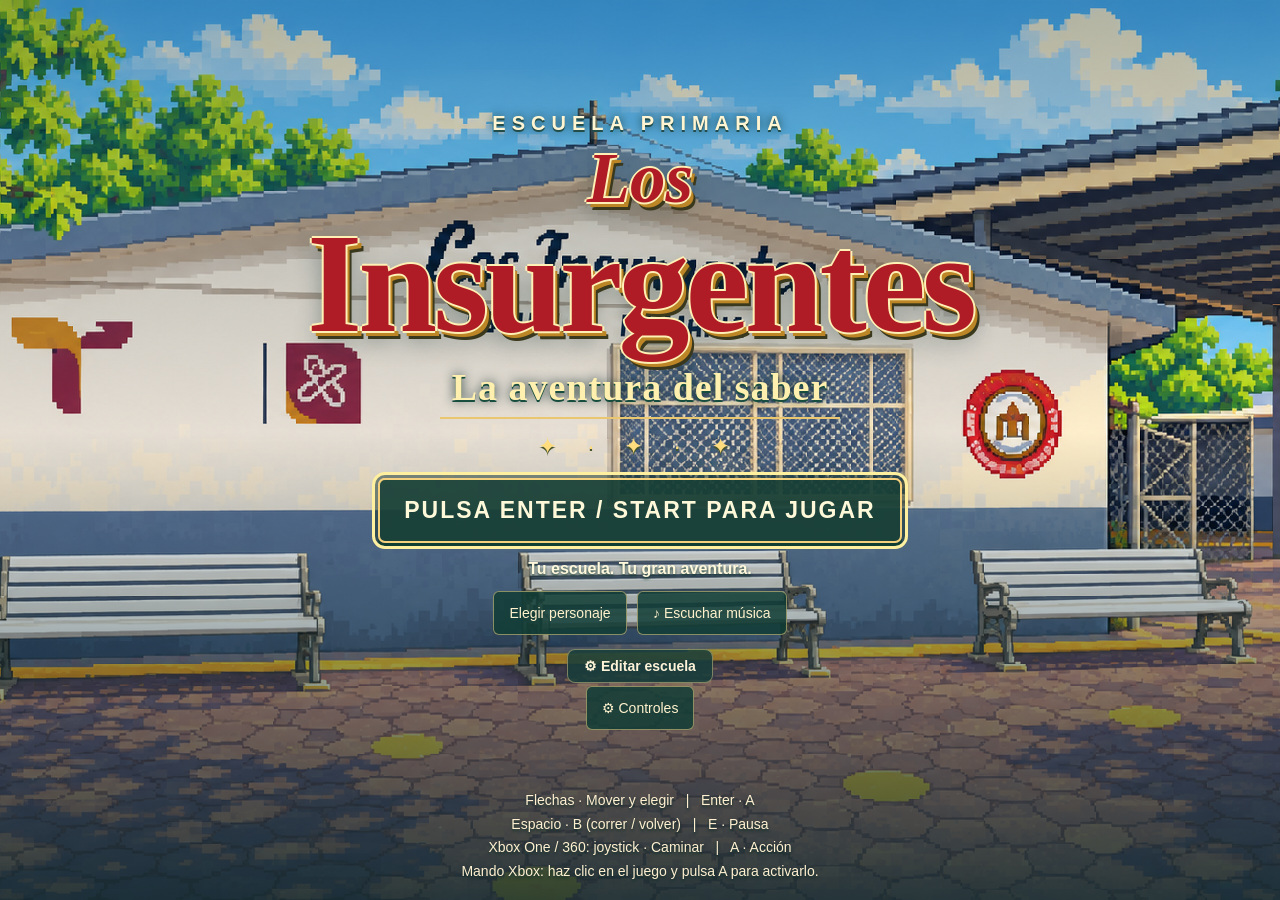
<file: index.html>
<!doctype html>
<html lang="es" data-version="v16-5cb8d84badb06101">
<head>
  <meta charset="utf-8">
  <meta name="viewport" content="width=device-width, initial-scale=1, viewport-fit=cover">
  <meta http-equiv="Cache-Control" content="no-cache">
  <meta name="theme-color" content="#142b2b">
  <meta name="description" content="La aventura del saber: explora Los Insurgentes, elige tu personaje, resuelve retos y juega con tus compañeros.">
  <title>Los Insurgentes · La aventura del saber</title>
  <link rel="icon" href="data:image/svg+xml,%3Csvg xmlns='http://www.w3.org/2000/svg' viewBox='0 0 64 64'%3E%3Crect width='64' height='64' rx='14' fill='%231a5554'/%3E%3Cpath d='M32 10l6 14 15 2-11 10 3 16-13-8-13 8 3-16-11-10 15-2z' fill='%23ffd168'/%3E%3C/svg%3E">
  <link id="game-style" rel="stylesheet" href="style.css?v=v16-5cb8d84badb06101">
  <link id="weather-style" rel="stylesheet" href="weather.css?v=v16-5cb8d84badb06101">
  <link id="controls-style" rel="stylesheet" href="controls.css?v=v16-5cb8d84badb06101">
  <link id="hide-seek-style" rel="stylesheet" href="hide-seek.css?v=v16-5cb8d84badb06101">
  <script defer src="bootstrap.js?v=v16-5cb8d84badb06101"></script>
</head>
<body>
  <main id="game-shell" aria-label="Aventura en la escuela Los Insurgentes">
    <canvas id="world" tabindex="0" aria-label="Terreno de la escuela. Flechas para moverte, Enter para A, espacio para B y correr, E para pausa y mapa."></canvas>
    <header id="hud">
      <div class="hud-title"><span id="player-name" class="school-name player-name" aria-label="Personaje que controlas">LOS INSURGENTES</span><span id="objective">Entra por el portón azul</span></div>
      <div class="hud-actions">
        <span class="score" aria-label="Estrellas conseguidas"><span id="stars">☆☆☆</span><small id="points">0 puntos</small></span>
        <button id="map-button" class="square-button" type="button" aria-label="Pausa, mapa y ayuda" title="Pausa y mapa (E)">Mapa</button>
        <button id="sound-button" class="square-button" type="button" aria-label="Activar sonido" aria-pressed="false" title="Activar sonido">♪</button>
      </div>
    </header>
    <div id="location-tag">Entrada · Los Insurgentes</div>
    <div id="interaction" hidden><span class="keycap">Enter / A</span> <span id="interaction-label"></span></div>
    <div id="oliver-invitation" class="speech-bubble" hidden><strong>Oliver</strong><span>¿Quieres jugar trompo conmigo?</span></div>
    <div id="criss-invitation" class="speech-bubble" hidden><strong>Criss</strong><span>¿Me ayudas a limpiar la explanada?</span></div>
    <div id="toast" role="status" aria-live="polite"></div>
    <div id="touch-controls" aria-label="Controles del juego">
      <div id="dpad" aria-label="Movimiento">
        <button type="button" data-direction="up" aria-label="Caminar hacia arriba">▲</button>
        <button type="button" data-direction="left" aria-label="Caminar a la izquierda">◀</button>
        <span class="dpad-center" aria-hidden="true"></span>
        <button type="button" data-direction="right" aria-label="Caminar a la derecha">▶</button>
        <button type="button" data-direction="down" aria-label="Caminar hacia abajo">▼</button>
      </div>
      <button id="action-button" type="button" aria-label="Interactuar"><strong>A</strong><span>Acción</span></button>
    </div>
    <footer id="keyboard-hint"><span id="movement-hint">Flechas · Caminar</span><span>Enter · A</span><span>Espacio · B</span><span>E · Pausa</span></footer>
    <div id="fade" aria-hidden="true"></div>
    <section id="start-screen" class="intro-screen" aria-labelledby="start-title">
      <img id="title-school" class="intro-background" alt="La Escuela Primaria Los Insurgentes en pixel art">
      <div class="intro-shade" aria-hidden="true"></div>
      <div class="title-composition">
        <p class="title-kicker">ESCUELA PRIMARIA</p>
        <h1 id="start-title"><span>Los</span>Insurgentes</h1>
        <p class="adventure-title">La aventura del saber</p>
        <div class="title-stars" aria-hidden="true">✦ · ✦ · ✦</div>
        <button id="start-button" class="start-button" type="button" disabled>Preparando aventura…</button>
        <p id="load-status" class="title-status" role="status">Cargando tu escuela</p>
        <button id="title-character" class="title-music" type="button" disabled>Elegir personaje</button>
        <button id="title-music" class="title-music" type="button" aria-pressed="false">♪ Escuchar música</button>
        <button class="title-editor" type="button" data-open-school-editor>⚙ Editar escuela</button>
      </div>
      <p class="title-controls">Enter / START · Comenzar<br>Xbox 360: joystick · Caminar &nbsp; | &nbsp; A · Acción</p>
    </section>
    <dialog id="character-dialog" aria-labelledby="character-title">
      <img id="character-background" class="character-background" alt="La escuela Los Insurgentes">
      <div class="character-shade"></div>
      <div class="character-content">
        <header class="character-heading"><div><p class="eyebrow">TU ESCUELA · TU AVENTURA</p><h2 id="character-title">Elige tu personaje</h2></div><button id="character-close" class="close-button" type="button" aria-label="Volver">✕</button></header>
        <div class="character-layout">
          <section class="character-stage"><div class="character-platform"><canvas id="character-preview" width="280" height="260" aria-label="Vista del personaje elegido"></canvas></div><h3 id="character-name"></h3><p id="character-role"></p><p id="character-detail"></p><button id="character-turn" class="uniform-button" type="button">↻ Girar personaje</button><button id="character-confirm" class="primary-button" type="button">Jugar</button><p class="character-note">Puedes cambiar de personaje desde el mapa y conservar tus estrellas.</p></section>
          <section class="character-roster" aria-label="Personajes de la escuela"><nav class="character-filters" aria-label="Filtrar personajes"><button type="button" data-character-filter="all" aria-pressed="true">Todos</button><button type="button" data-character-filter="student" aria-pressed="false">Alumnos</button><button type="button" data-character-filter="staff" aria-pressed="false">Personal</button></nav><div class="character-search-row"><label for="character-search">Buscar</label><input id="character-search" type="search" placeholder="Nombre del personaje" autocomplete="off"><span id="character-count"></span></div><div id="character-grid" class="character-grid"></div><p id="character-empty" hidden>No hay personajes con ese nombre.</p></section>
        </div><p class="character-help">Flechas / cruceta · Elegir &nbsp; Enter / A · Confirmar &nbsp; Espacio / B · Volver</p>
      </div>
    </dialog>
    <dialog id="welcome-dialog" class="welcome-scene" aria-labelledby="director-name">
      <img id="welcome-school" class="intro-background" alt="Fachada de la escuela Los Insurgentes en pixel art">
      <div class="welcome-shade" aria-hidden="true"></div>
      <img id="director-portrait" class="director-portrait" alt="El director José Guadalupe te da la bienvenida">
      <div class="director-speech">
        <h2 id="director-name">Director José Guadalupe</h2>
        <p id="director-message"></p>
        <div class="welcome-actions"><button id="welcome-uniform" class="uniform-button" type="button">Ver mi uniforme</button><button id="welcome-continue" class="primary-button" type="button">Enter / A · Comenzar aventura</button></div>
        <p class="menu-keyboard-help">Flechas · Elegir &nbsp; Enter · Confirmar</p>
      </div>
    </dialog>
    <dialog id="uniform-dialog" aria-labelledby="uniform-guide-title">
      <div class="uniform-director"><img id="uniform-director-portrait" alt="Director José Guadalupe"><div><p class="eyebrow">DIRECTOR JOSÉ GUADALUPE</p><h2 id="uniform-guide-title">Tu uniforme diario y de invierno</h2><p id="uniform-today"></p></div><button id="uniform-close" class="close-button" type="button" aria-label="Cerrar guía de uniformes">✕</button></div>
      <div class="keyboard-reader" tabindex="0" data-keyboard-scroll aria-label="Guía de uniformes: flechas para recorrer la imagen, Enter para pasar a la siguiente opción"><img id="uniform-poster" class="uniform-poster" alt="Guía escolar actualizada: uniforme de invierno con chamarra y pantalón rojo para niñas, azul marino para niños, polo roja y tenis blancos. Lunes gala; martes y jueves blanco y cuadros; miércoles y viernes polo roja y mezclilla. Educación Física según el horario del grupo."></div>
      <section class="uniform-winter-note" aria-label="Uniforme de invierno"><h3>❄ Uniforme de invierno</h3><p><strong>Chamarra y pantalón del conjunto escolar, polo roja y tenis blancos.</strong> Niñas: conjunto rojo. Niños: conjunto azul marino.</p><p>En el juego se activa automáticamente cuando la temperatura llega al límite elegido. Puedes ajustarlo en <strong>Mapa → Clima y uniforme de invierno</strong>.</p></section>
      <details class="uniform-readable"><summary>Leer los detalles de cada día</summary><div class="keyboard-reader" tabindex="0" data-keyboard-scroll aria-label="Detalles de los uniformes: flechas para leer, Enter para seguir"><dl id="uniform-daily-details"></dl><p>Todos los días: uniforme fajado, cabello limpio y peinado. Zapatos negros o tenis blancos según corresponda.</p></div></details>
      <button id="uniform-return" class="primary-button" type="button">Enter / A · Volver con el director</button>
      <p class="fine-print uniform-pad-help">Flechas · Elegir o leer &nbsp; Enter / A · Confirmar &nbsp; Espacio / B · Volver.</p>
    </dialog>
    <dialog id="trompo-dialog" aria-labelledby="trompo-title">
      <div class="trompo-heading"><h2 id="trompo-title">El reto del trompo</h2><div class="trompo-top-actions"><button id="trompo-pause" class="uniform-button" type="button" aria-pressed="false">Ⅱ Pausa</button><button id="trompo-close" class="close-button" type="button" aria-label="Volver a la explanada">✕</button></div></div>
      <div class="trompo-score"><span id="trompo-round">Ronda 1 de 3</span><b id="trompo-score">Tú 0 · Oliver 0</b></div>
      <canvas id="trompo-canvas" width="720" height="280" aria-label="Tú y Oliver lanzan sus trompos en la explanada"></canvas>
      <div id="trompo-meter" class="launch-meter" aria-label="Fuerza del lanzamiento"><span class="gold-zone"></span><span id="trompo-needle"></span></div>
      <p id="trompo-message" role="status" aria-live="polite"></p>
      <button id="trompo-action" class="primary-button" type="button">Enter / A · Lanzar trompo</button>
      <p class="trompo-help">Enter / A · Lanzar o continuar &nbsp; E / START · Pausa &nbsp; Espacio / B · Patio. Gana el trompo que gira más tiempo.</p>
    </dialog>
    <dialog id="theater-dialog" aria-labelledby="theater-title">
      <header class="theater-header"><div><p id="theater-player" class="theater-player"></p><h2 id="theater-title">El teatro de Los Insurgentes</h2></div><div class="theater-top-buttons"><button id="theater-sound" type="button" aria-label="Silenciar ensayo" aria-pressed="true">♫</button><button id="theater-pause" type="button">Ⅱ Pausa</button><button id="theater-close" type="button">✕ Explanada</button></div></header>
      <div class="theater-stats"><div><small>PUNTOS</small><strong id="theater-score">0</strong></div><div><small>RÉCORD</small><strong id="theater-record">0</strong></div><div><small>RACHA</small><strong id="theater-combo">0</strong></div><div><small>PRECISIÓN</small><strong id="theater-accuracy">—</strong></div></div>
      <div class="theater-timeline"><progress id="theater-progress" value="0" max="156" aria-label="Avance de la canción"></progress><span id="theater-time">0:00 / 2:36</span></div>
      <div class="theater-layout">
        <figure class="theater-stage-panel"><div class="theater-scene-wrap"><canvas id="theater-scene" width="960" height="640" aria-label="Maestro Ángel toca la guitarra, seis alumnos cantan con notas musicales y el resto de los alumnos, los profes y el director observan desde la explanada"></canvas></div><figcaption><strong>Tu escuela, haciendo música</strong><span>Maestro Ángel en la guitarra · Coro de compañeros · Profes y director en el público</span></figcaption></figure>
        <section class="theater-rhythm-panel" aria-label="Sigue las flechas al ritmo de la canción">
          <div class="theater-board"><canvas id="theater-lanes" tabindex="0" width="360" height="420" aria-label="Juego de ritmo: pulsa izquierda, abajo, arriba o derecha cuando la flecha llegue a la marca superior; E para pausar"></canvas>
            <div id="theater-overlay" class="theater-overlay"><div><p class="theater-kicker">ENSAYO CON EL MAESTRO ÁNGEL</p><h3 id="theater-overlay-title">¡La escuela hace música!</h3><p id="theater-overlay-copy"></p><label id="theater-mode-row" class="theater-select">Cómo quieres ensayar<select id="theater-mode"><option value="easy">Ensayo tranquilo · menos flechas</option><option value="hard">Reto del ritmo · más flechas</option></select></label><label id="theater-offset-row" class="theater-select">Ajuste del ritmo<select id="theater-offset"><option value="-250">Antes · 250 ms</option><option value="-200">Antes · 200 ms</option><option value="-150">Antes · 150 ms</option><option value="-100">Antes · 100 ms</option><option value="-50">Antes · 50 ms</option><option value="0">Al ritmo · normal</option><option value="50">Después · 50 ms</option><option value="100">Después · 100 ms</option><option value="150">Después · 150 ms</option><option value="200">Después · 200 ms</option><option value="250">Después · 250 ms</option></select></label><button id="theater-play" class="theater-play" type="button">Enter / A · Sí, ensayar</button><p class="theater-menu-help">↑ ↓ · Elegir &nbsp; ← → · Cambiar &nbsp; Enter · Confirmar<br>Si usas audio Bluetooth, puedes ajustar el ritmo.</p></div></div>
          </div>
          <p id="theater-now" class="theater-now" role="status" aria-live="polite">Pulsa la flecha cuando llegue a la marca</p>
          <div class="theater-dpad" aria-label="Flechas del ensayo"><button type="button" data-theater-direction="0" aria-label="Tocar flecha izquierda">←</button><button type="button" data-theater-direction="1" aria-label="Tocar flecha abajo">↓</button><button type="button" data-theater-direction="2" aria-label="Tocar flecha arriba">↑</button><button type="button" data-theater-direction="3" aria-label="Tocar flecha derecha">→</button></div>
          <p id="theater-mode-info" class="theater-mode-info"></p>
        </section>
      </div>
      <footer class="theater-help">Flechas · Tocar al ritmo &nbsp; Enter / A · Confirmar &nbsp; E / START · Pausa &nbsp; Espacio / B · Explanada</footer>
    </dialog>
    <dialog id="criss-dialog" aria-labelledby="criss-name">
      <header class="criss-dialog-heading"><p class="eyebrow">UNA MISIÓN PARA CUIDAR TU ESCUELA</p><button id="criss-close" class="close-button" type="button" aria-label="Volver al patio">✕</button></header>
      <div class="criss-dialog-scene"><canvas id="criss-portrait" width="200" height="230" role="img" aria-label="Criss te invita a limpiar la explanada"></canvas><div><h2 id="criss-name">Criss</h2><p id="criss-message"></p><p class="criss-mission-note">9 residuos · 90 segundos · 3 botes · Orgánica e inorgánica</p></div></div>
      <div class="criss-dialog-actions"><button id="criss-accept" class="primary-button" type="button">Enter / A · ¡Sí, te ayudo!</button><button id="criss-later" class="uniform-button" type="button">Después</button></div>
      <p class="menu-keyboard-help">Flechas / cruceta · Elegir &nbsp; Enter / A · Confirmar &nbsp; Espacio / B · Volver</p>
    </dialog>
    <dialog id="playground-dialog" aria-labelledby="playground-title">
      <header class="playground-heading"><div><p id="playground-subtitle" class="eyebrow"></p><h2 id="playground-title"></h2></div><div class="playground-top-actions"><button id="playground-sound" class="uniform-button" type="button" aria-label="Silenciar sonido" aria-pressed="true">♫</button><button id="playground-pause" class="uniform-button" type="button">Ⅱ Pausa</button><button id="playground-close" class="uniform-button" type="button">✕ Patio</button></div></header>
      <div class="playground-stats"><strong id="playground-score"></strong><span id="playground-record"></span><div id="playground-timer" class="cleanup-timer" hidden><span aria-hidden="true">⌛</span><div><small>TIEMPO</small><strong id="cleanup-time" role="timer" aria-live="off" aria-label="Tiempo restante: 1 minuto 30 segundos">1:30</strong></div></div></div>
      <canvas id="playground-canvas" width="720" height="420" aria-label="Reto con tus compañeros"></canvas>
      <p id="playground-message" role="status" aria-live="polite"></p>
      <div class="playground-controls"><div id="playground-directions" aria-label="Movimiento"><button type="button" data-playground-direction="up" aria-label="Arriba">↑</button><button type="button" data-playground-direction="left" aria-label="Izquierda">←</button><button type="button" data-playground-direction="down" aria-label="Abajo">↓</button><button type="button" data-playground-direction="right" aria-label="Derecha">→</button></div><button id="playground-action" class="primary-button" type="button">Enter / A · ¡Vamos!</button></div>
      <p class="playground-help">Flechas / joystick · Mover &nbsp; Enter / A · Acción &nbsp; E / START · Pausa &nbsp; Espacio / B · Patio</p>
    </dialog>
    <dialog id="missions-dialog" aria-labelledby="missions-title">
      <header class="mission-heading"><canvas id="missions-portrait" width="100" height="120" aria-hidden="true"></canvas><div><p id="missions-commission" class="eyebrow"></p><h2 id="missions-title"></h2><p id="missions-host"></p></div><button id="missions-close" class="close-button" type="button" aria-label="Volver a la escuela">✕</button></header>
      <p id="missions-copy" class="mission-invitation"></p>
      <div class="mission-status"><strong id="missions-progress"></strong><span id="missions-record"></span><div id="missions-timer" class="cleanup-timer" hidden><span aria-hidden="true">⌛</span><div><small>TIEMPO</small><strong id="missions-time" role="timer" aria-live="off">3:30</strong></div></div><button id="missions-sound" class="uniform-button" type="button" aria-pressed="true" aria-label="Silenciar sonido">♫</button><button id="missions-pause" class="uniform-button" type="button">Ⅱ Pausa</button></div>
      <canvas id="missions-canvas" width="720" height="460" tabindex="0" aria-label="Actividad con los maestros"></canvas>
      <section id="missions-questions" hidden aria-label="Responde la misión"><h3 id="missions-prompt"></h3><div id="missions-answers" class="mission-answers"></div></section>
      <p id="missions-message" class="mission-feedback" role="status" aria-live="polite"></p>
      <div id="missions-drawing-controls" hidden><p class="mission-color-hint">Clave de color: el número de cada zona indica qué color usar.</p><div id="missions-palette" class="mission-palette" aria-label="Elige el color de la cubeta"></div><div class="mission-dpad" aria-label="Mover la cubeta"><button type="button" data-mission-direction="up" aria-label="Cubeta hacia arriba">↑</button><button type="button" data-mission-direction="left" aria-label="Cubeta a la izquierda">←</button><button type="button" data-mission-direction="down" aria-label="Cubeta hacia abajo">↓</button><button type="button" data-mission-direction="right" aria-label="Cubeta a la derecha">→</button></div></div>
      <button id="missions-action" class="primary-button" type="button">Enter / A · Comenzar</button>
      <p id="missions-help" class="fine-print">Flechas / palanca · Mover o elegir &nbsp; Enter / A · Confirmar &nbsp; E / START · Pausa &nbsp; Espacio / B · Volver</p>
    </dialog>
    <dialog id="quiz-dialog" aria-labelledby="quiz-title">
      <div class="dialog-top"><p id="quiz-subject" class="eyebrow"></p><span id="quiz-progress"></span></div>
      <h2 id="quiz-title"></h2>
      <p id="passage" class="passage" hidden></p>
      <p id="question" class="question"></p>
      <div id="answers"></div>
      <p id="feedback" role="status" aria-live="polite"></p>
      <button id="next-question" class="primary-button" type="button" hidden>Continuar</button>
      <p class="fine-print">Flechas · Elegir respuesta &nbsp; Enter · Responder o continuar. Tómate tu tiempo.</p>
    </dialog>
    <dialog id="map-dialog" aria-labelledby="map-title">
      <div class="dialog-top"><h2 id="map-title">Pausa · Tu escuela</h2><button id="close-map" class="uniform-button" type="button" aria-label="Volver al juego">Volver al juego</button></div>
      <p class="menu-keyboard-help">Flechas · Elegir &nbsp; Enter / A · Confirmar &nbsp; E / START o Espacio / B · Volver</p>
      <div class="map-layout">
        <div class="map-image-wrap"><img id="overview-image" src="assets/mapa.png" alt="Plano de Los Insurgentes: salones al norte; teatro al oeste del patio y sala de usos múltiples al este con el mural unido. La plazuela de la fuente tiene cercas fijas y una reja con puerta central al patio; entrada azul al sureste y portón Bicentenario al suroeste."><span id="map-player" aria-label="Tu posición"></span><span class="map-pin pin-fountain">1</span><span class="map-pin pin-room">2</span><span class="map-pin pin-field">3</span></div>
        <div class="map-guide"><p>Consigue una estrella en cada lugar. Puedes hacerlo en el orden que prefieras.</p><ol><li><b>La fuente</b><span>Resuelve dos sumas.</span></li><li><b id="map-classroom-name">Salón 3.º A</b><span>Entra por la puerta azul y lee en el pizarrón.</span></li><li><b>La cancha</b><span>Descubre números y patea el balón con Enter o A.</span></li></ol><p>Habla con Romina en la explanada para jugar escondidas. Busca a Oliver frente a los salones para retarlo al trompo.</p><p>En el teatro, a la izquierda de la explanada, puedes ensayar una canción con el maestro Ángel. Acércate a las escaleras y pulsa Enter o A.</p><p class="fine-print">Flechas para moverte; Enter es A. Mantén espacio (B) para correr. E abre o cierra la pausa y el mapa. En teléfono: cruceta y A.</p><div class="keyboard-options"><button id="map-run" class="uniform-button" type="button" aria-pressed="false">Paso: caminar</button><button id="map-sound" class="uniform-button" type="button" aria-pressed="true">♫ Sonido activado</button></div><p class="controller-help">Xbox 360: joystick o cruceta para caminar; A para actuar; B para correr o cerrar; X / START para abrir el mapa; Y para sonido. En los retos, elige con la cruceta y confirma con A.</p><a class="download-link" href="https://github.com/User58381/los-insurgentes/archive/refs/heads/main.zip">Descargar para jugar sin internet</a></div>
        <section class="adventure-tools"><h3>Juega con tus compañeros</h3><p>Encuéntralos en la escuela o elige un reto aquí. Habla con Criss para desbloquear su misión.</p><div id="challenge-list" class="challenge-list"></div><button id="map-character" class="uniform-button" type="button">Cambiar personaje</button></section>
        <section class="adventure-tools"><h3>Misiones de los maestros</h3><p>Habla con cada docente para aprender con su comisión. El dibujo se juega dentro del salón con el maestro Ángel.</p><div id="teacher-mission-list" class="challenge-list"></div></section>
        <section class="adventure-tools"><h3>Tu partida</h3><p id="adventure-save-status" role="status">Se guarda automáticamente en este navegador.</p><div class="backup-buttons"><button id="adventure-export" class="uniform-button" type="button">Guardar copia completa</button><button id="adventure-import" class="uniform-button" type="button">Restaurar copia</button></div><input id="adventure-import-file" type="file" accept=".json,application/json" hidden><p class="fine-print">Incluye estrellas, puntos, personaje, retos, ajustes de la escuela y récords de Pac-Man y teatro.</p><p id="update-status" class="fine-print" role="status">Las actualizaciones conservan tu partida.</p></section>
        <section class="school-tools"><button class="uniform-button" type="button" data-open-school-editor>⚙ Editar escuela</button><p>Cambia las etiquetas de los edificios y los grupos de los profes. Guarda una copia o actualiza los archivos del juego.</p></section>
        <section class="uniform-settings" aria-labelledby="uniform-title">
          <div class="uniform-control"><label id="uniform-title" for="school-day">Uniforme del grupo</label><select id="school-day"><option value="auto">Hoy · automático</option><option value="1">Lunes · gala</option><option value="2">Martes · blanco y cuadros</option><option value="3">Miércoles · polo rojo</option><option value="4">Jueves · blanco y cuadros</option><option value="5">Viernes · polo rojo</option></select></div>
          <p id="uniform-summary"></p>
          <button id="map-weather" class="uniform-button" type="button">🌡 Clima y uniforme de invierno</button>
          <button id="map-uniform" class="uniform-button" type="button">Ver guía de uniformes</button>
          <p class="uniform-help">Cambian con el día de Nuevo Laredo. Puedes elegir otro día para ver su uniforme. El fin de semana conservan el de viernes. El frío activa el conjunto de invierno; configura el límite en Clima. Educación Física se elige según el horario del grupo.</p>
          <details class="class-roster"><summary id="class-roster-title">3.º A · alumnos</summary><ol id="class-list" tabindex="0" data-keyboard-scroll aria-label="Alumnos: flechas para leer y Enter para seguir"></ol></details>
          <details class="class-roster"><summary>Personal de la escuela</summary><ol id="teacher-list" tabindex="0" data-keyboard-scroll aria-label="Personal: flechas para leer y Enter para seguir"></ol></details>
          <p class="uniform-help">Acércate a los alumnos y al personal para ver sus nombres.</p>
        </section>
      </div>
    </dialog>
    <dialog id="pacman-dialog" aria-labelledby="pacman-title">
      <header class="pac-header"><div><p id="pacman-player" class="pac-player"></p><h2 id="pacman-title">PAC-MAN <span>EDUCATIVO</span></h2></div><div class="pac-top-buttons"><button id="pacman-pause" type="button">Ⅱ Pausa</button><button id="pacman-close" type="button" aria-label="Volver al salón">✕ Salón</button></div></header>
      <div class="pac-stats"><div><small>PUNTOS</small><strong id="pacman-score">0</strong></div><div><small>RÉCORD</small><strong id="pacman-record">0</strong></div><div><small>NIVEL</small><strong id="pacman-level">1</strong></div><div><small>VIDAS</small><strong id="pacman-lives" aria-label="Vidas restantes">♥♥♥</strong></div></div>
      <div class="pac-lesson"><p id="pacman-operation">Busca una bolita grande</p><span id="pacman-power">SIN PODER</span><div id="pacman-answers" class="pac-answers" aria-label="Respuestas en los fantasmas" hidden><span id="pacman-answer-0"></span><span id="pacman-answer-1"></span><span id="pacman-answer-2"></span><span id="pacman-answer-3"></span></div></div>
      <div class="pac-board"><canvas id="pacman-canvas" tabindex="0" width="420" height="460" aria-label="Laberinto de Pac-Man. Flechas para moverte, Enter para jugar, E para pausar y espacio para volver al salón. Come una bolita grande y alcanza al fantasma que lleva la respuesta correcta."></canvas><div id="pacman-overlay" class="pac-overlay"><div><p class="pac-kicker">LA MAQUINITA DEL SALÓN</p><h3 id="pacman-overlay-title">PAC-MAN EDUCATIVO</h3><p id="pacman-overlay-copy"></p><label id="pacman-range-row" class="pac-range">Tus sumas<select id="pacman-range"><option value="9">Sumas sencillas · 0 a 9</option><option value="49">Sumas de dos cifras · 0 a 49</option></select></label><button id="pacman-start" class="pac-start" type="button">A / Enter · Jugar</button></div></div></div>
      <p id="pacman-message" class="pac-message" role="status" aria-live="polite"></p>
      <footer class="pac-footer"><div class="pac-dpad" aria-label="Movimiento de Pac-Man"><button type="button" data-pac-direction="up" aria-label="Pac-Man hacia arriba">▲</button><button type="button" data-pac-direction="left" aria-label="Pac-Man hacia la izquierda">◀</button><span></span><button type="button" data-pac-direction="right" aria-label="Pac-Man hacia la derecha">▶</button><button type="button" data-pac-direction="down" aria-label="Pac-Man hacia abajo">▼</button></div><p>Flechas · Mover o elegir<br>Enter / A · Jugar o confirmar<br>En el menú: ← → cambia las sumas<br>E / START · Pausa &nbsp; Espacio / B · Salón</p></footer>
    </dialog>
    <dialog id="school-editor" aria-labelledby="school-editor-title">
      <div class="school-editor-heading"><div><p class="eyebrow">TU ESCUELA, A TU MANERA</p><h2 id="school-editor-title">Editar escuela</h2></div><button id="school-editor-close" class="close-button" type="button" aria-label="Cerrar editor de la escuela">✕</button></div>
      <p class="menu-keyboard-help">↑ ↓ · Cambiar de campo &nbsp; ← → · Cambiar grado &nbsp; Enter · Elegir o avanzar. Escribe para editar nombres y grupos.</p>
      <p id="school-save-status" class="school-save-status" role="status" aria-live="polite"></p>
      <div class="school-editor-tabs" aria-label="Qué quieres editar"><button type="button" data-school-tab="labels" aria-pressed="true">Salones y edificios</button><button type="button" data-school-tab="teachers" aria-pressed="false">Profes y grupos</button></div>
      <div id="school-label-panel" class="school-label-panel">
        <aside class="school-editor-map"><h3>Ubica cada edificio</h3><p>Toca un número del mapa para editar su etiqueta.</p><canvas id="school-map-canvas" width="1215" height="1295" aria-label="Mapa numerado de los edificios. También puedes elegirlos en la lista de etiquetas."></canvas><p id="school-selected-building" class="school-map-caption"></p></aside>
        <section aria-labelledby="school-labels-title"><h3 id="school-labels-title">Etiquetas del mapa</h3><p class="school-editor-help">Cada número corresponde a un edificio. Cambia sus etiquetas para ubicar los salones. Los profes siguen la etiqueta de su grupo y la entrada jugable sigue al salón del maestro Ángel.</p><div class="school-official-tools"><button id="school-apply-layout" class="uniform-button" type="button">Usar salones de esta versión</button><p>Aplica la distribución enviada por el maestro Ángel. Los profesores siguen a su grupo y los avances se conservan.</p></div><div id="school-label-rows"></div></section>
      </div>
      <section id="school-teacher-panel" hidden aria-labelledby="school-teachers-title"><h3 id="school-teachers-title">Qué grupo imparte cada profe</h3><p class="school-editor-help">Los grupos están ajustados a tu lista. Puedes cambiarlos, escribir una materia o un cargo, y ver a qué edificio corresponde cada salón.</p><div class="school-official-tools"><button id="school-apply-list" class="uniform-button" type="button">Aplicar lista de maestros</button><p>Restablece los grupos de la lista. Las etiquetas y ubicaciones que editaste se conservan.</p></div><div id="school-teacher-rows"></div></section>
      <div class="school-save-tools"><div><h3>Llévate tus ajustes</h3><p>Exporta las etiquetas y los grupos. Importa ese archivo para usarlos en otro navegador.</p></div><div class="school-save-buttons"><button id="school-export" class="uniform-button" type="button">↓ Exportar guardado</button><button id="school-import" class="uniform-button" type="button">↑ Importar guardado</button><input id="school-import-file" type="file" accept=".json,application/json" hidden></div></div>
      <div class="school-refresh-tools"><div><h3>Actualizar el juego</h3><p>Comprueba si hay una versión nueva. Se aplicará al cerrar el editor y volver al juego; tus avances se conservan.</p></div><button id="school-clear-cache" class="uniform-button" type="button">↻ Buscar actualización</button></div>
      <p class="school-editor-help">Los ajustes se guardan en este navegador. Una copia exportada te permite recuperarlos si borras los datos del navegador.</p>
    </dialog>
    <dialog id="victory-dialog" aria-labelledby="victory-title">
      <p class="eyebrow">RETO COMPLETADO</p><div class="victory-stars" aria-hidden="true">★ ★ ★</div>
      <h2 id="victory-title">¡Las tres estrellas son tuyas!</h2>
      <p>Exploraste tu escuela y superaste los retos de sumas, lectura y números.</p>
      <p id="final-score"></p>
      <button id="continue-button" class="primary-button" type="button">Seguir explorando</button>
      <button id="restart-button" class="text-button" type="button">Empezar otra aventura</button>
      <p class="fine-print">Flechas · Elegir &nbsp; Enter · Confirmar</p>
    </dialog>
    <noscript><div class="noscript-message">Activa JavaScript para jugar esta aventura.</div></noscript>
  </main>
</body>
</html>
</file>
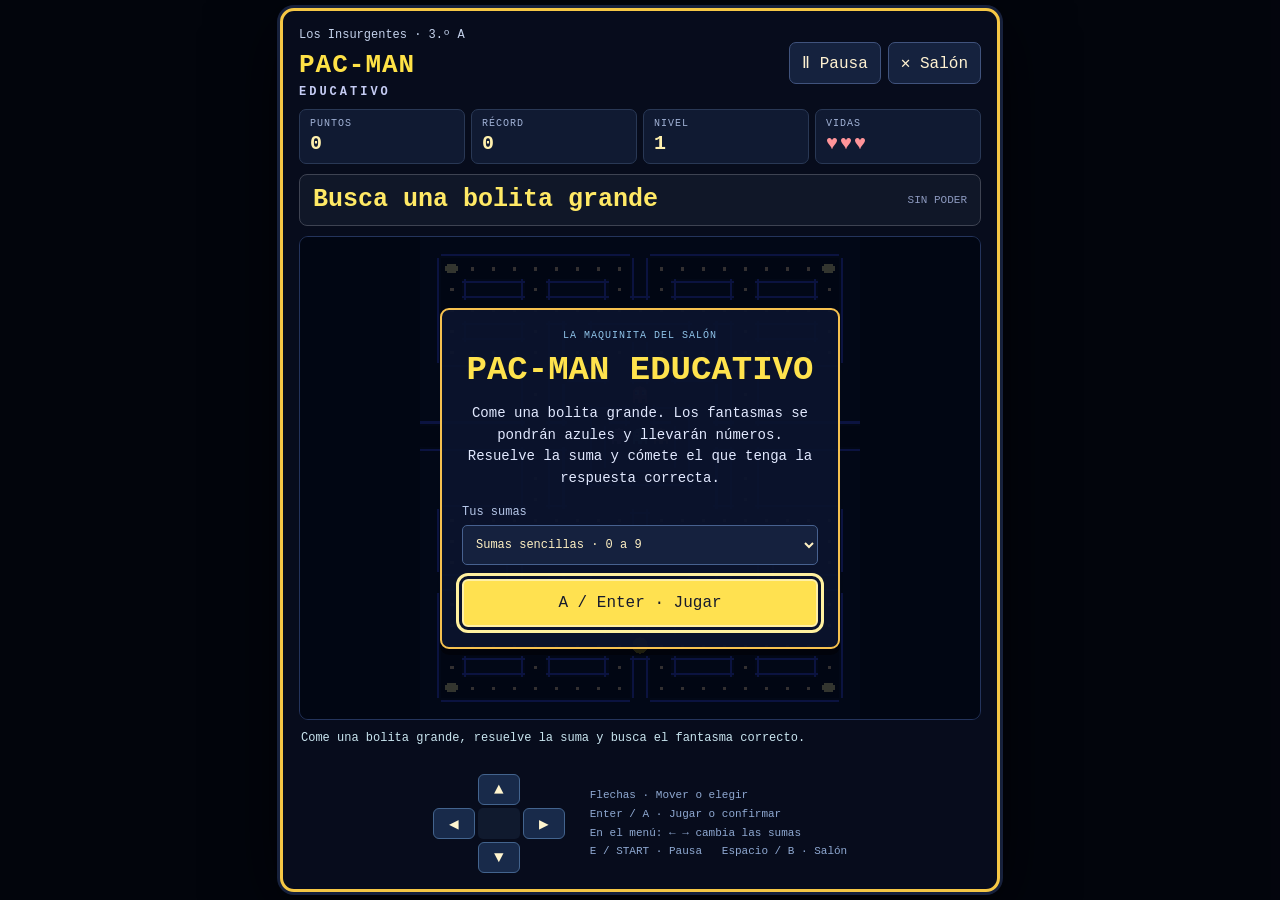
<file: Pacman_Educativo_Web.html>
<!doctype html>
<html lang="es"><head><meta charset="utf-8"><meta name="viewport" content="width=device-width,initial-scale=1,viewport-fit=cover"><meta name="theme-color" content="#070c1c"><title>Pac-Man educativo · Los Insurgentes</title><style>*{box-sizing:border-box}html,body{margin:0;min-height:100%;background:#070c1c;color:#fff4d9;font-family:Consolas,'Courier New',monospace}body{touch-action:none}[hidden]{display:none!important}#standalone-home{min-height:100dvh;display:grid;place-items:center;text-align:center;padding:24px}#standalone-home>div{max-width:420px}#standalone-home h1{color:#ffe34d}#standalone-home p{line-height:1.7;color:#c4d3f1}#standalone-play{font:inherit;background:#ffe150;color:#0b142d;border:2px solid #fff4b9;border-radius:7px;padding:14px 22px;cursor:pointer}
/* Pac-Man educativo: styles also used by the standalone web edition. */
#pacman-dialog{position:fixed;inset:0;margin:auto;width:min(720px,calc(100% - 16px));height:min(960px,calc(100dvh - 16px));max-width:none;max-height:none;padding:16px;background:#070c1c;color:#fff4d9;border:3px solid #f5c745;border-radius:14px;box-shadow:0 0 0 3px #17213c,0 15px 70px #000a;font-family:Consolas,'Courier New',monospace;touch-action:none;overflow:hidden;color-scheme:dark}
#pacman-dialog[open]{display:flex;flex-direction:column;gap:10px}#pacman-dialog::backdrop{background:#03050ce8}
#pacman-dialog button,#pacman-dialog select{font:inherit;cursor:pointer}#pacman-dialog button:focus-visible,#pacman-dialog select:focus-visible{outline:3px solid #fff3ad;outline-offset:3px}
.pac-header{display:flex;align-items:center;justify-content:space-between;gap:12px;flex-shrink:0}.pac-header h2{font-size:26px;line-height:1.15;letter-spacing:1px;margin:0;color:#ffe246}.pac-header h2 span{display:block;font-size:12px;letter-spacing:3px;color:#c5ccf4;margin-top:5px}.pac-player{font-size:12px;line-height:1.4;color:#c4d2ec;margin:0 0 7px;max-width:340px}.pac-top-buttons{display:flex;gap:7px}.pac-top-buttons button{padding:10px 12px;min-height:42px;border:1px solid #40537d;border-radius:7px;background:#15223e;color:#fff2d1;font-size:13px}.pac-top-buttons button:hover{background:#263859}
.pac-stats{display:grid;grid-template-columns:repeat(4,1fr);gap:6px;flex-shrink:0}.pac-stats>div{background:#101a32;border:1px solid #293855;border-radius:7px;padding:8px 10px;min-width:0}.pac-stats small{display:block;color:#a1b2d6;font-size:10px;letter-spacing:1px;margin-bottom:3px}.pac-stats strong{display:block;color:#fff0ad;font-size:20px;white-space:nowrap}.pac-stats>div:last-child strong{color:#ff9499;letter-spacing:2px}
.pac-lesson{position:relative;display:grid;grid-template-columns:1fr auto;gap:7px 12px;align-items:center;background:#101728;border:1px solid #3e4352;border-radius:8px;padding:10px 13px;flex-shrink:0}.pac-lesson>p{font-size:clamp(17px,3.6vw,25px);font-weight:bold;color:#ffe965;margin:0;line-height:1.2}.pac-lesson>span{font-size:11px;color:#8d9ac0;white-space:nowrap}.pac-lesson>span.pac-power-on{color:#a0fcca;font-weight:bold}.pac-answers{grid-column:1/-1;display:flex;gap:9px}.pac-answers span{min-width:34px;text-align:center;color:var(--ghost-color);border:1px solid var(--ghost-color);border-radius:4px;background:#030915;padding:2px 9px;font-size:16px;font-weight:bold}
.pac-board{position:relative;display:flex;align-items:center;justify-content:center;min-height:0;flex:1;background:#030815;overflow:hidden;border:1px solid #24345c;border-radius:9px}.pac-board>canvas{display:block;max-width:100%;max-height:100%;width:auto;height:100%;object-fit:contain;image-rendering:pixelated;image-rendering:crisp-edges}
.pac-overlay{position:absolute;inset:0;display:grid;place-items:center;padding:18px;background:#020713cd;text-align:center}.pac-overlay>div{width:min(400px,100%);border:2px solid #f6c14f;border-radius:9px;padding:20px;background:#0b142def;box-shadow:0 6px 0 #0006}.pac-kicker{font-size:10px;letter-spacing:1px;color:#8fc3e9;margin:0 0 11px}.pac-overlay h3{font-size:clamp(24px,5vw,34px);color:#ffe34d;line-height:1.1;margin:0 0 14px}.pac-overlay p:not(.pac-kicker){font-size:14px;line-height:1.55;color:#e2e9ff;margin:0 0 15px}.pac-start{background:#ffe150;border:2px solid #fff0a5;border-radius:6px;color:#171b2d;font-size:16px;font-weight:bold;padding:13px 16px;width:100%;min-height:46px}.pac-start:hover{background:#ffeb86}.pac-range{display:grid;gap:6px;text-align:left;font-size:12px;color:#b6c7e9;margin-bottom:14px}.pac-range select{background:#15213e;color:#fff1c3;border:1px solid #47618f;border-radius:5px;padding:9px;font-size:13px;min-height:40px}
.pac-message{flex-shrink:0;color:#c9e5ef;font-size:12px;line-height:1.4;min-height:34px;margin:0;padding:0 2px}.pac-footer{display:flex;align-items:center;justify-content:center;gap:25px;flex-shrink:0}.pac-footer>p{font-size:11px;color:#8fa9d2;line-height:1.7;margin:0}.pac-dpad{display:grid;grid-template-columns:repeat(3,42px);grid-template-rows:repeat(3,31px);gap:3px}.pac-dpad button{font-size:18px;background:#182a4a;border:1px solid #43648e;border-radius:6px;color:#fff5cf;min-width:42px}.pac-dpad button:active{background:#37598b}.pac-dpad [data-pac-direction=up]{grid-column:2}.pac-dpad [data-pac-direction=left]{grid-column:1;grid-row:2}.pac-dpad span{grid-column:2;grid-row:2;background:#101a2e;border-radius:5px}.pac-dpad [data-pac-direction=right]{grid-column:3;grid-row:2}.pac-dpad [data-pac-direction=down]{grid-column:2;grid-row:3}
@media(max-width:480px){#pacman-dialog{padding:11px;gap:8px;border-radius:10px}.pac-header h2{font-size:21px}.pac-header h2 span{font-size:10px;letter-spacing:2px}.pac-player{max-width:190px;font-size:10px}.pac-top-buttons button{font-size:11px;padding:7px 9px;min-height:38px}.pac-stats>div{padding:7px}.pac-stats strong{font-size:17px}.pac-stats small{font-size:9px}.pac-lesson{padding:9px 10px;gap:6px}.pac-lesson>span{font-size:10px}.pac-answers span{font-size:15px;min-width:31px;padding:2px 7px}.pac-overlay{padding:12px}.pac-overlay>div{padding:16px}.pac-overlay p:not(.pac-kicker){font-size:13px}.pac-footer{gap:18px}.pac-footer>p{font-size:10px}.pac-dpad{grid-template-columns:repeat(3,39px);grid-template-rows:repeat(3,29px)}.pac-dpad button{min-width:39px}.pac-message{font-size:11px;min-height:30px}}
@media(max-height:600px) and (min-width:600px){#pacman-dialog[open]{display:grid;grid-template-columns:minmax(280px,1fr) 220px;grid-template-rows:auto auto auto 1fr;width:min(980px,calc(100% - 16px));height:calc(100dvh - 16px);gap:8px 15px}.pac-header{grid-column:1/-1}.pac-stats{grid-column:2;grid-row:2}.pac-lesson{grid-column:2;grid-row:3;grid-template-columns:1fr}.pac-lesson>p{font-size:20px}.pac-lesson>span{font-size:10px}.pac-board{grid-column:1;grid-row:2/5;height:100%}.pac-footer{grid-column:2;grid-row:4;align-self:end;gap:9px;flex-direction:column}.pac-message{display:none}.pac-stats strong{font-size:14px}.pac-stats small{font-size:8px}.pac-stats>div{padding:6px 3px}.pac-header h2{font-size:20px}.pac-header h2 span{display:inline;font-size:11px;margin-left:7px}.pac-player{margin-bottom:3px}.pac-overlay p:not(.pac-kicker){font-size:12px}.pac-overlay>div{padding:14px}.pac-range{margin-bottom:9px}}
/* End Pac-Man styles. */
.keyboard-choice{outline:3px solid #fff09f!important;outline-offset:3px!important}
</style></head><body>
<main id="standalone-home" hidden><div><h1>PAC-MAN EDUCATIVO</h1><p>Resuelve sumas persiguiendo al fantasma que lleva la respuesta correcta.</p><button id="standalone-play" type="button">Volver a jugar</button><p>Flechas o WASD · Movimiento<br>A / Enter · Comenzar<br>E / START · Pausa<br>Espacio / B · Salir</p></div></main>
    <dialog id="pacman-dialog" aria-labelledby="pacman-title">
      <header class="pac-header"><div><p id="pacman-player" class="pac-player"></p><h2 id="pacman-title">PAC-MAN <span>EDUCATIVO</span></h2></div><div class="pac-top-buttons"><button id="pacman-pause" type="button">Ⅱ Pausa</button><button id="pacman-close" type="button" aria-label="Volver al salón">✕ Salón</button></div></header>
      <div class="pac-stats"><div><small>PUNTOS</small><strong id="pacman-score">0</strong></div><div><small>RÉCORD</small><strong id="pacman-record">0</strong></div><div><small>NIVEL</small><strong id="pacman-level">1</strong></div><div><small>VIDAS</small><strong id="pacman-lives" aria-label="Vidas restantes">♥♥♥</strong></div></div>
      <div class="pac-lesson"><p id="pacman-operation">Busca una bolita grande</p><span id="pacman-power">SIN PODER</span><div id="pacman-answers" class="pac-answers" aria-label="Respuestas en los fantasmas" hidden><span id="pacman-answer-0"></span><span id="pacman-answer-1"></span><span id="pacman-answer-2"></span><span id="pacman-answer-3"></span></div></div>
      <div class="pac-board"><canvas id="pacman-canvas" tabindex="0" width="420" height="460" aria-label="Laberinto de Pac-Man. Flechas para moverte, Enter para jugar, E para pausar y espacio para volver. Come una bolita grande y alcanza al fantasma que lleva la respuesta correcta."></canvas><div id="pacman-overlay" class="pac-overlay"><div><p class="pac-kicker">LA MAQUINITA DEL SALÓN</p><h3 id="pacman-overlay-title">PAC-MAN EDUCATIVO</h3><p id="pacman-overlay-copy"></p><label id="pacman-range-row" class="pac-range">Tus sumas<select id="pacman-range"><option value="9">Sumas sencillas · 0 a 9</option><option value="49">Sumas de dos cifras · 0 a 49</option></select></label><button id="pacman-start" class="pac-start" type="button">A / Enter · Jugar</button></div></div></div>
      <p id="pacman-message" class="pac-message" role="status" aria-live="polite"></p>
      <footer class="pac-footer"><div class="pac-dpad" aria-label="Movimiento de Pac-Man"><button type="button" data-pac-direction="up" aria-label="Pac-Man hacia arriba">▲</button><button type="button" data-pac-direction="left" aria-label="Pac-Man hacia la izquierda">◀</button><span></span><button type="button" data-pac-direction="right" aria-label="Pac-Man hacia la derecha">▶</button><button type="button" data-pac-direction="down" aria-label="Pac-Man hacia abajo">▼</button></div><p>Flechas · Mover o elegir<br>Enter / A · Jugar o confirmar<br>En el menú: ← → cambia las sumas<br>E / START · Pausa &nbsp; Espacio / B · Salón</p></footer>
    </dialog>
<script>
(function(root,factory){const api=factory();if(typeof module==='object'&&module.exports)module.exports=api;else root.PacmanGame=api;})(typeof globalThis!=='undefined'?globalThis:this,function(){
  'use strict';
  const MAZE=[
    '#####################',
    '#o........#........o#',
    '#.###.###.#.###.###.#',
    '#...................#',
    '#.###.#.#####.#.###.#',
    '#.....#...#...#.....#',
    '#####.### # ###.#####',
    '#####.#       #.#####',
    '#####.# ##=## #.#####',
    '     .  #   #  .     ',
    '#####.# #   # #.#####',
    '#####.# ##### #.#####',
    '#####.#       #.#####',
    '#.........#.........#',
    '#.###.###.#.###.###.#',
    '#...#...........#...#',
    '###.#.#.#####.#.#.###',
    '#.....#...#...#.....#',
    '#.#######.#.#######.#',
    '#......... .........#',
    '#.###.###.#.###.###.#',
    '#o........#........o#',
    '#####################'
  ];
  const COLS=MAZE[0].length,ROWS=MAZE.length,TILE=20,POWER_SECONDS=22;
  const DIRS={left:{x:-1,y:0},right:{x:1,y:0},up:{x:0,y:-1},down:{x:0,y:1}},OPPOSITE={left:'right',right:'left',up:'down',down:'up'};
  const GHOSTS=[{name:'Blinky',color:'#ff555a',x:10,y:7,dir:'left',delay:0,corner:{x:19,y:1}},{name:'Pinky',color:'#ff9ccd',x:9,y:9,dir:'up',delay:1.4,corner:{x:1,y:1}},{name:'Inky',color:'#65e4ed',x:10,y:9,dir:'up',delay:2.6,corner:{x:19,y:21}},{name:'Clyde',color:'#ffb85a',x:11,y:9,dir:'up',delay:3.8,corner:{x:1,y:21}}];
  const boundedRandom=random=>Math.max(0,Math.min(.999999999,Number(random())||0));
  function shuffle(values,random){const result=[...values];for(let n=result.length-1;n>0;n--){const i=Math.floor(boundedRandom(random)*(n+1));[result[n],result[i]]=[result[i],result[n]];}return result;}
  function makeQuestion(maxAddend=9,random=Math.random){
    const limit=maxAddend===49?49:9,a=Math.floor(boundedRandom(random)*(limit+1)),b=Math.floor(boundedRandom(random)*(limit+1)),answer=a+b,options=new Set([answer]);
    for(let n=0;n<24&&options.size<4;n++){const value=answer+Math.floor(boundedRandom(random)*7)-3;if(value>=0)options.add(value);}
    for(let value=Math.max(0,answer-3);options.size<4;value++)options.add(value);
    return {a,b,text:a+' + '+b,answer,options:shuffle(options,random)};
  }
  function cell(x,y){return MAZE[y]?.[x]??'#';}
  function canEnter(x,y,ghost=false){const tile=cell(x,y);return tile!=='#'&&(ghost||tile!=='=');}
  function neighbors(x,y,ghost=false){
    const result=[];
    for(const [dir,vector] of Object.entries(DIRS)){
      let nx=x+vector.x,ny=y+vector.y;
      if(y===9&&ny===9){if(nx<0)nx=COLS-1;else if(nx>=COLS)nx=0;}
      if(canEnter(nx,ny,ghost))result.push({x:nx,y:ny,dir});
    }
    return result;
  }
  function nearestTile(target,ghost=true){
    const x=Math.max(0,Math.min(COLS-1,Math.round(target.x))),y=Math.max(0,Math.min(ROWS-1,Math.round(target.y)));
    if(canEnter(x,y,ghost))return {x,y};
    for(let r=1;r<COLS+ROWS;r++)for(let dx=-r;dx<=r;dx++)for(const dy of [r-Math.abs(dx),Math.abs(dx)-r])if(canEnter(x+dx,y+dy,ghost))return {x:x+dx,y:y+dy};
    return {x:10,y:7};
  }
  function distanceMap(target,ghost=true){
    const start=nearestTile(target,ghost),distances=new Map([[start.y*COLS+start.x,0]]),queue=[start];
    for(let n=0;n<queue.length;n++){const tile=queue[n],nextDistance=distances.get(tile.y*COLS+tile.x)+1;for(const next of neighbors(tile.x,tile.y,ghost)){const key=next.y*COLS+next.x;if(!distances.has(key)){distances.set(key,nextDistance);queue.push(next);}}}
    return distances;
  }
  function actor(x,y,dir){return {x,y,dir,nextX:null,nextY:null,progress:0};}
  function position(item){const direction=DIRS[item.dir];return item.nextX===null?{x:item.x,y:item.y}:{x:item.x+direction.x*item.progress,y:item.y+direction.y*item.progress};}
  function distance(a,b){let dx=Math.abs(a.x-b.x);if(Math.abs(a.y-9)<.7&&Math.abs(b.y-9)<.7)dx=Math.min(dx,COLS-dx);return Math.hypot(dx,a.y-b.y);}
  function reverse(item){if(item.nextX!==null){const x=item.x,y=item.y;item.x=item.nextX;item.y=item.nextY;item.nextX=x;item.nextY=y;item.progress=1-item.progress;}item.dir=OPPOSITE[item.dir];}
  function emit(state,type,data={}){state.events.push({type,...data});}
  function giveScore(state,value){
    state.score+=value;state.highScore=Math.max(state.highScore,state.score);
    if(state.score>=state.nextExtraLife){if(state.lives<5){state.lives++;emit(state,'extra-life');}state.nextExtraLife+=10000;}
  }
  function placeActors(state){
    state.player=actor(10,19,'left');state.wanted='left';state.power=0;state.educational=false;state.combo=0;
    state.ghosts=GHOSTS.map((ghost,index)=>({...actor(ghost.x,ghost.y,ghost.dir),id:index,name:ghost.name,color:ghost.color,corner:{...ghost.corner},delay:ghost.delay,mode:'normal',answer:state.question.options[index]}));
  }
  function buildLevel(state){
    state.food=MAZE.map(row=>Array.from(row,tile=>tile==='.'?1:tile==='o'?2:0));state.dotsLeft=state.food.flat().filter(Boolean).length;state.foodEaten=0;
    state.question=makeQuestion(state.maxAddend,state.random);state.levelTime=0;state.fruit=null;state.fruitOffered=false;placeActors(state);
  }
  function createState({random=Math.random,highScore=0,maxAddend=9}={}){
    const state={phase:'intro',previousPhase:null,level:1,score:0,highScore:Number.isFinite(highScore)?Math.max(0,Math.floor(highScore)):0,lives:3,nextExtraLife:10000,correct:0,wrong:0,random,maxAddend:maxAddend===49?49:9,time:0,stageTimer:0,events:[],message:'Come una bolita grande, resuelve la suma y busca el fantasma correcto.'};
    buildLevel(state);return state;
  }
  function start(state){
    if(state.phase!=='intro'&&state.phase!=='gameover')return false;
    state.level=1;state.score=0;state.lives=3;state.correct=0;state.wrong=0;state.nextExtraLife=10000;buildLevel(state);state.phase='ready';state.stageTimer=1.2;state.message='¡Listo!';emit(state,'start');return true;
  }
  function setRange(state,value){if(state.phase!=='intro'&&state.phase!=='gameover')return false;state.maxAddend=Number(value)===49?49:9;buildLevel(state);return true;}
  function setDirection(state,dir){if(!DIRS[dir]||state.phase!=='playing')return false;state.wanted=dir;return true;}
  function pause(state){
    if(state.phase==='paused'){state.phase=state.previousPhase;state.previousPhase=null;return false;}
    if(!['playing','ready','levelclear','dying'].includes(state.phase))return false;
    state.previousPhase=state.phase;state.phase='paused';return true;
  }
  function activatePower(state){
    state.power=POWER_SECONDS;state.educational=true;state.combo=0;
    for(const ghost of state.ghosts)if(ghost.mode!=='returning'){ghost.mode='frightened';ghost.delay=0;reverse(ghost);}
    state.message='Resuelve '+state.question.text+' y alcanza al fantasma correcto.';emit(state,'power');
  }
  function replenishPower(state){
    if(state.food.some(row=>row.includes(2)))return;
    for(let y=0;y<ROWS;y++)for(let x=0;x<COLS;x++)if(cell(x,y)==='o'){if(!state.food[y][x])state.dotsLeft++;state.food[y][x]=2;}
  }
  function eatFood(state){
    const {x,y}=state.player,value=state.food[y]?.[x];if(!value)return;
    state.food[y][x]=0;state.dotsLeft--;state.foodEaten++;giveScore(state,value===2?50:10);
    if(value===2)activatePower(state);else emit(state,'dot');
    if(!state.fruitOffered&&state.foodEaten>=60){state.fruitOffered=true;state.fruit={x:10,y:12,time:12};}
    if(state.dotsLeft===0&&state.power<=0){replenishPower(state);state.message='¡Laberinto limpio! Recarga el poder para resolver la suma.';}
  }
  function winLevel(state){giveScore(state,500);state.correct++;state.phase='levelclear';state.stageTimer=2.2;state.message='¡Correcto! '+state.question.text+' = '+state.question.answer;emit(state,'correct',{answer:state.question.answer,bonus:500});}
  function loseLife(state){
    if(state.phase!=='playing')return;
    state.lives--;state.phase='dying';state.stageTimer=1.1;state.power=0;state.educational=false;state.message=state.lives?'¡Otra oportunidad!':'Fin de la partida';emit(state,'death');
  }
  function checkGhosts(state){
    const player=position(state.player);
    for(const ghost of state.ghosts){
      if(ghost.mode==='returning'||ghost.delay>0||distance(player,position(ghost))>.63)continue;
      if(state.power>0&&ghost.mode==='frightened'){
        if(ghost.answer===state.question.answer){winLevel(state);return;}
        state.wrong++;giveScore(state,200*Math.pow(2,Math.min(3,state.combo++)));ghost.mode='returning';ghost.delay=0;
        state.message='Ese fantasma llevaba '+ghost.answer+'. Sigue buscando: '+state.question.text+' = ?';emit(state,'wrong',{answer:ghost.answer});
      }else{loseLife(state);return;}
    }
  }
  function advance(item,distanceToMove,choose,onArrival=()=>{}){
    let remaining=distanceToMove;
    while(remaining>1e-8){
      if(item.nextX===null){const next=choose();if(!next)return;item.dir=next.dir;item.nextX=next.x;item.nextY=next.y;}
      const amount=Math.min(remaining,1-item.progress);item.progress+=amount;remaining-=amount;
      if(item.progress>=1-1e-8){item.x=item.nextX;item.y=item.nextY;item.nextX=item.nextY=null;item.progress=0;if(onArrival()===false)return;}
    }
  }
  function playerChoice(state){const possible=neighbors(state.player.x,state.player.y);return possible.find(next=>next.dir===state.wanted)||possible.find(next=>next.dir===state.player.dir)||null;}
  function ghostChoice(state,ghost){
    let possible=neighbors(ghost.x,ghost.y,true);if(!possible.length)return null;
    const forward=possible.filter(next=>next.dir!==OPPOSITE[ghost.dir]);if(forward.length)possible=forward;
    if(ghost.mode==='frightened'&&!(ghost.x>=9&&ghost.x<=11&&ghost.y>=9&&ghost.y<=10)){
      const distances=distanceMap(position(state.player));
      if(boundedRandom(state.random)<.22)return possible[Math.floor(boundedRandom(state.random)*possible.length)];
      return possible.sort((a,b)=>(distances.get(b.y*COLS+b.x)??0)-(distances.get(a.y*COLS+a.x)??0))[0];
    }
    let target;
    if(ghost.mode==='returning')target={x:10,y:9};
    else if(ghost.x>=9&&ghost.x<=11&&ghost.y>=9&&ghost.y<=10)target={x:10,y:7};
    else if(state.levelTime%27<6)target=ghost.corner;
    else{
      const player=position(state.player),direction=DIRS[state.player.dir];
      target=ghost.id===0?player:ghost.id===1?{x:player.x+direction.x*3,y:player.y+direction.y*3}:ghost.id===2?{x:player.x-direction.y*3,y:player.y+direction.x*3}:distance(position(ghost),player)<6?ghost.corner:player;
    }
    const distances=distanceMap(target);
    return possible.sort((a,b)=>(distances.get(a.y*COLS+a.x)??Infinity)-(distances.get(b.y*COLS+b.x)??Infinity))[0];
  }
  function playStep(state,dt){
    state.levelTime+=dt;
    if(state.power>0){state.power=Math.max(0,state.power-dt);if(!state.power){state.educational=false;for(const ghost of state.ghosts)if(ghost.mode==='frightened')ghost.mode='normal';replenishPower(state);emit(state,'power-end');state.message='Busca otra bolita grande para activar las respuestas.';}}
    const player=state.player;if(player.nextX!==null&&state.wanted===OPPOSITE[player.dir])reverse(player);
    advance(player,dt*(5+Math.min(.65,(state.level-1)*.08)),()=>playerChoice(state),()=>{eatFood(state);return state.phase==='playing';});
    for(const ghost of state.ghosts){
      if(ghost.delay>0){ghost.delay=Math.max(0,ghost.delay-dt);continue;}
      const speed=ghost.mode==='returning'?7:ghost.mode==='frightened'?2.5:3.15+Math.min(1.3,(state.level-1)*.1);
      advance(ghost,dt*speed,()=>ghostChoice(state,ghost),()=>{
        if(ghost.mode==='returning'&&ghost.x===10&&ghost.y===9){ghost.mode=state.power>0?'frightened':'normal';ghost.delay=1.2;return false;}
      });
    }
    if(state.fruit){state.fruit.time-=dt;if(state.fruit.time<=0)state.fruit=null;else if(distance(position(player),state.fruit)<.55){state.fruit=null;giveScore(state,100);emit(state,'fruit');}}
    checkGhosts(state);
  }
  function tick(state,seconds){
    const dt=Math.max(0,Math.min(.1,Number(seconds)||0));if(state.phase==='paused'||state.phase==='gameover'||state.phase==='intro')return;
    state.time+=dt;
    if(state.phase!=='playing'){
      state.stageTimer-=dt;if(state.stageTimer>0)return;
      if(state.phase==='levelclear'){state.level++;buildLevel(state);state.phase='ready';state.stageTimer=1.2;state.message='¡Nivel '+state.level+'!';emit(state,'level');}
      else if(state.phase==='dying'){if(state.lives<=0){state.phase='gameover';emit(state,'gameover');}else{placeActors(state);replenishPower(state);state.phase='ready';state.stageTimer=1.2;state.message='¡Tú puedes!';}}
      else if(state.phase==='ready')state.phase='playing';
      return;
    }
    for(let remaining=dt;remaining>1e-8&&state.phase==='playing';remaining-=Math.min(1/120,remaining))playStep(state,Math.min(1/120,remaining));
  }
  function pixelPac(ctx,x,y,dir,frame,scale=1){
    ctx.fillStyle='#ffe239';const vector=DIRS[dir],open=frame?.62:.16;
    for(let py=0;py<16;py++)for(let px=0;px<16;px++){
      const dx=px-7.5,dy=py-7.5,a=dx*vector.x+dy*vector.y,b=-dx*vector.y+dy*vector.x;
      if(dx*dx+dy*dy<58&&!(a>0&&Math.abs(b)<a*open))ctx.fillRect(Math.round(x)+(px-8)*scale,Math.round(y)+(py-8)*scale,scale,scale);
    }
  }
  function pixelGhost(ctx,x,y,ghost,time,power){
    const eyeOnly=ghost.mode==='returning',blue=ghost.mode==='frightened'&&power>0,flash=blue&&power<4&&Math.floor(time*6)%2===0;
    if(!eyeOnly){ctx.fillStyle=blue?(flash?'#f5ead0':'#243feb'):ghost.color;const frame=Math.floor(time*8)%2;
      for(let py=0;py<16;py++)for(let px=0;px<16;px++){
        const curve=py<6?(px-7.5)**2+(py-7.5)**2<58:px>0&&px<15;
        const foot=py<13||(frame?(px<5||px>10||px===7||px===8):(px<3||px>12||px>5&&px<10));
        if(curve&&foot)ctx.fillRect(Math.round(x)+px-8,Math.round(y)+py-8,1,1);
      }
    }
    if(blue){ctx.fillStyle=flash?'#fa4c55':'#ffe8d5';ctx.fillRect(Math.round(x)-4,Math.round(y)-2,2,2);ctx.fillRect(Math.round(x)+2,Math.round(y)-2,2,2);for(let n=0;n<8;n++)ctx.fillRect(Math.round(x)-4+n,Math.round(y)+3+n%2,1,1);}
    else{const vector=DIRS[ghost.dir];ctx.fillStyle='#fff8e8';for(const offset of [-5,2]){ctx.fillRect(Math.round(x)+offset,Math.round(y)-4,4,5);ctx.fillStyle='#3d50e5';ctx.fillRect(Math.round(x)+offset+1+vector.x,Math.round(y)-2+vector.y,2,2);ctx.fillStyle='#fff8e8';}}
  }
  function draw(state,ctx,{reducedMotion=false}={}){
    ctx.save();ctx.imageSmoothingEnabled=false;ctx.fillStyle='#030815';ctx.fillRect(0,0,COLS*TILE,ROWS*TILE);
    const glow=state.phase==='levelclear'&&!reducedMotion&&Math.floor(state.time*6)%2;
    for(let y=0;y<ROWS;y++)for(let x=0;x<COLS;x++){
      if(cell(x,y)==='#'){
        ctx.fillStyle='#09102a';ctx.fillRect(x*TILE,y*TILE,TILE,TILE);ctx.fillStyle=glow?'#e6f5ff':'#344afa';
        if(cell(x-1,y)!=='#')ctx.fillRect(x*TILE+2,y*TILE,2,TILE);
        if(cell(x+1,y)!=='#')ctx.fillRect((x+1)*TILE-4,y*TILE,2,TILE);
        if(cell(x,y-1)!=='#')ctx.fillRect(x*TILE,y*TILE+2,TILE,2);
        if(cell(x,y+1)!=='#')ctx.fillRect(x*TILE,(y+1)*TILE-4,TILE,2);
      }else if(cell(x,y)==='='){ctx.fillStyle='#ff9ccd';ctx.fillRect(x*TILE,y*TILE+8,TILE,3);}
      const food=state.food[y][x];ctx.fillStyle='#ffdbad';
      if(food===1)ctx.fillRect(x*TILE+9,y*TILE+9,3,3);
      if(food===2&&(reducedMotion||Math.floor(state.time*3)%2===0)){ctx.fillStyle='#fff5a4';ctx.fillRect(x*TILE+6,y*TILE+6,8,8);ctx.fillRect(x*TILE+4,y*TILE+8,12,4);}
    }
    if(state.fruit){const x=state.fruit.x*TILE,y=state.fruit.y*TILE;ctx.fillStyle='#55d87a';ctx.fillRect(x+8,y+4,2,6);ctx.fillRect(x+10,y+3,4,2);ctx.fillStyle='#ff475c';ctx.fillRect(x+3,y+9,6,6);ctx.fillRect(x+11,y+9,6,6);ctx.fillStyle='#fff4e4';ctx.fillRect(x+4,y+10,2,2);ctx.fillRect(x+12,y+10,2,2);}
    const labels=[];
    for(const ghost of state.ghosts){const p=position(ghost),x=Math.round((p.x+.5)*TILE),y=Math.round((p.y+.5)*TILE);pixelGhost(ctx,x,y,ghost,state.time,state.power);
      if(x<10)pixelGhost(ctx,x+COLS*TILE,y,ghost,state.time,state.power);if(x>COLS*TILE-10)pixelGhost(ctx,x-COLS*TILE,y,ghost,state.time,state.power);
      if(state.educational&&ghost.mode!=='returning'&&ghost.delay<=0&&!(p.x>=8&&p.x<=12&&p.y>=8&&p.y<=11)){
        const text=String(ghost.answer);ctx.font='bold 16px monospace';const width=ctx.measureText(text).width+8;let top=y-30;
        while(labels.some(label=>Math.abs(label.x-x)<(label.w+width)/2&&Math.abs(label.y-top)<20))top-=21;
        labels.push({x,y:top,w:width});ctx.fillStyle='#060b1b';ctx.fillRect(x-width/2,top,width,20);ctx.strokeStyle=ghost.color;ctx.lineWidth=1;ctx.strokeRect(x-width/2,top,width,20);ctx.fillStyle='#fffbed';ctx.textAlign='center';ctx.textBaseline='middle';ctx.fillText(text,x,top+10);
      }
    }
    const p=position(state.player),x=(p.x+.5)*TILE,y=(p.y+.5)*TILE;
    if(state.phase==='dying'){ctx.fillStyle='#ffe239';const radius=8*Math.max(.05,state.stageTimer/1.1);ctx.fillRect(x-radius,y-radius,radius*2,radius*2);}
    else{const frame=state.player.nextX!==null&&Math.floor(state.time*11)%2;pixelPac(ctx,x,y,state.player.dir,frame);if(x<10)pixelPac(ctx,x+COLS*TILE,y,state.player.dir,frame);if(x>COLS*TILE-10)pixelPac(ctx,x-COLS*TILE,y,state.player.dir,frame);}
    ctx.restore();
  }
  function snapshot(state){return {phase:state.phase,score:state.score,highScore:state.highScore,level:state.level,lives:state.lives,correct:state.correct,wrong:state.wrong,power:Math.ceil(state.power),operation:state.question.text,answers:state.question.options.slice(),player:position(state.player),ghosts:state.ghosts.map(ghost=>({name:ghost.name,mode:ghost.mode,answer:ghost.answer,position:position(ghost)}))};}
  return {MAZE,COLS,ROWS,TILE,POWER_SECONDS,DIRS,GHOSTS,makeQuestion,canEnter,neighbors,distanceMap,position,createState,start,setRange,setDirection,pause,tick,draw,snapshot};
});
</script>
<script>
(function(){
  'use strict';
  const selector='button,a[href],input:not([type="hidden"]):not([type="file"]),select,textarea,summary,[data-keyboard-scroll]';
  function visible(node,root,styles=new Map()){
    if(node.matches(':disabled')||node.getAttribute('aria-disabled')==='true')return false;
    for(let parent=node;parent;parent=parent.parentElement){
      if(parent.hidden||parent.inert||parent.hasAttribute('inert'))return false;
      if(parent.tagName==='DIALOG'&&!parent.open)return false;
      if(parent.tagName==='DETAILS'&&!parent.open&&!parent.querySelector('summary')?.contains(node))return false;
      if(!styles.has(parent))styles.set(parent,getComputedStyle(parent));
      const style=styles.get(parent);
      if(style.display==='none'||style.visibility==='hidden')return false;
      if(parent===root)return true;
    }
    return false;
  }
  function items(root,filter=()=>true){
    const styles=new Map();
    return Array.from(root.querySelectorAll(selector)).filter(node=>visible(node,root,styles)&&filter(node));
  }
  function clear(){document.querySelectorAll('.keyboard-choice').forEach(node=>node.classList.remove('keyboard-choice'));}
  function focus(node,scroll=true){
    if(!node)return;clear();node.classList.add('keyboard-choice');node.focus({preventScroll:true});
    if(scroll)node.scrollIntoView?.({block:'nearest',inline:'nearest'});
  }
  function move(root,step,options={}){
    const controls=items(root,options.filter);if(!controls.length)return;
    const index=controls.indexOf(document.activeElement);
    focus(controls[index<0?(step<0?controls.length-1:0):(index+step+controls.length)%controls.length]);
  }
  function changeSelect(node,step){
    const options=Array.from(node.options).filter(option=>!option.disabled&&!option.hidden);
    if(!options.length)return;
    const index=options.findIndex(option=>option.index===node.selectedIndex);
    node.selectedIndex=options[(Math.max(0,index)+step+options.length)%options.length].index;
    node.dispatchEvent(new Event('input',{bubbles:true}));node.dispatchEvent(new Event('change',{bubbles:true}));
    focus(node);
  }
  function isEditing(event){
    const target=event?.target?.matches?.('input,textarea,[contenteditable="true"]')?event.target:document.activeElement;
    return !!target?.matches('input,textarea,[contenteditable="true"]');
  }
  function isBack(event){return event.key.toLowerCase()==='escape'||event.key===' '&&!isEditing(event);}
  function key(event,root,options={}){
    const key=event.key.toLowerCase();
    if(event.altKey||event.ctrlKey||event.metaKey||!['arrowup','arrowdown','arrowleft','arrowright','enter'].includes(key))return false;
    const controls=items(root,options.filter),active=root.contains(document.activeElement)?document.activeElement:null;
    const editable=active?.matches('input,textarea,[contenteditable="true"]');
    if(active?.hasAttribute('data-keyboard-scroll')&&key.startsWith('arrow')){
      const vertical=key==='arrowup'||key==='arrowdown',delta=(key==='arrowup'||key==='arrowleft'?-1:1)*80;
      if(vertical)active.scrollTop+=delta;else active.scrollLeft+=delta;
      return true;
    }
    if(key==='arrowleft'||key==='arrowright'){
      if(editable)return false;
      if(active?.tagName==='SELECT'){changeSelect(active,key==='arrowleft'?-1:1);return true;}
    }
    if(key.startsWith('arrow')){move(root,key==='arrowup'||key==='arrowleft'?-1:1,options);return true;}
    if(event.repeat)return true;
    // A temporarily disabled launch button must never activate a different action.
    if(active?.matches(':disabled'))return true;
    const target=controls.includes(active)?active:(options.defaultTarget||controls[0]);
    if(!target||!visible(target,root))return true;
    if(target.tagName==='SELECT'||target.matches('input,textarea,[data-keyboard-scroll]'))move(root,1,options);
    else if(target.tagName==='SUMMARY'){target.parentElement.open=!target.parentElement.open;focus(target);}
    else target.click();
    return true;
  }
  document.addEventListener('pointerdown',clear);
  window.SchoolKeyboard={items,focus,move,key,clear,isEditing,isBack};
})();
</script>
<script>
(function(){
  'use strict';
  const P=window.PacmanGame,$=id=>document.getElementById(id),dialog=$('pacman-dialog'),canvas=$('pacman-canvas'),ctx=canvas.getContext('2d');
  const keyboard=window.SchoolKeyboard;
  const RECORD_KEY='insurgentes-pacman-record-v1';let opened=false,state=null,callbacks={},savedRecord={highScore:0,maxAddend:9},uiPhase='',lastRecord=0,lastSavedAt=0;
  const reducedMotion=window.matchMedia('(prefers-reduced-motion: reduce)').matches;
  canvas.width=P.COLS*P.TILE;canvas.height=P.ROWS*P.TILE;
  function text(id,value){const node=$(id),next=String(value);if(node.textContent!==next)node.textContent=next;}
  function readRecord(){
    try{const value=JSON.parse(localStorage.getItem(RECORD_KEY));if(value&&typeof value==='object'){savedRecord.highScore=Number.isFinite(value.highScore)?Math.max(0,Math.floor(value.highScore)):0;savedRecord.maxAddend=value.maxAddend===49?49:9;}}catch(_){}
  }
  function saveRecord(){
    if(state)savedRecord={highScore:Math.max(savedRecord.highScore,state.highScore),maxAddend:state.maxAddend};
    try{localStorage.setItem(RECORD_KEY,JSON.stringify(savedRecord));}catch(_){}lastRecord=savedRecord.highScore;lastSavedAt=state?.time||0;
  }
  function sound(kind){callbacks.sound?.(kind);}
  function events(){
    for(const event of state.events.splice(0)){
      const tones={dot:'pac-dot',power:'pac-power',correct:'start',wrong:'try',death:'pac-hit',start:'pac-ready',level:'pac-ready',gameover:'pac-hit',fruit:'star','extra-life':'star'};
      if(tones[event.type])sound(tones[event.type]);
      if(event.type==='correct')callbacks.onCorrect?.(event);
    }
    if(state.highScore>lastRecord&&(state.time-lastSavedAt>=5||['levelclear','gameover'].includes(state.phase)))saveRecord();
  }
  function render(){
    if(!state)return;
    text('pacman-score',state.score.toLocaleString('es-MX'));text('pacman-record',state.highScore.toLocaleString('es-MX'));text('pacman-level',state.level);text('pacman-lives','♥'.repeat(state.lives));
    text('pacman-operation',state.educational||state.phase==='levelclear'?state.question.text+' = ?':'Busca una bolita grande');
    text('pacman-power',state.power>0?'PODER · '+Math.ceil(state.power)+' s':'SIN PODER');$('pacman-power').classList.toggle('pac-power-on',state.power>0);
    text('pacman-message',state.message);$('pacman-answers').hidden=!state.educational;
    for(const ghost of state.ghosts){const node=$('pacman-answer-'+ghost.id);node.style.setProperty('--ghost-color',ghost.color);node.title=ghost.name;text('pacman-answer-'+ghost.id,ghost.answer);}
    const overlay=$('pacman-overlay'),stage=state.phase;overlay.hidden=stage==='playing'||stage==='dying';$('pacman-range-row').hidden=stage!=='intro'&&stage!=='gameover';
    $('pacman-start').hidden=!['intro','paused','gameover'].includes(stage);$('pacman-pause').disabled=['intro','gameover'].includes(stage);text('pacman-pause',stage==='paused'?'▶ Continuar':'Ⅱ Pausa');
    if(stage==='intro'){text('pacman-overlay-title','PAC-MAN EDUCATIVO');text('pacman-overlay-copy','Come una bolita grande. Los fantasmas se pondrán azules y llevarán números. Resuelve la suma y cómete el que tenga la respuesta correcta.');text('pacman-start','A / Enter · Jugar');}
    else if(stage==='paused'){text('pacman-overlay-title','PAUSA');text('pacman-overlay-copy','Tu partida está detenida. Continúa cuando estés listo.');text('pacman-start','A / Enter · Continuar');}
    else if(stage==='levelclear'){text('pacman-overlay-title','¡CORRECTO!');text('pacman-overlay-copy',state.question.text+' = '+state.question.answer+' · +500 puntos. ¡Vamos al siguiente nivel!');}
    else if(stage==='ready'){text('pacman-overlay-title','¡LISTO!');text('pacman-overlay-copy','Muévete por el laberinto. Evita a los fantasmas hasta tener poder.');}
    else if(stage==='gameover'){text('pacman-overlay-title','¡BUENA PARTIDA!');text('pacman-overlay-copy',state.score.toLocaleString('es-MX')+' puntos · '+state.correct+' '+(state.correct===1?'suma resuelta':'sumas resueltas')+'. Inténtalo de nuevo.');text('pacman-start','A / Enter · Volver a jugar');}
    P.draw(state,ctx,{reducedMotion});
    if(uiPhase!==stage){
      uiPhase=stage;
      if(['intro','paused','gameover'].includes(stage))keyboard.focus($('pacman-start'),false);
      else if(['ready','playing'].includes(stage)){keyboard.clear();canvas.focus({preventScroll:true});}
    }
  }
  function open(options={}){
    if(opened)return;readRecord();callbacks=options;state=P.createState({highScore:savedRecord.highScore,maxAddend:savedRecord.maxAddend});lastRecord=state.highScore;lastSavedAt=0;uiPhase='';
    text('pacman-player',(options.playerName||'Jugador')+(options.group?' · '+options.group:''));$('pacman-range').value=String(state.maxAddend);
    opened=true;dialog.showModal();render();
  }
  function close(){
    if(!opened)return;const report=P.snapshot(state);saveRecord();opened=false;if(dialog.open)dialog.close();callbacks.onClose?.(report);
  }
  function confirm(){if(!opened)return;if(state.phase==='paused')P.pause(state);else P.start(state);events();render();}
  function togglePause(){if(!opened)return;if(state.phase==='intro'||state.phase==='gameover')confirm();else{P.pause(state);render();}}
  function direction(dir){if(!opened)return;P.setDirection(state,dir);}
  function pad({x=0,y=0,confirm:go=false,pause:toggle=false,back=false}={}){
    if(!opened)return;if(back){close();return;}if(go)confirm();else if(toggle)togglePause();
    if(Math.abs(x)>.35||Math.abs(y)>.35)direction(Math.abs(x)>Math.abs(y)?(x<0?'left':'right'):(y<0?'up':'down'));
  }
  function key(event){
    if(!opened)return false;
    const key=event.key.toLowerCase(),directions={arrowleft:'left',a:'left',arrowright:'right',d:'right',arrowup:'up',w:'up',arrowdown:'down',s:'down'};
    if(keyboard.isBack(event)){if(!event.repeat)close();return true;}
    if(key==='e'||key==='p'){if(!event.repeat)togglePause();return true;}
    if(['intro','paused','gameover'].includes(state.phase)){
      return keyboard.key(event,dialog,{filter:node=>!node.hasAttribute('data-pac-direction'),defaultTarget:$('pacman-start')});
    }
    if(directions[key]){direction(directions[key]);return true;}
    if(key==='enter'){
      if(!event.repeat){
        const active=document.activeElement;
        if(active===$('pacman-close'))close();else confirm();
      }
      return true;
    }
    return false;
  }
  function tick(dt){if(!opened)return;P.tick(state,dt);events();render();}
  function suspend(){if(opened&&state.phase!=='paused'&&P.pause(state))render();}
  $('pacman-start').addEventListener('click',confirm);$('pacman-close').addEventListener('click',close);$('pacman-pause').addEventListener('click',togglePause);
  $('pacman-range').addEventListener('change',()=>{P.setRange(state,Number($('pacman-range').value));saveRecord();render();});
  for(const button of dialog.querySelectorAll('[data-pac-direction]')){
    button.addEventListener('pointerdown',event=>{event.preventDefault();direction(button.dataset.pacDirection);});
    button.addEventListener('click',()=>direction(button.dataset.pacDirection));
  }
  dialog.addEventListener('cancel',event=>{event.preventDefault();close();});dialog.addEventListener('close',()=>{if(opened)close();});
  window.PacmanArcade={open,close,confirm,togglePause,direction,pad,key,tick,suspend,isOpen:()=>opened,snapshot:()=>opened?P.snapshot(state):null};
})();
</script>
<script>
const START_SAMPLE='[base64]//////7//v//////AgACAAQABAADAAMA//////n/+f/4//j//////woACgAPAA8ABgAGAPX/9f/o/+j/7//v/woACgAkACQAIwAjAP/////R/9H/w//D/+3/7f82ADYAYABgADkAOQDP/8//eP94/4z/jP8WABYAsACwAMoAygAoACgAMv8y/7z+vP5g/2D/0wDTAO8B7wGBAYEBY/9j//f89/yE/IT8tv+2/[base64]/[base64]/9f//sN+w3MF8wXFxsXG2oZahknFicWMBQwFFkUWRSZFZkVdxZ3FmYWZhYDFgMWHhYeFrYWthblFuUW6RXpFToUOhSCE4ITOhU6Fe8Y7xi9G70b0xnTGQ4RDhHUAtQCpPOk85HokehJ5Enky+XL5Y/pj+ke7B7sJ+wn7KXqpepl6WXpSelJ6dDp0On46fjpgemB6TbpNun76fvpk+uT623sbez36vfqZedl52jkaOTW5dblD+4P7vz7/PtLC0sL2BbYFq0brRuAGoAauRa5Fu0T7ROuE64TLhUuFZ4WnhbnFucWWxZbFvkV+RU2FjYWiBaIFhYWFhbbFNsUBhQGFAgVCBX6F/oXyRrJGgQaBBoLEwsTGgYaBqn2qfbE6cTpRuNG48rjyuOK6IroOe057ZzunO4+7D7sVehV6Pnl+eX25vbmi+qL6vXt9e1U7lTu0+rT6pXlleW84rziCOYI5nXwdfBo/2j/Aw4DDtAX0BcXGxcbaBloGSUWJRYvFC8UWRRZFJoVmhV3FncWZhZmFgMWAxYeFh4Wtha2FuUW5RboFegVORQ5FIITghM8FTwV8RjxGL0bvRvQGdAZBxEHEcoCygKc85zzjeiN6EjkSOTN5c3lkemR6R/sH+wm7CbspOqk6mTpZOlK6Urp0enR6fjp+OmA6YDpNuk26fzp/OmU65Trbuxu7Pbq9upi52LnZeRl5Nfl1+UX7hfuC/wL/FkLWQvcFtwWpBukG3Iachq0FrQW+xP7E8cTxxM9FT0VjhaOFr0WvRY5FjkWBBYEFnUWdRbNFs0WHRYdFooUihSSE5IT2BTYFFMYUxh7G3sbexp7GsASwBIdBR0FuvW69cXpxelx5HHkSOVI5QHpAen16/XrYuxi7PLq8up06XTpFOkU6ZnpmekG6gbq0unS6XnpeenZ6dnpDesN6/fr9+se6x7rQ+hD6FflV+W/5b/lPuw+7Nf41/hECEQIgBWAFYMcgxxvHG8c2RfZFwcTBxNbEVsRgBOAE2gXaBf2GfYZOBk4Gb4VvhU2EjYSkBGQEdQU1BQSGhIaOx07HXIachp8EHwQtQG1Aeny6fKr6Kvo8uTy5GHmYeak6aTpwOvA67jruOt96n3qkemR6ZPpk+n56fnp6enp6VXpVekW6Rbp/On86avrq+uD7IPs+er56lbnVudY5Fjk1eXV5SHuIe4a/Br8ZQtlC+EW4RajG6MbbhpuGrIWshb6E/[base64]/cZ9xk3GTcZvBW8FTUSNRKREZER1xTXFBUaFRo8HTwdbhpuGnQQdBCsAawB4fLh8qfop+jy5PLkY+Zj5qbppunB68Hrt+u363zqfOqQ6ZDplOmU6fnp+enp6enpVOlU6RbpFun96f3prOus64Psg+z46vjqVOdU51jkWOTY5djlKO4o7iP8I/xtC20L5hbmFqQbpBtsGmwarxavFvkT+RPJE8kTPxU/FY8Wjxa9Fr0WOBY4FgUWBRZ1FnUWzBbMFhwWHBaIFIgUkhOSE9sU2xRYGFgYfRt9G3YadhqzErMSCwULBaj1qPW76bvpb+Rv5EzlTOUG6Qbp9+v362HsYezw6vDqc+lz6RXpFema6ZrpBuoG6tHp0el56Xnp2una6Q7rDuv36/frG+sb6z/[base64]/umt663rg+yD7Pbq9upS51LnV+RX5Nrl2uUv7i/uLPws/HYLdgvqFuoWpBukG2oaahqtFq0W+BP4E8kTyRNAFUAVjxaPFrwWvBY4FjgWBRYFFnYWdhbMFswWGxYbFocUhxSRE5ET3RTdFFsYWxiAG4AbdRp1GqsSqxL9BP0Em/Wb9bbptul35HfkWuVa5QzpDOnr6+vrSOxI7ODq4OqA6YDpPuk+6b7pvun+6f7plemV6TPpM+nO6c7pW+tb62zsbOxT61Pr8Ofw56TkpORC5ULlheyF7N753vlOCU4JnxWfFWwbbBvoGugaQRdBFysUKxSSE5IT8BTwFHoWehbvFu8WchZyFv0V/RUnFicWhRaFFjUWNRYKFQoVDhQOFMIUwhSDF4MXiBqIGnQadBpmFGYUIwgjCMD4wPg46zjruuO642HjYePL58vnuuy67Knuqe677Lvs2OjY6B3mHeag5qDm/en96Z7tnu2F7oXufet960PmQ+bU4tTiJOUk5anuqe5A/UD9NQw1DNkW2Rb/Gv8a0BnQGZEWkRZSFFIUOhQ6FG0VbRVnFmcWcxZzFgwWDBYQFhAWoRahFu4W7hYdFh0WcRRxFHsTexPXFNcUZhhmGI4bjht4GngaohKiEu4E7gSO9Y71semx6XjkeORe5V7lD+kP6evr6+tH7Efs3+rf6oDpgOk+6T7pv+m/6f7p/umV6ZXpM+kz6c7pzulb61vrbOxs7FHrUevt5+3no+Sj5EXlReWM7Izs5/nn+VcJVwmlFaUVbRttG+ca5xo+Fz4XKhQqFJMTkxPxFPEUexZ7Fu8W7xZxFnEW/RX9FScWJxaFFoUWNRY1FgkVCRUOFA4UwxTDFIUXhReJGokachpyGmEUYRQaCBoIt/i3+DHrMeu347fjYuNi487nzue87Lzsqe6p7rnsuezW6NboHeYd5qHmoeb/6f/[base64]/6T7pPum/6b/p/[base64]/pg+mD6QDqAOrg6eDpful+6b3pvenf6t/q6uvq613rXeu46Ljon+Wf5WDlYOX46vjq3vbe9jEGMQYCFAIU/xv/G8scyxyUGJQYjBOME1cRVxELEwsT5BbkFsoZyhmFGYUZShZKFpMSkxJqEWoRMxQzFGIZYhkWHRYdQRtBGzMSMxLUA9QDu/S79K/[base64]/ka+RotFC0UJQclB673rvcE6wTrv+S/5Ovk6+R96H3osuuy63fsd+wu6y7rmemZ6Q/pD+mD6YPpAOoA6uDp4Ol+6X7pvem96d/q3+rr6+vrXOtc67botuid5Z3lYeVh5f3q/[base64]/7q/uq+5L7k7OTs5H/of+i067Trd+x37C3rLeuY6ZjpD+kP6YTphOkA6gDq3+nf6X7pfum+6b7p4Org6uvr6+tb61vrtOi06JzlnOVi5WLlA+sD6+/27/ZEBkQGEBQQFAQcBBzJHMkcjhiOGIcThxNXEVcRDxMPE+kW6RbMGcwZgxmDGUUWRRaQEpASaxFrETgUOBRoGWgZFx0XHTobOhslEiUSwQPBA6r0qvSl6aXpFeUV5QPmA+Y76TvpmeuZ69Pr0+up6qnqoumi6YjpiOnv6e/p9en16WnpaekQ6RDpzenN6XTrdOuE7ITsU+tT69vn2+eQ5JDkReVF5ajsqOwW+hb6gwmDCbsVuxVoG2gb0RrRGjAXMBcyFDIUrROtEwYVBhVxFnEWxhbGFkoWShYBFgEWYhZiFs0WzRZFFkUWvxS/FJcTlxOIFIgU0xfTFz0bPRv3GvcaIRQhFA4HDgeW95b39+r36sTkxOT75Pvkh+iH6Krrqutf7F/sGusa66Lpouk26Tbpq+mr6QDqAOqp6anpNek16abppukh6yHrYOxg7KHroet36Hfo8uTy5NLk0uQh6yHr0/[base64]/uz+7CP7I/tZClkKxhXGFc4azhotGi0aABcAF4AUgBQhFCEUPxU/FVMWUxZ9Fn0WGBYYFgUWBRaLFosW8RbxFksWSxarFKsUgBOAE4AUgBTcF9wXSxtLG/wa/BoZFBkUAAcAB4n3iffx6vHqxOTE5P7k/[base64]/FCIUIhRAFUAVUxZTFn0WfRYYFhgWBRYFFosWixbxFvEWShZKFqoUqhSAE4ATgRSBFN8X3xdMG0wb+hr6GhMUExT3BvcGgfeB9+vq6+rD5MPkAOUA5Y3ojeis66zrXexd7BjrGOug6aDpNuk26azprOkA6gDqqOmo6TXpNemn6afpI+sj62HsYeyf65/rcuhy6O3k7eTT5NPkLest6+n36fdiB2IHWRRZFAkbCRswGzAbvRe9F3sUexSZE5kTyBTIFEsWSxbMFswWXxZfFgAWABZNFk0WxxbHFmwWbBb8FPwUqhOqEzwUPBRFF0UX4RrhGlsbWxuIFYgVMgkyCcH5wflt7G3sMOUw5ZrkmuTx5/HnYeth64Psg+xr62vrxenF6Q/pD+lt6W3p9+n36e3p7emH6Yfppeml6bDqsOrW69brkuuS6yrpKun05fTlHeUd5dHp0en29Pb0FwQXBGgSaBJYG1gbDx0PHUwZTBkfFB8UZxFnEaASoBJbFlsWjhmOGcMZwxnTFtMW/RL9ElgRWBGdE50TqxirGNUc1RzsG+wb0RPRE+4F7gWg9qD20erR6lblVuWp5anlxujG6GTrZOvo6+jr2erZ6rrpuul/6X/p4uni6f/p/+mA6YDpD+kP6Z/pn+k36zfreux67KjrqOtp6Gno3uTe5M3kzeQ06zTr9/[base64]/vQgBCAEcBJwElsbWxsOHQ4dSRlJGR0UHRRmEWYRoRKhEl4WXhaPGY8ZwhnCGdEW0Rb7EvsSWBFYEaAToBOuGK4Y1hzWHOob6hvKE8oT5QXlBZj2mPbM6szqVOVU5arlquXI6MjoZetl6+jr6OvY6tjquem56X/pf+ni6eLp/+n/6YDpgOkP6Q/poOmg6TjrOOt67Hrsp+un62foZ+jd5N3kz+TP5DrrOusA+AD4eAd4B2YUZhQLGwsbKxsrG7gXuBd5FHkUmhOaE8sUyxRNFk0WzBbMFl4WXhYAFgAWThZOFsgWyBZrFmsW+hT6FKkTqRM+FD4USRdJF+Qa5BpYG1gbfRV9FSEJIQmv+a/5YOxg7CzlLOWd5J3k9uf252TrZOuD7IPsaetp68TpxOkP6Q/pbulu6fjp+Ons6ezphumG6abppumy6rLq1+vX65DrkOsm6Sbp8eXx5R/lH+Xb6dvpB/UH9SoEKgR3EncSXxtfGw0dDR1GGUYZGhQaFGYRZhGjEqMSYBZgFpAZkBnBGcEZzxbPFvkS+RJYEVgRohOiE7IYshjYHNgc5xvnG8MTwxPcBdwFj/aP9sfqx+pT5VPlq+Wr5croyuhm62br6Ovo69fq1+q56bnpf+l/6eLp4un/6f/pgOmA6Q/[base64]/un+6bzpvOk96T3phOmE6efq5+pK7Ers4+vj6/zo/OhP5U/lgeSB5Nzp3OnV9dX1OgU6BdkS2RKNGo0ahhuGG1MYUxjKFMoUexN7E3kUeRQjFiMW7xbvFp4WnhYOFg4WDhYOFnQWdBZkFmQWZhVmFTYUNhRYFFgUoBagFt4Z3hn6GvoatBa0FvIL8gvz/PP8a+5r7gflB+XZ4tniXOZc5pTrlOuK7oruke2R7enp6emV5pXmJOYk5uvo6+jL7Mvsqu6q7qfsp+yw57DnVONU483jzeNu627rC/kL+WoIagiUFJQUgRqBGn0afRpyF3IXuRS5FBAUEBQQFRAVORY5FoQWhBYlFiUW/RX9FXUWdRbwFvAWdRZ1FucU5xSPE48TNRQ1FFQXVBf2GvYaYBtgG3EVcRUGCQYJk/[base64]/mluuW64vui+6P7Y/t5+nn6ZTmlOYl5iXm7ejt6M3szeyq7qrupOyk7K3nredS41Ljz+PP43XrdesU+RT5cwhzCJoUmhSCGoIafBp8GnAXcBe4FLgUEBQQFBEVERU6FjoWhBaEFiUWJRb+Ff4VdRZ1FvAW8BZ0FnQW5hTmFI8TjxM2FDYUVhdWF/ca9xpfG18baxVrFf0I/QiK+Yr5S+xL7C7lLuWv5K/kBegF6GDrYOtr7GvsUutS68fpx+kz6TPpmOmY6f/p/+m86bzpPOk86YXphenp6unqTOxM7OHr4ev36PfoSuVK5YHkgeTn6efp6vXq9VIFUgXpEukSjBqMGncbdxtFGEUYzhTOFJETkROQFJAUIhYiFs0WzRZzFnMWBBYEFjsWOxa+Fr4WixaLFjYVNhXEE8QTARQBFMIWwhZ8GnwanRudG7wWvBYoCygL1/vX++/t7+3A5cDlXuRe5GjnaOcG6wbrhOyE7KTrpOv26fbpFekV6VfpV+nr6evp9+n36ZLpkumT6ZPpg+qD6rvru+u867zrl+mX6VTmVOb15PXkyujK6CLzIvP5AfkBtBC0EI4ajho4HTgd/Rn9Gb8UvxSKEYoRQRJBEtAV0BVDGUMZ8hnyGVgXWBdxE3ETWRFZERYTFhPwF/AXfBx8HHQcdBxSFVIVAggCCJf4l/gT7BPsseWx5V/lX+VS6FLoJusm6/br9usH6wfr1enV6XnpeenT6dPpBeoF6pfpl+kT6RPpeOl46frq+upl7GXs7evt6/Ho8eg85TzleeR55Ozp7On49fj1YAVgBfAS8BKMGowadBt0G0IYQhjNFM0UkhOSE5EUkRQjFiMWzRbNFnIWchYEFgQWOxY7Fr4WvhaKFooWNRU1FcQTxBMCFAIUxBbEFn0afRqcG5wbtxa3Fh8LHwvO+8776O3o7b7lvuVf5F/kaudq5wfrB+uE7ITso+uj6/Xp9ekU6RTpWOlY6evp6+n36ffpkumS6ZPpk+mD6oPqvOu867vru+uV6ZXpU+ZT5vbk9uTO6M7oKvMq8wMCAwK8ELwQkhqSGjgdOB36GfoZvBS8FIkRiRFCEkIS0hXSFUQZRBnxGfEZVhdWF28TbxNZEVkRGRMZE/QX9Bd+HH4cchxyHEwVTBX5B/kHj/iP+A7sDuyv5a/lYOVg5VToVOgn6yfr9ev16wbrBuvV6dXpeel56dTp1OkF6gXqlumW6RPpE+l56Xnp++r76mXsZezs6+zr7uju6DrlOuV65Hrk8enx6QH2AfZpBWkF9xL3Eo8ajxpzG3MbQBhAGMwUzBSSE5ITkhSSFCMWIxbNFs0WchZyFgQWBBY7FjsWvxa/FooWihY0FTQVwxPDEwMUAxTGFsYWfxp/[base64]/XrBusG69Tp1Ol56Xnp1OnU6QXqBeqW6ZbpE+kT6Xrpeun86vzqZuxm7Ovr6+vs6OzoOOU45XzkfOT36ffpCvYK9nIFcgX9Ev0SkRqRGnIbchs+GD4YyhTKFJITkhOTFJMUJBYkFs0WzRZyFnIWBBYEFjwWPBa/[base64]/Ev8r8Cvw4uXi5b7ivuKv5a/l7uru6l3uXe7p7entdep16ufm5+b+5f7laehp6FLsUuyf7p/uJu0m7WzobOi447jjVuNW4/zp/On89vz2bAZsBkMTQxMXGhcawBrAGugX6Bf8FPwUBxQHFOIU4hQbFhsWiBaIFjQWNBb5FfkVXxZfFukW6RaZFpkWJBUkFakTqRP2E/YTzhbOFpEakRqlG6UbqRapFv0K/Qqn+6f7z+3P7b3lveVw5HDke+d75wbrButu7G7siuuK6/[base64]/yTwJPDe5d7lvuK+4rLlsuXx6vHqXu5e7uft5+1z6nPq5ubm5v7l/uVr6GvoVOxU7J/un+4k7STtaehp6LbjtuNX41fjAuoC6gX3Bfd1BnUGSRNJExkaGRq/Gr8a5hfmF/sU+xQHFAcU4xTjFBwWHBaIFogWNBY0FvkV+RVfFl8W6RbpFpgWmBYjFSMVqBOoE/cT9xPQFtAWkxqTGqQbpBukFqQW9Ar0Cp77nvvI7cjtuuW65XHkceR9533nCOsI627sbuyJ64nr8+nz6TXpNemF6YXp+un66czpzOlF6UXpaOlo6bHqseox7DHsGuwa7HjpeOmv5a/lRuRG5MDowOgE9AT0RQNFA2ERYRHlGeUZmBuYG8AYwBgyFTIVrROtE3IUchT1FfUVrBasFmEWYRb9Ff0VRhZGFuUW5RbEFsQWWhVaFaUTpROYE5gTShZKFloaWhogHCAc6BfoF7IMsgxf/V/9O+8778vmy+Yk5STlrOes517qXurO6s7qq+mr6crpyumV7ZXt9PT09Df9N/31AvUCXQRdBDsCOwIl/yX/iP2I/Sj+KP4BAAEAbQFtAXQBdAFgAGAAP/8//+7+7v5+/37/UwBTALsAuwB/AH8A8P/w/4z/jP+W/5b/7v/u/0AAQABOAE4AHwAfAOP/4//M/8z/4v/i/wgACAAfAB8AGAAYAAIAAgDw//D/8P/w//v/+/8HAAcACgAKAAUABQD+//7/+//7//3//f8AAAAAAgACAAIAAgAAAAAA//////////[base64]/////AAAAAAAAAAABAAEAAQABAAAAAAD+//7//f/9//////8EAAQABgAGAAMAAwD8//z/9f/1//f/9/8DAAMAEQARABMAEwACAAIA6v/q/9//3//y//L/GQAZADQANAAkACQA7P/s/7f/t/+6/7r/AgACAF0AXQB3AHcAJQAlAJn/mf9K/0r/lv+W/1wAXAABAQEB2wDbANX/1f+q/qr+b/5v/q//r/+7AbsB5ALkApQBlAGD/YP9Ivgi+LbztvPG8cbxCvIK8rjyuPIV8hXyDvAO8Jbulu5U8FTwlPaU9hAAEACCCYIJsg+yD2sRaxH6D/oP5g3mDQYNBg1uDW4N+Q35DcENwQ0fDR8NSg1KDewO7A77EPsQChEKEfsM+wzCBMIE1vrW+r7yvvLb7tvuD+8P7yrxKvHE8sTy4vLi8jvyO/IJ8gnymPKY8vjy+PIG8gby6+/r75DukO588Hzw4vbi9msAawDNCc0J2Q/ZD20RbRHoD+gP1g3WDQQNBA10DXQN+w37DboNug0YDRgNUg1SDQMPAw8OEQ4R+xD7ELsMuwxgBGAEdvp2+oLygvLQ7tDuI+8j70DxQPHJ8sny2vLa8jTyNPIM8gzyofKh8vjy+PL18fXx1e/V747uju6l8KXwNfc1980AzQAcChwK/Q/9D2kRaRHSD9IPxw3HDQQNBA17DXsN/Q39DbQNtA0UDRQNXA1cDRkPGQ8bERsR6BDoEHsMewwCBAIEGvoa+knySfLD7sPuM+8z71XxVfHR8tHy1fLV8i/yL/IP8g/yqPKo8vXy9fLk8eTxwO/A74/uj+7Q8NDwiPeI9y8BLwFpCmkKHxAfEGMRYxG8D7wPuA24DQQNBA2CDYIN/g3+Da0NrQ0RDRENZg1mDS4PLg8oESgR0hDSEDkMOQyjA6MDv/m/+RHyEfK37rfuRO9E72nxafHY8tjyz/LP8iryKvIS8hLyrvKu8vLy8vLS8dLxrO+s75Luku788Pzw3Pfc95ABkAG0CrQKPxA/EF4RXhGoD6gPqg2qDQINAg2GDYYN/w3/DawNrA0WDRYNdQ11DT0PPQ8kESQRsBCwEPwL/AtcA1wDfvl++drx2vGJ7onuJ+8n727xbvEJ8wnzGPMY81PyU/Ls8ezxQfJB8ozyjPLU8dTxMfAx8ETvRO9M8Uzxfvd+99wA3AB5CnkKDxEPEeYS5hK7ELsQJA0kDe0K7QpoC2gL3g3eDUMQQxC9EL0Q7w7vDjsMOwzKCsoK/gv+C1MPUw9qEmoSXBJcEo0NjQ3IBMgE6Pro+jrzOvOa75rvn++f7z3xPfFq8mrycPJw8v3x/fEU8hTy0vLS8jvzO/M68jry/u/+72nuae4B8AHwE/YT9nT/dP/6CPoIZg9mD2IRYhEYEBgQBA4EDg8NDw1oDWgN9w33DccNxw0hDSENOA04DcgOyA7lEOUQKxErEWcNZw1nBWcFfPt8+y3zLfP97v3u+O747gXxBfGy8rLy5vLm8kTyRPIF8gXyjvKO8vzy/PIk8iTyEPAQ8JLuku418DXwUPZQ9rr/uv88CTwJlA+UD3ERcREOEA4Q8w3zDQYNBg1oDWgN9w33DcQNxA0gDSANQg1CDd0O3Q7zEPMQGxEbESwNLA0KBQoFHvse++/y7/Ls7uzuBu8G7xrxGvG78rvy4vLi8j7yPvIH8gfylfKV8vvy+/IU8hTy++/775DukO5b8FvwoPag9hwAHACNCY0Juw+7D28RbxH5D/kP4w3jDQUNBQ1vDW8N+g36Db8Nvw0bDRsNSg1KDfIO8g4CEQIRChEKEe4M7gytBK0EwfrB+rLysvLc7tzuFu8W7y/xL/HD8sPy3vLe8jjyOPIK8grynPKc8vny+fID8gPy5u/m747uju6D8IPw8fbx9n0AfQDcCdwJ4A/gD2wRbBHkD+QP1A3UDQQNBA12DXYN/A38DbkNuQ0XDRcNVA1UDQcPBw8QERAR+BD4EK8MrwxPBE8EZfpl+njyePLO7s7uJu8m70TxRPHL8svy2fLZ8jPyM/IN8g3yovKi8vfy9/Ly8fLx0e/R747uju6t8K3wRPdE998A3wAqCioKAxADEGgRaBHOD84PxA3EDQQNBA19DX0N/Q39DbMNsw0UDRQNXg1eDR0PHQ8dER0R5BDkEG8MbwzxA/EDCvoK+j7yPvLA7sDuNe8171jxWPHU8tTy1/LX8jDyMPIO8g7yovKi8u3y7fLh8eHxyO/I75/un+7c8Nzwh/eH9yQBJAFmCmYKNhA2EJARkBHeD94Pqw2rDcMMwww6DToN9A30Df4N/g2KDYoNnw2fDdwO3A5zEHMQTRBNEG0MbQyKBIoEovqi+gjyCPKD7YPttu227eXw5fAn9Cf0MvUy9Z/zn/Pq8OrwOe8579fv1+9N8k3ysfSx9AT1BPWp8qnyE+8T7xTtFO007zTvC/YL9rz/vP/8CPwI8A7wDr0QvRC1D7UPGA4YDnMNcw3HDccNEw4TDqENoQ3gDOAMBA0EDbQOtA71EPUQZBFkEc8Nzw30BfQFD/wP/JzznPMt7y3v7u7u7uTw5PCb8pvy5fLl8krySvID8gPyhfKF8v/y//JA8kDyNvA28JjumO707/Tvw/XD9Qn/Cf+nCKcISQ9JD3IRchE0EDQQEg4SDgkNCQ1cDVwN8w3zDc4Nzg0pDSkNMw0zDbcOtw7WENYQNhE2EZcNlw2yBbIFyfvJ+2HzYfMN7w3v7O7s7vPw8/Cq8qry6vLq8knySfIE8gTyiPKI8vzy/PIw8jDyIvAi8JXule4X8BfwEPYQ9mr/av/6CPoIcw9zD3IRchEfEB8QAQ4BDgcNBw1jDWMN9Q31DckNyQ0kDSQNOw07DcwOzA7mEOYQKBEoEV0NXQ1WBVYFa/tr+yHzIfP67vru+u767gnxCfGz8rPy5vLm8kPyQ/IG8gbyj/KP8vvy+/Ih8iHyDPAM8JHuke488DzwX/Zf9sz/zP9LCUsJmw+bD3ERcREKEAoQ8A3wDQYNBg1qDWoN+A34DcMNww0fDR8NQw1DDeEO4Q72EPYQGBEYESENIQ35BPkEDfsN++Ty5PLp7unuCe8J7x7xHvG88rzy4fLh8j3yPfII8gjylvKW8vry+vIR8hHy9+/374/uj+5i8GLwr/av9i4ALgCcCZwJwg/CD28RbxH1D/UP4A3gDQUNBQ1wDXAN+g36Db4Nvg0bDRsNTA1MDfYO9g4FEQURBxEHEeMM4wycBJwEsPqw+qfyp/LZ7tnuGe8Z7zPxM/HF8sXy3fLd8jfyN/IK8grynfKd8vny+fIA8gDy4u/i747uju6K8IrwAPcA948AjwDrCesJ5g/mD2sRaxHgD+AP0Q3RDQQNBA13DXcN/A38DbgNuA0XDRcNVg1WDQsPCw8TERMR9BD0EKQMpAw+BD4EVPpU+m3ybfLK7sruJ+8n70fxR/HO8s7y2/Lb8jXyNfIL8gvynPKc8u/y7/Lv8e/x2e/Z757unu658LnwRPdE99UA1QAnCicKGhAaEJQRlBHxD/EPuQ25DcQMxAw0DTQN8A3wDQEOAQ6NDY0Nmg2aDc8Ozw5qEGoQWhBaEJwMnAzUBNQE8Prw+j/yP/KU7ZTtpe2l7cjwyPAU9BT0NPU09bPzs/P+8P7wPu8+78nvye828jbypPSk9A31DfXE8sTyLe8t7xbtFu0Q7xDvxvXG9W3/bf+8CLwI0Q7RDr0QvRDDD8MPIw4jDnMNcw3DDcMNFA4UDqcNpw3kDOQM/Qz9DKIOog7nEOcQbhFuEf0N/Q0+Bj4GXfxd/NLz0vM/7z/v5O7k7tPw0/CT8pPy6PLo8k/yT/IC8gLygPKA8v/y//JM8kzySPBI8J3une7Z79nvhfWF9bn+uf5jCGMIJQ8lD3ARcBFFEEUQIA4gDgwNDA1XDVcN8A3wDdMN0w0tDS0NLQ0tDaYOpg7JEMkQQBFAEcUNxQ38BfwFFvwW/JbzlvMe7x7v4+7j7uLw4vCh8qHy6/Lr8k3yTfID8gPyhPKE8v7y/vI98j3yMvAy8Jbulu767/rv0vXS9Rz/HP+4CLgIUA9QD3ERcREwEDAQDw4PDggNCA1bDVsN8g3yDdAN0A0uDS4NOg06DbcOtw7MEMwQJxEnEY4Njg20BbQFzvvO+1vzW/P27vbu0+7T7uzw7PCy8rLy4fLh8iPyI/If8h/y5vPm8/z2/PbJ+cn58frx+n36ffrf+d/52/rb+iz+LP7mAuYCFAcUB/sI+wg+CD4I/QX9BREEEQTVA9UDXQVdBYMHgwelCKUIpAekB34EfgQ6ADoATfxN/M35zfn7+Pv4TflN+er56vk5+jn6Jvom+gH6AfoQ+hD6RvpG+kz6TPrc+dz5Jfkl+dv42/je+d75mvya/KEAoQDBBMEEmAeYB1gIWAg6BzoHYgViBTIEMgR/BH8EFQYVBtIH0gdSCFIIvAa8BkEDQQP+/v7+W/tb+0v5S/ni+OL4b/lv+RT6FPpN+k36J/on+gH6AfoY+hj6SPpI+jH6Mfqk+aT5+/j7+Af5B/mW+pb61v3W/Q8CDwLnBecFGAgYCCQIJAigBqAG2gTaBB0EHQTsBOwEtwa3Bi8ILwgJCAkIvgW+BdkB2QGl/aX9ePp4+v/4//gB+QH5rfmt+TX6NfpG+kb6FfoV+gH6Afop+in6TfpN+g76Dvpm+Wb54Pjg+Fv5W/mA+4D7Mf8x/3QDdAPeBt4GWghaCMQHxAf9Bf0FbQRtBDEEMQR2BXYFVwdXB2kIaQiIB4gHigSKBFQAVABa/Fr8yvnK+fj4+PhS+VL57Pns+Sn6KfoH+gf67/nv+Sj6KPqC+oL6e/p7+sr5yvnO+M74gfiB+Nf51/kG/Qb9OAE4Af4E/gQpBykHeQd5B6UGpQa9Bb0FbgVuBa4FrgUCBgIGCgYKBt8F3wXrBesFZwZnBvkG+QbCBsIG9wT3BH4BfgEz/TP9hvmG+bH3sfcF+AX4uvm6+Wr7avvg++D7y/rL+u/47/it9633Ovg6+Ob65vr4/vj+EQMRA/EF8QUYBxgH5AbkBjIGMga/Bb8FwQXBBfMF8wX7BfsFzAXMBbYFtgUMBgwGvAa8BiQHJAdhBmEG6APoAwIAAgDN+837sviy+KD3oPeH+If4XPpc+rj7uPul+6X7Mfox+mP4Y/ii96L35/jn+Cn8KfxmAGYANAQ0BIUGhQYkByQHrAasBv8F/wW0BbQF0QXRBf0F/QXvBe8FvQW9BcQFxAVCBkIG8gbyBg8HDwfABcAFuQK5ApH+kf6U+pT6F/gX+L73vvcb+Rv57vru+uD74PtH+0f7j/mP+fT39PfP98/3zfnN+Yn9if3JAckBLAUsBeYG5gYQBxAHbQZtBtgF2AW2BbYF4wXjBQAGAAbeBd4FtAW0BeEF4QV/Bn8GGAcYB88GzwbrBOsEZwFnAST9JP2H+Yf5vPe89w/4D/i9+b35Zvtm+9n72fvH+sf68Pjw+LD3sPc8+Dz46Pro+vn++f4SAxID8gXyBRkHGQfkBuQGMgYyBr8FvwXBBcEF8wXzBfsF+wXMBcwFtgW2BQwGDAa8BrwGJAckB2AGYAbmA+YD/////8r7yvuw+LD4oPeg94j4iPhd+l36uPu4+6X7pfsw+jD6Yvhi+KL3ovfo+Oj4K/wr/GkAaQA2BDYEhQaFBiQHJAerBqsG/gX+BbQFtAXRBdEF/QX9Be8F7wW9Bb0FxAXEBUIGQgbzBvMGDgcOB78FvwW2ArYCjv6O/pH6kfoW+Bb4v/e/9xz5HPnv+u/64Pvg+0f7R/uO+Y758/fz99D30PfP+c/5jP2M/csBywEuBS4F5gbmBg8HDwdtBm0G1wXXBbYFtgXjBeMFAAYABt4F3gW0BbQF4QXhBX8GfwYYBxgHzwbPBuoE6gRlAWUBIv0i/YX5hfm897z3EPgQ+L75vvlm+2b72fvZ+8b6xvrv+O/4sPew9z34Pfjq+ur6+/77/hQDFAP0BfQFGQcZB+QG5AYxBjEGvwW/BcEFwQXzBfMF+wX7BcwFzAW2BbYFDAYMBr0GvQYkByQHXwZfBuQD5AP9//3/yPvI+6/4r/ig96D3ifiJ+F76Xvq5+7n7pPuk+y/6L/ph+GH4ovei9+r46vgu/C78awBrADgEOASGBoYGJAckB6sGqwb+Bf4FtAW0BdIF0gX9Bf0F7wXvBb0FvQXFBcUFQwZDBvMG8wYOBw4HvQW9BbQCtAKM/oz+j/qP+hb4Fvi/97/3Hfkd+fD68Prg++D7RvtG+435jfnz9/P30ffR99H50fmO/Y79zgHOAS8FLwXnBucGDwcPB20GbQbXBdcFtgW2BeQF5AUABgAG3gXeBbQFtAXiBeIFgAaABhgHGAfOBs4G6AToBGIBYgEf/R/9hPmE+bz3vPcR+BH4v/m/+Wf7Z/vZ+9n7xfrF+u747viw97D3Pvg++Oz67Pr+/v7+FgMWA/UF9QUZBxkH4wbjBjEGMQa+Bb4FwQXBBfMF8wX7BfsFzAXMBbYFtgUNBg0GvQa9BiQHJAdeBl4G4gPiA/r/+v/G+8b7rviu+KD3oPeK+Ir4YPpg+rn7ufuk+6T7Lvou+mD4YPii96L36/jr+DD8MPxuAG4AOgQ6BIcGhwYkByQHqgaqBv4F/gW0BbQF0gXSBf0F/QXvBe8FvQW9BcUFxQVDBkMG8wbzBg0HDQe8BbwFswKzAov+i/6O+o76E/gT+Lz3vPcd+R359Pr0+ub75vtK+0r7ifmJ+ej36PfG98b30vnS+Z/9n/3kAeQBOQU5BdcG1wbvBu8GVwZXBuQF5AXjBeMFDQYNBv0F/QWlBaUFbgVuBc4FzgW/Br8GgweDBwgHCAetBK0EzQDNAKX8pfyf+Z/5efh5+OT45Pji+eL5hPqE+nv6e/of+h/67vnu+Qz6DPoo+ij64Png+UL5Qvn8+Pz49/n3+bL8svzCAMIA6QTpBLgHuAdhCGEIKwcrB0kFSQUlBCUEiASIBC0GLQbmB+YHTghOCJsGmwYMAwwDyP7I/jX7Nfs9+T355fjl+Hn5efka+hr6TPpM+iT6JPoA+gD6Gvoa+kn6Sfot+i36m/mb+fX49fgR+RH5tvq2+gj+CP5FAkUCDwYPBiUIJQgYCBgIiAaIBsgEyAQeBB4E/wT/BM8GzwY5CDkI+Qf5B5QFlAWiAaIBdP10/Vr6Wvr3+Pf4B/kH+bb5tvk5+jn6RfpF+hP6E/oC+gL6LPos+kz6TPoH+gf6Xfld+d343fhr+Wv5p/un+2j/aP+oA6gD/Qb9BlsIWwivB68H5QXlBWUEZQRABEAEjgWOBWYHZgdfCF8IZwdnB2EEYQQxADEAP/w//LL5svnc+Nz4PPk8+e357flJ+kn6Nvo2+gb6BvoL+gv6Pfo9+kT6RPrV+dX5I/kj+eT45Pj3+ff5xvzG/NcA1wDwBPAEsQexB1UIVQgkByQHSwVLBSsEKwSNBI0ELgYuBuMH4wdLCEsImAaYBgoDCgPH/sf+NPs0+zz5PPnl+OX4efl5+Rr6GvpM+kz6JPok+gD6APoa+hr6SfpJ+iz6LPqb+Zv59fj1+BH5Efm3+rf6Cv4K/kcCRwIQBhAGJggmCBgIGAiGBoYGyATIBB8EHwQABQAF0AbQBjoIOgj4B/gHkgWSBaABoAFy/XL9WfpZ+vf49/gI+Qj5tvm2+Tn6OfpF+kX6E/oT+gL6Avos+iz6TPpM+gf6B/pc+Vz53fjd+Gz5bPmp+6n7av9q/6oDqgP+Bv4GWwhbCK4HrgfkBeQFZQRlBEAEQASPBY8FZwdnB18IXwhmB2YHXgReBC4ALgA9/D38sfmx+dz43Pg8+Tz57vnu+Un6Sfo2+jb6BvoG+gv6C/o9+j36Q/pD+tX51fki+SL55Pjk+Pn5+fnH/Mf82QDZAPIE8gSzB7MHVghWCCQHJAdJBUkFKAQoBIsEiwQvBi8G6gfqB1IIUgiZBpkG/wL/ArX+tf4q+yr7RvlG+f74/viO+Y75E/oT+if6J/r7+fv5/Pn8+Ur6SvqP+o/6SvpK+mf5Z/mL+Iv4yvjK+OH64fqd/[base64]/cfvx+9V5lXmWeNZ4+Tl5OXd6t3qje6N7njueO6i6qLqleWV5SrjKuOM5ozmivCK8P/+//67DbsNbxhvGKwcrBzmGuYaEBYQFvgR+BFYEVgRhxSHFGIZYhljHGMcWRpZGvER8RFxBHEEWvVa9QTpBOnJ4snidON048Pow+hu7m7uYPBg8A/tD+2X5pfmt+G34SPjI+OY7JjspPuk+/[base64]/I4ATgByA/IDyAaIBq3Hbcd6RrpGuwU7BRBEEEQRxBHEDMVMxWyG7IbrB6sHj4aPho2DjYOYv5i/mfwZ/[base64]/xt4G3gbrRStFDcINwgf+R/5sOuw67Pjs+O04rTiLucu5zPtM+1h8GHwW+5b7k7oTuiF4oXiAeIB4nnpeemH94f3UgdSB2ATYBPFGMUYjhiOGIgWiBYtFi0W/xf/FyMZIxmQFZAVOAs4C/j7+Pvc7NzsQONA46vhq+F05nTm8uzy7FzwXPCE7oTu5Ojk6Ifjh+O84rzi0ejR6A71DvUiBCIEtRG1ET4aPhppHGkcexl7GZ8UnxRdEV0R5xHnEfYV9hXWGtYatxy3HJkYmRj6DfoNRP9E/8bwxvC25rbmPeM944/lj+WF6oXqU+5T7nnuee7v6u/qGeYZ5orjiuNN5k3mau9q70/9T/1NDE0MEBgQGHkdeR0ZHBkcgxaDFhgRGBG/D78PmxObEykaKRqDHoMeLBwsHN0R3RF8AnwChfOF88/pz+nU5tTmNug26Ofp5+lP6U/pR+dH53bndueB7YHtGvoa+vwJ/[base64]/hb+FgQWBBZwF3AXJRklGRoXGhd7DnsOGAAYAGTwZPD65PrkVOFU4drk2uRq62rr9u/273jveO9+6n7qnuSe5FPiU+KX5pfmffF98T8APwCaDpoOqBioGG8cbxyPGo8a1xXXFeMR4xFfEV8RtBS0FLgZuBm4HLgcThpOGjsROxEzAzMDNfQ19LLosuh+437jkOSQ5DjpOOmj7aPt1e7V7hjsGOxF50XnyePJ4/zk/OSF7IXsevl6+ZsImwiSFZIVxhzGHAAdAB0cGBwYNxI3EpQPlA8zEjMSexh7GOUd5R2NHY0dKhUqFZ4GngYA9wD3pOuk6wfnB+er56vno+mj6bLpsunC58Ln+Ob45krrSutf9l/25wXnBZ8UnxRaHVodCB4IHscYxxhtEm0SlQ+VDwESARLWF9YX3hzeHO4c7hwJFgkWQwlDCSL6Ivr/7P/sL+Uv5bjjuOMP5w/n5+vn68nuye7G7cbtculy6bjkuORs42zjUuhS6Jfzl/OEAoQCsBCwEAoaChq/HL8c7RntGeoU6hRyEXIRxxHHEZ8VnxViGmIadBx0HPYY9hgqDyoP7QDtABfyF/Ly5vLmXeJd4mnkaeQ36jfqU+9T7w7wDvCx67HrHuUe5VvhW+Gj5KPkwe/B72L/Yv/xDfEN3hbeFioZKhmIF4gXCBYIFugW6BbmGOYYMBgwGFgRWBEgBCAEN/Q39DvnO+d74XvhdeN1473pvek37zfvHPAc8AjsCOzz5fPlXOJc4tHk0eQu7i7uU/xT/DQLNAulFqUWExwTHHMbcxseFx4XpRKlEhsRGxGQE5ATeBh4GFscWxyPG48bJRQlFBEHEQfg9+D3HOsc6y3kLeTO487j5efl57rsuuzr7uvuG+0b7YbohuhY5FjkGeQZ5P7p/unK9cr1wwTDBLASsBKZG5kbjh2OHaUZpRmQE5ATxg/GDw4RDhG+Fr4W4xzjHGIeYh4MGAwYrgquCsf6x/rv7e/tlueW5zXnNec76Tvp7+nv6U/oT+jT5tPmiumK6fPy8/LFAcUBQBFAEeAb4BuTHpMecRpxGt8T3xPQD9AP7RDtEDsWOxbpG+kbjB2MHXQYdBjtDO0M/P38/fTv9O+T5pPmieOJ4+nl6eW56rnqYu5i7mvua+696r3qweXB5TzjPONq5mrmNfA18JX+lf5iDWINQhhCGKwcrBwDGwMbMBYwFgYSBhJNEU0RaxRrFEcZRxleHF4ceRp5GjYSNhLNBM0EsvWy9UDpQOna4triX+Nf453onehT7lPuZPBk8DHtMe2/5r/mxuHG4QHjAeNJ7EnsQPtA+54Kngo/FT8VGxkbGRcYFxg5FjkWdxZ3FnkYeRjbGNsYxBPEE/gH+Ac8+Dz4/On86SniKeJa4lriAegB6CbuJu5n8Gfwbu1u7XPnc+fP4s/iguOC4zLrMut1+HX4kgeSBzoUOhROG04bFxwXHGMYYxicE5wTHhEeEZkSmRInFycXrRutG1wcXBysFqwWygrKCrb7tvvs7eztTeVN5VnjWeOe5p7moeuh67vuu+7t7e3tzunO6SzlLOWh46Hj3efd51LyUvLaANoAdw93D/QZ9Bm2HbYdCBsIGxIVEhVSEFIQNhA2EAsVCxWQG5Abrh6uHnIachqRDpEOxP7E/q7wrvCN6I3o5+bn5rjouOgA6gDq3ejd6Pfm9+ZA6EDo5+/n76/9r/2NDY0N2xnbGacepx7xG/EbfRV9FWgQaBAkECQQqBSoFK4arhq2HbYdcBpwGlwQXBDmAeYBOfM582ToZOi347fj7eTt5Hfpd+m67brtz+7P7vDr8Ov05vTmcONw4/[base64]/xXxFfHh5uHmP+M/43XldeVm6mbqRe5F7oTuhO4M6wzrNOY05ozjjOMp5inmIe8h7/L88vz3C/cL2RfZF20dbR0yHDIcqRapFjARMBG3D7cPdxN3EwIaAhp5HnkeUxxTHDASMBLgAuAC1fPV8/bp9unV5tXmKegp6OPp4+la6VrpUedR52bnZudH7Uftvvm++ZsJmwlSF1IXNx43HjEdMR01FzUXVRFVEbAPsA8vEy8TPxk/GXEdcR31G/UbfxN/E80FzQXC9sL2oeqh6kvkS+Qr5CvkL+gv6Nrs2uzs7uzu/ez97D/oP+j74/vj8+Pz423qberg9uD2CwYLBmYTZhNEG0QbfBx8HNAY0BjbE9sTJxEnEWwSbBLGFsYWPBs8GzUcNRw5FzkXIwwjDF/9X/0J7wnvP+U/5U/iT+KT5ZPloeuh6/jv+O9z73PvMuoy6s7jzuNk4WThlOaU5ivzK/MQAxADnhCeEPEX8Rf8GPwYCxcLFwIWAhZiF2IXIRkhGTkXORfEDsQOegB6AL3wvfAq5SrlU+FT4bbktuRD60Pr6O/o74vvi++k6qTqvOS85E/iT+Jo5mjmKvEq8eH/4f9LDksOfBh8GGocahynGqca9hX2FfIR8hFWEVYRlxSXFJsZmxmzHLMccRpxGoQRhBGRA5EDivSK9Ojo6OiK44rje+R75BjpGOmQ7ZDt2u7a7jLsMuxi52Ln0+PT4+Lk4uRE7ETsH/kf+UAIQAhRFVEVrxyvHBEdER1CGEIYVRJVEpUPlQ8VEhUSURhRGNEd0R2nHacddBV0FQEHAQdY91j31uvW6xDnEOef55/nm+mb6bnpuenP58/n8ebx5hvrG+sK9gr2hAWEBVIUUhQ9HT0dGh4aHvAY8BiOEo4Slg+WD+QR5BGwF7AXyhzKHAIdAh1HFkcWnQmdCX36ffpC7ULtS+VL5bDjsOPy5vLmzOvM68Puw+7Y7djtkumS6c/kz+Rj42PjH+gf6EPzQ/MmAiYCZBBkEOQZ5BnBHMEcCRoJGgcVBxV9EX0RuRG5EYIVghVJGkkadhx2HB8ZHxl2D3YPSgFKAWvya/Il5yXnY+Jj4k3kTeQR6hHqPu8+7xrwGvDX69frROVE5WDhYOF25Hbkau9q7//+//6lDaUNvBa8FisZKxmWF5YXCxYLFtwW3BbdGN0YRRhFGJcRlxF/BH8ElfSV9HjneOeG4YbhV+NX45TplOkh7yHvJ/[base64]/PD/YQ9hCVFpUWxhzGHG8ebx5LGEsYDQsNCyX7Jfss7izuqOeo5yvnK+cv6S/p8uny6V3oXejT5tPmZulm6abypvJiAWIB6xDrELUbtRuaHpoelxqXGgQUBBTbD9sP1xDXEBUWFRbOG84blR2VHakYqRhCDUINWv5a/j/wP/C65rrmieOJ48/lz+Wc6pzqVe5V7nfud+7b6tvq3OXc5T3jPeNC5kLm5+/n7zb+Nv4PDQ8NERgRGKUcpRwbGxsbTxZPFhcSFxJFEUURTxRPFCoZKhlYHFgcmBqYGnsSexIpBSkFDPYM9nzpfOns4uziSuNK43bodug37jfuZ/Bn8FLtUu3o5ujm1uHW4eHi4eL66/rr3frd+koKSgoSFRIVFRkVGSQYJBhAFkAWbhZuFm0YbRjmGOYY+BP4E1EIUQif+J/4ROpE6kHiQeJE4kTi1+fX5wnuCe5q8Grwje2N7Znnmeff4t/iaeNp4/Dq8OoZ+Bn4OQc5B/[base64]//Xw9fCq6Kro4+bj5qvoq+j/6f/p6ejp6P3m/[base64]/8v/x/7X/tiOOI45LhkuEk5iTmrOys7FDwUPC47rjuMekx6bbjtuOf4p/iXuhe6F/0X/RpA2kDJhEmEfoZ+hlxHHEcsRmxGdcU1xRxEXERyRHJEbgVuBWkGqQavxy/HPQY9BicDpwOAQABAGXxZfEN5w3nQuNC41zlXOVI6kjqN+437o/uj+4p6ynrT+ZP5o/[base64]/kX+Qc5BzkEegR6MLswuzr7uvuFO0U7V/oX+gM5Azk4ePh4zHqMeqH9of2rgWuBSITIhMoGygbhxyHHO8Y7xj1E/UTLBEsEVgSWBKnFqcWJxsnG0AcQBxrF2sXdgx2DL39vf1X71fvZ+Vn5UziTOJy5XLlfOt86+rv6u+G74bvW+pb6u7j7uNe4V7hW+Zb5s7yzvKwArACXBBcENkX2RcDGQMZFxcXFwEWARZVF1UXHRkdGVcXVxcMDwwP3ADcABbxFvFc5VzlUuFS4ZPkk+Qc6xzr2e/Z753vne/J6snq2uTa5EziTOI55jnm2PDY8IL/gv/8DfwNUBhQGGUcZRy+Gr4aFBYUFgMSAxJNEU0RehR6FH4ZfhmtHK0ckxqTGs0RzRHuA+4D4fTh9B7pHumX45fjZuRm5Pjo+Oh77Xvt3u7e7kvsS+yA54Dn3uPe48nkyeQE7ATsxvjG+OUH5QcPFQ8VlxyXHCIdIh1oGGgYdBJ0EpYPlg/[base64]/y7/LIAcgBFxAXEL4ZvhnDHMMcJBokGiUVJRWJEYkRqxGrEWQVZBUwGjAadxx3HEcZRxnCD8IPqAGoAcDywPJY51jna+Jr4jHkMeTr6evpKO8o7ybwJvD96/[base64]/1CAQIBBwSHBJTG1MbnR2dHesZ6xnWE9YT2g/aD98Q3xBrFmsWqRypHHseex6JGIkYbAtsC4P7g/tr7mvuvOe85yPnI+ck6STp9en16WroaujV5tXmQ+lD6VnyWfL/AP8AlBCUEIkbiRugHqAevRq9GikUKRTmD+YPwhDCEO4V7hWzG7MbnR2dHdwY3BiWDZYNt/63/ovwi/Di5uLmiuOK47bltuV+6n7qR+5H7oPug+756vnq+OX45T/jP+Mb5hvmm++b79j92P27DLsM4BfgF50cnRwyGzIbbxZvFigSKBI9ET0RNBQ0FA4ZDhlQHFActRq1Gr8SvxKEBYQFZfZl9rrpuun/4v/iNeM141DoUOgb7hvuavBq8HPtc+0R5xHn5uHm4cPiw+Kt663revp6+vUJ9QnkFOQUDxkPGTEYMRhHFkcWZRZlFmEYYRjwGPAYKxQrFKoIqggB+QH5jeqN6lniWeIv4i/irueu5+vt6+1r8Gvwq+2r7b/nv+fv4u/iUeNR467qruq+97733wbfBrsTuxMdGx0bLRwtHJ8YnxjPE88TJhEmEXAScBLoFugWhRuFG3YcdhwZFxkXdwt3C3H8cfx97n3ukOWQ5U3jTeNk5mTmaetp66ruqu4O7g7uC+oL6lrlWuWW45bjg+eD57Pxs/EeAB4A1A7UDpcZlxmxHbEdRRtFG10VXRV2EHYQGBAYELwUvBRJG0kbrR6tHtca1xpFD0UPh/+H/z3xPfHI6Mjo3+bf5p3onej+6f7p9uj26ATnBOcP6A/oYO9g7+787vzTDNMMaxlrGZwenB4zHDMczhXOFY4QjhAIEAgQXhReFGwabBqxHbEdwhrCGvgQ+BCiAqIC3vPe88joyOjL48vjxOTE5DnpOemU7ZTt2e7Z7ibsJuww5zDnhOOE47vku+SY7Jjs8/[base64]/R39EfqR+ra5trmDugO6Njp2Olu6W7pZ+dn50jnSOfW7NbsB/kH+dkI2QjLFssWEx4THmQdZB2JF4kXihGKEaQPpA/tEu0S9hj2GFkdWR0xHDEcDBQMFIYGhgZy93L3GOsY63Pkc+QO5A7k8ufy56rsquzq7uruKu0q7X/of+gd5B3kz+PP4/bp9uku9i72UgVSBd0S3RILGwsbkByQHA0ZDRkQFBAUMhEyEUYSRhKJFokWEhsSG0kcSRydF50XyAzIDBv+G/6m76bvkeWR5UriSuJS5VLlWOtY69zv3O+Z75nvhOqE6g/kD+RZ4VnhJOYk5nLycvJPAk8CGBAYEMAXwBcJGQkZJBckFwAWABZIF0gXGRkZGXQXdBdUD1QPPgE+AXHxcfGP5Y/lUuFS4XDkcOT06vTqye/J767vru/v6u/q+eT55EriSuIM5gzmh/CH8CT/JP+sDawNIhgiGF8cXxzVGtUaMhYyFhQSFBJFEUURXhReFGEZYRmnHKcctBq0GhYSFhJMBEwEN/U39VXpVemk46TjUuRS5Njo2Ohn7Wft4u7i7mXsZeyd553n6uPq47HkseTF68XrbPhs+IkHiQfMFMwUfhx+HDEdMR2NGI0YkxKTEpkPmQ/ZEdkR/hf+F6Ydph3XHdcdBRYFFsUHxQcJ+An4Pew97CXnJeeH54fniemJ6cfpx+np5+nn5ebl5sDqwOpg9WD1vgS+BLYTthP+HP4cOx47HkIZQhnQEtASnA+cD60RrRFjF2MXoRyhHCYdJh3CFsIWTwpPCjX7NfvL7cvtiOWI5aLjouO55rnmleuV67Pus+777fvt0enR6f3k/eRU41Tjvee955zynPJqAWoByg/KD5YZlhnEHMQcQBpAGkMVQxWVEZURnhGeEUYVRhUXGhcadxx3HG4ZbhkOEA4QBgIGAhXzFfON543ndOJ04hfkF+TE6cTpEu8S7zDwMPAi7CLskOWQ5W3hbeEf5B/kvu6+7jn+Of4LDQsNdRZ1Fi0ZLRmxF7EXERYRFsUWxRbLGMsYaxhrGBISEhI7BTsFVPVU9fXn9eee4Z7hHeMd40HpQeny7vLuOvA68HHscexc5lzmcuJy4mbkZuRO7U7tO/s7+zQKNAoBFgEW5hvmG6gbqBt6F3oX5hLmEhURFRFGE0YTGhgaGDIcMhzUG9Qb5RTlFCEIIQjx+PH43evd63LkcuSl46Xjh+eH52/sb+zl7uXuW+1b7ePo4+iN5I3k7ePt41rpWunK9Mr0qwOrA9AR0BEvGy8bpB2kHQ0aDRr5E/kT5Q/lD8kQyRBCFkIWixyLHIUehR7GGMYYywvLC+H74fuq7qru0OfQ5xrnGucY6Rjp+On46XjoeOjW5tbmIuki6Q7yDvKcAJwAPRA9EFwbXBulHqUe4hriGk8UTxTyD/IPrRCtEMgVyBWXG5cbox2jHQ8ZDxnqDeoNFf8V/9jw2PAK5wrnjOOM453lneVg6mDqOe457o7uju4X6xfrFOYU5kHjQeP15fXlT+9P73r9ev1nDGcMrRetF5QclBxIG0gbjhaOFjoSOhI2ETYRGRQZFPEY8RhIHEgc0hrSGgITAhPgBeAFv/a/9vnp+ekT4xPjIuMi4yroKuj/7f/ta/Br8JPtk+065zrn+OH44aXipeJg62DrF/oX+p8Jnwm1FLUUCBkIGT4YPhhOFk4WXRZdFlUYVRj5GPkYXRRdFAEJAQlk+WT51+rX6nPic+Ib4hviheeF58ztzO1s8Gzwye3J7eTn5OcA4wDjOuM642zqbOpj92P3hQaFBnoTehMDGwMbNxw3HLwYvBjpE+kTLBEsEV0SXRLIFsgWcBtwG4IcghxPF08XzQvNC8/8z/zH7sfus+Wz5UjjSONH5kfmTOtM66Huoe4e7h7uKeop6nHlceWR45HjV+dX52XxZfHA/8D/gg6CDmgZaBmtHa0dYhtiG4MVgxWJEIkQCRAJEJUUlRQlGyUbrB6sHgcbBxueD54P6v/q/4bxhvHn6Ofo2+bb5pDokOj86fzpAukC6QznDOf45/jnH+8f7478jvx2DHYMMRkxGZUelR5SHFIc9xX3FaIQohD6D/oPOhQ6FEsaSxqtHa0d6hrqGkYRRhEAAwADMvQy9Pvo++jW49bjsOSw5BvpG+mA7YDt3u7e7kDsQOxP50/nj+OP46DkoORV7FXsl/[base64]/uvuO+41DhUOG65brleOx47Hfwd/AV7xXveul66cDjwONx4nHi9Of050zzTPPIAMgAEwwTDGYSZhKjE6MT1xHXEaYPpg+3DrcOIA8gD+8P7w9HEEcQGRAZEPEP8Q86EDoQsBCwEJoQmhChD6EPbA5sDkkOSQ4FEAUQ0BLQEkAUQBSwEbARJQolCkj/SP+p9Kn0tu227cPrw+uJ7YntS/BL8MbxxvFt8W3xNPA08GHvYe9u727v3+/f7wPwA/DA78DvpO+k7y/wL/Ac8RzxYfFh8SPwI/DL7cvtTexN7CruKu7B9MH0HP8c/yYKJgpCEkISRRVFFZsTmxPUD9QPBA0EDfIM8gxDD0MP+hH6EfoS+hKCEYIRsA6wDroMugxkDWQNmxCbEDcUNxQXFRcV/hD+EAwIDAjY/Nj8DfMN82vta+1n7GfsRu5G7oPwg/Bv8W/x8fDx8AXwBfCd753vz+/P7wbwBvDL78vvX+9f73vve+9z8HPwmvGa8aDxoPHJ78nvAu0C7cjryOu27rbum/ab9poBmgELDAsMmRKZEikUKRQ4EjgSiw+LD0IOQg67DrsO5Q/lD44QjhBpEGkQCxALEBkQGRB8EHwQfhB+EKsPqw+IDogOXQ5dDgYQBhDFEsUSNRQ1FKsRqxEjCiMKRf9F/6T0pPSz7bPtxOvE64vti+1M8EzwxfHF8WrxavEz8DPwY+9j73DvcO/g7+DvAvAC8L/vv++j76PvMPAw8B3xHfFh8WHxIfAh8Mntye1M7EzsLO4s7sf0x/Qj/yP/LAosCkUSRRJGFUYVmROZE9IP0g8DDQMN8wzzDEUPRQ/7EfsR+hL6EoERgRGuDq4OuQy5DGUNZQ2dEJ0QORQ5FBYVFhX6EPoQBggGCNH80fwI8wjzae1p7WjsaOxI7kjuhPCE8G/xb/Hw8PDwBfAF8J3vne/P78/vBvAG8Mvvy+9f71/ve+9773TwdPCb8ZvxoPGg8cjvyO8A7QDtyevJ67ruuu6h9qH2oQGhARAMEAybEpsSKRQpFDcSNxKKD4oPQg5CDrsOuw7mD+YPjxCPEGgQaBALEAsQGRAZEHwQfBB+EH4Qqg+qD4cOhw5dDl0OCBAIEMgSyBI2FDYUqRGpERwKHAo6/zr/nPSc9LPts+3M68zrle2V7UzwTPC38bfxWPFY8S7wLvB273bvkO+Q7/Hv8e/s7+zvi++L73vve+9A8EDwaPFo8a/xr/Em8Cbwa+1r7crryuv87fztL/Uv9ev/6/+xCrEK+RH5EUAUQBSmEqYS4A/gD0UORQ6EDoQOtw+3D5YQlhCWEJYQJxAnEPwP/A88EDwQYBBgEN8P3w/yDvIOmA6YDrsPuw8MEgwSrhOuEx0SHRLYC9gLqwGrAY72jvYm7ibuxOrE6i3sLezp7+nv3/Lf8iTzJPPw8PDwLe4t7gPtA+1T7lPuH/Ef8TbzNvPA8sDyqu+q7/vr++vT6tPqju6O7jn3OfdkAmQCYwxjDFoSWhKmE6YT5RHlEZwPnA+UDpQOAA8AD+0P7Q9iEGIQNxA3EPsP+w8uEC4QnBCcEI4QjhCjD6MPdQ51DlEOUQ4JEAkQ0hLSEj4UPhSnEacREgoSCi//L/+V9JX0se2x7c7rzuuX7ZftTfBN8Lfxt/FX8VfxLvAu8Hbvdu+R75Hv8e/x7+zv7O+K74rve+9770HwQfBo8WjxrvGu8SXwJfBp7WntyuvK6//t/+009TT18v/y/7cKtwr8EfwRQBRAFKUSpRLfD98PRQ5FDoQOhA64D7gPlhCWEJYQlhAnECcQ/A/8DzwQPBBgEGAQ3w/fD/EO8Q6YDpgOvA+8Dw4SDhKvE68TGxIbEtML0wukAaQBiPaI9iPuI+7E6sTqL+wv7Ovv6+/g8uDyI/Mj8+7w7vAr7ivuA+0D7VTuVO4h8SHxN/M387/yv/Kn76fv+ev569Tq1OqR7pHuQPdA92oCagJoDGgMXBJcEqUTpRPjEeMRmw+bD5MOkw4ADwAP7Q/tD2IQYhA2EDYQ+w/7Dy4QLhCcEJwQjhCOEKIPog90DnQOUQ5RDgsQCxDTEtMSPhQ+FKQRpBENCg0KKP8o/4/0j/Su7a7tzuvO65ntme1O8E7wt/G38VfxV/Et8C3wdu9275Hvke/x7/Hv7O/s74rviu9773vvQfBB8GnxafGu8a7xI/Aj8GjtaO3K68rrAe4B7jr1OvX5//n/vAq8Cv8R/xE/FD8UoxKjEt0P3Q9FDkUOhQ6FDrkPuQ+XEJcQlhCWECcQJxD8D/wPPBA8EGAQYBDeD94P8Q7xDpgOmA69D70PDxIPEq8TrxMYEhgSzgvOC50BnQGC9oL2H+4f7sTqxOow7DDs7u/u7+Hy4fIj8yPz7PDs8CruKu4D7QPtVu5W7iLxIvE38zfzvvK+8qXvpe/36/fr1OrU6pXule5G90b3cQJxAm0MbQxeEl4SpROlE+IR4hGaD5oPkw6TDgEPAQ/uD+4PYhBiEDYQNhD7D/sPLhAuEJwQnBCOEI4Qog+iD3QOdA5SDlIODBAMENUS1RI+FD4UoRGhEQcKBwoh/yH/ivSK9KztrO3P68/rmu2a7VDwUPC48bjxVvFW8SzwLPB273bvke+R7/Hv8e/s7+zviu+K73vve+9C8ELwavFq8a7xrvEi8CLwZe1l7cnryesD7gPuQfVB9QQABADFCsUKABIAEjcUNxSZEpkS3A/cD1IOUg6XDpcOvw+/D4UQhRB2EHYQFBAUEA8QDxBvEG8QihCKENMP0w+pDqkOSQ5JDrIPsg9nEmcSMhQyFFESURJwC3AL1wDXAPP18/Vb7lvuwuvC6y3tLe317/Xvr/Gv8YzxjPFe8F7wcu9y72TvZO/S79LvBfAF8Mrvyu+e757vE/AT8ADxAPFt8W3xZfBl8B3uHe5b7Fvspe2l7ZjzmPOW/Zb9wQjBCG8RbxEsFSwVBxQHFFgQWBBBDUENyQzJDOAO4A6sEawR/RL9EtQR1BESDxIP3QzdDCANIA0VEBUQ0hPSEzwVPBXdEd0ReAl4CVz+XP4s9Cz05e3l7VHsUezy7fLtRPBE8GjxaPEP8Q/xIfAh8KDvoO/E78TvBPAE8Nnv2e9q72rvau9q70jwSPB88Xzxu/G78SHwIfBb7VvtwOvA6wTuBO5K9Ur1DwAPAMwKzAoCEgISNhQ2FJcSlxLbD9sPUg5SDpgOmA6/D78PhRCFEHYQdhAUEBQQDxAPEG8QbxCKEIoQ0g/SD6gOqA5JDkkOsw+zD2kSaRIyFDIUTxJPEmsLawvQANAA7fXt9VjuWO7C68LrLu0u7ffv9++v8a/xi/GL8V3wXfBy73LvZO9k79Lv0u8F8AXwye/J757vnu8T8BPwAPEA8WzxbPFk8GTwG+4b7lrsWuyn7aftnfOd8539nf3HCMcIcxFzES0VLRUFFAUUVhBWED8NPw3KDMoM4Q7hDq0RrRH9Ev0S0xHTERAPEA/cDNwMIQ0hDRcQFxDTE9MTOxU7FdkR2RFyCXIJVf5V/if0J/Tj7ePtUuxS7PTt9O1F8EXwaPFo8Q7xDvEh8CHwoO+g78TvxO8E8ATw2e/Z72rvau9q72rvSfBJ8HzxfPG78bvxIPAg8FrtWu3A68DrB+4H7k/1T/UVABUA0grSCgQSBBI2FDYUlRKVEtoP2g9RDlEOmQ6ZDsAPwA+FEIUQdRB1EBQQFBAPEA8QcBBwEIoQihDSD9IPqA6oDkkOSQ60D7QPbBJsEjQUNBRNEk0SYwtjC8YAxgDk9eT1V+5X7srryus57Tnt+O/476Pxo/F58XnxVvBW8ILvgu+E74Tv5+/n7/Xv9e+Y75jvce9x7xrwGvBF8UXxvvG+8XbwdvDJ7cnt1+vX62XtZe3x8/HzYP5g/mAJYAlHEUcRNxQ3FAATABM4EDgQYA5gDmUOZQ6MD4wPhRCFEKEQoRA1EDUQ+g/6DzEQMRBjEGMQ+w/7DxAPEA+RDpEOfA98D7gRuBGYE5gTlhKWEvcM9wwuAy4D+vf69wXvBe/q6urqx+vH62PvY++b8pvyR/NH81LxUvF/7n/uBu0G7QXuBe678LvwDfMN8/3y/fIu8C7wZ+xn7Lrquuq77bvt1PXU9d0A3QA6CzoL1BHUEbQTtBM3EjcS3w/fD58Onw7jDuMO0A/QD10QXRBBEEEQ/g/+DyAQIBCQEJAQnRCdEM0PzQ+WDpYOOw47DrQPtA91EnUSPBQ8FE0STRJbC1sLuwC7ANz13PVV7lXuy+vL6zvtO+367/rvo/Gj8XjxePFV8FXwgu+C74TvhO/n7+fv9e/175fvl+9y73LvG/Ab8EXxRfG+8b7xdfB18Mftx+3X69frZ+1n7fbz9vNn/mf+ZQllCUoRShE4FDgU/hL+EjcQNxBgDmAOZg5mDo0PjQ+FEIUQoRChEDUQNRD6D/oPMRAxEGMQYxD7D/sPDw8PD5EOkQ59D30PuhG6EZkTmROUEpQS8gzyDCgDKAPz9/P3Ae8B7+nq6erJ68nrZe9l753ynfJG80bzUPFQ8X3ufe4G7QbtBu4G7r3wvfAO8w7z/PL88izwLPBl7GXsu+q76r/tv+3a9dr15ADkAD8LPwvXEdcRtBO0EzYSNhLdD90Png6eDuMO4w7QD9APXRBdEEEQQRD+D/4PIBAgEJAQkBCdEJ0QzA/MD5UOlQ47DjsOtg+2D3cSdxI8FDwUSxJLElYLVgu0ALQA1vXW9VLuUu7L68vrPe097fvv+++j8aPxePF48VTwVPCB74Hvhe+F7+fv5+/17/Xvl++X73Lvcu8b8BvwRvFG8b3xvfFz8HPwxu3G7dbr1utq7Wrt+/P7827+bv5rCWsJTRFNETgUOBT9Ev0SNRA1EF8OXw5mDmYOjg+OD4UQhRChEKEQNRA1EPoP+g8xEDEQYxBjEPoP+g8PDw8PkQ6RDn4Pfg+7EbsRmROZE5MSkxLuDO4MIQMhA+337ff97v3u6Oro6svry+to72jvnvKe8kbzRvNP8U/xfO587gbtBu0H7gfuv/C/8A/zD/P78vvyKfAp8GPsY+y76rvqwu3C7eD14PXrAOsARAtEC9kR2RG0E7QTNBI0EtwP3A+eDp4O5A7kDtEP0Q9dEF0QQRBBEP4P/g8hECEQkBCQEJ0QnRDMD8wPlA6UDjwOPA63D7cPeBJ4Ej0UPRRIEkgSUAtQC60ArQDR9dH1T+5P7svry+s+7T7t/e/976TxpPF38XfxVPBU8IHvge+F74Xv5+/n7/Xv9e+X75fvcu9y7xzwHPBH8UfxvvG+8XLwcvDD7cPt1OvU62vta+0C9AL0eP54/nUJdQlPEU8RMRQxFPMS8xIzEDMQag5qDnkOeQ6WD5YPdxB3EIEQgRAfEB8QCBAIEGIQYhCSEJIQ+A/4D84Ozg4+Dj4OZQ9lDwcSBxIcFBwU3BLcEqUMpQxhAmECTPdM9xrvGu/U69Tr1+zX7Jrvmu+P8Y/xqPGo8YnwifCF74XvW+9b78Pvw+8G8Abw1e/V753vne/47/jv4PDg8HDxcPGh8KHwcu5y7njseOw27Tbtg/KD8hb8FvxQB1AHhBCEEPsU+xRmFGYU4BDgEIsNiw2tDK0Mfw5/DlYRVhH0EvQSHhIeEncPdw8MDQwN6gzqDJMPkw9hE2ETSRVJFaMSoxLWCtYK5P/k/1/1X/V27nbuS+xL7KHtoe3/7//vWfFZ8SrxKvE/8D/wp++n77nvue8A8ADw5u/m73fvd+9d713vH/Af8FnxWfHM8czxc/Bz8Lrtuu3L68vrau1q7Qr0CvSD/oP+fQl9CVIRUhEvFC8U8BLwEjEQMRBqDmoOeQ55DpcPlw93EHcQgRCBEB4QHhAIEAgQYhBiEJIQkhD3D/cPzQ7NDj4OPg5nD2cPCRIJEh0UHRTaEtoSnwyfDFsCWwJG90b3F+8X79Tr1OvY7NjsnO+c75DxkPGn8afxiPCI8IXvhe9b71vvw+/D7wbwBvDV79Xvne+d7/nv+e/h8OHwcPFw8aDwoPBw7nDud+x37DjtOO2I8ojyHPwc/FYHVgeIEIgQ/BT8FGQUZBTeEN4QiQ2JDa0MrQyBDoEOWBFYEfQS9BIdEh0SdQ91DwsNCw3rDOsMlQ+VD2MTYxNJFUkVoBKgEtAK0Ard/93/WvVa9XPuc+5L7Evso+2j7QDwAPBa8VrxKvEq8T/wP/Cm76bvuu+67wDwAPDm7+bvd+93713vXe8g8CDwWfFZ8czxzPFy8HLwuO247cvry+tt7W3tD/QP9Ir+iv6DCYMJVRFVETAUMBTvEu8SMBAwEGoOag56DnoOmA+YD3cQdxCBEIEQHhAeEAgQCBBiEGIQkRCREPYP9g/MDswOPg4+DmgPaA8LEgsSHxQfFNkS2RKZDJkMUAJQAjz3PPcU7xTv2uva6+Ps4+yf75/vhvGG8ZXxlfF/8H/wku+S73rveu/b79vv++/776bvpu9s72zv9+/37x/xH/HE8cTxvvC+8CvuK+716/Xr5+zn7MbyxvLY/Nj8/wf/B3wQfBAbFBsUUhNSE5YQlhCEDoQOTA5MDmAPYA9vEG8QqRCpEEUQRRD7D/sPJhAmEGMQYxAUEBQQMA8wD5EOkQ5DD0MPYxFjEXQTdBP5EvkSAg4CDqsEqwRw+XD5/O/87yfrJ+tv62/r2+7b7kvyS/Jc81zzsPGw8dju2O4W7RbtwO3A7VXwVfDY8tjyLPMs863wrfDc7Nzsueq56gLtAu1+9H70VP9U//4J/gk3ETcRshOyE4YShhInECcQsQ6xDskOyQ6xD7EPVRBVEEwQTBADEAMQFBAUEIIQghCoEKgQ9Q/1D7sOuw4vDi8OZg9mDxQSFBIoFCgU2hLaEpIMkgxFAkUCNPc09xHvEe/b69vr5ezl7KHvoe+G8YbxlPGU8X7wfvCS75Lveu9679zv3O/77/vvpe+l72zvbO/47/jvH/Ef8cTxxPG98L3wKe4p7vTr9Ovp7Onsy/LL8t783vwFCAUIfxB/EBwUHBRRE1ETlBCUEIQOhA5NDk0OYQ9hD28QbxCpEKkQRRBFEPsP+w8mECYQYxBjEBMQExAwDzAPkQ6RDkQPRA9kEWQRdRN1E/gS+BL9Df0NpASkBGr5avn47/jvJusm63DrcOvd7t3uTPJM8lzzXPOu8a7x1u7W7hXtFe3B7cHtV/BX8Nny2fIs8yzzq/Cr8Nrs2uy56rnqBe0F7YP0g/Ra/1r/BAoECjoROhGyE7IThRKFEiYQJhCxDrEOyQ7JDrEPsQ9VEFUQSxBLEAMQAxAVEBUQghCCEKgQqBD0D/QPug66Di8OLw5nD2cPFhIWEikUKRTYEtgSjQyNDD4CPgIu9y73Du8O79vr2+vn7Ofso++j74bxhvGU8ZTxffB98JHvke9673rv3O/c7/vv+++l76XvbO9s7/jv+O8g8SDxxPHE8bzwvPAn7ifu8+vz6+vs6+zQ8tDy5fzl/AsICwiDEIMQHBQcFE8TTxOSEJIQgw6DDk0OTQ5iD2IPcBBwEKkQqRBEEEQQ+w/7DyYQJhBjEGMQExATEC8PLw+RDpEORQ9FD2YRZhF2E3YT9hL2EvkN+Q2eBJ4EY/lj+fPv8+8k6yTrcuty69/u3+5O8k7yXPNc863xrfHV7tXuFe0V7cLtwu1Z8Fnw2vLa8ivzK/Op8Knw2OzY7LjquOoI7QjtifSJ9GH/Yf8JCgkKPRE9EbITshOEEoQSJBAkELAOsA7KDsoOsg+yD1UQVRBLEEsQAxADEBUQFRCDEIMQpxCnEPMP8w+6DroOLw4vDmgPaA8YEhgSKRQpFNYS1hKHDIcMOAI4Aij3KPcK7wrv2+vb6+js6Oyk76Tvh/GH8ZPxk/F88Hzwke+R73rveu/c79zv++/776Xvpe9s72zv+e/57yHxIfHF8cXxu/C78CXuJe7x6/Hr6+zr7Nby1vLv/O/8FQgVCIYQhhAWFBYURRNFE44QjhCMDowOXw5fDm0PbQ9lEGUQihCKECsQKxADEAMQUxBTEJUQlRAZEBkQ9Q71DjwOPA4hDyEPpRGlEfcT9xNPE08TxQ3FDecD5wO0+LT48e/x7/vr++uJ7InsO+8772fxZ/G+8b7xtvC28J3vne9U71Tvs++z7wTwBPDg7+Dvnu+e7+Hv4e+/8L/wbfFt8dbw1vDH7sfuouyi7N7s3uyD8YPxnvqe+tQF1AWCD4IPshSyFLcUtxRpEWkR4g3iDZ4MngwkDiQO+xD7EN4S3hJfEl8S3Q/dD0YNRg3CDMIMFw8XD+cS5xJAFUAVUBNQEyUMJQxuAW4Bo/aj9h7vHu9V7FXsVe1V7bTvtO9D8UPxQvFC8V/wX/Cx77HvsO+w7/rv+u/x7/Hvhe+F71XvVe/57/nvMvEy8dTx1PG+8L7wHO4c7ufr5+vp7Ons3fLd8vr8+vweCB4IihCKEBUUFRRCE0ITjRCNEIwOjA5gDmAObg9uD2UQZRCKEIoQKxArEAMQAxBTEFMQlRCVEBkQGRD0DvQOPA48DiIPIg+nEacR+BP4E00TTRPADcAN4QPhA634rfjt7+3v+uv664rsiuw97z3vZ/Fn8b3xvfG18LXwne+d71TvVO+077TvBPAE8N/v3++e757v4e/h78DwwPBt8W3x1fDV8Mbuxu6h7KHs3+zf7Ifxh/Gk+qT62wXbBYcPhw+zFLMUthS2FGYRZhHgDeANngyeDCYOJg78EPwQ3xLfEl4SXhLbD9sPRQ1FDcIMwgwZDxkP6RLpEkEVQRVNE00THwwfDGgBaAGe9p72G+8b71XsVexW7Vbtte+170PxQ/FC8ULxXvBe8LDvsO+w77Dv+u/67/Hv8e+F74XvVe9V7/nv+e8y8TLx1PHU8b3wvfAb7hvu5+vn6+vs6+zi8uLyAf0B/SQIJAiNEI0QFhQWFEETQROLEIsQiw6LDmEOYQ5uD24PZRBlEIoQihAqECoQAxADEFQQVBCVEJUQGBAYEPMO8w47DjsOIw8jD6kRqRH6E/oTTBNME7sNuw3XA9cDo/ij+Onv6e8A7ADslOyU7ELvQu9f8V/xq/Gr8anwqfCm76bvcu9y787vzu//7//vtO+072vva+/X79fv9vD28MLxwvH/8P/wje6N7iHsIeyB7IHssPGw8VX7VfuRBpEGmQ+ZD+kT6RObE5sT9xD3ELIOsg46DjoONA80D1UQVRCuEK4QVRBVEP4P/g8bEBsQYBBgECoQKhBSD1IPlw6XDhIPEg8OEQ4RRBNEE0YTRhP3DvcOHgYeBvD68PoK8Qrxfet96ybrJutS7lLu7vHu8WTzZPMI8gjyNu827zHtMe2E7YTt7+/v75jymPJN803zJfEl8VrtWu3M6szqYuxi7DfzN/PJ/cn9sQixCIQQhBCeE54T0BLQEnQQdBDMDswOsw6zDpAPkA9JEEkQVBBUEAoQChAKEAoQcxBzEK4QrhAaEBoQ4w7jDisOKw4fDx8PsRGxEQQUBBRPE08TtA20DcwDzAOa+Jr45e/l7wDsAOyX7JfsQ+9D71/xX/Gq8arxqPCo8Kbvpu9y73Lvz+/P7//v/++077Tva+9r79jv2O/38PfwwvHC8f7w/vCM7ozuIOwg7ILsguy18bXxW/tb+5cGlwadD50P6hPqE5oTmhP1EPUQsQ6xDjoOOg41DzUPVRBVEK4QrhBVEFUQ/g/+DxsQGxBgEGAQKRApEFEPUQ+XDpcOEw8TDw8RDxFFE0UTRRNFE/MO8w4YBhgG6frp+gXxBfF863zrJ+sn61TuVO7w8fDxZPNk8wfyB/I07zTvMe0x7YXthe3x7/[base64]/P78/v/+//77TvtO9r72vv2O/Y7/jw+PDD8cPx/fD98Iruiu4g7CDshOyE7LnxufFi+2L7ngaeBqEPoQ/rE+sTmROZE/MQ8xCwDrAOOg46DjUPNQ9WEFYQrhCuEFQQVBD+D/4PGxAbEGAQYBApECkQUA9QD5cOlw4UDxQPEREREUYTRhNEE0QT7w7vDhEGEQbi+uL6APEA8Xrreuso6yjrV+5X7vHx8fFk82TzBfIF8jPvM+8w7TDthu2G7fPv8++a8pryTPNM8yHxIfFW7Vbty+rL6mfsZ+xC80Lz1/3X/b0IvQiKEIoQnxOfE80SzRJxEHEQyw7LDrQOtA6RD5EPShBKEFQQVBAKEAoQCxALEHMQcxCuEK4QGBAYEOIO4g4rDisOIQ8hD7QRtBEGFAYUSxNLE6sNqw2+A74DjviO+N7v3u//6//rmuya7EfvR+9h8WHxqvGq8abwpvCl76Xvcu9y78/vz+//7//vs++z72vva+/Z79nv+fD58MPxw/H88PzwiO6I7h3sHeyE7ITsvvG+8Wz7bPuoBqgGpQ+lD+YT5hOOE44T7hDuELgOuA5MDkwOQg9CD04QThCREJEQOBA4EAAQABBFEEUQlBCUEDcQNxAeDx4PQg5CDuUO5Q5CEUIRxBPEE6kTqRPRDtEOZwVnBSf6J/rf8N/wOOw47EXsRezZ7tnuNPE08c3xzfHi8OLwue+571HvUe+j76Pv/+//7+rv6u+i76Lvze/N757wnvBj8WPxA/ED8RzvHO/Y7NjsnOyc7JnwmfAw+TD5UQRRBGoOag5PFE8U+BT4FPER8RFEDkQOnQydDM8Nzw2aEJoQvRK9EpYSlhJCEEIQiw2LDagMqAyjDqMOZhJmEiIVIhXjE+MTYg1iDfkC+QL49/j33e/d73LscuwP7Q/tZO9k7yTxJPFW8VbxgPCA8L7vvu+o76jv8u/y7/rv+u+V75XvUe9R79Xv1e8I8Qjx1PHU8QHxAfGA7oDuE+wT7IDsgOzE8cTxd/t3+7EGsQapD6kP5RPlE4wTjBPsEOwQtw63Dk0OTQ5DD0MPThBOEJEQkRA4EDgQABAAEEUQRRCUEJQQNxA3EB0PHQ9BDkEO5g7mDkQRRBHFE8UTqBOoE8wOzA5gBWAFIfoh+tvw2/A37DfsRuxG7Nru2u418TXxzfHN8eHw4fC577nvUe9R76Pvo+//7//v6u/q76Lvou/N783vnvCe8GPxY/EC8QLxGu8a79fs1+yd7J3snfCd8Db5NvlYBFgEbw5vDlEUURT3FPcU7hHuEUIOQg6dDJ0M0Q3RDZwQnBC9Er0SlRKVEkEQQRCKDYoNqAyoDKUOpQ5oEmgSIxUjFeAT4BNdDV0N8gLyAvL38vfa79rvcexx7BDtEO1m72bvJfEl8VbxVvGA8IDwvu++76jvqO/y7/Lv+e/575Xvle9R71Hv1u/W7wnxCfHU8dTxAPEA8X/uf+4S7BLsguyC7MnxyfF9+337uAa4Bq0PrQ/mE+YTixOLE+oQ6hC2DrYOTQ5NDkQPRA9PEE8QkRCREDgQOBAAEAAQRRBFEJQQlBA2EDYQHQ8dD0EOQQ7mDuYORhFGEccTxxOoE6gTxw7HDlcFVwUW+hb61vDW8DvsO+xR7FHs4e7h7i7xLvG68brx0vDS8MDvwO9v72/vw+/D7wDwAPC/77/vZ+9n77nvue/S8NLww/HD8T3xPfHr7uvuS+xL7CPsI+yy8LLw8Pnw+TQFNAWlDqUOhBOEE6wTrBNDEUMRBA8ED3IOcg49Dz0PJRAlEFUQVRAGEAYQ+g/6D34QfhD2EPYQfBB8EAEPAQ+7DbsNSg5KDhYRFhFXFFcUxRTFFMkPyQ+hBaEFzPnM+TrxOvFd713vFvQW9O/77/tlAmUCoQShBNoC2gKR/5H/gf2B/dD90P2u/67/WwFbAaMBowGeAJ4AWf9Z/9b+1v5R/1H/OAA4AMUAxQCeAJ4ABwAHAIv/i/+C/4L/2//b/z0APQBbAFsALgAuAOj/6P/F/8X/1//X/wMAAwAiACIAIAAgAAYABgDv/+//6//r//f/9/8GAAYADAAMAAcABwD/////+v/6//v/+/8AAAAAAgACAAIAAgABAAEA//////////[base64]//////v/+//////8CAAIAAwADAAIAAgD/////+//7//v/+/8AAAAABwAHAAgACAACAAIA+f/5//T/9P/5//n/BgAGABEAEQANAA0A/f/9/+z/7P/q/+r//f/9/xUAFQAfAB8ADgAOAO3/7f/W/9b/4v/i/w0ADQA2ADYANwA3AAIAAgC4/7j/mv+a/9j/2P9mAGYA4wDjALQAtABO/07/lfyV/A35DfnD9cP12vPa8+nz6fOO9Y71hveG91H4Ufgv9y/3tvS29LTytPIm8ybzA/cD94L9gv17BHsEpAmkCdcL1wuUC5QLZApkCqkJqQm8CbwJCgoKCuQJ5AlVCVUJIwkjCQQKBAqpC6kLlwyXDAsLCwtMBkwGb/9v/9H40fik9KT0nfOd87f0t/Qk9iT2rfat9lr2WvYC9gL2OPY49qv2q/Z59nn2PPU89crzyvPn8+fzBvcG9wz9DP0gBCAEvgm+CU0MTQwEDAQMfwp/Cm0JbQlnCWcJ3QndCfYJ9gmKCYoJUAlQCRAKEAqWC5YLdQx1DOQK5AoiBiIGQf9B/6T4pPiE9IT0kvOS87z0vPQw9jD2tva29l72XvYC9gL2NvY29qT2pPZu9m72MvUy9c3zzfP/8//zMPcw9z79Pv1OBE4E5QnlCW4MbgwaDBoMfgp+CksJSwkzCTMJvgm+CQ4KDgrWCdYJmwmbCRMKEwo7CzsL9Qv1C6YKpgpfBl8Gwf/B/9b41vj68/rzfPJ88u7z7vN+9n72Kfgp+Or36vcz9jP2c/Rz9AX0BfQ99T31LPcs90n4SfiG94b3MPUw9ezy7PLO8s7yEPYQ9jn8OfxMA0wD6QjpCKcLpwu+C74LmwqbCroJugmsCawJ/wn/CfcJ9wlyCXIJHgkeCcYJxglZC1kLjAyMDI8LjwtiB2IHwgDCAOb55vkp9Sn1lvOW8270bvTt9e31qvaq9nL2cvYJ9gn2I/Yj9pv2m/aW9pb2hfWF9f/z//Ov86/zNfY19sz7zPvfAt8C6wjrCBQMFAw4DDgMyArICosJiwlYCVgJygnKCf4J/gmhCaEJTAlMCdgJ2AlNC00LbwxvDGsLaws3BzcHkQCRALb5tvkH9Qf1ivOK83T0dPT59fn1sfax9nP2c/YJ9gn2JfYl9pz2nPaQ9pD2d/V39fTz9PO687rzXvZe9g38DfwiAyIDGQkZCSIMIgwuDC4MuQq5CoQJhAlaCVoJzgnOCf0J/QmcCZwJTAlMCeMJ4wldC10LcgxyDFELUQv/Bv8GSwBLAHz5fPnq9Or0ivOK84P0g/QF9gX2svay9m72bvYH9gf2KfYp9p/2n/aK9or2aPVo9enz6fPE88TziPaI9k/8T/xlA2UDRglGCS8MLwwkDCQMqgqqCn0JfQldCV0J0gnSCfsJ+wmXCZcJTQlNCe4J7glsC2wLdAx0DDYLNgvGBsYGBQAFAEL5QvnO9M70i/OL85L0kvQQ9hD2s/az9mn2afYF9gX2LfYt9qL2ovaE9oT2WfVZ9d7z3vPQ89DztPa09pH8kfyoA6gDcQlxCToMOgwZDBkMmgqaCncJdwlhCWEJ1gnWCfoJ+gmTCZMJTglOCfoJ+gl7C3sLdgx2DBoLGguNBo0Gv/+//wn5Cfmz9LP0jfON86H0ofQc9hz2tPa09mT2ZPYE9gT2MfYx9qX2pfZ99n32SfVJ9dPz0/Pc89zz4Pbg9tT81PzqA+oDnAmcCUUMRQwODA4MjAqMCnEJcQlkCWQJ2gnaCfgJ+AmOCY4JTwlPCQYKBgqKC4oLdgx2DP0K/QpSBlIGev96/9H40fiZ9Jn0j/OP87D0sPQn9if2tva29mL2YvYD9gP2MvYy9qL2ovZz9nP2PvU+9dTz1PPz8/PzC/cL9wf9B/0ZBBkExAnECWcMZwwkDCQMigqKClAJUAkwCTAJuQm5CQ4KDgrZCdkJmwmbCQwKDAoxCzEL9Qv1C7sKuwqMBowG+v/6/wj5CPkU9BT0e/J78tvz2/Nr9mv2I/gj+PP38/dC9kL2ffR99AL0AvQv9S/1Hvce90b4RviU95T3RfVF9fjy+PLD8sPy6fXp9QH8AfwXAxcDxwjHCJ0LnQvEC8QLpAqkCr0JvQmqCaoJ/Qn9CfkJ+Ql2CXYJHQkdCbwJvAlMC0wLiQyJDKMLowuPB48H+wD7ABf6F/pD9UP1l/OX82L0YvTj9eP1qPao9nb2dvYL9gv2IPYg9pf2l/aa9pr2kfWR9Qn0CfSp86nzFPYU9pf7l/unAqcCxQjFCAcMBww/DD8M1QrVCpEJkQlWCVYJxgnGCf8J/wmlCaUJTAlMCc8JzwlBC0ELbAxsDH8LfwtkB2QHygDKAOf55/kg9SD1i/OL82j0aPTv9e/1sPaw9nf2d/YK9gr2IvYi9pn2mfaU9pT2g/WD9f3z/fOy87LzPfY99tf71/vrAusC9Aj0CBYMFgw2DDYMxQrFCokJiQlYCVgJygnKCf4J/gmgCaAJTAlMCdoJ2glQC1ALcAxwDGYLZgstBy0HhACEAKv5q/kC9QL1ivOK83f0d/T79fv1sfax9nL2cvYI9gj2JvYm9pz2nPaP9o/2dPV09fLz8vO787vzZvZm9hn8GfwuAy4DIQkhCSQMJAwsDCwMtgq2CoIJgglbCVsJzwnPCfwJ/AmbCZsJTAlMCeUJ5QlfC18LcwxzDEwLTAv1BvUGPgA+AHH5cfnk9OT0ivOK84b0hvQH9gf2svay9m32bfYG9gb2KvYq9qD2oPaJ9on2ZfVl9ebz5vPG88bzkPaQ9lv8W/xxA3EDTglOCTEMMQwiDCIMpwqnCnwJfAleCV4J0wnTCfsJ+wmXCZcJTQlNCfAJ8AlvC28LdQx1DDELMQu8BrwG+P/4/zf5N/nI9Mj0jPOM85X0lfQT9hP2s/az9mj2aPYF9gX2LvYu9qP2o/aD9oP2VvVW9dzz3PPS89LzvPa89p38nfy0A7QDeQl5CT0MPQwYDBgMmAqYCnUJdQlfCV8J1QnVCfoJ+gmXCZcJUwlTCfwJ/Al2C3YLawxrDBELEQuMBowGxv/G/wz5DPmj9KP0bvNu84f0h/Qi9iL24Pbg9pn2mfYQ9hD2/fX99U72TvZO9k72fPV89VL0UvRD9EP0yPbI9jb8NvxBA0EDkAmQCRMNEw0vDS8NAgsCC5wInAi0B7QHswizCKAKoArxC/ELpAukC/QJ9AktCC0IygfKB1UJVQnlC+ULfg1+DUEMQQyfB58HyADIAA/6D/qR9ZH1DfQN9K/0r/Tb9dv1ZPZk9jD2MPby9fL1OPY49sX2xfbB9sH2ofWh9f/z//OC84LzzfXN9TP7M/s9Aj0CcghyCOEL4QtDDEMM7ArsCqIJoglYCVgJwQnBCf8J/wmrCasJSwlLCbwJvAklCyULZQxlDKgLqAvFB8UHSAFIAVX6Vfpb9Vv1jvOO8070TvTX9df1q/ar9n/2f/YP9g/2HPYc9pL2kvad9p32nfWd9RT0FPSj86Pz9fX19WL7YvtvAm8CngieCPoL+gtGDEYM4QrhCpcJlwlUCVQJwgnCCf8J/wmpCakJTAlMCccJxwk0CzQLaQxpDJILkguQB5AHAgECARj6GPo69Tr1jPOM81z0XPTk9eT1rvau9nv2e/YM9gz2H/Yf9pb2lvaY9pj2jvWO9Qf0B/Sr86vzHPYc9qL7ovu0ArQCzgjOCAoMCgw9DD0M0grSCo8JjwlWCVYJxwnHCf4J/gmkCaQJTAlMCdEJ0QlDC0MLbQxtDHoLegtaB1oHvQC9ANz53Pka9Rr1ivOK82v0a/Tx9fH1sPaw9nb2dvYK9gr2I/Yj9pn2mfaT9pP2gPWA9fvz+/Oz87PzRPZE9uP74/v3AvcC/Aj8CBkMGQw0DDQMwgrCCogJiAlZCVkJywnLCf0J/QmgCaAJTAlMCdwJ3AlTC1MLcAxwDGELYQsjByMHeAB4AKL5ovn89Pz0iPOI83f0d/T99f31tfa19nb2dvYK9gr2IvYi9pT2lPaI9oj2dfV19f3z/fPJ88nzbPZs9hP8E/wlAyUDJQklCTwMPAxNDE0MxQrFCmwJbAkpCSkJqAmoCQkKCQreCd4JkwmTCe4J7gkRCxEL/wv/CxcLFwtBB0EH5ADkAOL54vmV9JX0dfJ18mjzaPMW9hb24/jj+Nb61vrY+9j7R/xH/Gr8avxA/ED8v/u/+yv7K/sj+yP7O/w7/IP+g/5WAVYBuQO5A/EE8QTyBPIETQRNBLsDuwOdA50D1QPVAwgECAQDBAME5wPnA/0D/QNcBFwEsASwBFwEXATpAukCaQBpAI79jv1Q+1D7Z/pn+t/63/oW/Bb8Fv0W/Sz9LP1J/En8DfsN+2r6avoU+xT7HP0c/ej/6P+HAocCNwQ3BMMEwwSCBIIECwQLBM8DzwPcA9wD/AP8A/gD+APXA9cD0wPTAx4EHgSVBJUEvQS9BAIEAgQgAiACaf9p/6/8r/zc+tz6c/pz+kD7QPt8/Hz8Of05/fX89fze+977vPq8+nr6evqf+5/7Af4B/tgA2AA4AzgDhASEBLwEvARZBFkE7gPuA80DzQPoA+gDAAQABO4D7gPPA88D4wPjA0UERQSzBLMEngSeBIEDgQNHAUcBc/5z/u/77/uQ+pD6nfqd+qr7qvvT/NP8Qf1B/aj8qPxy+3L7g/qD+rL6svpP/E/88/7z/rsBuwHJA8kDsgSyBKUEpQQwBDAE2gPaA9ID0gP0A/QD/gP+A+ID4gPNA80D/AP8A24EbgTCBMIEYARgBN8C3wJcAFwAh/2H/VL7Uvtt+m365Prk+hb8FvwU/RT9Kf0p/Uj8SPwO+w77a/pr+hX7Ffsd/R396f/p/4gCiAI4BDgEwwTDBIEEgQQLBAsEzwPPA9wD3AP8A/wD+AP4A9cD1wPTA9MDHgQeBJUElQS9BL0EAQQBBB8CHwJn/2f/rfyt/Nz63Ppz+nP6QftB+3z8fPw5/Tn99fz1/N373fu7+rv6evp6+qH7ofsC/gL+2gDaADkDOQOFBIUEvAS8BFkEWQTuA+4DzQPNA+gD6AMABAAE7gPuA88DzwPjA+MDRQRFBLMEswSeBJ4EgAOAA0YBRgFy/nL+7vvu+4/6j/qd+p36q/ur+9P80/xB/UH9p/yn/HH7cfuD+oP6s/qz+lH8Ufz0/vT+vQG9AcoDygOyBLIEpASkBDAEMATaA9oD0gPSA/QD9AP+A/4D4gPiA80DzQP8A/wDbwRvBMIEwgRgBGAE3gLeAloAWgCG/Yb9UftR+236bfrl+uX6F/wX/BT9FP0p/Sn9R/xH/A37Dftr+mv6FvsW+x/9H/3r/+v/iQKJAjgEOATDBMMEgQSBBAsECwTPA88D3QPdA/wD/AP4A/gD1wPXA9MD0wMeBB4ElQSVBL0EvQQBBAEEHgIeAmX/Zf+s/Kz82/rb+nP6c/pC+0L7ffx9/Dr9Ov30/PT83Pvc+7v6u/p6+nr6ovui+wT+BP7cANwAOgM6A4UEhQS8BLwEWARYBO4D7gPNA80D6QPpAwAEAATuA+4DzwPPA+MD4wNFBEUEswSzBJ0EnQR/A38DRAFEAXD+cP7t++37j/qP+p76nvqr+6v71PzU/EH9Qf2m/Kb8cPtw+4L6gvqz+rP6UvxS/Pb+9v6+Ab4BygPKA7IEsgSkBKQELwQvBNkD2QPTA9MD9AP0A/4D/gPiA+IDzQPNA/0D/QNvBG8EwgTCBF8EXwTdAt0CWQBZAIT9hP1Q+1D7bfpt+uX65foY/Bj8FP0U/Sn9Kf1G/Eb8DfsN+2v6a/oX+xf7IP0g/ez/7P+LAosCOQQ5BMMEwwSBBIEECwQLBM8DzwPdA90D/AP8A/gD+APXA9cD1APUAx4EHgSVBJUEvQS9BAAEAAQcAhwCZP9k/6r8qvza+tr6dPp0+kP7Q/t+/H78Ov06/fT89Pzc+9z7uvq6+nv6e/qj+6P7Bf4F/t0A3QA7AzsDhgSGBLwEvARYBFgE7QPtA80DzQPpA+kDAAQABO4D7gPPA88D4wPjA0YERgSzBLMEnQSdBH8DfwNDAUMBb/5v/uz77PuN+o36nPqc+qv7q/vX/Nf8Rf1F/an8qfxt+237e/p7+q36rfpV/FX8A/8D/8wBzAHOA84DpASkBI8EjwQlBCUE6APoA/MD8wMLBAsE9AP0A7cDtwOiA6ID+wP7A6MEowQIBQgFeAR4BKUCpQLx//H/Qv1C/Xz7fPv5+vn6ZPtk+wv8C/xf/F/8R/xH/Ar8Cvz1+/X7D/wP/Bf8F/zX+9f7bvtu+1/7X/tC/EL8Tv5O/hwBHAHDA8MDXAVcBYAFgAWGBIYETQNNA7oCugIzAzMDYgRiBGsFawVsBWwF/wP/A3MBcwGh/qH+cPxw/F77XvtQ+1D7v/u/+x/8H/ww/DD8EfwR/AD8APwZ/Bn8M/wz/A/8D/yj+6P7QvtC+4L7gvvZ/Nn8QP9A/xgCGAJxBHEEiQWJBT0FPQUXBBcEBAMEA8kCyQKOA44DygTKBI8FjwUZBRkFPAM8A34AfgDL/cv98/vz+0H7Qftv+2/75vvm+y78Lvwo/Cj8B/wH/AX8Bfwl/CX8MPww/PH78ft7+3v7Pvs++9P70/uN/Y39MgAyAPoC+gL4BPgElAWUBegE6AStA60D0wLTAvIC8gL1A/UDJQUlBZEFkQWfBJ8EYAJgAor/iv8O/Q79l/uX+z/7P/uW+5b7B/wH/DP8M/wd/B38AfwB/A38Dfwu/C78Jfwl/Mz7zPtY+1j7UvtS+0X8Rfxd/l3+KAEoAcYDxgNWBVYFeAV4BYMEgwRPA08DvwK/AjYDNgNiBGIEaQVpBWoFagX9A/0DcgFyAaD+oP5v/G/8Xftd+1D7UPvA+8D7H/wf/DD8MPwR/BH8APwA/Bn8Gfwz/DP8D/wP/KP7o/tC+0L7gvuC+9r82vxB/0H/GQIZAnIEcgSKBYoFPAU8BRYEFgQEAwQDyQLJAo8DjwPKBMoEjwWPBRkFGQU7AzsDfAB8AMn9yf3y+/L7QftB+2/7b/vm++b7Lvwu/Cj8KPwH/Af8BfwF/CX8Jfww/DD88fvx+3r7evs++z770/vT+479jv0zADMA/AL8AvkE+QSUBZQF5wTnBKwDrAPTAtMC8gLyAvYD9gMlBSUFkQWRBZ4EngReAl4CiP+I/wz9DP2X+5f7P/s/+5b7lvsH/Af8M/wz/B38HfwB/AH8DvwO/C78Lvwl/CX8zPvM+1j7WPtS+1L7RvxG/F7+Xv4qASoBxwPHA1YFVgV4BXgFggSCBE4DTgO/Ar8CNgM2A2MEYwRqBWoFagVqBfwD/ANwAXABn/6f/m78bvxd+137UPtQ+8D7wPsf/B/8MPww/BH8EfwA/AD8GfwZ/DP8M/wP/A/8ovui+0L7QvuD+4P72/zb/EP/Q/8bAhsCcwRzBIoFigU8BTwFFQQVBAQDBAPKAsoCkAOQA8sEywSQBZAFGAUYBTkDOQN7AHsAyP3I/fH78ftB+0H7b/tv++f75/su/C78KPwo/Af8B/wF/AX8Jfwl/DD8MPzx+/H7evt6+z77PvvU+9T7kP2Q/TUANQD9Av0C+QT5BJQFlAXnBOcErAOsA9IC0gLzAvMC9wP3AyYFJgWRBZEFnQSdBF0CXQKG/4b/C/0L/Zb7lvs/+z/7l/uX+wf8B/wz/DP8HPwc/AH8AfwO/A78L/wv/CT8JPzL+8v7WPtY+1L7UvtH/Ef8YP5g/isBKwHIA8gDVwVXBXgFeAWBBIEETgNOA74CvgI3AzcDYwRjBGoFagVpBWkF+wP7A28BbwGd/p3+bfxt/F37XftQ+1D7wPvA+x/8H/ww/DD8EfwR/AD8APwZ/Bn8M/wz/A/8D/yi+6L7QftB+4P7g/vd/N38Rv9G/x0CHQJzBHMEiAWIBTkFOQUUBBQEBgMGA84CzgKSA5IDyQTJBIkFiQUTBRMFOgM6A4EAgQDO/c798Pvw+zf7N/tk+2T75Pvk+zj8OPw5/Dn8EPwQ/P37/fsQ/BD8IPwg/PT79PuS+5L7WPtY+9n72ft3/Xf9EAAQAO0C7QIUBRQFzQXNBRAFEAWXA5cDeQJ5ApECkQL0A/QDyAXIBZsGmwYZBRkFwgDCAE36Tfp883zzXO5c7lPsU+xs7WztQvBC8K/yr/Lz8vPysvCy8FHtUe1b61vrN+037dXz1fMJ/gn+8wjzCFERUREFFQUVChQKFGUQZRAFDQUNOQw5DIUOhQ5fEl8S+xT7FL8TvxOcDZwNqAOoA6/4r/jr7+vvjeuN687rzuvz7vPuS/JL8ojziPPm8ebxfe597q/rr+v/6//r2fDZ8Nn52fnTBNMEpA6kDogUiBRWFVYVHxIfErwNvA1eC14LyAzIDCgRKBFmFWYV2xXbFYMQgxBYBlgG2PrY+gPyA/ID7gPuH+4f7pjvmO/i7+Lvk+6T7rbttu0+8D7wsPew978CvwLFDcUN2BTYFBYWFhanEqcS7A3sDWMLYwurDKsMvBC8EKoUqhRQFVAV+BD4EB8IHwgq/Sr9QfNB8/vs++xW61brbO1s7fPw8/BX81fz/vL+8hbwFvCO7I7sJesl6wruCu6m9ab1SgBKAOIK4gpZElkSBxUHFWITYhOqD6oPtwy3DIYMhgw3DzcP/RL9EgcVBxXwEvASAAwADKMBowHT9tP2ue657j3rPes37DfspO+k78HywfJ183XzWPFY8dTt1O1t623rieyJ7ETyRPLa+9r72gbaBhsQGxARFREV+BT4FEkRSREODQ4NVQtVC3INcg0TEhMS3RXdFU8VTxXmDuYOKgQqBOP44/jg8ODwye3J7WPuY+7K78rvuu+670ruSu7Z7dntQvFC8ZL5kvnxBPEEfQ99D4cVhxW3FbcVwBHAETINMg1VC1ULSQ1JDZYRlhEdFR0V5RTlFJsPmw8kBiQGI/sj+7/xv/FS7FLsfut+6w3uDe6O8Y7xhfOF85/yn/Jk72TvBOwE7EjrSOsf7x/vifeJ93MCcwKgDKAMLRMtE+EU4RSrEqsSBQ8FD58MnwwHDQcN7A/[base64]/Py/fL9swizCNAQ0BCAFIAU1hPWE5wQnBBtDW0Ndwx3DGYOZg4AEgASsxSzFN8T3xM3DjcOiQSJBID5gPln8Gfwoeuh65nrmeut7q3uI/Ij8pXzlfMc8hzyuu667sjryOvS69LrXvBe8CX5JfkTBBMEEQ4RDkkUSRRuFW4VahJqEgEOAQ5rC2sLkQyRDNAQ0BAwFTAVABYAFhAREBEiByIHl/uX+3nyefIi7iLuCO4I7oPvg+/t7+3vr+6v7rLtsu3p7+nvB/cH9/AB8AEZDRkNihSKFC4WLhb6EvoSNg42DnELcQt3DHcMbBBsEHgUeBRsFWwVbhFuEdYI1gjs/ez92PPY80PtQ+1O607rM+0z7bjwuPBE80TzIfMh81fwV/C97L3sFusW66rtqu0H9Qf1l/+X/0YKRgrzEfMR4xTjFHwTfBPuD+4PAA0ADaQMpAwIDwgPkRKREqsUqxQLEwsTyQzJDOMC4wLt9+33EO8Q77LqsupT61PrPu8+71LzUvOe9J70GfIZ8l7tXu3s6ezpI+sj6y/yL/Iz/TP9RAhECLwPvA9JEkkSbxFvER8QHxBmEGYQ4BHgEf8R/xEFDgUONQU1Bbb5tvmH74fvKOoo6pfql+rT7tPuNPM086L0ovRJ8kny5+3n7a3qrep163XrUvFS8R77HvsXBhcGHQ8dDwEUARRYFFgUihGKERkOGQ5uDG4Mqg2qDQwRDBFBFEEUhxSHFB0QHRBGB0YHRfxF/GPyY/Jg7GDsN+s3673tve1e8V7xfPN8873yvfKo76jvWOxY7GrrauvC7sLulfaV9j0BPQHGC8YLKRMpE5wVnBV0E3QTFA8UD8MLwwvnC+cLkQ+RD0UURRRMFkwW4xLjEv8J/wl3/nf+ZvRm9MTuxO7I7cjtJ+8n7wDwAPAW7xbvwe3B7efu5+6/9L/09P70/nQKdAooEygTTxZPFhkUGRRdD10P0QvRC9gL2AtED0QPnBOcE5wVnBXxEvESXwtfC8QAxAAt9i32he6F7mDrYOt07HTs0O/Q79Ty1PJ083TzO/E78Zbtlu0s6yzriOyI7L7yvvK9/L38tge2B2cQZxCaFJoUKRQpFOMQ4xCPDY8NcgxyDDkOOQ6xEbERaRRpFOUT5RPODs4OpQWlBaj6qPr58PnwUutS67/qv+oX7hfucvJy8qf0p/QQ8xDzne6d7nnqeepE6kTq4e/h7zT6NPqpBakFSw5LDg8SDxLREdERWhBaECcQJxCAEYARRBJEEoUPhQ/aB9oHs/yz/MjxyPH36vfq/un+6ZLtku1F8kXypPSk9DDzMPMN7w3vNus268bqxupc71zvX/hf+FoDWgMjDSMNNBM0E6QUpBRtEm0S5A7kDpgMmAwVDRUNFhAWEJwTnBPdFN0UtxG3EdwJ3Akd/x3/ovSi9HTtdO0V6xXr3+zf7H7wfvAy8zLzNfM185LwkvAR7RHtTOtM63Ptc+039Df0ZP5k/kUJRQm0EbQReRV5FVcUVxQ6EDoQWAxYDHwLfAtlDmUOLBMsEzkWORZWFFYUrQytDHABcAGh9qH2ue+577Htse3A7sDu8u/y73Xvde/87fztN+437sXyxfIP/A/8ngeeB2QRZBETFhMWDRUNFZsQmxBwDHAMdQt1Cy0OLQ6ZEpkSexV7FR8UHxS0DbQNnAOcA7X4tfgV8BXwvOu8693r3evh7uHuOfI58pTzlPMF8gXyhO6E7oTrhOu767vrtvC28PT59Pn/BP8EjA6MDgEUARSkFKQU2BHYEUUORQ5yDHIMhw2HDcQQxBDvE+8TcBRwFI0QjRBHCEcIef15/SjzKPNJ7Ensb+pv6gHtAe1s8WzxbfRt9NPz0/Pg7+DvSutK68rpyunl7eXtSPdI99sC2wKEDIQMjxGPER8SHxKtEK0QBRAFEBgRGBFMEkwSrhCuEEEKQQq0/7T/UvRS9CvsK+y16bXpZexl7CzxLPFj9GP05/Pn8zfwN/D66/rrcOpw6rTttO3B9cH1hwCHAOkK6QoXEhcSsRSxFDoTOhPGD8YP9Az0DKwMrAwqDyoP0BLQEuYU5hT/Ev8SQQxBDPoB+gEb9xv33O7c7jvrO+sg7CDsje+N77fyt/J+837zbPFs8eft5+1y63LrdOx07BTyFPKY+5j7mQaZBu0P7Q8CFQIVBhUGFWURZREjDSMNVQtVC1oNWg31EfUR0BXQFWQVZBUdDx0PcgRyBCL5IvkD8QPxzu3O7VruWu7E78TvwO/A71PuU+7T7dPtHvEe8VL5UvmpBKkERw9HD3MVcxXGFcYV3hHeEUkNSQ1UC1QLNA00DXoRehEQFRAV9hT2FMoPyg9mBmYGZftl++/x7/Fl7GXsd+t36/jt+O178XvxgfOB863yrfJ773vvFOwU7EDrQOv57vnuSvdK9y4CLgJqDGoMExMTE+QU5BTAEsASGg8aD6YMpgz8DPwM1g/WD0cTRxOvFK8U/xH/Eb0KvQpTAFMAk/WT9ZjtmO1t6m3qCuwK7E3wTfDy8/LzW/Rb9BfxF/FQ7FDss+mz6UbsRuyD9IP06//r/2sKawrAEMAQShJKEhEREREEEAQQtBC0ECMSIxKDEYMRYAxgDKYCpgIU9xT3xO3E7cXpxelb61vr9+/379/z3/Nm9Gb0WPFY8e7s7uxt6m3qX+xf7FPzU/Ot/[base64]/vb+6TypPIu7i7uAe4B7nvve+/w7/DvuO647rHtse3O787vzfbN9qgBqAHcDNwMbRRtFDUWNRYWExYTUA5QDncLdwtlDGUMUBBQEGUUZRR0FXQVlhGWERQJFAkw/jD+DfQN9F7tXu1N603rH+0f7aPwo/A88zzzKvMq823wbfDQ7NDsFesV64vti+3O9M70Uv9S/woKCgrSEdIR4BTgFI4TjhMFEAUQDA0MDZ0MnQz0DvQOfRJ9EqcUpxQjEyMT/Az8DCYDJgMt+C34O+87773qvepC60LrIu8i7z/zP/Oi9KL0MvIy8nztfO326fbpCusK6/Xx9fHr/Ov8CAgICJ4Png9HEkcSeRF5ESMQIxBfEF8Q1xHXEQgSCBItDi0OdgV2Bf35/fm577nvN+o36obqhuq07rTuIPMg86X0pfRg8mDyAu4C7rfqt+pg62DrH/Ef8dv62/rXBdcF8Q7xDvIT8hNiFGIUoBGgESsOKw5wDHAMmg2aDfUQ9RAzFDMUkhSSFEcQRxCGB4YHifyJ/JbylvJ37HfsMesx66ftp+1K8UrxePN488ryyvK/77/vaOxo7GTrZOuf7p/uWvZa9vgA+ACMC4wLChMKE5wVnBWLE4sTLw8vD88LzwvaC9oLdA90DywULBROFk4WChMKE0EKQQq9/r3+mPSY9Nju2O7E7cTtHu8e7wDwAPAg7yDvxe3F7dPu0+6N9I30rf6t/jIKMgoBEwETThZOFjIUMhR6D3oP3QvdC8wLzAspDykPhhOGE5wVnBURExETmguaCwgBCAFo9mj2p+6n7mbrZutk7GTsue+578fyx/J583nzT/FP8aztrO0y6zLrcexx7IryivJ5/Hn8dwd3Bz4QPhCQFJAUNhQ2FPoQ+hCeDZ4NbwxvDCcOJw6bEZsRYBRgFPUT9RP7DvsO5gXmBev66/or8SvxZetl67Xqter87fztW/Jb8qT0pPQk8yTzu+677orqiuo06jTqru+u7+357flnBWcFJA4kDgYSBhLZEdkRYRBhECIQIhB3EXcRRxJHEqUPpQ8WCBYI+/z7/ALyAvIP6w/r9On06XXtde0s8izyofSh9EPzQ/Mp7ynvRutG67vqu+ox7zHvHvge+BcDFwPwDPAMHRMdE6gUqBSBEoES+Q75Dp8MnwwJDQkNABAAEIoTihPhFOEU2RHZERgKGApi/2L/2/Tb9JLtku0V6xXry+zL7GjwaPAo8yjzPvM+86jwqPAk7STtTetN61ftV+0B9AH0IP4g/gYJBgmNEY0RchVyFWoUahRWEFYQaQxpDHYLdgtKDkoOEBMQEzMWMxZ0FHQU6wzrDLgBuAHa9tr21O/U77Htse227rbu7+/v733vfe8D7gPuK+4r7prymvLL+8v7WAdYBzURNREJFgkWIRUhFbkQuRCCDIIMbwtvCxQOFA5/En8SdBV0FTcUNxTpDekN3wPfA/T49Pg+8D7wyOvI69Hr0evL7svuKfIp8pXzlfMW8hbym+6b7pDrkOus66zrifCJ8LL5svm9BL0EXA5cDu4T7hOtFK0U7hHuEVcOVw51DHUMeA14Da0QrRDhE+ETeRR5FLMQsxCECIQIvf29/WDzYPNl7GXsbOps6ujs6OxS8VLxZPRk9OPz4/P+7/7vYOtg68TpxOm67brtBPcE95YClgJVDFUMfxF/ESUSJRK2ELYQAxADEA4RDhFKEkoSxhDGEHcKdwr7//v/kvSS9E7sTuyy6bLpSuxK7BDxEPFZ9Fn09vP281PwU/AP7A/sbOps6pDtkO2F9YX1QwBDALAKsAr4EfgRrhSuFEsTSxPcD9wP/gz+DKUMpQwVDxUPuxK7EuQU5BQZExkTdwx3DD4CPgJZ91n3Ae8B70LrQusQ7BDsde9176ryqvKC84LzgPGA8f3t/e1563nrYOxg7OTx5PFW+1b7VwZXBr8Pvw/yFPIUExUTFYARgBE5DTkNVAtUC0QNRA3XEdcRwhXCFXgVeBVUD1QPugS6BGH5Yfkm8Sbx1O3U7VHuUe6+777vxe/F71zuXO7N7c3t+/D78BP5E/lhBGEEEA8QD18VXxXTFdMV/BH8EWANYA1VC1ULHg0eDV4RXhEDFQMVBRUFFfgP+A+oBqgGp/un+x/yH/J57HnscOtw6+Pt4+1o8WjxffN987ryuvKS75LvJOwk7DnrOevT7tPuDfcN9+oB6gE0DDQM+RL5EucU5xTUEtQSLw8vD64MrgzxDPEMwQ/BDzYTNhOxFLEUHhIeEvYK9gqXAJcAz/XP9bztvO1x6nHq9uv26zHwMfDk8+TzZfRl9DPxM/Fr7Gvstem16STsJOxD9EP0o/+j/zUKNQqpEKkQTBJMEhoRGhEFEAUQqxCrEB0SHRKTEZMRjgyODOsC6wJY91j37+3v7czpzOlF60Xr2e/Z79Dz0PNv9G/0cvFy8QbtBu1w6nDqQ+xD7BvzG/Np/Wn9OQg5CIQQhBBuFG4U8hPyE8kQyRCLDYsNcgxyDEAOQA7TEdMRohSiFAUUBRSXDpcODwUPBQP6A/rA8MDwvuu+64Lrgut/7n/uAfIB8pTzlPM98j3y5u7m7t/r3+u567nrC/AL8Kf4p/iMA4wDqA2oDRoUGhR8FXwVnhKeEjIOMg53C3cLbAxsDJQQlBAIFQgVFhYWFm8RbxGuB64HHvwe/M/yz/I67jru+u367XPvc+/z7/Pvwu7C7rHtse2z77PvlPaU9mABYAGfDJ8MTxRPFDsWOxYyEzITaw5rDn4LfgtVDFUMNBA0EFIUUhR7FXsVvRG9EVMJUwl0/nT+Q/RD9Hntee1M60zrDO0M7Y3wjfAz8zPzNPM084Pwg/Dj7OPsFesV623tbe2V9JX0Df8N/84JzgmvEa8R3BTcFKAToBMcEBwQGA0YDZcMlwzgDuAOaBJoEqMUoxQ6EzoTLw0vDWkDaQNu+G74Zu9m78nqyeoy6zLrBu8G7yvzK/Ol9KX0S/JL8pntme0B6gHq8erx6rvxu/Gi/KL8zAfMB34Pfg9DEkMSghGCESgQKBBYEFgQzxHPERESERJUDlQOuAW4BUT6RPrt7+3vR+pH6nXqdeqW7pbuC/ML86j0qPR38nfyHe4d7sLqwupN603r7vDu8Jj6mPqWBZYFxA7EDuET4RNrFGsUthG2ET0OPQ5yDHIMiw2LDd4Q3hAlFCUUnRSdFHAQcBDFB8UHzPzM/MryyvKO7I7sK+sr65Htke028TbxcvNy89fy1/LV79XveOx47F/rX+t97n3uH/Yf9rQAtABSC1IL6hLqEpwVnBWiE6ITSg9KD9sL2wvOC84LVw9XDxMUExRQFlAWMBMwE4QKhAoE/wT/y/TL9Ozu7O7A7cDtFO8U7wDwAPAp7ynvye3J7cDuwO5a9Fr0Zv5m/u8J7wnaEtoSTBZMFksUSxSYD5gP6gvqC8ELwQsODw4PbhNuE5wVnBUxEzET1AvUC0wBTAGj9qP2yu7K7mzrbOtU7FTso++j77ryuvJ+837zY/Fj8cLtwu046zjrW+xb7FfyV/I1/DX8Nwc3BxQQFBCEFIQURBREFBERERGuDa4NbgxuDBUOFQ6FEYURVhRWFAUUBRQoDygPJgYmBi77Lvtd8V3xeet566vqq+rh7eHtQ/JD8qH0ofQ58znz2u7a7pvqm+ol6iXqe+9776b5pvkmBSYF/A38Df0R/RHiEeIRaBBoEB4QHhBtEW0RShJKEsQPxA9SCFIIQ/1D/T3yPfIp6ynr6unq6VjtWO0T8hPynfSd9FbzVvNF70XvV+tX67DqsOoH7wfv3vfe99MC0wK9DL0MBRMFE6sUqxSWEpYSDQ8ND6YMpgz+DP4M6Q/pD3gTeBPkFOQU+xH7EVMKUwqm/6b/FfUV9bHtse0W6xbruOy47FHwUfAe8x7zRvNG873wvfA37TftTutO6z3tPe3L88vz3P3c/ccIxwhlEWURahVqFXwUfBRyEHIQewx7DHALcAswDjAO8xLzEiwWLBaRFJEUJw0nDQECAQIU9xT38O/w77Ltsu2s7qzu7O/s74Xvhe8K7gruH+4f7m/yb/KI+4j7EgcSBwURBRH9Ff0VNRU1FdcQ1xCVDJUMagtqC/sN+w1kEmQSbBVsFU4UThQdDh0OIwQjBDP5M/lo8Gjw1evV68Xrxeu17rXuGPIY8pTzlPMn8ifysu6y7pvrm+ue657rXfBd8HH5cfl6BHoEKw4rDtsT2xO1FLUUBRIFEmoOag54DHgMag1qDZcQlxDTE9MTgRSBFNgQ2BDBCMEIAv4C/pjzmPOC7ILsaepp6tDs0Ow38TfxWvRa9PLz8vMb8Bvwd+t367/pv+mQ7ZDtwPbA9lACUAIlDCUMbxFvESoSKhK/EL8QAhACEAURBRFIEkgS3RDdEK0KrQpDAEMA0vTS9HHsceyx6bHpMOww7PTw9PBP9E/0BPQE9G/wb/Al7CXsaepp6m3tbe1J9Un1/v/+/3cKdwrZEdkRqxSrFF0TXRPyD/IPCg0KDZ4MngwADwAPphKmEuAU4BQzEzMTrQytDIICggKX95f3KO8o70rrSusB7AHsXu9e75vym/KG84bzk/GT8RLuEu6A64DrTexN7LXxtfEU+xT7FQYVBpAPkA/hFOEUIBUgFZwRnBFODU4NVQtVCy0NLQ25EbkRtBW0FYsVixWKD4oPAgUCBaD5oPlK8Urx2+3b7UjuSO6477jvy+/L72XuZe7I7cjt2PDY8NX41fgZBBkE2Q7ZDkoVShXgFeAVGhIaEncNdw1WC1YLCQ0JDUIRQhH1FPUUFBUUFSYQJhDpBukG6fvp+1DyUPKN7I3sautq687tzu1U8VTxePN488jyyPKp76nvNOw07DLrMuuu7q7uz/bP9qYBpgH9C/0L3RLdEukU6RTpEukSRQ9FD7YMtgznDOcMqw+rDyQTJBOzFLMUPBI8Ei0LLQvbANsADPYM9uHt4e116nXq4evh6xXwFfDV89XzbvRu9E7xTvGG7Ibsuem56QPsA+wE9AT0XP9c//4J/gmQEJAQThJOEiQRJBEHEAcQoxCjEBcSFxKiEaIRvAy8DDADMAOd9533G+4b7tPp0+kv6y/ru++778DzwPN39Hf0jPGM8R/tH+116nXqKOwo7OXy5fIl/SX9+wf7B10QXRBkFGQUABQAFN8Q3xCaDZoNcAxwDC4OLg68EbwRmRSZFBcUFxTHDscOUQVRBUX6Rfru8O7wzuvO63frd+to7mju7/Hv8ZPzk/NN8k3y/e797uzr7Out663r4u/i72j4aPhIA0gDcw1zDQEUARSDFYMVuBK4EkwOTA59C30LWwxbDHUQdRD0FPQUHxYfFp0RnRH0B/QHYvxi/Pvy+/JH7kfu8+3z7Wvva+/17/XvzO7M7rHtse2Y75jvXPZc9hgBGAFhDGEMMBQwFEAWQBZOE04Thg6GDoULhQtEDEQMGBAYED8UPxSCFYIV4xHjEZEJkQm4/rj+evR69JXtle1M60zr+uz67HjwePAp8ynzPfM985nwmfD37PfsFesV61DtUO1d9F30yf7J/pIJkgmMEYwR1xTXFLETsRMyEDIQJA0kDZEMkQzLDssOVBJUEp4UnhRQE1ATYQ1hDawDrAOu+K74ku+S79bq1uoj6yPr6u7q7hfzF/Oo9Kj0Y/Jj8rftt+0M6gzq2ura6oLxgvFa/Fr8jwePB10PXQ8/Ej8SjBGMES0QLRBSEFIQxhHGERkSGRJ6DnoO+QX5BYz6jPoh8CHwWOpY6mXqZep47nju9vL28qn0qfSO8o7yOO447s3qzeo76zvrvfC98Fb6VvpVBVUFlg6WDtAT0BNzFHMUyxHLEU8OTw51DHUMfA18DccQxxAXFBcUpxSnFJkQmRAECAQIEP0Q/f7y/vKl7KXsJusm63ztfO0h8SHxbPNs8+Py4/Lr7+vviOyI7FvrW+tb7lvu5fXl9W8AbwAXCxcLyRLJEpsVmxW4E7gTZQ9lD+cL5wvDC8MLOg86D/oT+hNQFlAWVRNVE8UKxQpL/0v///T/9AHvAe+97b3tC+8L7//v/+8y7zLvzu3O7a7uru4p9Cn0IP4g/qwJrAmyErISSBZIFmMUYxS1D7UP+Av4C7YLtgvzDvMOVxNXE5oVmhVPE08TDQwNDJEBkQHf9t/27e7t7nLrcutF7EXsje+N76zyrPKC84LzdvF28djt2O0/6z/rRuxG7CTyJPLy+/L79wb3BukP6Q94FHgUURRRFCkRKRG+Db4NbQxtDAMOAw5vEW8RTBRMFBQUFBRTD1MPZgZmBnH7cfuQ8ZDxjuuO66HqoerG7cbtLPIs8p30nfRM80zz+O747q3qreoX6hfqSe9J71/5X/njBOME1A3UDfMR8xHpEekRbxBvEBoQGhBjEWMRTBJMEuIP4g+OCI4IjP2M/XjyePJD60Pr4enh6TvtO+368frxmfSZ9GnzafNh72HvaOto66Xqperd7t3unvee95ACkAKJDIkM7BLsEq4UrhSpEqkSIg8iD60MrQzzDPMM0g/SD2YTZhPnFOcUHBIcEo4Kjgrr/+v/T/VP9dHt0e0Y6xjrpeyl7DvwO/AU8xTzTvNO89Lw0vBL7UvtUOtQ6yPtI+2X85fzmf2Z/YgIiAg8ETwRYRVhFY4UjhSOEI4QjAyMDGoLagsWDhYO1xLXEiQWJBasFKwUZA1kDUkCSQJP90/3DfAN8LPts+2j7qPu6O/o74zvjO8S7hLuFO4U7kXyRfJF+0X7zAbMBtQQ1BDxFfEVSBVIFfYQ9hCoDKgMZQtlC+MN4w1KEkoSZBVkFWUUZRRRDlEOZgRmBHP5c/mT8JPw4+vj67vru+uf7p/uB/IH8pTzlPM48jjyye7J7qjrqOuQ65DrMfAx8DD5MPk3BDcE+g36DccTxxO9FL0UGxIbEn4Ofg58DHwMXA1cDYEQgRDEE8QTiRSJFP0Q/RD9CP0IRv5G/tHz0fOf7J/sZ+pn6rfst+wd8R3xUPRQ9AD0APQ58Dnwj+uP67rpuulm7WbtfPZ89goCCgL1C/ULXRFdES8SLxLIEMgQARABEPsQ+xBFEkUS8xDzEOEK4QqKAIoAE/UT9ZTslOyw6bDpFuwW7Nfw1/BE9ET0EfQR9IrwivA77DvsZ+pn6kvtS+0N9Q31uv+6/z4KPgq4EbgRqBSoFG4TbhMIEAgQFg0WDZcMlwzrDusOkRKREtwU3BRME0wT4gziDMcCxwLW99b3T+9P71PrU+vy6/LrR+9H743yjfKJ84nzpfGl8SjuKO6I64jrO+w77IbxhvHT+tP60gXSBWAPYA/QFNAULBUsFbcRtxFlDWUNVgtWCxcNFw2bEZsRpRWlFZ0VnRW/D78PSQVJBeD54Plv8W/x4u3i7T/uP+6y77Lv0O/Q727ubu7D7cPtt/C38Jf4l/jRA9EDoA6gDjQVNBXtFe0VOBI4Eo8Njw1XC1cL9Qz1DCcRJxHmFOYUIhUiFVMQUxAqByoHLPws/IHygfKj7KPsZetl67ntue1B8UHxc/Nz89Xy1fLA78DvRexF7CzrLOuK7oruk/aT9mIBYgHGC8YLwRLBEukU6RT7EvsSWw9bD8IMwgzhDOEMlg+WDwsTCxOpFKkUVBJUEm0LbQsyATIBV/ZX9v/t/+1e6l7qsOuw6/nv+e/s8+zzqvSq9Hvxe/F17HXsbOls6bHrsevs8+zzhv+G/yoKKgpoEGgQvhG+EYUQhRDjD+MPPhE+ERQTFBM0EjQSTwxPDAYCBgLI9sj2qO6o7sTrxOsi7SLt0u/S7zrxOvHT8NPwBvAG8IXwhfCi8qLyD/UP9Sb2JvaO9Y71x/TH9Bj2GPa8+rz6wwHDAZUIlQiqDKoMKw0rDUkLSQssCSwJYAhgCAYJBgklCiUKugq6CokKiQoPCg8K3QndCQMKAwoYChgKxwnHCU4JTglaCVoJVApUCr0LvQssDCwMJgomCi4FLgVR/lH+wPfA95nzmfPB8sHycvRy9NL20vYZ+Bn4kveS99/13/Vl9GX0RfRF9Jf1l/VY91j3H/gf+B/3H/fV9NX06vLq8kXzRfPl9uX2LP0s/SMEIwSNCY0JGgwaDP4L/guWCpYKYgliCSEJIQmaCZoJHgoeCjsKOwoPCg8KAAoACjkKOQptCm0KLwovCncJdwnhCOEIOwk7CbAKsApQDFAMYwxjDIoJignIA8gDwPzA/NT21Pa9873zofOh8y71LvWs9qz2GPcY95H2kfbg9eD1o/Wj9dT11PUA9gD23vXe9ab1pvXN9c31c/Zz9g/3D/fR9tH2dPV09c7zzvOM84zzJPYk9rX7tfu5ArkC0QjRCCkMKQx4DHgM9wr3CmQJZAnbCNsIWAlYCRgKGAptCm0KRApECgUKBQoICggKNwo3CioKKgqyCbIJLAksCUcJRwlbClsK0gvSCzwMPAwlCiUKHwUfBUL+Qv6697r3nfOd88jyyPJ29Hb00vbS9hb4FviP94/33vXe9Wb0ZvRH9Ef0mPWY9Vj3WPce+B74Hfcd99T01PTp8unyRvNG8+j26PYw/TD9JwQnBJAJkAkaDBoM/gv+C5UKlQphCWEJIQkhCZsJmwkfCh8KOwo7Cg8KDwoACgAKOQo5Cm0KbQouCi4Kdgl2CeEI4Qg7CTsJsQqxClAMUAxiDGIMhwmHCcQDxAO8/Lz80fbR9rzzvPOh86HzL/Uv9a32rfYY9xj3kPaQ9uD14PWj9aP11PXU9QD2APbe9d71pvWm9c31zfVz9nP2D/cP99H20fZz9XP1zPPM84zzjPMn9if2u/u7+8ACwALVCNUIJwwnDHIMcgzzCvMKZwlnCeYI5ghiCWIJFgoWCl0KXQoxCjEKAQoBCh4KHgpYClgKOgo6CpsJmwn3CPcIIAkgCW0KbQoaDBoMhAyEDCYKJgrDBMMExv3G/Yr3ivf58/nzefN58+j06PSG9ob2Jfcl97b2tvbz9fP1lPWU9bf1t/X59fn1+/X79cz1zPXR9dH1Q/ZD9s72zvbE9sT2v/W/9UX0RfS687rzm/Wb9XD6cPo8ATwB3wffBzQMNAxDDUMNtAu0C1QJVAnyB/IHWghaCAAKAAqIC4gLxAvEC4gKiArDCMMI4gfiB8IIwggACwALAg0CDdsM2wx1CXUJUANQA1H8Ufy99r32+/P78/Dz8PNP9U/1kPaQ9uL24vZw9nD26PXo9cT1xPXu9e71AvYC9s31zfWT9ZP1yPXI9Xv2e/Ya9xr31vbW9m/1b/XG88bzifOJ8yr2KvbC+8L7xgLGAtgI2AgnDCcMcAxwDPEK8QpnCWcJ5gjmCGIJYgkXChcKXQpdCjEKMQoBCgEKHgoeClgKWAo6CjoKmwmbCfcI9wghCSEJbgpuChsMGwyEDIQMJAokCr8EvwTC/cL9h/eH9/jz+PN683rz6fTp9If2h/Yl9yX3tva29vP18/WU9ZT1t/W39fn1+fX69fr1zPXM9dH10fVD9kP2zvbO9sP2w/a+9b71RPRE9Lvzu/Od9Z31dPp0+kABQAHiB+IHNgw2DEMNQw2zC7MLUwlTCfIH8gdbCFsIAgoCCokLiQvEC8QLhwqHCsIIwgjiB+IHwwjDCAELAQsDDQMN2gzaDHIJcglLA0sDTfxN/Lr2uvb68/rz8fPx81D1UPWR9pH24vbi9nD2cPbo9ej1xPXE9e717vUC9gL2zPXM9ZP1k/XI9cj1fPZ89hv3G/fV9tX2bvVu9cXzxfOJ84nzLPYs9sb7xvvKAsoC2wjbCCgMKAxwDHAM8ArwCmYJZgnmCOYIYwljCRcKFwpdCl0KMQoxCgEKAQoeCh4KWApYCjoKOgqaCZoJ9wj3CCEJIQlvCm8KHQwdDIQMhAwhCiEKuQS5BLv9u/2D94P3+fP584DzgPPu9O70hfaF9hv3G/er9qv29PX09aP1o/XK9cr1/vX+9ef15/Wq9ar1v/W/9Vf2V/YC9wL37Pbs9rH1sfX+8/7zb/Nv85b1lvXL+sv6vgG+ARoIGgjjC+MLkwyTDDgLOAuQCZAJ3AjcCD0JPQkBCgEKagpqCk4KTgoKCgoKAwoDCjEKMQozCjMKyAnICTkJOQk0CTQJKAooCqQLpAtMDEwMngqeCvoF+gVB/0H/ifiJ+P7z/vO28rbyJPQk9Ib2hvYE+AT4uve69yD2IPaK9Ir0MvQy9Fr1WvUh9yH3HPgc+Fz3XPcs9Sz1FfMV8wnzCfM19jX2Nvw2/DoDOgP2CPYI7gvuCx8MHwzMCswKfwl/CRsJGwmFCYUJEQoRCj0KPQoVChUK/Qn9CS4KLgprCmsKQApACpMJkwnrCOsIHAkcCXIKcgojDCMMiAyIDB8KHwqzBLMEtf21/YD3gPf58/nzgfOB8+/07/SF9oX2G/cb96v2q/bz9fP1o/Wj9cv1y/X+9f715vXm9ar1qvW/9b/1WPZY9gL3Avfs9uz2sPWw9f3z/fNw83DzmPWY9c/6z/rCAcIBHQgdCOQL5AuSDJIMNws3C48JjwncCNwIPgk+CQEKAQpqCmoKTgpOCgoKCgoDCgMKMQoxCjMKMwrHCccJOAk4CTQJNAkpCikKpQulC0wMTAydCp0K9gX2BT3/Pf+F+IX4/PP887bytvIl9CX0h/aH9gT4BPi597n3H/Yf9or0ivQz9DP0W/Vb9SL3Ivcc+Bz4W/db9yr1KvUU8xTzCvMK8zj2OPY6/Dr8PgM+A/kI+QjuC+4LHwwfDMsKywp/CX8JGwkbCYUJhQkRChEKPQo9ChUKFQr9Cf0JLwovCmsKawpACkAKkgmSCesI6wgcCRwJcwpzCiQMJAyHDIcMHQodCq8ErwSx/bH9ffd99/jz+POC84Lz8PTw9Ib2hvYb9xv3qvaq9vP18/Wj9aP1y/XL9f71/vXm9eb1qvWq9b/1v/VY9lj2AvcC9+v26/av9a/1/PP883DzcPOa9Zr10vrS+sYBxgEgCCAI5QvlC5IMkgw2CzYLjwmPCdwI3Ag+CT4JAgoCCmsKawpOCk4KCgoKCgMKAwoxCjEKMwozCscJxwk4CTgJNAk0CSoKKgqlC6ULTAxMDJsKmwrzBfMFOf85/4L4gvj68/rztvK28ib0JvSJ9on2BPgE+Ln3ufce9h72ifSJ9DP0M/Rc9Vz1I/cj9x34Hfha91r3KfUp9RPzE/MK8wrzOvY69j/8P/xCA0ID+wj7CO8L7wseDB4MygrKCn4JfgkcCRwJhgmGCRIKEgo9Cj0KFQoVCv0J/QkvCi8KawprCkAKQAqSCZIJ6wjrCB0JHQl0CnQKJQwlDIcMhwwaChoKqwSrBK39rf1693r39/P384LzgvPy9PL0hvaG9hv3G/eq9qr28/Xz9aP1o/XL9cv1/vX+9eb15vWq9ar1wPXA9Vn2WfYD9wP36/br9q71rvX78/vzcPNw85z1nPXY+tj6zQHNASQIJAjkC+QLjAyMDDALMAuQCZAJ5QjlCEgJSAkCCgIKXApcCjoKOgoECgQKFgoWClMKUwpHCkcKtQm1CQYJBgkJCQkJMwozCukL6QuZDJkMqQqpCqEFoQW7/rv+QvhC+ET0RPRk82TzqvSq9Fn2WfYi9yL3z/bP9gv2C/aY9Zj1rfWt9fL18vX/9f/10vXS9cr1yvUu9i72wPbA9tP20/bv9e/1dPR09LDzsPMt9S31ovmi+UYARgARBxEHzgvOC00NTQ0CDAIMoAmgCQgICAg0CDQIwQnBCWILYgvVC9ULwgrCCvsI+wjoB+gHiQiJCKoKqgrTDNMMDw0PDRsKGwo+BD4EOv06/Vj3WPct9C300/PT8xr1GvVx9nH25vbm9oX2hfb29fb1wvXC9ef15/UD9gP21/XX9Zf1l/W49bj1YPZg9g73Dvfx9vH2rPWs9fTz9PNs82zznvWe9d763vrUAdQBKAgoCOUL5QuLDIsMLwsvC5AJkAnmCOYISQlJCQIKAgpcClwKOgo6CgQKBAoWChYKUwpTCkcKRwq1CbUJBgkGCQoJCgk0CjQK6gvqC5kMmQymCqYKngWeBbf+t/4/+D/4Q/RD9GTzZPOr9Kv0WvZa9iL3IvfP9s/2CvYK9pj1mPWt9a318vXy9f/1//XS9dL1yvXK9S/2L/bA9sD20/bT9u717vVz9HP0sPOw8y/1L/Wl+aX5SgBKABUHFQfQC9ALTQ1NDQEMAQyfCZ8JCAgICDQINAjCCcIJYwtjC9QL1AvBCsEK+gj6COgH6AeKCIoIrAqsCtQM1AwODQ4NGAoYCjoEOgQ2/Tb9VfdV9yz0LPTU89TzG/Ub9XH2cfbm9ub2hfaF9vb19vXC9cL15/Xn9QP2A/bW9db1l/WX9bn1ufVg9mD2DvcO9/H28far9av18/Pz82zzbPOg9aD14vri+tgB2AErCCsI5gvmC4oMigwuCy4LjwmPCeYI5ghJCUkJAwoDClwKXAo6CjoKAwoDChYKFgpTClMKRgpGCrQJtAkFCQUJCgkKCTUKNQrrC+sLmQyZDKQKpAqaBZoFsv6y/jz4PPhB9EH0ZfNl86z0rPRb9lv2Ivci9872zvYK9gr2mPWY9a71rvXy9fL1//X/9dH10fXK9cr1L/Yv9sH2wfbT9tP27fXt9XL0cvSw87DzMfUx9an5qflOAE4AGAcYB9IL0gtNDU0N/wv/C50JnQkHCAcINQg1CMMJwwljC2ML1AvUC8AKwAr5CPkI5wfnB4sIiwitCq0K1AzUDA0NDQ0WChYKNgQ2BDL9Mv1S91L3K/Qr9NTz1PMc9Rz1cvZy9ub25vaE9oT29fX19cL1wvXo9ej1A/YD9tb11vWX9Zf1ufW59WD2YPYP9w/38Pbw9qr1qvXz8/PzbPNs86P1o/Xm+ub63AHcAS4ILgjnC+cLigyKDC0LLQuOCY4J5gjmCEoJSgkDCgMKXApcCjoKOgoDCgMKFgoWClMKUwpGCkYKtAm0CQUJBQkKCQoJNgo2CuwL7AuZDJkMowqjCpUFlQWs/qz+N/g3+EL0QvRq82rzsvSy9Fr2WvYZ9xn3w/bD9gn2Cfam9ab1wvXC9fv1+/Xu9e71sPWw9bT1tPU+9j728vby9gD3APfp9en1MfQx9GHzYfMd9R319fn1+cwAzABfB18HkQuRC6IMogx0C3QLvwm/CeII4ggmCSYJ6QnpCWUKZQpXClcKEQoRCgAKAAorCisKOQo5CtsJ2wlICUgJJwknCfsJ+wl0C3QLUQxRDAQLBAvABsAGMwAzAFj5WPlq9Gr0s/Kz8trz2vM59jn26vfq99333fdf9l/2s/Sz9Cb0JvQi9SL16Pbo9hL4EviQ95D3gPWA9UjzSPPe8t7ymPWY9U77TvtSAlICVwhXCLULtQs4DDgMAAsAC6AJoAkaCRoJcQlxCQMKAwo+Cj4KHAocCvwJ/AklCiUKZwpnCk4KTgquCa4J+Qj5CAMJAwk4CjgK8wvzC54MngyhCqEKjwWPBaX+pf4z+DP4QfRB9GzzbPOz9LP0WvZa9hn3GffD9sP2CPYI9qX1pfXC9cL1+/X79e717vWw9bD1tPW09T72Pvby9vL2APcA9+j16PUw9DD0YfNh8x/1H/X4+fj50ADQAGIHYgeTC5MLogyiDHMLcwu+Cb4J4QjhCCYJJgnqCeoJZQplClcKVwoRChEKAAoACisKKwo5CjkK2wnbCUcJRwknCScJ+wn7CXULdQtRDFEMAgsCC7wGvAYvAC8AVPlU+Wj0aPSz8rPy2/Pb8zv2O/bq9+r33ffd9132Xfay9LL0JvQm9CP1I/Xp9un2EvgS+I/3j/d+9X71R/NH897y3vKb9Zv1UvtS+1YCVgJaCFoItwu3CzgMOAz/Cv8KoAmgCRoJGglxCXEJAwoDCj4KPgocChwK/An8CSUKJQpnCmcKTgpOCq4Jrgn5CPkIBAkECTkKOQr0C/QLngyeDJ8KnwqLBYsFof6h/jD4MPhA9ED0bPNs87T0tPRb9lv2GfcZ98L2wvYI9gj2pfWl9cL1wvX79fv17vXu9bD1sPW19bX1P/Y/9vL28vYA9wD35/Xn9S/0L/Rg82DzIPUg9f35/fnXANcAZwdnB5ILkgudDJ0MbQttC74JvgnqCOoIMQkxCewJ7AlYClgKQwpDCggKCAoPCg8KTApMClAKUArPCc8JGAkYCfgI+Aj8CfwJsguyC6EMoQwcCxwLdwZ3BrL/sv8G+Qb5n/Sf9FnzWfNu9G70J/Yn9hn3Gffm9ub2JPYk9p/1n/Wl9aX16/Xr9QL2AvbY9dj1xfXF9Rv2G/aw9rD23vbe9hz2HPal9KX0sPOw8870zvTe+N74UP9Q/zkGOQZYC1gLSg1KDUsMSwzwCfAJJwgnCBMIEwiBCYEJNgs2C90L3Qv5CvkKNgk2CfcH9wdYCFgIVQpVCpoMmgwzDTMNswqzCigFKAUo/ij+APgA+G30bfS+877z5fTl9E32Tfbl9uX2mfaZ9gb2BvbC9cL14PXg9QP2A/bg9eD1nPWc9av1q/VE9kT2/vb+9gf3B/fm9eb1KfQp9FzzXPMi9SL1A/oD+t4A3gBsB2wHkwuTC5wMnAxsC2wLvgm+CeoI6ggyCTIJ7AnsCVgKWApDCkMKCAoICg8KDwpMCkwKUApQCs4JzgkYCRgJ+Aj4CPwJ/AmzC7MLoQyhDBoLGgtzBnMGrf+t/wP5A/md9J30WfNZ82/0b/Qo9ij2Gvca9+X25fYj9iP2n/Wf9aX1pfXr9ev1AvYC9tj12PXF9cX1G/Yb9rD2sPbe9t72G/Yb9qT0pPSw87Dzz/TP9OL44vhU/1T/PQY9BloLWgtKDUoNSgxKDO8J7wkmCCYIFAgUCIIJggk3CzcL3QvdC/gK+Ao1CTUJ9gf2B1kIWQhWClYKmwybDDINMg2xCrEKJAUkBST+JP799/33bPRs9L7zvvPm9Ob0TvZO9uX25faZ9pn2BfYF9sL1wvXh9eH1A/YD9uD14PWc9Zz1q/Wr9UX2Rfb+9v72B/cH9+X15fUo9Cj0XPNc8yT1JPUH+gf64gDiAG8HbweVC5ULmwybDGsLawu9Cb0J6gjqCDIJMgnsCewJWApYCkIKQgoICggKDwoPCkwKTApQClAKzgnOCRcJFwn4CPgI/Qn9CbQLtAuhDKEMGAsYC3AGcAap/6n///j/+Jv0m/Ra81rzcPRw9Cn2KfYa9xr35fbl9iP2I/af9Z/1pfWl9ev16/UC9gL22PXY9cX1xfUc9hz2sPaw9t723vYa9hr2pPSk9LDzsPPR9NH05fjl+Fj/WP9BBkEGXAtcC0oNSg1IDEgM7QntCSYIJggUCBQIgwmDCTcLNwvdC90L9wr3CjQJNAn2B/YHWQhZCFgKWAqcDJwMMg0yDa4KrgogBSAFIP4g/vr3+vdq9Gr0v/O/8+b05vRO9k725fbl9pj2mPYF9gX2wvXC9eH14fUD9gP24PXg9Zz1nPWs9az1RfZF9v/2//YG9wb35PXk9Sf0J/Rc81zzJvUm9Qr6CvrmAOYAcgdyB5YLlgubDJsMagtqC7wJvAnqCOoIMgkyCe0J7QlZClkKQgpCCgcKBwoPCg8KTQpNClAKUArNCc0JFwkXCfgI+Aj+Cf4Jtgu2C6IMogwXCxcLawZrBqL/ov/6+Pr4m/Sb9F/zX/N29Hb0KfYp9hH3Effa9tr2IPYg9qv1q/W59bn19vX29fT19PW49bj1rPWs9SX2Jfbe9t72D/cP9x72HvZq9Gr0X/Nf87H0sfQk+ST51f/V/5UGlQYvCy8LqAyoDK8LrwvzCfMJ7QjtCBAJEAnPCc8JXQpdCl8KXwoZChkK/Qn9CSUKJQo8CjwK7gnuCVkJWQkeCR4J0AnQCUELQQtMDEwMXAtcC34HfgcoASgBNPo0+uj06PS98r3ylPOU8+j16PXH98f3+vf69532nfbi9OL0IfQh9O707vSs9qz2//f/9733vffU9dT1hfOF88HywfII9Qj1aPpo+mEBYQGoB6gHbwtvC0kMSQw1CzULxgnGCR0JHQleCV4J8gnyCT0KPQojCiMK/Qn9CRwKHAphCmEKWgpaCskJyQkLCQsJ8QjxCP8J/wm8C7wLpwynDBYLFgtlBmUGnP+c//X49fia9Jr0YPNg83f0d/Qq9ir2EfcR99n22fYf9h/2qvWq9bn1ufX29fb19PX09bf1t/Ws9az1JvYm9t/23/YO9w73HfYd9mn0afRf81/zs/Sz9Cj5KPnZ/9n/mQaZBjELMQuoDKgMrguuC/IJ8gntCO0IEAkQCdAJ0AldCl0KXwpfChkKGQr9Cf0JJQolCjwKPArtCe0JWQlZCR4JHgnQCdAJQgtCC0wMTAxbC1sLegd6ByQBJAEw+jD65vTm9L3yvfKV85Xz6fXp9cf3x/f59/n3nPac9uH04fQi9CL07vTu9K32rfb/9//3vfe999P10/WE84TzwvLC8gr1CvVs+mz6ZQFlAasHqwdwC3ALSQxJDDQLNAvGCcYJHQkdCV4JXgnyCfIJPQo9CiMKIwr9Cf0JHAocCmEKYQpaCloKyQnJCQsJCwnxCPEIAAoACr0LvQunDKcMFAsUC2IGYgaX/5f/8vjy+Jn0mfRg82DzePR49Cv2K/YR9xH32fbZ9h/2H/aq9ar1uvW69fb19vX09fT1t/W39az1rPUm9ib23/bf9g73Dvcd9h32Z/Rn9F7zXvO09LT0LPks+eD/4P+fBp8GMQsxC6MMowyoC6gL8QnxCfUI9QgcCRwJ1AnUCVIKUgpLCksKDQoNCgkKCQpECkQKVwpXCucJ5wktCS0J7AjsCMgJyAl4C3gLngyeDIALgAtCB0IHqQCpANX51fkJ9Qn1WvNa8zT0NPTy9fL1C/cL9/r2+vY+9j72qfWp9Z71nvXi9eL1A/YD9t/13/XD9cP1CfYJ9p32nfbk9uT2RfZF9tn02fS787vzfPR89Cb4Jvhc/lz+WQVZBdIK0go4DTgNjQyNDEMKQwpOCE4I+wf7B0MJQwkECwQL3gveCysLKwt0CXQJDggOCC8ILwgCCgIKWgxaDEcNRw08CzwLCgYKBhv/G/+2+Lb4u/S79LLzsvOw9LD0JfYl9uD24Pas9qz2F/YX9sT1xPXa9dr1AvYC9un16fWj9aP1ofWh9Sn2Kfbq9ur2F/cX9xz2HPZh9GH0WfNZ87T0tPQy+TL55//n/6MGowYzCzMLogyiDKYLpgvwCfAJ9Qj1CBwJHAnUCdQJUgpSCksKSwoNCg0KCQoJCkQKRApXClcK5wnnCSwJLAnsCOwIyQnJCXkLeQueDJ4Mfgt+Cz4HPgelAKUA0vnS+Qf1B/Va81rzNfQ19PP18/UL9wv3+vb69j72Pvap9an1nvWe9eL14vUD9gP23/Xf9cP1w/UK9gr2nvae9uT25PZE9kT22PTY9LrzuvN+9H70Kfgp+GD+YP5dBV0F1ArUCjkNOQ2MDIwMQQpBCk4ITgj7B/sHRAlECQULBQveC94LKwsrC3MJcwkNCA0ILwgvCAMKAwpbDFsMRw1HDToLOgsGBgYGF/8X/7P4s/i69Lr0svOy87H0sfQl9iX24Pbg9qv2q/YX9hf2xPXE9dr12vUC9gL26fXp9aP1o/Wh9aH1KvYq9uv26/YW9xb3G/Yb9mD0YPRZ81nztvS29DX5Nfnr/+v/pwanBjQLNAuiDKIMpQulC+8J7wn1CPUIHAkcCdUJ1QlSClIKSgpKCg0KDQoJCgkKRQpFClcKVwrmCeYJLAksCewI7AjKCcoJegt6C54Mngx9C30LOwc7B6AAoADO+c75BfUF9VrzWvM29Db08/Xz9Qv3C/f59vn2PfY99qj1qPWe9Z714vXi9QP2A/bf9d/1w/XD9Qr2Cvae9p725Pbk9kP2Q/bX9Nf0uvO683/0f/Qs+Cz4Zf5l/mEFYQXXCtcKOQ05DYsMiwxACkAKTQhNCPwH/AdFCUUJBgsGC94L3gsqCyoLcglyCQ0IDQgwCDAIBAoEClwMXAxHDUcNOAs4CwIGAgYT/xP/r/iv+Lj0uPSy87LzsvSy9Cb2Jvbg9uD2q/ar9hf2F/bE9cT12vXa9QL2Avbp9en1o/Wj9aH1ofUq9ir26/br9hb3Fvca9hr2X/Rf9FjzWPO49Lj0Ofk5+e//7/+qBqoGNgs2C6IMogykC6QL7gnuCfQI9AgdCR0J1QnVCVIKUgpKCkoKDQoNCgkKCQpFCkUKVwpXCuYJ5gkrCSsJ7AjsCMsJywl8C3wLnwyfDHwLfAs2BzYHmgCaAMj5yPkE9QT1X/Nf8z30PfT19fX1BPcE9+727vY59jn2svWy9bL1svXv9e/1+vX69cD1wPWm9ab1DvYO9sj2yPYX9xf3UPZQ9qX0pfRo82jzVfRV9F/4X/je/t7+wQXBBb4KvgqhDKEM5gvmCyoKKgr+CP4I/Qj9CLQJtAlRClEKZQplCiMKIwr8CfwJHgoeCj4KPgr/Cf8JbAlsCRoJGgmpCakJDQsNCz0MPQymC6YLMAgwCBoCGgIY+xj7dfV19dby1vJV81XzlPWU9Zv3m/cO+A742/bb9hb1FvUk9CT0vvS+9G32bfbk9+T34vfi9yf2J/bJ88nztPK08ob0hvSK+Yr5bABsAO0G7QYZCxkLUQxRDGkLaQvwCfAJJAkkCUwJTAngCeAJOgo6CioKKgr/Cf8JEwoTClkKWQpjCmMK4wnjCSAJIAnkCOQIygnKCYILggulDKUMfAt8CzEHMQeTAJMAw/nD+QL1AvVg82DzPvQ+9Pb19vUE9wT37fbt9jj2OPay9bL1svWy9fD18PX69fr1wPXA9ab1pvUO9g72yfbJ9hf3F/dP9k/2pPSk9GjzaPNW9Fb0Yvhi+OL+4v7FBcUFwArACqEMoQzmC+YLKQopCv4I/gj9CP0ItQm1CVIKUgplCmUKIgoiCvwJ/AkeCh4KPgo+Cv8J/wlsCWwJGgkaCakJqQkOCw4LPQw9DKULpQstCC0IFgIWAhT7FPtz9XP11fLV8lbzVvOV9ZX1nPec9w74Dvja9tr2FfUV9ST0JPS+9L70bvZu9uX35ffi9+L3JfYl9sjzyPO08rTyiPSI9I75jvlxAHEA8AbwBhsLGwtRDFEMaAtoC/AJ8AkkCSQJTAlMCeAJ4Ak6CjoKKgoqCv8J/wkTChMKWQpZCmMKYwrjCeMJIAkgCeQI5AjLCcsJgwuDC6UMpQx6C3oLLgcuB48AjwDA+cD5AfUB9V/zX/M/9D/09/X39QT3BPft9u32OPY49rL1svWy9bL18PXw9fn1+fXA9cD1p/Wn9Q72DvbJ9sn2GPcY9072Tvai9KL0Z/Nn81f0V/Rm+Gb46f7p/ssFywXBCsEKnQydDN8L3wsnCicKBQkFCQkJCQm6CboJSQpJClIKUgoUChQKBAoECjwKPApbClsK/gn+CUQJRAnmCOYImQmZCTwLPAuPDI8M1QvVCwAIAAieAZ4Brfqt+oL1gvVp82nzAfQB9Ln1ufX09vT2B/cH91j2WPa49bj1nvWe9d313fUC9gL23fXd9bj1uPX49fj1lfaV9vb29vZw9nD2AvUC9bXztfMp9Cn0hfeF95D9kP2RBJEEOwo7CuwM7AyRDJEMiAqICq8Irwg+CD4INgk2CaAKoApeC14L9Qr1CswJzAnTCNMIzwjPCNIJ0gkqCyoLygvKC+YK5gpnCGcI/AT8BLgBuAGL/4v/z/7P/jH/Mf/8//z/hQCFAIUAhQAkACQAwP/A/6T/pP/T/9P/GgAaAD8APwAtAC0A+//7/9f/1//Z/9n/+P/4/xgAGAAfAB8ADQANAPT/9P/p/+n/8v/y/wMAAwAPAA8ADAAMAAEAAQD4//j/9//3//3//f8EAAQABgAGAAMAAwD//////P/8//3//f8AAAAAAgACAAIAAgAAAAAA//////////[base64]///////////////8BAAEAAgACAAIAAgD//////f/9//z//P//////BAAEAAcABwADAAMA+//7//X/9f/4//j/BAAEAA8ADwAPAA8AAAAAAO3/7f/m/+b/9//3/xYAFgAnACcAGAAYAO3/7f/J/8n/0P/Q/wgACABIAEgAVQBVABMAEwCq/6r/cv9y/7X/tf9fAF8A9AD0ANQA1ACn/6f/qf2p/Y77jvsT+hP6ifmJ+a35rfn0+fT5+/n7+dL50vnP+c/5Jfol+pv6m/qn+qf69/n3+eD44PhZ+Fn4Zvlm+Vv8W/x/AH8AaQRpBNkG2QZvB28HxQbFBuUF5QWJBYkFtgW2BfsF+wX4BfgFxQXFBdAF0AVcBlwGDwcPBwYHBgdoBWgFEQIRAtX91f0d+h36Hfgd+CP4I/h6+Xr54vri+l/7X/u7+rv6k/mT+dL40vgN+Q35FvoW+iH7IftP+0/7VfpV+sv4y/jl9+X3vfi9+Jv7m/u+/77/vAO8A1gGWAYsBywHwgbCBg8GDwbEBcQF5gXmBQgGCAbaBdoFhwWHBZEFkQVFBkUGPgc+B3kHeQcABgAGsAKwAnT+dP7K+sr60vjS+Kv4q/h++X75P/o/+mP6Y/oi+iL6AfoB+jb6Nvpt+m36Ifoh+kT5RPmN+I34E/kT+YD7gPtx/3H/lQOVA3wGfAZ5B3kH+gb6Bg4GDgaXBZcFtwW3BfkF+QXtBe0FpgWmBaYFpgVHBkcGMQcxB2UHZQfpBekFlAKUAlb+Vv6w+rD6xPjE+Kn4qfiF+YX5RfpF+mb6Zvoi+iL6AfoB+jj6OPps+mz6Gvoa+jv5O/mL+Iv4Ifkh+aD7oPua/5r/uQO5A48GjwZ6B3oH8QbxBgcGBwaWBZYFugW6BfoF+gXqBeoFowWjBakFqQVPBk8GOAc4B2AHYAfQBdAFbQJtAi3+Lf6U+pT6u/i7+K/4r/iO+Y75SfpJ+mT6ZPof+h/6AvoC+jv6O/ps+mz6FPoU+jL5MvmJ+In4MPkw+cH7wfvE/8T/3QPdA6EGoQZ6B3oH6AboBgAGAAaVBZUFvQW9BfwF/AXoBegFoQWhBawFrAVYBlgGPwc/B1kHWQe3BbcFRQJFAgX+Bf55+nn6s/iz+LX4tfiX+Zf5TfpN+mL6Yvoc+hz6A/oD+j76Pvps+mz6DfoN+in5KfmH+If4QPlA+eP74/vu/+7/AAQABLIGsgZ5B3kH3wbfBvkF+QWVBZUFwAXABf0F/QXmBeYFnwWfBa8FrwVhBmEGRgdGB1MHUwedBZ0FHQIdAt393f1f+l/6rPis+Lv4u/ig+aD5UfpR+mD6YPoa+hr6BPoE+kH6Qfpr+mv6BvoG+iD5IPmG+Ib4UflR+Qb8BvwYABgAIgQiBMMGwwZ5B3kH1gbWBvIF8gWTBZMFwQXBBf0F/QXlBeUFoQWhBbUFtQVoBmgGRQdFB0YHRgeFBYUF/wH/AcD9wP1H+kf6mPiY+K34rfig+aD5ZPpk+n/6f/ov+i/6+Pn4+RX6Ffo8+jz6//n/+VL5UvnU+NT4fPl8+ef75/vL/8v//AP8AwwHDAcdCB0IXAdcB9MF0wW/BL8EzATMBMgFyAXeBt4GNQc1B4sGiwZjBWMFpQSlBAEFAQVbBlsGxAfEB/wH/AczBjMGnAKcAlv+W/7f+t/6E/kT+ev46/iU+ZT5JPok+jX6NfoE+gT6AvoC+k76TvqI+oj6Mvoy+kb5Rvl/+H/48vjy+Ez7TPsx/zH/WwNbA1cGVwZwB3AHBAcEBxwGHAadBZ0FtQW1BfcF9wXvBe8FqAWoBaAFoAU3BjcGJAckB24HbgcTBhMG2gLaAqD+oP7k+uT61vjW+KD4oPh0+XT5PPo8+mj6aPon+if6APoA+jP6M/ps+mz6Jvom+kz5TPmP+I/4CPkI+WX7ZftP/0//eAN4A2wGbAZ4B3gHAQcBBxUGFQaYBZgFtQW1BfgF+AXuBe4FqAWoBaMFowU/Bj8GKwcrB2kHaQf8BfwFtAK0Anf+d/7H+sf6zPjM+KX4pfh9+X35QfpB+mf6Z/ok+iT6AfoB+jX6Nfps+mz6IPog+kP5Q/mN+I34FfkV+YX7hft4/3j/nAOcA4AGgAZ5B3kH+Ab4Bg0GDQaXBZcFuAW4BfkF+QXsBewFpQWlBaYFpgVIBkgGMgcyB2QHZAfkBeQFjQKNAk7+Tv6r+qv6w/jD+Kr4qviG+Yb5RvpG+mX6Zfoh+iH6AfoB+jj6OPps+mz6GfoZ+jr5OvmK+Ir4JPkk+ab7pvui/6L/wAPAA5IGkgZ6B3oH7wbvBgYGBgaWBZYFuwW7BfsF+wXqBeoFowWjBakFqQVRBlEGOQc5B18HXwfMBcwFZQJlAib+Jv6P+o/6uvi6+LD4sPiQ+ZD5SvpK+mT6ZPoe+h76AvoC+jv6O/ps+mz6E/oT+jD5MPmI+Ij4M/kz+cj7yPvM/8z/4wPjA6QGpAZ6B3oH5gbmBv4F/gWVBZUFvQW9BfwF/AXoBegFoQWhBa0FrQVaBloGQAdAB1gHWAezBbMFPgI+Av39/f10+nT6sviy+Lb4tviZ+Zn5TvpO+mL6Yvoc+hz6A/oD+j76Pvps+mz6DPoM+if5J/mH+If4Q/lD+er76vv2//b/BgQGBLUGtQZ6B3oH3gbeBvcF9wWTBZMFvwW/BfwF/AXnBecFogWiBbIFsgVhBmEGQAdAB0wHTAeaBZoFIAIgAuH94f1c+lz6nvie+Kj4qPiY+Zj5YPpg+oH6gfoy+jL6+fn5+RP6E/o8+jz6A/oD+lj5WPnV+NX4cPlw+c37zfup/6n/3gPeA/sG+wYcCBwIZgdmB98F3wXDBMMExwTHBL8FvwXXBtcGNgc2B5QGlAZrBWsFqASoBPoE+gROBk4GvAe8BwEIAQhJBkkGvQK9Anz+fP71+vX6G/kb+ef45/iO+Y75Ifoh+jb6NvoF+gX6APoA+kv6S/qI+oj6N/o3+k75TvmB+IH45/jn+DL7MvsP/w//PAM8A0cGRwZuB24HCgcKByIGIgaeBZ4FswWzBfYF9gXxBfEFqgWqBZ4FngUwBjAGHQcdB3EHcQcmBiYG+QL5AsH+wf78+vz63vje+Jz4nPhs+Wz5OPo4+mn6afop+in6APoA+jD6MPpr+mv6Kvoq+lT5VPmS+JL4/fj9+Ev7S/st/y3/WgNaA1wGXAZ3B3cHCAcIBxsGGwaaBZoFswWzBfcF9wXwBfAFqQWpBaEFoQU5BjkGJQclB2wHbAcPBg8G0wLTApj+mP7f+t/61PjU+KH4ofh1+XX5Pfo9+mj6aPom+ib6APoA+jP6M/ps+mz6Jfol+kv5S/mP+I/4CvkK+Wv7a/tW/1b/fgN+A3AGcAZ5B3kH/wb/BhMGEwaYBZgFtQW1BfgF+AXuBe4FpwWnBaQFpAVBBkEGLAcsB2gHaAf4BfgFrAKsAm/+b/7C+sL6yvjK+Kb4pvh/+X/5QvpC+mb6Zvoj+iP6AfoB+jb6Nvps+mz6Hvoe+kH5QfmM+Iz4GPkY+Yv7i/uA/4D/owOjA4MGgwZ6B3oH9gb2BgwGDAaXBZcFuAW4BfoF+gXsBewFpQWlBacFpwVKBkoGNAc0B2MHYwfgBeAFhQKFAkf+R/6m+qb6wfjB+Kv4q/iI+Yj5R/pH+mX6Zfoh+iH6AfoB+jn6Ofps+mz6GPoY+jj5OPmK+Ir4J/kn+az7rPuq/6r/xgPGA5YGlgZ6B3oH7gbuBgQGBAaWBZYFuwW7BfsF+wXqBeoFowWjBaoFqgVTBlMGOwc7B10HXQfHBccFXgJeAh7+Hv6K+or6uPi4+LH4sfiR+ZH5S/pL+mX6Zfof+h/6AvoC+jn6Ofpp+mn6EfoR+jP5M/mP+I/4Ofk5+cj7yPvI/8j/4QPhA6wGrAaMB4wH9wb3Bv0F/QV8BXwFnQWdBfEF8QUEBgQG1QXVBcwFzAVBBkEG9wb3BhcHFwe6BboFlwKXAmX+Zf6G+ob6QvhC+Ar4CvhF+UX5vPq8+lz7XPvZ+tn6ufm5+eX45fj++P747/nv+f76/vpN+037fvp++gf5B/kE+AT4kPiQ+Bn7GfsP/w//KQMpAx0GHQZPB08HCgcKBzEGMQaZBZkFkQWRBdwF3AUQBhAGAgYCBuYF5gUMBgwGeAZ4BrkGuQYpBikGaQRpBLsBuwH2/vb+Ef0R/Y38jfw3/Tf9Sf5J/vP+8/7L/sv+Bf4F/jn9Of0C/QL9pf2l/e/+7/5nAGcAjwGPASsCKwJGAkYCIgIiAv4B/gH3AfcBAQIBAgICAgLwAfAB3gHeAeoB6gEfAh8CXAJcAlsCWwLaAdoByQDJAGT/ZP8Z/hn+Vv1W/Uf9R/3C/cL9Wf5Z/p/+n/5j/mP+zf3N/Uv9S/1N/U39Bf4F/kv/S/+0ALQAywHLAVICUgJYAlgCHwIfAvAB8AHoAegB+AH4AQACAALzAfMB5gHmAfkB+QEvAi8CXwJfAj4CPgKQAZABWwBbAO/+7/7E/cT9O/07/WP9Y/33/ff9f/5//pv+m/43/jf+mf2Z/Tj9OP12/Xb9Z/5n/sf/x/8fAR8BCQIJAmACYAJIAkgCDAIMAukB6QHsAewB/QH9Af0B/QHtAe0B6AHoAQgCCAJEAkQCYQJhAhQCFAI1ATUB4v/i/37+fv6C/YL9Nv02/Y79jv0s/iz+l/6X/ob+hv4D/gP+bP1s/Tj9OP20/bT91f7V/kEAQQB9AX0BNgI2AmACYAI0AjQC/AH8AeYB5gHyAfIBAAIAAvkB+QHpAekB7gHuARsCGwJVAlUCVgJWAtoB2gHNAM0AZv9m/xn+Gf5T/VP9Rf1F/cH9wf1a/lr+of6h/mP+Y/7N/c39Sv1K/Uz9TP0F/gX+Tf9N/7UAtQDMAcwBUgJSAlcCVwIfAh8C8AHwAegB6AH4AfgBAAIAAvMB8wHmAeYB+QH5ATACMAJfAl8CPQI9Ao8BjwFaAFoA7v7u/sT9xP06/Tr9ZP1k/ff99/1//n/+m/6b/jb+Nv6Z/Zn9OP04/Xb9dv1n/mf+x//H/yABIAEKAgoCYAJgAkgCSAIMAgwC6QHpAewB7AH9Af0B/QH9Ae0B7QHoAegBCAIIAkQCRAJhAmECFAIUAjQBNAHh/+H/ff59/oH9gf02/Tb9j/2P/Sz+LP6Y/pj+hv6G/gL+Av5r/Wv9OP04/bT9tP3W/tb+QQBBAH4BfgE2AjYCYAJgAjQCNAL8AfwB5gHmAfIB8gEAAgAC+QH5AekB6QHuAe4BGwIbAlQCVAJWAlYC2gHaAcwAzABm/2b/GP4Y/lL9Uv1E/UT9wf3B/Vz+XP6j/qP+Zf5l/sv9y/1G/Ub9Sf1J/Qb+Bv5S/1L/vAC8AM4BzgFMAkwCTQJNAhkCGQL1AfUB9wH3AQUCBQL9Af0B3wHfAdAB0AH1AfUBRwJHAoMCgwJOAk4CeAF4AScAJwDI/sj+0v3S/Xz9fP2n/af9/P38/S7+Lv4n/if+CP4I/vr9+v0F/gX+Df4N/vL98v29/b39q/2r/Qr+Cv7//v/+XwBfALwBvAGeAp4CyALIAlcCVwK4AbgBXwFfAYsBiwEcAhwCqgKqAsACwAIgAiAC5wDnAHz/fP9U/lT+uP24/aT9pP3Y/dj9C/4L/hn+Gf4L/gv+AP4A/gr+Cv4Z/hn+DP4M/tn92f2k/aT9tv22/U7+Tv5z/3P/3gDeABoCGgK9Ar0CrAKsAiACIAKPAY8BYQFhAbUBtQFSAlICwgLCAp8CnwLFAcUBbgBuAA3/Df8P/g/+pP2k/bH9sf3s/ez9Ff4V/hb+Fv4F/gX+Af4B/hD+EP4Z/hn+//3//cX9xf2f/Z/92P3Y/aP+o/7q/+r/UwFTAWQCZALKAsoChQKFAuoB6gFxAXEBcAFwAecB5wGCAoICywLLAmkCaQJbAVsB8//z/6n+qf7b/dv9n/2f/cP9w/3+/f79Gf4Z/hH+Ef4B/gH+Bf4F/hb+Fv4V/hX+7f3t/bL9sv2k/aT9C/4L/gX/Bf9lAGUAvgG+AZwCnALEAsQCVQJVArgBuAFhAWEBjQGNARwCHAKpAqkCvwK/Ah8CHwLnAOcAfP98/1T+VP64/bj9pP2k/dj92P0M/gz+Gf4Z/gv+C/4A/gD+Cv4K/hn+Gf4M/gz+2f3Z/aT9pP22/bb9T/5P/nT/dP/fAN8AGgIaAr0CvQKrAqsCIAIgAo8BjwFhAWEBtQG1AVICUgLCAsICngKeAsQBxAFtAG0ADP8M/w/+D/6k/aT9sf2x/ez97P0V/hX+Fv4W/gX+Bf4B/gH+EP4Q/hn+Gf7//f/9xf3F/Z/9n/3Y/dj9o/6j/uv/6/9UAVQBZQJlAsoCygKFAoUC6gHqAXEBcQFwAXAB5wHnAYICggLKAsoCaQJpAloBWgHy//L/qP6o/tv92/2f/Z/9w/3D/f79/v0Z/hn+Ef4R/gH+Af4F/gX+Fv4W/hX+Ff7t/e39sv2y/aT9pP0L/gv+Bv8G/2YAZgC+Ab4BnAKcAsMCwwJVAlUCuAG4AWEBYQGNAY0BHQIdAqkCqQK/Ar8CHwIfAuYA5gB7/3v/U/5T/rj9uP2k/aT92P3Y/Qz+DP4Z/hn+C/4L/gD+AP4K/gr+Gf4Z/gz+DP7Z/dn9pP2k/bb9tv1P/k/+df91/+AA4AAbAhsCvgK+AqsCqwIfAh8CjwGPAWEBYQG2AbYBUgJSAsMCwwKeAp4CwwHDAWwAbAAL/wv/Dv4O/qT9pP2x/bH97P3s/RX+Ff4W/hb+Bf4F/gH+Af4Q/hD+Gf4Z/v/9//3E/cT9n/2f/dn92f2k/qT+7P/s/1UBVQFlAmUCygLKAoUChQLqAeoBcQFxAXABcAHnAecBgwKDAsoCygJoAmgCWgFaAfH/8f+o/qj+2v3a/Z/9n/3E/cT9/v3+/Rn+Gf4R/hH+Af4B/gX+Bf4W/hb+Ff4V/u397f2y/bL9pP2k/Qz+DP4H/wf/ZwBnAL8BvwGcApwCwwLDAlQCVAK4AbgBYQFhAY0BjQEdAh0CqgKqAr8CvwIeAh4C5QDlAHr/ev9T/lP+t/23/aT9pP3Y/dj9DP4M/hn+Gf4K/gr+AP4A/gr+Cv4Z/hn+DP4M/tn92f2k/aT9t/23/VD+UP52/3b/4QDhABsCGwK+Ar4CqwKrAh8CHwKOAY4BYQFhAbYBtgFTAlMCwwLDAp4CngLDAcMBawBrAAv/C/8O/g7+pP2k/bH9sf3s/ez9Ff4V/hb+Fv4F/gX+Af4B/hD+EP4Z/hn+//3//cT9xP2f/Z/92f3Z/aT+pP7s/+z/VQFVAWYCZgLLAssChQKFAukB6QFvAW8BbgFuAecB5wGGAoYCzgLOAmoCagJWAVYB6v/q/6L+ov7c/dz9qP2o/c39zf3//f/9Df4N/gD+AP77/fv9Ev4S/i7+Lv4k/iT+4/3j/ZH9kf2G/Yb9D/4P/jD/MP+ZAJkAzQHNAW8CbwJ4AngCKwIrAuIB4gHQAdAB6QHpAQMCAwICAgIC9AH0AfwB/AEqAioCVgJWAjUCNQKHAYcBTwBPAOD+4P63/bf9Nf01/Wb9Zv3//f/9hv6G/pr+mv4v/i/+kP2Q/Tb9Nv19/X39d/53/tr/2v8vAS8BEQIRAmACYAJFAkUCCQIJAugB6AHtAe0B/QH9Af0B/QHtAe0B6QHpAQsCCwJHAkcCYAJgAg0CDQImASYBz//P/23+bf55/Xn9N/03/Zb9lv0z/jP+mv6a/oH+gf76/fr9Zv1m/Tr9Ov2//b/95/7n/lMAUwCKAYoBOwI7AmACYAIxAjEC+gH6AeYB5gHzAfMBAAIAAvgB+AHoAegB7wHvAR4CHgJXAlcCUwJTAtAB0AG7ALsAU/9T/wv+C/5O/U79SP1I/cn9yf1h/mH+of6h/l3+Xf7E/cT9Rf1F/VD9UP0U/hT+Yv9i/8oAygDXAdcBUQJRAk4CTgIYAhgC8wHzAfUB9QEDAgMC/QH9AeAB4AHSAdIB+AH4AUoCSgKCAoICRwJHAmoBagEUABQAuP64/sr9yv1+/X79rf2t/QD+AP4w/jD+LP4s/gv+C/7q/er91v3W/d793v0s/iz+AP8A/3EAcQAwAjACfgN+A5oDmgNXAlcCfAB8AH7/fv+eAJ4A8APwAwMIAwh9Cn0KaAloCW4EbgQu/S79afZp9ozyjPJm8mby3fTd9LT3tPfk+OT4tve29xD1EPXa8try8PLw8iz2LPYJ/An86gLqAtQI1AhIDEgM1wzXDEILQgsOCQ4JzQfNB1YIVghYClgKdwx3DPYM9gycCpwKZAVkBZX+lf4y+DL4DvQO9PHy8fJM9Ez0lfaV9hr4Gvjh9+H3FfYV9u/z7/MT8xPzx/TH9Fb5Vvnc/9z/kgaSBogLiAt9DX0NdQx1DMoJygmGB4YHSQdJB1gJWAlUDFQM8Q3xDU0MTQwgByAH/v/+/3L5cvmD9YP1kvSS9Fj1WPX+9f71jvWO9an0qfQS9RL1TvhO+Gj+aP6iBaIFbwtvC+YN5g3iDOIM/wn/CZEHkQdCB0IHLwkvCfEL8Qt9DX0NPww/DOAH4AdlAWUBqfqp+o31jfU08zTzlPOU85X1lfWW95b3N/g3+Aj3CPfJ9Mn0E/MT843zjfMK9wr3D/0P/fUD9QOuCa4Jtgy2DMUMxQzdCt0KsQixCMMHwweoCKgIwwrDCp4MngyiDKIM1gnWCWMEYwSQ/ZD9SvdK91zzXPOY8pjyc/Rz9DX3Nffb+Nv4Lfgt+Ir1ivXK8sryO/I78kL1QvVu+277pgKmAmMIYwgmCyYLPgs+C1EKUQoLCgsKzwrPCnELcQsaChoKswWzBej+6P7p9+n3NvM28yHyIfIY9Bj0FPcU99f41/g9+D34yPXI9T3zPfOZ8pnyC/UL9WH6YfoxATEBhAeEB6sLqwvvDO8MxwvHC5YJlgn7B/sHCggKCMEJwQn/C/8LDQ0NDYALgAv4BvgGaQBpALX5tfnR9NH04vLi8rnzufMC9gL29Pf09z34Pfiu9q72UfRR9OLy4vLv8+/zCPgI+GP+Y/40BTQFeQp5CukM6QyADIAMbApsCmYIZgjOB84H/wj/CC0LLQvNDM0MVQxVDP8I/wgpAykDSfxJ/Fb2Vvb58vnyyPLI8vb09vSo96j36/jr+Mv3y/f29Pb0dfJ18oPyg/I49jj2yPzI/OcD5wMlCSUJVQtVCxYLFgsvCi8KHwofCv4K/gplC2ULhAmECY8EjwSI/Yj9y/bL9rnyufJQ8lDypvSm9I73jvfq+Or44ffh90D1QPXs8uzyz/LP8tr12vWZ+5n7eAJ4An4IfgghDCEM3wzfDGYLZgsyCTIJ1wfXBz8IPwgvCi8KWgxaDAINAg3fCt8K0gXSBQ//D/+U+JT4P/Q/9O7y7vIo9Cj0bvZu9gz4DPjz9/P3PPY89hD0EPQQ8xDzkfSR9PH48fhh/2H/JAYkBkcLRwt1DXUNmgyaDPwJ/AmgB6AHOQc5ByYJJgkjDCMM6w3rDYkMiQySB5IHfgB+ANT51Pmu9a71j/SP9Eb1RvX79fv1nfWd9bT0tPT29Pb0+/f79+z97P0nBScFIQshC9kN2Q0KDQoNNQo1Cq4HrgczBzMHAAkACcQLxAt1DXUNbwxvDEMIQwjfAd8BF/sX+9P10/VF80XzfPN88231bfV793v3O/g7+Cn3Kffy9PL0JPMk82zzbPO09rT2mPyY/H8DfwNcCVwJmgyaDNkM2QwGCwYL0AjQCMUHxQeLCIsImwqbCokMiQy3DLcMIAogCtME0wQJ/gn+qveq94jziPOM8ozyRfRF9Aj3CPfP+M/4TfhN+MD1wPXv8u/yKfIp8u/07/Tx+vH6LAIsAhQIFAgPCw8LSgtKC2AKYAoGCgYKvQq9CnELcQtJCkkKGQYZBmn/af9Y+Fj4bPNs8xbyFvLm8+bz4/bj9sr4yvha+Fr4+vX69V/zX/ON8o3yxvTG9PH58fm3ALcAIgciB3kLeQvwDPAM6gvqC7wJvAkJCAkI9wf3B5kJmQnfC98LEw0TDbcLtwtYB1gH2QDZABj6GPoU9RT1+/L78qzzrPPZ9dn1xvfG9yf4J/jH9sf2kvSS9B/zH/Pn8+fzk/eT95/9n/1+BH4ENgo2CjYNNg0PDQ8Ntwq3ChgIGAgXBxcHegh6CGQLZAu1DbUNPw0/DSEJIQlfAl8CW/tb+3D2cPaa9Jr0BfUF9eL14vXP9c/15/Tn9K70rvTn9uf2MPww/FEDUQPaCdoJgw2DDYYNhg3/Cv8KLQgtCBYHFgdgCGAIFAsUCzwNPA0BDQENmgmaCaADoAPA/MD88fbx9qTzpPM18zXz2vTa9Aj3CPc2+Db4l/eX94v1i/V283bzFfMV85T1lPXp+un6wAHAARAIEAgRDBEMCQ0JDZoLmgtSCVIJ3gfeBy4ILggGCgYKJQwlDOkM6QwSCxILZAZkBtH/0f8l+SX5TfRN9IDygPKm86bzWPZY9ov4i/iq+Kr4hfaF9ozzjPMO8g7y3/Pf8y/5L/laAFoA0AbQBpkKmQprC2sLnAqcCgEKAQp+Cn4KXgteC9kK2Qp2B3YHQwFDAQr6Cvpe9F70FPIU8jrzOvMl9iX2gfiB+LL4svix9rH28fPx84DygPLl8+XzZfhl+O/+7/6hBaEFoAqgCtYM1gxaDFoMTwpPClkIWQjOB84HEAkQCVILUgv2DPYMWwxbDLoIugifAp8Cu/u7+xz2HPY58znzSfNJ8z/1P/Vk92T3PPg8+ET3RPci9SL1VPNU82/zb/Ne9l726/vr+8MCwwL1CPUIwAzADF4NXg1tC20LrQitCB8HHwfqB+oHmwqbCk4NTg22DbYNggqCCjwEPAQI/Qj9afdp98z0zPTM9Mz0uPW49fH18fUl9SX1kPSQ9An2CfaU+pT6cQFxAWEIYQjtDO0M1g3WDcULxQvMCMwIIgciB9kH2QdaCloK2QzZDFwNXA3DCsMKUgVSBXz+fP47+Dv4NfQ19BLzEvNQ9FD0hPaE9hH4Efjs9+z3JPYk9ubz5vPv8u/ypPSk9FT5VPn2//b/nAacBlMLUwsQDRANHwwfDOIJ4gkXCBcI7QftB3YJdgmrC6sL7QztDNIL0gvTB9MHlwGXAcD6wPpI9Uj1p/Kn8iLzIvOe9Z71Ivgi+N/43/g79zv3Q/RD9CzyLPIL8wvzjveO93v+e/5bBVsF7gnuCXALcAveCt4KEAoQCkYKRgoyCzILNws3C6IIoggLAwsD2PvY+4v1i/VO8k7yrfKt8l31XfUR+BH44vji+Fr3Wvea9Jr0pPKk8jrzOvP99v32Kv0q/QMEAwSWCZYJjQyNDK8MrwzkCuQKwQjBCMQHxAeYCJgIuwq7CrMMswzKDMoM8AnwCVcEVwR0/XT9VPdU96vzq/MI8wjzqPSo9Ov26/Yx+DH4q/er97f1t/Wq86rzKPMo81b1VvVO+k76/gD+AIsHiwcTDBMMgA2ADRUMFQxXCVcJUQdRB3sHewfTCdMJvwy/DO0N7Q2tC60LCAYIBtH+0f6X+Jf4LPUs9aH0ofSA9YD1APYA9mb1ZvWW9Jb0YfVh9SL5IvmS/5L/vwa/BhcMFwzyDfINewx7DIMJgwlZB1kHcQdxB6EJoQlUDFQMgA2ADbwLvAvrBusGQgBCAKz5rPn39Pf0GPMY89bz1vP09fT1z/fP9yT4JPi09rT2bPRs9Pjy+PLp8+nz4ffh9y7+Lv4GBQYFYQphCukM6QyODI4Mewp7Cm0IbQjJB8kH8wjzCCALIAvJDMkMYQxhDBwJHAlSA1IDcvxy/HT2dPYE8wTzwfLB8uT05PSa95r36vjq+Nj32PcJ9Qn1fvJ+8njyePIX9hf2m/yb/L8DvwMOCQ4JUAtQCxwLHAszCjMKHAocCvgK+ApnC2cLmQmZCbYEtgS1/bX97vbu9sfyx/JI8kjylPSU9H/3f/fp+On47vfu91H1UfX18vXyxvLG8r71vvVw+3D7TwJPAl8IXwgTDBMM4wzjDHMLcws+CT4J2gfaBzcINwghCiEKTwxPDAYNBg32CvYK+AX4BTr/Ov+3+Lf4UfRR9O3y7fIb9Bv0YfZh9gb4Bvj59/n3SvZK9hv0G/QQ8xDzf/R/9M/4z/g2/zb//gX+BTALMAtxDXENpgymDA0KDQqqB6oHNAc0BxUJFQkSDBIM6A3oDZ0MnQy5B7kHqwCrAPb59vm+9b71j/SP9ED1QPX59fn1ovWi9bj0uPTt9O303/ff98H9wf38BPwEBAsEC9QN1A0XDRcNSApICrgHuAcvBy8H8AjwCLQLtAtyDXINfwx/DGUIZQgKAgoCPvs+++z17PVM80zzdPN081/1X/Vx93H3PPg8+DX3NfcA9QD1KvMq82LzYvOX9pf2bvxu/FYDVgM/CT8JjwyPDN8M3wwUCxQL3AjcCMYHxgeBCIEIjQqNCoAMgAy+DL4MOAo4CvoE+gQ0/jT+zPfM95jzmPOJ8onyNfQ19Pn2+fbL+Mv4V/hX+NP10/X88vzyJPIk8tP00/TG+sb6AQIBAvgH+AcGCwYLTgtOC2UKZQoFCgUKtwq3CnELcQtZClkKPAY8Bpb/lv9/+H/4gPOA8xTyFPLV89Xz0vbS9sX4xfhk+GT4DPYM9mzzbPOK8oryrvSu9Mv5y/mMAIwA/wb/BmcLZwvwDPAM9Qv1C8oJygkQCBAI8gfyB4wJjAnTC9MLEg0SDckLyQt7B3sHBAEEAT76Pvor9Sv1//L/8qHzofPL9cv1vfe99yv4K/jU9tT2n/Sf9CLzIvPZ89nzdPd093X9df1VBFUEGgoaCi0NLQ0YDRgNyArICiUIJQgWBxYHbAhsCFILUgutDa0NTQ1NDUUJRQmMAowCgvuC+4X2hfad9J30APUA9d/13/XT9dP17PTs9Kn0qfTQ9tD2B/wH/CUDJQO5CbkJeA14DZANkA0SCxILOwg7CBUHFQdSCFIIAwsDCzUNNQ0MDQwNtwm3CcoDygPp/On8DvcO96/zr/Mw8zDzzPTM9P32/fY0+DT4oPeg95r1mvWA84DzD/MP83v1e/XC+sL6lQGVAe8H7wcBDAEMDA0MDacLpwtfCV8J4gfiBycIJwj4CfgJGwwbDOsM6wwmCyYLiAaIBvz//P9K+Ur5Y/Rj9IHygfKY85jzRvZG9oP4g/ix+LH4l/aX9pzznPMO8g7yyPPI8wf5B/ktAC0ArwavBosKiwptC20LogqiCgEKAQp4CngKWgtaC+QK5AqVB5UHbgFuATX6Nfp49Hj0F/IX8izzLPMT9hP2ePh4+Lj4uPjB9sH2APQA9IHygfLS89LzQvhC+MT+xP58BXwFiQqJCtEM0QxjDGMMXQpdCmIIYgjLB8sHAwkDCUQLRAvyDPIMaAxoDNkI2QjJAskC5Pvk+zj2OPZC80LzQvNC8zH1MfVZ91n3Pfg9+E73Tvcw9TD1W/Nb82bzZvND9kP2w/vD+5kCmQLVCNUIsgyyDGMNYw19C30LvAi8CCIHIgfeB94HiAqICkINQg2+Db4NoQqhCmgEaAQx/TH9g/eD99P00/TH9Mf0s/Wz9fP18/Ur9Sv1j/SP9Pf19/Vw+nD6RAFEATwIPAjcDNwM2w3bDdcL1wvdCN0IJgcmB84HzgdJCkkKzgzODGINYg3dCt0KeQV5Bab+pv5c+Fz4RfRF9BHzEfND9EP0d/Z39gz4DPjy9/L3MvYy9vLz8vPu8u7ykPSQ9DD5MPnM/8z/dwZ3Bj4LPgsPDQ8NKgwqDPAJ8AkeCB4I6AfoB2kJaQmeC54L6wzrDOIL4gv0B/QHwQHBAej66Ppi9WL1rfKt8hfzF/OM9Yz1F/gX+OL44vhL90v3VfRV9DLyMvL78vvyafdp907+Tv42BTYF3AncCW4LbgvkCuQKEwoTCkEKQQotCy0LPgs+C7wIvAg0AzQDBPwE/Kr1qvVW8lbyovKi8kr1SvUE+AT45fjl+Gn3afer9Kv0qvKq8i3zLfPd9t32AP0A/dsD2wN7CXsJhAyEDLUMtQzyCvIKzAjMCMUHxQeOCI4IrAqsCqsMqwzSDNIMCgoKCn8EfwSe/Z79dPd097jzuPMD8wPzmvSa9N/23/Yv+C/4tPe098X1xfW087TzJPMk80D1QPUp+in60wDTAGcHZwcADAAMgQ2BDSQMJAxnCWcJWAdYB3MHcwfACcAJsAywDO8N7w3GC8YLMgYyBvz+/P62+Lb4N/U39Z70nvR69Xr1APYA9mz1bPWY9Jj0VPVU9QL5Avlm/2b/lgaWBgAMAAzyDfINiwyLDJUJlQlgB2AHaQdpB5AJkAlGDEYMgQ2BDdAL0AsQBxAHbQBtANH50fkM9Qz1G/Mb88zzzPPm9eb1x/fH9yf4J/jB9sH2evR69Pvy+/La89rzwffB9wP+A/7eBN4ESApICuMM4wyXDJcMiQqJCnYIdgjHB8cH5wjnCBMLEwvDDMMMbAxsDDgJOAl6A3oDnPyc/JL2kvYP8w/zuvK68tP00/SM94z36fjp+Ob35vcc9Rz1iPKI8m3ybfL39ff1bvxu/JYDlgP2CPYISwtLCyELIQs3CjcKGQoZCvIK8gpqC2oLrQmtCdwE3ATi/eL9EvcS99by1vJB8kHygfSB9HD3cPfn+Of4+vf692L1YvX/8v/yvvK+8qL1ovVI+0j7JQIlAkAIQAgFDAUM5gzmDIALgAtLCUsJ3gfeBy8ILwgSChIKRQxFDAkNCQ0MCwwLHgYeBmX/Zf/a+Nr4Y/Rj9O3y7fIP9A/0U/ZT9gH4Afj/9//3V/ZX9if0J/QQ8xDzbfRt9K34rfgM/wz/1wXXBRgLGAttDW0NsgyyDB8KHwq0B7QHLwcvBwQJBAkBDAEM5Q3lDbAMsAzgB+AH2ADYABr6GvrO9c71jvSO9Dr1OvX49fj1p/Wn9bz0vPTl9OX0xPfE95b9lv3RBNEE5wrnCs4Nzg0kDSQNWwpbCsMHwwcrBysH4QjhCKQLpAtuDW4NjwyPDIYIhgg0AjQCZftl+wX2BfZT81PzbPNs81H1UfVn92f3PPg8+ED3QPcO9Q71MfMx81jzWPN79nv2RfxF/C0DLQMhCSEJhAyEDOUM5QwjCyML5wjnCMcHxwd3CHcIfwp/CngMeAzEDMQMUQpRCiEFIQVe/l7+7vfu96nzqfOG8obyJfQl9Oj26PbG+Mb4Yfhh+Ob15vUK8wrzIPIg8rj0uPSb+pv61gHWAdsH2wf8CvwKUgtSC2sKawoDCgMKsQqxCnALcAtoCmgKXgZeBsL/wv+n+Kf4lfOV8xLyEvLE88TzwfbB9r/4v/hu+G74HfYd9njzePOH8ofyl/SX9KX5pfliAGIA3AbcBlQLVAvvDO8MAQwBDNcJ1wkWCBYI7QftB38JfwnGC8YLEA0QDdoL2gueB54HLwEvAWX6ZfpC9UL1A/MD85fzl/O89bz1tfe19y74Lvjg9uD2rfSt9CbzJvPM88zzVvdW90z9TP0sBCwE/Qn9CSQNJA0hDSEN2graCjIIMggVBxUHXQhdCD8LPwulDaUNWg1aDWcJZwm5ArkCqfup+5v2m/ag9KD0+vT69Nz13PXX9df18vTy9KX0pfS69rr24Pvg+/gC+AKXCZcJbA1sDZkNmQ0lCyULSQhJCBUHFQdFCEUI8gryCi0NLQ0WDRYN1QnVCfMD8wMS/RL9LPcs97vzu/Ms8yzzv/S/9PH28fYy+DL4qfep96j1qPWJ84nzCvMK82P1Y/Wb+pv6agFqAc0HzQfxC/ELDg0ODbQLtAtsCWwJ5wfnByAIIAjqCeoJEAwQDO0M7Qw6CzoLqwarBiYAJgBw+XD5ePR49IPyg/KL84vzNfY19nr4evi3+Lf4qfap9q3zrfMP8g/ysvOy89743vgBAAEAjQaNBn0KfQpuC24LqQqpCgIKAgpyCnIKVwtXC+8K7wqzB7MHmgGaAV/6X/qS9JL0GvIa8h3zHfMA9gD2b/hv+L74vvjS9tL2EPQQ9IPyg/LB88HzH/gf+Jr+mv5WBVYFcgpyCswMzAxsDGwMawprCmsIawjJB8kH+Aj4CDYLNgvsDOwMdAx0DPcI9wjzAvMCDPwM/FP2U/ZL80vzOvM68yL1IvVP90/3Pfg9+Fn3Wfc+9T71YvNi817zXvMp9in2nPuc+28CbwK0CLQIpAykDGgNaA2OC44LywjLCCUHJQfSB9IHdQp1CjYNNg3FDcUNvwq/CpQElARb/Vv9nvee99r02vTC9ML0rvWu9fX19fUx9TH1j/SP9Ob15vVL+kv6FwEXARYIFgjKDMoM4A3gDegL6AvtCO0IKQcpB8MHwwc3CjcKwwzDDGcNZw32CvYKoQWhBdH+0f5++H74VfRV9BDzEPM39Df0avZq9gf4B/j59/n3QPZA9v7z/vPt8u3yffR99Az5DPmh/6H/UgZSBioLKgsNDQ0NNQw1DP8J/wklCCUI5AfkB1wJXAmSC5IL6QzpDPEL8QsUCBQI6wHrARD7EPt99X31tPK08g3zDfN79Xv1C/gL+OT45Pha91r3aPRo9DjyOPLr8uvyRPdE9yH+If4RBREFyQnJCW0LbQvqCuoKFQoVCj0KPQooCygLQwtDC9QI1AhdA10DMPww/Mr1yvVg8mDyl/KX8jf1N/X49/j35/jn+Hj3ePe89Lz0sPKw8iDzIPO99r321vzW/LMDswNfCV8Jegx6DLsMuwwACwAL1wjXCMYHxgeECIQIngqeCqMMowzZDNkMJAokCqcEpwTI/cj9lPeU98bzxvMA8wDzjPSM9NL20vYs+Cz4vPe899P10/W+877zIPMg8yr1KvUE+gT6qACoAEMHQwfsC+wLgg2CDTIMMgx4CXgJXwdfB2sHaweuCa4JoQyhDPEN8Q3fC98LXAZcBin/Kf/V+NX4Q/VD9Zv0m/R09XT1APYA9nL1cvWa9Jr0SPVI9eL44vg6/zr/bAZsBugL6AvxDfENmwybDKcJpwloB2gHYgdiB38Jfwk4DDgMgg2CDeUL5Qs1BzUHmACYAPX59fki9SL1HvMe88LzwvPY9dj1v/e/9yr4KvjN9s32h/SH9P7y/vLL88vzoPeg99n92f23BLcELwovCtwM3AyfDJ8MmAqYCoAIgAjGB8YH3AjcCAULBQu+DL4Mdgx2DFQJVAmjA6MDxvzG/LH2sfYb8xvzs/Kz8sP0w/R993335/jn+PP38/cv9S/1k/KT8mPyY/LW9db1QvxC/G0DbQPeCN4IRgtGCyYLJgs7CjsKFgoWCuwK7ApsC2wLwQnBCQIFAgUP/g/+Nvc29+Xy5fI68jryb/Rv9GD3YPfl+OX4BvgG+HT1dPUJ8wnzt/K38of1h/Uf+x/7+wH7ASAIIAj3C/cL6AzoDI0LjQtXCVcJ4gfiBygIKAgECgQKOgw6DAwNDA0hCyELQwZDBpD/kP/++P74dvR29O3y7fID9AP0RfZF9vv3+/cF+AX4ZfZl9jP0M/QQ8xDzXPRc9Iv4i/jh/uH+sAWwBQALAAtpDWkNvgy+DDAKMAq/B78HKwcrB/MI8wjvC+8L4Q3hDcMMwwwHCAcIBQEFAT36Pfrf9d/1jvSO9DT1NPX29fb1rPWs9cD0wPTd9N30qPeo92z9bP2lBKUEygrKCsgNyA0xDTENbgpuCs4HzgcnBycH0QjRCJQLlAtqDWoNngyeDKcIpwheAl4CjPuM+x/2H/Zb81vzZfNl80P1Q/Vd9133Pfg9+Ev3S/cd9R31OPM4807zTvNe9l72HPwc/AMDAwMDCQMJeAx4DOoM6gwxCzEL8wjzCMkHyQduCG4IcQpxCm8MbwzKDMoMaApoCkcFRwWJ/on+EfgR+LrzuvOE8oTyFvQW9Nj22PbA+MD4a/hr+Pn1+fUY8xjzHPIc8p30nfRw+nD6qwGrAb4HvgfzCvMKVgtWC3AKcAoCCgIKqwqrCm8Lbwt3CncKgAaABu//7//P+M/4qvOq8xDyEPKz87PzsPaw9rr4uvh3+Hf4LvYu9oXzhfOE8oTygfSB9H/5f/k3ADcAuQa5BkELQQvtDO0MDAwMDOUJ5QkdCB0I6AfoB3EJcQm5C7kLDw0PDesL6wvAB8AHWgFaAYv6i/[base64]/Tz9SvdK98jzyPMn8yfzsvSy9OX25fYv+C/4svey97f1t/WT85PzBfMF80v1S/V0+nT6QAFAAasHqwfhC+ELEA0QDcELwQt5CXkJ6wfrBxkIGQjdCd0JBQwFDO4M7gxNC00LzwbPBlEAUQCW+Zb5j/SP9IbyhvJ+837zJPYk9nH4cfi9+L34uva69r7zvvMR8hHynfOd87b4tvjU/9T/awZrBm4KbgpvC28LrwqvCgMKAwptCm0KVAtUC/kK+QrQB9AHxQHFAYr6ivqt9K30HvIe8g/zD/Pt9e31Zfhl+MP4w/ji9uL2H/Qf9IXyhfKv86/z/Pf892/+b/4wBTAFWgpaCsYMxgx1DHUMeQp5CnQIdAjIB8gH7AjsCCgLKAvnDOcMgAyADBUJFQkcAxwDNfw1/G/2b/ZU81TzM/Mz8xT1FPVE90T3Pfg9+GP3Y/dM9Uz1afNp81bzVvMP9g/2dPt0+0UCRQKTCJMIlQyVDGwNbA2eC54L2wjbCCkHKQfHB8cHYgpiCikNKQ3MDcwN3ArcCr8EvwSG/Yb9ufe59+L04vS+9L70qfWp9ff19/U49Tj1jvSO9NX11fUo+ij66gDqAO8H7we3DLcM5A3kDfoL+gv+CP4ILQctB7gHuAcmCiYKtwy3DGwNbA0OCw4LyAXIBfv++/6g+KD4ZvRm9BDzEPMr9Cv0XPZc9gH4Afj/9//3TfZN9gr0CvTt8u3yavRq9Oj46Ph2/3b/LQYtBhQLFAsKDQoNQAxADA0KDQosCCwI3wffB1AJUAmFC4UL5wznDAAMAAw0CDQIFQIVAjj7OPuY9Zj1u/K78gPzA/Np9Wn1//f/9+f45/hq92r3evR69D7yPvLb8tvyIPcg9/T99P3rBOsEtQm1CWsLawvwCvAKGAoYCjkKOQojCyMLSQtJC+0I7QiGA4YDXfxd/Or16vVp8mnyjPKM8iT1JPXr9+v36Pjo+Ib3hvfN9M30t/K38hTzFPOe9p72rPys/IoDigNDCUMJcAxwDMEMwQwNCw0L4wjjCMcHxwd6CHoIjwqPCpoMmgzgDOAMPgo+Cs8EzwTz/fP9tPe099Tz1PP88vzyf/R/9Mb2xvYo+Cj4xPfE9+H14fXI88jzHPMc8xX1FfXf+d/5fgB+AB8HHwfYC9gLgQ2BDUEMQQyJCYkJZgdmB2MHYwecCZwJkQyRDPIN8g33C/cLhQaFBlX/Vf/1+PX4T/VP9Zn0mfRu9W71APYA9nj1ePWd9J30PPU89cL4wvgO/w7/QwZDBtAL0AvwDfANqgyqDLkJuQlwB3AHWwdbB24JbgkqDCoMgQ2BDfgL+AtZB1kHwgDCABr6Gvo39Tf1IvMi87jzuPPK9cr1t/e39y34Lfja9tr2lfSV9ALzAvO+877zgPeA9679rv2PBI8EFQoVCtUM1QyoDKgMpwqnCokIiQjFB8UH0AjQCPcK9wq4DLgMgAyADHAJcAnLA8sD8Pzw/ND20PYn8yfzrPKs8rH0sfRv92/35/jn+AD4APhC9UL1nPKc8ljyWPK39bf1F/wX/EcDRwPGCMYIPws/CykLKQs/Cj8KFAoUCuYK5gpsC2wL1AnUCS8FLwVJ/kn+YPdg99vy2/L18fXxJ/Qn9Kn3qfeW+pb68vvy+/D78Pt6+3r7Zvtm++n76fuY/Jj82PzY/F/8X/xz+3P7xfrF+gj7CPuL/Iv8CP8I/8gByAH5A/kDDgUOBQEFAQVEBEQEgwODA0IDQgOdA50DQARABKsEqwSJBIkE7wPvA1QDVAM6AzoD0QPRA8IEwgROBU4FxATEBO0C7QI6ADoAjP2M/bj7uPsU+xT7XPtc+/T79PtT/FP8TvxO/BX8Ffzr++v77fvt+//7//v7+/v74Pvg+9b71vsB/AH8UPxQ/HX8dfwp/Cn8fvt++/f69/pF+0X70fzR/GH/Yf8nAicCNQQ1BAgFCAXKBMoEGwQbBKADoAOaA5oD3wPfAxsEGwQiBCIECgQKBAEEAQQWBBYEJQQlBAMEAwS6A7oDjwOPA84DzgNyBHIEAgUCBcoEygRXA1cD1gDWAAv+C/7o++j7+/r7+in7KfvY+9j7Xvxe/G78bvwp/Cn85fvl+9b71vvu++77AfwB/Pf79/vn++f7+vv6+zP8M/xc/Fz8Mfwx/Kr7qvsk+yT7P/s/+3j8ePzK/sr+mAGYAfkD+QM0BTQFJwUnBU4ETgRwA3ADKAMoA5EDkQNHBEcEugS6BJIEkgTuA+4DTANMAzQDNAPRA9EDxQTFBFIFUgXFBMUE6wLrAjcANwCL/Yv9t/u3+xT7FPtc+1z79Pv0+1P8U/xP/E/8FfwV/Ov76/vt++37//v/+/v7+/vg++D71vvW+wL8AvxQ/FD8dfx1/Cn8Kfx++3779/r3+kb7RvvS/NL8Y/9j/ygCKAI2BDYECAUIBckEyQQbBBsEoAOgA5oDmgPfA98DGwQbBCIEIgQJBAkEAQQBBBYEFgQlBCUEAwQDBLkDuQOPA48DzwPPA3MEcwQCBQIFygTKBFYDVgPUANQACf4J/uf75/v8+vz6LPss+9n72ftb/Fv8afxp/Cb8Jvzo++j73fvd+/X79fv/+//77Pvs+9v72/v4+/j7QfxB/HH8cfw6/Dr8m/ub+wT7BPso+yj7hPyE/Pf+9/7FAcUB+wP7A/8E/wThBOEENQQ1BKgDqAOQA5AD0QPRAxgEGAQrBCsEFAQUBP8D/wMIBAgEGAQYBAkECQTRA9EDpQOlA8kDyQNLBEsE1gTWBMsEywSpA6kDZwFnAZr+mv4q/Cr81/rX+s/6z/qg+6D7hPyE/Nn82fx6/Hr8xfvF+0r7Svtm+2b7BfwF/Kz8rPzR/NH8P/w//Ev7S/ux+rH6Jvsm++r86vyV/5X/SgJKAjEEMQTqBOoErgSuBBYEFgSwA7ADrwOvA+cD5wMTBBMEFAQUBAIEAgQDBAMEHgQeBCsEKwQDBAMEtQO1A4sDiwPOA84DdQR1BAUFBQXKBMoEVANUA9EA0QAH/gf+5vvm+/z6/Pos+yz72fvZ+1v8W/xp/Gn8Jvwm/Oj76Pvd+9379fv1+//7//vs++z72/vb+/n7+ftB/EH8cfxx/Dr8Ovya+5r7BPsE+yn7KfuF/IX8+f75/sYBxgH8A/wD/wT/BOAE4AQ1BDUEqAOoA5ADkAPRA9EDGAQYBCsEKwQUBBQE/wP/AwgECAQYBBgECAQIBNED0QOlA6UDyQPJA0sESwTWBNYEywTLBKgDqANmAWYBmP6Y/in8KfzX+tf60PrQ+qH7ofuE/IT82fzZ/Hr8evzF+8X7SftJ+2b7ZvsF/AX8rPys/NH80fw+/D78S/tL+7H6sfon+yf76/zr/Jf/l/9LAksCMgQyBOoE6gStBK0EFgQWBLADsAOvA68D5wPnAxMEEwQUBBQEAgQCBAMEAwQeBB4EKwQrBAMEAwS1A7UDiwOLA84DzgN1BHUEBQUFBcoEygRTA1MDzwDPAAX+Bf7l++X7/Pr8+i37Lfva+9r7XPxc/Gn8afwm/Cb85/vn+9373fv1+/X7//v/++z77Pvb+9v7+fv5+0L8Qvxx/HH8Ovw6/Jr7mvsD+wP7Kfsp+4b8hvz7/vv+yQHJAf0D/QP+BP4E3gTeBDMEMwSqA6oDlAOUA9QD1AMWBBYEJAQkBA0EDQQABAAEEgQSBCUEJQQLBAsExAPEA5ADkAO+A74DWQRZBPYE9gTjBOMEngOeAzoBOgFq/mr+I/wj/Aj7CPsX+xf7vvu++1L8Uvxy/HL8Nfw1/Oz77PvU+9T76vvq+wD8APz6+/r76Pvo+/X79fsq/Cr8Wvxa/D38PfzA+8D7Mfsx+yz7LPs5/Dn8av5q/jUBNQGzA7MDHQUdBTkFOQVxBHEEiAOIAycDJwN7A3sDLwQvBLIEsgShBKEECAQIBF0DXQMsAywDsgOyA6QEpARMBUwF7QTtBD8DPwOdAJ0A4f3h/ef75/sa+xr7SftJ++D74PtM/Ez8VPxU/B38Hfzu++776/vr+/37/fv++/775Pvk+9T71Pv4+/j7RvxG/HX8dfw7/Dv8mPuY+wH7Afso+yj7iPyI/P7+/v7LAcsB/gP+A/4E/gTdBN0EMwQzBKoDqgOVA5UD1APUAxYEFgQkBCQEDQQNBAAEAAQSBBIEJQQlBAsECwTEA8QDkAOQA74DvgNZBFkE9gT2BOME4wSdA50DOAE4AWn+af4i/CL8CPsI+xf7F/u/+7/7UvxS/HL8cvw1/DX87Pvs+9T71Pvq++r7APwA/Pr7+vvo++j79fv1+yr8Kvxa/Fr8Pfw9/MD7wPsx+zH7LPss+zr8Ovxs/mz+NgE2AbQDtAMdBR0FOQU5BXAEcASIA4gDJwMnA3sDewMvBC8EsgSyBKEEoQQIBAgEXANcAywDLAOzA7MDpQSlBEwFTAXsBOwEPQM9A5wAnADg/eD95vvm+xn7GftK+0r74Pvg+0z8TPxU/FT8Hfwd/O777vvr++v7/fv9+/77/vvk++T71PvU+/j7+PtG/Eb8dfx1/Dv8O/yX+5f7AfsB+yn7KfuJ/In8//7//s0BzQH/A/8D/gT+BN0E3QQzBDMEqgOqA5UDlQPVA9UDFgQWBCQEJAQNBA0EAAQABBIEEgQlBCUECwQLBMQDxAOQA5ADvwO/A1oEWgT2BPYE4wTjBJwDnAM3ATcBZ/5n/iH8IfwI+wj7F/sX+7/7v/tS/FL8cvxy/DT8NPzs++z71PvU++r76vsA/AD8+vv6++j76Pv1+/X7K/wr/Fr8Wvw9/D38v/u/+zH7Mfss+yz7O/w7/G3+bf44ATgBtQO1Ax4FHgU5BTkFcARwBIgDiAMnAycDewN7AzAEMASzBLMEoQShBAcEBwRcA1wDLAMsA7MDswOmBKYETAVMBewE7AQ8AzwDmgCaAN793v3l++X7GfsZ+0r7Svvh++H7TPxM/FT8VPwd/B387vvu++v76/v9+/37/vv+++T75PvU+9T7+fv5+0b8Rvx1/HX8Ovw6/Jf7l/sA+wD7Kfsp+4r8ivwB/wH/zgHOAQAEAAT+BP4E3ATcBDIEMgSqA6oDlQOVA9UD1QMWBBYEJAQkBA0EDQQABAAEEwQTBCUEJQQLBAsEwwPDA48DjwO/A78DWgRaBPcE9wTjBOMEmwObAzQBNAFl/mX+IPwg/An7Cfsa+xr7wfvB+1D8UPxu/G78Mfwx/O377fvc+9z78fvx+wD8APzv++/72/vb+/H78fs3/Df8b/xv/En8Sfyz+7P7EfsR+xP7E/tC/EL8l/6X/mcBZwG+A74D7wTvBPEE8QROBE4EtQO1A4wDjAPGA8YDEAQQBCwELAQYBBgEAAQABAUEBQQXBBcEDQQNBNoD2gOoA6gDvgO+AzYENgTIBMgE2wTbBOID4gPCAcIB+/77/nH8cfzx+vH6wPrA+n/7f/tr/Gv82PzY/I/8j/zd+937UvtS+1n7Wfvr++v7mvya/Nf81/xc/Fz8bPts+7n6ufoC+wL7m/yb/DL/Mv/0AfQBAQQBBOIE4gS/BL8EKgQqBLgDuAOqA6oD3wPfAxAEEAQWBBYEBAQEBAEEAQQaBBoELAQsBAwEDATAA8ADiwOLA70DvQNcBFwE+QT5BOME4wSZA5kDMQExAWL+Yv4f/B/8CfsJ+xr7GvvB+8H7UPxQ/G38bfwx/DH87fvt+9z73Pvx+/H7APwA/O/77/vb+9v78fvx+zf8N/xv/G/8SfxJ/LP7s/sR+xH7E/sT+0P8Q/yZ/pn+aQFpAb8DvwPvBO8E8QTxBE0ETQS1A7UDjAOMA8YDxgMRBBEELAQsBBgEGAQABAAEBQQFBBcEFwQNBA0E2gPaA6gDqAO+A74DNgQ2BMgEyATbBNsE4gPiA8EBwQH5/vn+cPxw/PD68PrA+sD6f/t/+2v8a/zY/Nj8j/yP/N373ftS+1L7WftZ++z77Pub/Jv81/zX/Fv8W/xr+2v7ufq5+gP7A/ud/J38NP80//YB9gEBBAEE4gTiBL8EvwQqBCoEuAO4A6oDqgPfA98DEAQQBBYEFgQEBAQEAQQBBBoEGgQsBCwEDAQMBMADwAOLA4sDvgO+A1wEXAT5BPkE4wTjBJgDmAMwATABYf5h/h78HvwJ+wn7G/sb+8L7wvtQ/FD8bfxt/DH8Mfzt++373Pvc+/H78fsA/AD87/vv+9v72/vx+/H7N/w3/G/8b/xI/Ej8s/uz+xH7EfsT+xP7RPxE/Jv+m/5rAWsBwAPAA/AE8ATxBPEETQRNBLUDtQOMA4wDxgPGAxEEEQQsBCwEGAQYBAAEAAQFBAUEFwQXBA0EDQTaA9oDqAOoA74DvgM3BDcEyATIBNsE2wThA+EDvwG/Afj++P5u/G788Prw+sD6wPqA+4D7bPxs/Nn82fyP/I/83fvd+1L7UvtZ+1n77Pvs+5v8m/zX/Nf8W/xb/Gv7a/u5+rn6A/sD+578nvw2/zb/9wH3AQIEAgTiBOIEvgS+BCkEKQS4A7gDqgOqA98D3wMQBBAEFgQWBAQEBAQBBAEEGgQaBCwELAQMBAwEvwO/A4sDiwO+A74DXQRdBPoE+gTjBOMElwOXAy4BLgFf/l/+Hfwd/Aj7CPsb+xv7wvvC+1H8Ufxt/G38MPww/O377fvc+9z78vvy+wD8APzv++/72/vb+/H78fs3/Df8b/xv/Ej8SPyy+7L7EPsQ+xP7E/tF/EX8nf6d/m0BbQHCA8ID7wTvBO4E7gRLBEsEtgO2A5EDkQPKA8oDDwQPBCUEJQQQBBAEAAQABA8EDwQlBCUEEgQSBM4DzgOSA5IDsQOxA0EEQQTnBOcE9gT2BN0D3QOXAZcBx/7H/mL8Yvwb+xv7CPsI+6b7pvtE/ET8dfx1/ED8QPzz+/P71PvU++b75vv/+//7/Pv8++r76vvw+/D7Ivwi/Fb8VvxH/Ef81PvU+0D7QPsf+x/7A/wD/BL+Ev7VANUAagNqAwAFAAVGBUYFkgSSBKIDogMpAykDZwNnAxYEFgSoBKgErQStBCEEIQRvA28DKAMoA5cDlwOEBIQEQQVBBQ0FDQWKA4oD/gD+ADf+N/4Z/Bn8JPsk+zn7OfvM+8z7Q/xD/Fj8WPwl/CX88vvy++n76fv7+/v7APwA/Oj76PvU+9T78Pvw+zv8O/x0/HT8SvxK/LD7sPsO+w77EvsS+0f8R/yg/qD+cAFwAcMDwwPvBO8E7QTtBEsESwS2A7YDkQORA8oDygMPBA8EJQQlBBAEEAQABAAEDwQPBCUEJQQSBBIEzgPOA5IDkgOxA7EDQQRBBOcE5wT2BPYE2wPbA5UBlQHG/sb+YPxg/Bv7G/sI+wj7pvum+0T8RPx1/HX8P/w//PP78/vU+9T75vvm+//7//v8+/z76vvq+/D78Psi/CL8V/xX/Ef8R/zU+9T7QPtA+x/7H/sE/AT8FP4U/tcA1wBsA2wDAQUBBUYFRgWRBJEEogOiAykDKQNnA2cDFwQXBKgEqAStBK0EIAQgBG8DbwMoAygDlwOXA4UEhQRBBUEFDQUNBYgDiAP8APwANv42/hn8Gfwk+yT7Ovs6+8z7zPtD/EP8WPxY/CX8Jfzy+/L76fvp+/v7+/v/+//76Pvo+9T71Pvw+/D7O/w7/HT8dPxK/Er8sPuw+w37DfsT+xP7SPxI/KH+of5xAXEBxAPEA+8E7wTtBO0ESgRKBLYDtgORA5EDygPKAxAEEAQlBCUEEAQQBAAEAAQPBA8EJQQlBBIEEgTOA84DkgOSA7EDsQNCBEIE6AToBPYE9gTaA9oDkwGTAcP+w/5f/F/8G/sb+wv7C/uo+6j7Q/xD/HD8cPw8/Dz89Pv0+9v72/vu++77APwA/PP78/vc+9z76/vr+yz8LPxs/Gz8VfxV/Mz7zPsi+yL7A/sD+wb8Bvw6/jr+CAEIAXwDfAPZBNkE/wT/BGcEZwTEA8QDiwOLA7sDuwMIBAgELAQsBBwEHAQCBAIEAwQDBBYEFgQSBBIE4gPiA6wDrAO1A7UDIQQhBLgEuATmBOYEFgQWBBoCGgJd/13/vfy9/BH7Efu1+rX6Xftd+1D8UPzV/NX8ovyi/Pb79vte+177TvtO+9P70/uH/If82fzZ/Hb8dvyN+437xvrG+uX65fpS/FL80f7R/psBmwHKA8oD1QTVBM4EzgQ/BD8EwgPCA6YDpgPWA9YDCwQLBBgEGAQGBAYEAAQABBYEFgQsBCwEFAQUBMsDywOOA44DrwOvA0MEQwTqBOoE9wT3BNkD2QOQAZABwf7B/l78Xvwb+xv7C/sL+6n7qftD/EP8cPxw/Dv8O/z0+/T72/vb++777vsA/AD88/vz+9z73Pvr++v7LPws/Gz8bPxV/FX8y/vL+yL7IvsD+wP7B/wH/Dz+PP4JAQkBfQN9A9oE2gT+BP4EZgRmBMQDxAOLA4sDuwO7AwgECAQsBCwEHAQcBAIEAgQDBAMEFgQWBBEEEQTiA+IDrAOsA7UDtQMiBCIEuAS4BOYE5gQWBBYEGAIYAlv/W/+8/Lz8EPsQ+7X6tfpe+177UPxQ/NX81fyi/KL89vv2+177XvtO+0770/vT+4f8h/zZ/Nn8dvx2/I37jfvG+sb65frl+lP8U/zS/tL+nQGdAcsDywPVBNUEzgTOBD8EPwTCA8IDpgOmA9YD1gMMBAwEGAQYBAYEBgQABAAEFgQWBCwELAQUBBQEygPKA44DjgOvA68DQwRDBOsE6wT3BPcE2APYA48BjwG//r/+Xfxd/Bv7G/sL+wv7qfup+0P8Q/xw/HD8O/w7/PT79Pvb+9v77vvu+wD8APzz+/P73Pvc++v76/st/C38bPxs/FX8VfzL+8v7Ifsh+wP7A/sI/Aj8Pf49/gsBCwF+A34D2gTaBP4E/gRmBGYExAPEA4sDiwO7A7sDCQQJBCwELAQcBBwEAgQCBAMEAwQWBBYEEQQRBOID4gOsA6wDtQO1AyIEIgS4BLgE5gTmBBUEFQQXAhcCWv9a/7r8uvwQ+xD7tfq1+l/7X/tQ/FD81fzV/KL8ovz2+/b7Xvte+0/7T/vU+9T7h/yH/Nn82fx1/HX8jPuM+8b6xvrm+ub6VPxU/NT+1P6eAZ4BzAPMA9YE1gTOBM4EPgQ+BMIDwgOmA6YD1gPWAwwEDAQYBBgEBgQGBAAEAAQWBBYELAQsBBMEEwTKA8oDjgOOA7ADsANEBEQE6wTrBPYE9gTXA9cDjQGNAb3+vf5c/Fz8G/sb+wz7DPuq+6r7Q/xD/HD8cPw7/Dv89Pv0+9v72/vu++77APwA/PP78/vc+9z76/vr+y38Lfxs/Gz8VfxV/Mr7yvsh+yH7A/sD+wn8CfxA/kD+DgEOAYADgAPZBNkE/AT8BGQEZATFA8UDjwOPA78DvwMIBAgEJQQlBBQEFAQABAAECwQLBCMEIwQYBBgE2QPZA5cDlwOlA6UDKQQpBNUE1QQDBQMFFgQWBPMB8wEo/yj/pvym/DT7NPv8+vz6jfuN+zT8NPx1/HX8SvxK/Pz7/PvV+9X74vvi+/37/fv++/776/vr++377fsa/Br8UvxS/E/8T/zo++j7UftR+xf7F/vS+9L7vP28/XIAcgAcAxwD3QTdBE8FTwWyBLIEvwO/Ay8DLwNVA1UD/QP9A5sEmwS2BLYEOQQ5BIQDhAMnAycDfgN+A2IEYgQyBTIFJwUnBdED0QNfAV8Bkv6S/lP8U/wz+zP7K/sr+7f7t/s4/Dj8W/xb/C78Lvz3+/f76Pvo+/n7+fsB/AH87Pvs+9X71fvp++n7MPww/HD8cPxX/Ff8yfvJ+x77HvsC+wL7CvwK/EL+Qv4QARABgQOBA9kE2QT7BPsEYwRjBMUDxQOPA48DwAPAAwgECAQlBCUEFAQUBAAEAAQLBAsEIwQjBBgEGATZA9kDlwOXA6UDpQMpBCkE1QTVBAMFAwUVBBUE8QHxASb/Jv+l/KX8M/sz+/z6/PqN+437NPw0/HX8dfxK/Er8/Pv8+9X71fvi++L7/fv9+/77/vvr++v77fvt+xr8GvxS/FL8T/xP/Oj76PtR+1H7F/sX+9P70/u+/b79dAB0AB0DHQPeBN4ETwVPBbIEsgS+A74DLgMuA1YDVgP+A/4DmwSbBLYEtgQ5BDkEhAOEAycDJwN+A34DYwRjBDIFMgUnBScF0APQA10BXQGQ/pD+UvxS/DP7M/ss+yz7t/u3+zj8OPxb/Fv8Lvwu/Pf79/vo++j7+fv5+wH8Afzs++z71fvV++n76fsw/DD8cfxx/Ff8V/zJ+8n7Hvse+wL7AvsL/Av8RP5E/hIBEgGCA4ID2gTaBPsE+wRjBGMExAPEA48DjwPAA8ADCAQIBCUEJQQUBBQEAAQABAwEDAQjBCMEGAQYBNkD2QOXA5cDpgOmAykEKQTWBNYEAwUDBRQEFATvAe8BJP8k/6T8pPw0+zT7//r/+o/7j/sz/DP8cfxx/Eb8Rvz8+/z72/vb++r76vv/+//79vv2+9773vvl++X7Ivwi/Gb8Zvxg/GD84/vj+zX7Nfv4+vj6z/vP++D94P2mAKYANAM0A70EvQQIBQgFgASABNUD1QOLA4sDsQOxA/8D/wMqBCoEIAQgBAUEBQQBBAEEEwQTBBUEFQTqA+oDsQOxA64DrgMOBA4EpgSmBOwE7ARFBEUEbgJuAsD/wP8O/Q79N/s3+6/6r/o++z77Mvwy/M38zfyz/LP8EPwQ/Gz7bPtH+0f7u/u7+3H8cfzY/Nj8jvyO/K/7r/vX+tf6zvrO+g38Dfxw/nD+PwE/AY4DjgPDBMME2wTbBFQEVATOA84DpAOkA84DzgMGBAYEGQQZBAkECQT/A/8DEgQSBCsEKwQaBBoE1gPWA5IDkgOjA6MDKwQrBNkE2QQFBQUFEwQTBOwB7AEh/yH/ovyi/DT7NPv/+v/6kPuQ+zP8M/xx/HH8RvxG/Pz7/Pvb+9v76vvq+//7//v2+/b73vve++X75fsi/CL8Zvxm/F/8X/zj++P7Nfs1+/n6+frQ+9D74f3h/agAqAA2AzYDvgS+BAgFCAV/BH8E1QPVA4sDiwOxA7ED/wP/AyoEKgQgBCAEBAQEBAEEAQQTBBMEFQQVBOoD6gOxA7EDrgOuAw4EDgSmBKYE7ATsBEQERARtAm0Cvv++/wz9DP03+zf7r/qv+j77Pvsy/DL8zfzN/LL8svwP/A/8bPts+0f7R/u7+7v7cfxx/Nj82PyO/I78r/uv+9f61/rO+s76DvwO/HL+cv5AAUABjwOPA8MEwwTbBNsEVARUBM4DzgOkA6QDzgPOAwYEBgQZBBkECQQJBP8D/wMSBBIEKwQrBBoEGgTVA9UDkgOSA6MDowMrBCsE2QTZBAQFBAUSBBIE6wHrAR//H/+h/KH8M/sz+//6//qQ+5D7NPw0/HH8cfxF/EX8/Pv8+9v72/vq++r7//v/+/b79vve+9775vvm+yL8Ivxn/Gf8X/xf/OP74/s0+zT7+fr5+tH70fvj/eP9qgCqADcDNwO+BL4ECAUIBX8EfwTVA9UDiwOLA7EDsQMABAAEKgQqBCAEIAQEBAQEAQQBBBMEEwQVBBUE6gPqA7EDsQOuA64DDgQOBKYEpgTsBOwEQwRDBGsCawK8/7z/C/0L/Tb7Nvuv+q/6P/s/+zP8M/zN/M38svyy/A/8D/xs+2z7R/tH+7z7vPty/HL82PzY/I38jfyu+6771/rX+s76zvoP/A/8dP50/kIBQgGQA5ADxATEBNoE2gRTBFMEzgPOA6QDpAPOA84DBgQGBBkEGQQJBAkE/wP/AxIEEgQrBCsEGgQaBNUD1QOSA5IDpAOkAysEKwTZBNkEBAUEBREEEQTpAekBHv8e/6D8oPwz+zP7APsA+5H7kfs0/DT8cfxx/EX8Rfz8+/z72/vb++r76vv/+//79vv2+9773vvm++b7Ivwi/Gf8Z/xf/F/84vvi+zT7NPv4+vj60vvS++X95f2sAKwAOQM5A74EvgQGBQYFfQR9BNUD1QOPA48DtQO1AwAEAAQlBCUEGAQYBAIEAgQIBAgEIQQhBB0EHQTjA+MDnQOdA5wDnAMRBBEEwQTBBAsFCwVJBEkESwJLAor/iv/x/PH8U/tT+/T69Pp0+3T7Ifwh/HT8dPxU/FT8BfwF/Nf71/vf+9/7+vv6+wD8APzu++776vvq+xL8EvxM/Ez8VfxV/Pv7+/tk+2T7E/sT+6f7p/tq/Wr9EAAQAMkCyQKzBLMEUgVSBdEE0QTdA90DOAM4A0YDRgPkA+QDjASMBLwEvARQBFAEmgOaAyoDKgNnA2cDQARABB8FHwU7BTsFEwQTBL4BvgHv/u/+kfyR/Ej7SPsg+yD7ofuh+yv8K/xc/Fz8Nvw2/P37/fvn++f79vv2+wH8Afzw+/D71vvW++P74/sl/CX8a/xr/GL8Yvzh++H7Mfsx+/f69/rS+9L76P3o/a8ArwA6AzoDvgS+BAUFBQV8BHwE1QPVA48DjwO2A7YDAAQABCUEJQQYBBgEAgQCBAgECAQhBCEEHQQdBOMD4wOdA50DnAOcAxIEEgTBBMEECwULBUkESQRKAkoCiP+I/+/87/xS+1L79Pr0+nX7dfsi/CL8dPx0/FT8VPwF/AX81/vX+9/73/v6+/r7APwA/O777vvq++r7EvwS/Ez8TPxV/FX8+/v7+2P7Y/sT+xP7p/un+2z9bP0RABEAywLLArQEtARSBVIF0QTRBN0D3QM4AzgDRgNGA+QD5AOMBIwEvAS8BFAEUASaA5oDKgMqA2gDaANABEAEHwUfBTsFOwUSBBIEvAG8Ae7+7v6Q/JD8SPtI+yD7IPui+6L7LPws/Fz8XPw2/Db8/fv9++f75/v2+/b7AfwB/PD78PvW+9b74/vj+yX8Jfxr/Gv8Yvxi/OH74fsx+zH79/r3+tP70/vp/en9sQCxADwDPAO/BL8EBQUFBXwEfATVA9UDjwOPA7YDtgMABAAEJQQlBBcEFwQCBAIECAQIBCEEIQQdBB0E4wPjA5wDnAOcA5wDEgQSBMIEwgQLBQsFSARIBEgCSAKG/4b/7fzt/FL7Uvv2+vb6d/t3+yH8Ifxw/HD8T/xP/AX8Bfzc+9z75/vn+/77/vv5+/n74Pvg++H74fsX/Bf8YPxg/Gf8Z/z6+/r7SvtK+/P68/qf+5/7if2J/UQARADoAugCmwSbBA4FDgWYBJgE6QPpA44DjgOnA6cD9QP1AygEKAQjBCMEBwQHBAAEAAQRBBEEFwQXBPID8gO3A7cDqQOpA/sD+wOSBJIE7QTtBG0EbQS+Ar4CIwAjAGP9Y/1k+2T7rfqt+h/7H/sS/BL8w/zD/ML8wvwq/Cr8fPt8+0H7Qfuk+6T7Wvxa/NX81fyk/KT80fvR++v66/q8+rz6zvvO+xP+E/7hAOEATQNNA6sEqwTjBOMEaQRpBNwD3AOmA6YDyAPIAwAEAAQUBBQEAgQCBPoD+gMeBB4EUwRTBEgESASsA6wDfQJ9Ag8BDwHl/+X/Xf9d/3r/ev/r/+v/SQBJAFcAVwAiACIA4P/g/8b/xv/d/93/CgAKACUAJQAfAB8AAgACAOr/6v/o/+j/+P/4/wsACwARABEACQAJAPz//P/1//X/+P/4/wAAAAAHAAcABgAGAAEAAQD9//3//P/8//7//v8BAAEAAwADAAIAAgAAAAAA//////////[base64]////8AAAAAAAAAAAEAAQAAAAAAAAAAAP//////////AAAAAAAAAAAAAAAAAAAAAAAAAAAAAAAAAAAAAAAAAAD//////////wAAAAABAAEAAQABAAAAAAAAAAAAAQABAAIAAgD+//7/8//z/+z/7P8DAAMAVwBXAPgA+ADNAc0BjgKOAt8C3wJ+An4CcAFwAQYABgC5/rn+5/3n/aj9qP3J/cn9+/37/Q3+Df4B/gH++v36/RD+EP4u/i7+Kf4p/un96f2S/ZL9fv1+/f39/f0Z/xn/ggCCALoBugFiAmICcAJwAisCKwLsAewB4AHgAfUB9QEAAgAC7QHtAdsB2wH0AfQBPgI+AnwCfAJRAlEChAGEATQANADS/tL+2f3Z/YP9g/2s/az9+v36/SP+I/4Z/hn+Av4C/gb+Bv4e/h7+H/4f/ur96v2b/Zv9iP2I/QX+Bf4f/x//iQCJAMIBwgFoAmgCcwJzAioCKgLqAeoB3gHeAfQB9AEAAgAC7gHuAdwB3AH2AfYBQAJAAnwCfAJMAkwCeQF5AScAJwDG/sb+0/3T/YL9gv2v/a/9/f39/SP+I/4Y/hj+Av4C/gf+B/4f/h/+Hv4e/uf95/2Z/Zn9iv2K/Q3+Df4t/y3/lwCXAMsBywFrAmsCcQJxAicCJwLoAegB3gHeAfUB9QH/Af8B7QHtAdwB3AH5AfkBRAJEAn0CfQJHAkcCbgFuARkAGQC7/rv+zP3M/YL9gv2y/bL9//3//SP+I/4X/hf+Av4C/gj+CP4f/h/+HP4c/uT95P2W/Zb9jP2M/RX+Ff46/zr/pACkANQB1AFuAm4CbwJvAiQCJALnAecB3wHfAfYB9gH/Af8B7AHsAdwB3AH7AfsBRwJHAn0CfQJCAkICYwFjAQsACwCv/q/+x/3H/YL9gv21/bX9Av4C/iT+JP4W/hb+Af4B/gj+CP4g/iD+G/4b/uH94f2U/ZT9jv2O/R7+Hv5H/0f/sgCyAN0B3QFxAnECbQJtAiECIQLlAeUB3wHfAfcB9wH/Af8B7AHsAd0B3QH9Af0BSAJIAnwCfAI8AjwCWQFZAQEAAQCm/qb+v/2//Xz9fP2y/bL9Bf4F/i3+Lf4g/iD+BP4E/v/9//0P/g/+EP4Q/uj96P2s/az9pf2l/SH+If4z/zP/mgCaAOEB4QGaApoCpQKlAjgCOAK8AbwBigGKAboBugEdAh0CYgJiAlYCVgIBAgECpQGlAY4BjgHaAdoBXQJdArICsgJ5AnkCkQGRATQANADa/tr+7/3v/Z39nf27/bv99/33/RT+FP4K/gr+/f39/Qr+Cv4n/if+KP4o/vD98P2c/Zz9f/1//e/97/3//v/+ZgBmAKgBqAFdAl0CdQJ1AjICMgLvAe8B3gHeAfMB8wEAAgAC8AHwAdwB3AHxAfEBOAI4AnoCegJZAlkClwGXAU4ATgDp/un+5f3l/YP9g/2n/af99v32/SL+Iv4a/hr+A/4D/gX+Bf4c/hz+IP4g/u/97/2g/aD9hv2G/ff99/0I/wj/cQBxALEBsQFiAmICdgJ2AjACMALsAewB3QHdAfMB8wEAAgAC7wHvAdwB3AHzAfMBOwI7AnoCegJUAlQCjQGNAUAAQADc/tz+3v3e/YP9g/2p/an9+P34/SL+Iv4Z/hn+A/4D/gb+Bv4d/h3+H/4f/uz97P2d/Z39h/2H/f/9//0V/xX/fgB+ALoBugFmAmYCdAJ0Ai0CLQLrAesB3gHeAfQB9AEAAgAC7wHvAdwB3AH1AfUBPgI+AnsCewJQAlACggGCATIAMgDQ/tD+2P3Y/YL9gv2s/az9+/37/SP+I/4Y/hj+Av4C/gb+Bv4e/h7+Hv4e/un96f2b/Zv9if2J/Qb+Bv4i/yL/jACMAMQBxAFpAmkCcgJyAioCKgLpAekB3gHeAfUB9QEAAgAC7gHuAdwB3AH3AfcBQQJBAnwCfAJLAksCdwF3ASQAJADE/sT+0f3R/YL9gv2v/a/9/f39/SP+I/4X/hf+Av4C/gf+B/4f/h/+Hf4d/ub95v2Y/Zj9iv2K/Q/+D/4v/y//mQCZAM0BzQFsAmwCcQJxAicCJwLoAegB3wHfAfYB9gH/Af8B7QHtAdwB3AH5AfkBRAJEAn0CfQJGAkYCbAFsARYAFgC4/rj+y/3L/YL9gv2y/bL9AP4A/iT+JP4X/hf+Av4C/gf+B/4e/h7+G/4b/uT95P2Y/Zj9jv2O/Rf+F/45/zn/owCjANUB1QFzAnMCdgJ2AicCJwLiAeIB1AHUAe4B7gECAgIC+wH7AewB7AH9Af0BNQI1AmMCYwI2AjYCdAF0ATAAMADH/sf+tv22/U39Tf2D/YP9BP4E/mf+Z/5r/mv+G/4b/rz9vP2Y/Zj9yv3K/S3+Lf5x/nH+W/5b/u397f1x/XH9Uv1S/dz93P0E/wT/bwBvAKIBogFIAkgCXwJfAikCKQL2AfYB7QHtAf4B/gEBAgEC6QHpAdMB0wHrAesBNwI3An4CfgJjAmMCqAGoAWMAYwD9/v3+8v3y/Yf9h/2k/aT98f3x/SD+IP4b/hv+BP4E/gT+BP4b/hv+Iv4i/vT99P2l/aX9hP2E/er96v3x/vH+WABYAJ4BngFbAlsCeAJ4AjYCNgLwAfAB3QHdAfEB8QEAAgAC8QHxAd0B3QHvAe8BNQI1AngCeAJcAlwCoAGgAVkAWQDz/vP+6/3r/YT9hP2k/aT98/3z/SH+If4b/hv+BP4E/gT+BP4c/hz+If4h/vH98f2i/aL9hf2F/fH98f3+/v7+ZQBlAKgBqAFfAl8CdwJ3AjICMgLuAe4B3QHdAfIB8gEAAgAC8AHwAdwB3AHxAfEBOAI4AnoCegJYAlgClQGVAUsASwDm/ub+5P3k/YP9g/2n/af99v32/SL+Iv4a/hr+A/4D/gX+Bf4d/h3+IP4g/u797v2f/Z/9hv2G/fj9+P0K/wr/cwBzALIBsgFjAmMCdgJ2Ai8CLwLsAewB3QHdAfMB8wEAAgAC7wHvAdwB3AHzAfMBOwI7AnsCewJUAlQCiwGLAT4APgDa/tr+3f3d/YP9g/2q/ar9+f35/SL+Iv4Z/hn+A/4D/gb+Bv4d/h3+H/4f/uv96/2d/Z39h/2H/QD+AP4X/xf/gQCBALwBvAFmAmYCdAJ0AiwCLALrAesB3gHeAfQB9AEAAgAC7gHuAdwB3AH1AfUBPgI+AnwCfAJPAk8CgAGAATAAMADO/s7+1/3X/YL9gv2t/a39+/37/SP+I/4Y/hj+Av4C/gb+Bv4e/h7+Hv4e/uj96P2a/Zr9if2J/Qj+CP4k/yT/jgCOAMUBxQFpAmkCcgJyAikCKQLpAekB3gHeAfUB9QEAAgAC7QHtAdwB3AH3AfcBQgJCAnwCfAJKAkoCdQF1ASIAIgDC/sL+0P3Q/YL9gv2w/bD9/v3+/ST+JP4Y/hj+Av4C/gf+B/4e/h7+HP4c/ub95v2a/Zr9jf2N/RD+EP4u/y7/mACYAM4BzgFwAnACdwJ3AioCKgLjAeMB1AHUAe0B7QECAgIC+wH7AewB7AH8AfwBMwIzAmMCYwI6AjoCfQF9ATsAOwDS/tL+vP28/U39Tf1//X/9AP4A/mX+Zf5s/mz+Hv4e/r79vv2Y/Zj9yP3I/Sr+Kv5w/nD+Xv5e/vH98f10/XT9Uf1R/dX91f35/vn+ZABkAJoBmgFFAkUCYAJgAisCKwL3AfcB7QHtAf0B/QEBAgEC6QHpAdMB0wHpAekBNAI0An0CfQJmAmYCsAGwAW4AbgAH/wf/+P34/Yj9iP2h/aH97/3v/R/+H/4b/hv+Bf4F/gT+BP4b/hv+Iv4i/vb99v2n/af9g/2D/eT95P3n/uf+TABMAJYBlgFYAlgCegJ6AjgCOALxAfEB3AHcAfAB8AEAAgAC8wHzAd4B3gHvAe8BMQIxAnQCdAJdAl0CqQGpAWkAaQAB/wH/8P3w/X/9f/2b/Zv97/3v/Sj+KP4n/if+C/4L/v39/f0K/gr+FP4U/vf99/27/bv9nf2d/e797v3Z/tn+MwAzAI8BjwF3AncCsQKxAl0CXQLaAdoBjQGNAaMBowEAAgACXwJfAnYCdgIoAigCigGKAdMA0wA7ADsA5f/l/9H/0f/l/+X/AwADABQAFAARABEAAwADAPb/9v/0//T/+//7/wUABQAIAAgABQAFAP7//v/6//r/+//7/wAAAAAEAAQABAAEAAEAAQD+//7//f/9//7//v8BAAEAAgACAAIAAgAAAAAA/v/+//////8AAAAAAQABAAEAAQAAAAAAAAAAAP////[base64]////8AAAAAAAAAAAEAAQABAAEAAAAAAP//////////AAAAAAEAAQACAAIAAQABAP/////+//7//v/+/wAAAAADAAMAAwADAAEAAQD9//3//P/8//7//v8DAAMABgAGAAUABQD+//7/9//3//b/9v//////DwAPABcAFwAKAAoA5v/m/8H/wf/J/8n/NQA1ACkBKQGQApACFgQWBDcFNwVsBWwFaQRpBEwCTAKX/5f/C/0L/Vb7VvvM+sz6QftB+yj8KPzT/NP8z/zP/B38Hfw0+zT7xPrE+mH7Yfsu/S79zP/M/3sCewJzBHMEPwU/BewE7AQDBAMEOgM6AxkDGQO2A7YDqgSqBEAFQAXYBNgEOAM4A68ArwD1/fX91vvW+9j62Pr++v760fvR+6H8ofzh/OH8avxq/Iv7i/vj+uP6DvsO+1/8X/yx/rH+cQFxAdYD1gMzBTMFTAVMBW8EbwRaA1oD1QLVAkUDRQNlBGUEaAVoBWgFaAXyA/IDVQFVAXv+e/5d/F38eft5+4/7j/vs++z79Pv0+5z7nPtx+3H7LPws/CP+I/7xAPEApgOmA0wFTAV8BXwFjwSPBGUDZQPWAtYCPAM8A0gESAQ5BTkFSQVJBRcEFwTNAc0BDv8O/6L8ovwq+yr72frZ+m37bftP/E/83Pzc/Lb8tvzx+/H7EvsS+8v6y/qh+6H7ov2i/VUAVQDvAu8CrwSvBDsFOwXABMAE2APYAzADMAM3AzcD5APkA8QExAQtBS0FmASYBNwC3AJLAEsAlf2V/YP7g/uf+p/68vry+v37/fvx/PH8Hv0e/Vz8XPwq+yr7b/pv+vf69/ru/O78wv/C/28CbwIdBB0ElASUBEwETAQCBAIEJgQmBIQEhARtBG0EPAM8A+AA4AD8/fz9lPuU+3f6d/rF+sX65vvm++v86/wg/SD9avxq/E/7T/uf+p/6AvsC+6n8qfw1/zX/7QHtAQwEDAQWBRYFAwUDBT4EPgRsA2wDHAMcA4cDhwNoBGgEIQUhBQkFCQXAA8ADawFrAan+qf5K/Er89Pr0+tP60/qP+4/7fPx8/PH88fyi/KL8wvvC++z67PrV+tX67Pvs+x/+H/7eAN4AWQNZA98E3wQyBTIFlgSWBK8DrwMjAyMDTQNNAw8EDwTlBOUEJwUnBVoEWgRtAm0Cxv/G/yD9IP0/+z/7mfqZ+hz7HPsz/DP8DP0M/Qr9Cv0l/CX89vr2+mz6bPo7+zv7bP1s/U0ATQDXAtcCSQRJBI8EjwQ5BDkEAAQABDgEOASOBI4ETARMBOAC4AJZAFkAd/13/UL7Qvtt+m368vry+iD8IPwI/Qj9Dv0O/Tf8N/wg+yD7mfqZ+jr7OvsX/Rf9uv+6/2MCYwJUBFQEJgUmBegE6AQTBBMETwNPAyIDIgOrA6sDlASUBDMFMwXlBOUEYANgA+UA5QAm/ib+8/vz+9363fry+vL6wPvA+5j8mPzk/OT8d/x3/Jr7mvvp+un6AvsC+z/8P/yD/oP+QgFCAbMDswMmBSYFUwVTBYMEgwRrA2sD1wLXAjYDNgNQBFAEXQVdBXQFdAUXBBcEiQGJAar+qv55/Hn8f/t/+4n7ifvn++f7+Pv4+6P7o/tu+277FfwV/Pf99/29AL0AfAN8AzsFOwWEBYQFpASkBHYDdgPYAtgCLgMuAzQENAQuBS4FUgVSBTYENgT8AfwBPv8+/8f8x/w6+zr71vrW+l/7X/tB/EH82PzY/L78vvwB/AH8Hvse+8j6yPqI+4j7d/13/SQAJADGAsYCmgSaBDsFOwXOBM4E5wPnAzYDNgMwAzAD1QPVA7YEtgQtBS0FrASsBAMDAwN8AHwAwv3C/Z/7n/uk+qT65frl+un76fvl/OX8I/0j/W/8b/w++z77dPp0+uL64vrC/ML8jv+O/0YCRgIKBAoElASUBFMEUwQEBAQEIAQgBH8EfwR2BHYEXANcAxEBEQEu/i7+tfu1+376fvq3+rf60PvQ+9783vwk/ST9fPx8/GL7Yvuj+qP68frx+oP8g/wF/wX/wAHAAe4D7gMNBQ0FDAUMBU4ETgR3A3cDGwMbA3oDegNYBFgEGwUbBRYFFgXgA+ADlwGXAdT+1P5s/Gz8BfsF+9T61PqD+4P7afxp/OP84/yj/KP81vvW+wj7CPvh+uH60fvR+9z93P2NAI0AJQMlA+UE5QRlBWUFxwTHBK0DrQPoAugCBgMGA/8D/wMnBScFjwWPBZQElARDAkMCXv9e/+387fyh+6H7d/t3+9L70vv/+//7vfu9+277bvvN+837X/1f/f3//f/YAtgC6wTrBJQFlAXvBO8EvQO9A+oC6gICAwID6gPqA/sE+wRlBWUFngSeBKICogLz//P/V/1X/YT7hPvV+tX6LPss+wj8CPzA/MD81/zX/Dz8PPxS+1L7x/rH+jj7OPvf/N/8bf9t/ycCJwI+BD4ELwUvBf0E/QQkBCQEVgNWAx8DHwOfA58DgASABCEFIQXpBOkEigOKAy4BLgFu/m7+E/wT/MT6xPq7+rv6nvue+7H8sfwr/Sv9sPyw/Iz7jPuQ+pD6ofqh+ij8KPzO/s7+pAGkAbUDtQOLBIsEbARsBBEEEQQOBA4EaQRpBI0EjQTDA8MDvwG/Aev+6/4//D/8qfqp+or6ivp/+3/7p/yn/Cv9K/26/Lr8qvuq+8D6wPq++r76APwA/FP+U/4TARMBdgN2A+EE4QQkBSQFiASIBKcDpwMhAyEDUQNRAxoEGgT2BPYEMgUyBU0ETQRAAkACif+J//b89vxD+0P7xvrG+kr7Svsz/DP81PzU/MT8xPwR/BH8NPs0+9T61Pp3+3f7QP1A/df/1/+JAokCjwSPBGQFZAUEBQQF9QP1AwgDCAPmAuYCsgOyA+QE5ASSBZIF+QT5BPMC8wIbABsAdv12/df71/tt+237ufu5+//7//vW+9b7eft5+5v7m/va/Nr8Qv9C/yYCJgKCBIIEjQWNBTAFMAULBAsEDQMNA+QC5AKiA6IDvQS9BGQFZAXxBPEEPAM8A6kAqQD1/fX94fvh++X65foD+wP7zfvN+538nfzk/OT8cfxx/I37jfvY+tj6/vr++lj8WPy5/rn+fAF8Ac0DzQMQBRAFIAUgBWEEYQSBA4EDGwMbA3ADcANFBEUECAUIBRIFEgX/A/8D2gHaASH/If+Z/Jn8+/r7+qH6ofpX+1f7cvxy/CL9Iv3m/Ob83fvd+7/6v/p6+nr6ovui+xH+Ef71APUASgNKA3EEcQSCBIIEJAQkBAMEAwRPBE8ElASUBBUEFQReAl4CrP+s/9z83Pzu+u76cfpx+jL7Mvtk/GT8IP0g/ez87Pz1+/X77Prs+qH6ofqP+4/7qP2o/V8AXwDsAuwCoASgBC0FLQW+BL4E3gPeAzQDNAMzAzMD3gPeA8YExgQ7BTsFpgSmBN4C3gJAAEAAkP2Q/Zb7lvvJ+sn6F/sX+/j7+Pu5/Ln82/zb/En8Sfxn+2f71/rX+jD7MPuy/LL8Iv8i/+EB4QEkBCQETQVNBTQFNAVABEAENgM2A9cC1wJsA2wDmASYBH8FfwVFBUUFlAOUA9sA2wAQ/hD+Ivwi/G/7b/uf+5/79vv2++r76vuN+437e/t7+2n8afyP/o/+awFrAQIEAgRtBW0FZAVkBVwEXAQ+Az4D1gLWAmEDYQN3BHcETwVPBS4FLgXHA8cDXQFdAZ7+nv5R/FH8CfsJ++X65fqR+5H7cPxw/OP84/ye/J78yvvK+/f69/rY+tj64vvi+wv+C/7JAMkASwNLA9sE2wQ1BTUFnQSdBLQDtAMkAyQDSgNKAwoECgThBOEEKAUoBWMEYwR7AnsC1//X/y/9L/1H+0f7mfqZ+hb7Fvss/Cz8Cf0J/Q39Df0s/Cz8/Pr8+mz6bPoy+zL7XP1c/TsAOwDKAsoCRAREBJAEkAQ7BDsEAAQABDUENQSNBI0EUQRRBOwC7AJqAGoAiP2I/Uz7TPtt+m367Prs+hn8GfwF/QX9EP0Q/T78Pvwm+yb7mfqZ+jL7MvsI/Qj9qf+p/1QCVAJMBEwEJQUlBewE7AQYBBgEUgNSAyADIAOmA6YDjgSOBDIFMgXqBOoEbQNtA/YA9gA2/jb+/fv9++D64Pru+u76uvu6+5T8lPzl/OX8fPx8/KD7oPvr+uv6/vr++jT8NPxz/nP+MQExAaYDpgMhBSEFVgVWBYkEiQRwA3AD2ALYAjEDMQNIBEgEWAVYBXcFdwUkBCQEmgGaAbr+uv6D/IP8gfuB+4f7h/vm++b7+fv5+6X7pftt+237DvwO/Oj96P2rAKsAbgNuAzQFNAWGBYYFrASsBH0DfQPZAtkCKQMpAy0ELQQpBSkFVQVVBUEEQQQMAgwCT/9P/9P80/xA+0D71frV+lr7Wvs8/Dz81vzW/MH8wfwH/Af8I/sj+8f6x/qA+4D7aP1o/RMAEwC4ArgCkgSSBDoFOgXTBNME7QPtAzkDOQMuAy4D0APQA7EEsQQsBSwFsgSyBBADEAOMAIwA0v3S/an7qfum+qb64Prg+uL74vvg/OD8JP0k/XX8dfxF+0X7dfp1+tr62vqz/LP8fP98/zgCOAIDBAMElASUBFUEVQQFBAUEHgQeBH0EfQR5BHkEZgNmAyIBIgE//j/+wfvB+4H6gfqy+rL6yfvJ+9r82vwm/Sb9gvyC/Gj7aPul+qX66/rr+nb8dvz0/vT+sAGwAeQD5AMKBQoFDwUPBVQEVAR7A3sDGwMbA3UDdQNSBFIEGQUZBRkFGQXrA+sDpwGnAeX+5f54/Hj8CvsK+9L60vp++377ZPxk/OL84vym/Kb82/vb+wz7DPvf+t/6yPvI+839zf18AHwAFwMXA94E3gRmBWYFzQTNBLQDtAPqAuoCAwMDA/gD+AMhBSEFkQWRBZ4EngRUAlQCcP9w//n8+fyl+6X7dft1+9D70PsA/AD8v/u/+277bvvI+8j7Uv1S/ez/7P/IAsgC4gTiBJQFlAX1BPUExQPFA+0C7QL+Av4C4wPjA/YE9gRmBWYFpgSmBLECsQIEAAQAZf1l/Yz7jPvV+tX6KPso+wL8Avy9/L382fzZ/EH8QfxY+1j7yPrI+jL7MvvS/NL8XP9c/xcCFwI0BDQELQUtBQEFAQUqBCoEWgNaAx4DHgOaA5oDegR6BCAFIAXuBO4ElQOVAz4BPgF+/n7+H/wf/Mn6yfq3+rf6mPuY+6v8q/wr/Sv9tvy2/JP7k/uU+pT6nPqc+hv8G/y8/rz+lQGVAasDqwOJBIkEbwRvBBIEEgQNBA0EZgRmBI4EjgTMA8wDzgHOAf3+/f5N/E38r/qv+of6h/p4+3j7ofyh/Cv9K/2//L/8sfux+8T6xPq6+rr69Pv0+0L+Qv4CAQIBagNqA9wE3AQmBSYFjgSOBKwDrAMiAyIDTQNNAxUEFQTyBPIENAU0BVYEVgRPAk8Cmv+a/wT9BP1K+0r7xvrG+kX7Rfsu/C780vzS/Mf8x/wW/Bb8OPs4+9P60/pv+2/7Mv0y/cb/xv96AnoChgSGBGIFYgUJBQkF/AP8AwwDDAPkAuQCqwOrA90E3QSSBZIFAQUBBQIDAgMtAC0Ag/2D/d373fts+2z7tvu2+/77/vvY+9j7e/t7+5f7l/vO/M78MP8w/xUCFQJ3BHcEiwWLBTYFNgUTBBMEEQMRA+IC4gKcA5wDtwS3BGMFYwX3BPcESgNKA7oAugAE/gT+6/vr++j66Pr/+v/6x/vH+5n8mfzk/OT8dvx2/JL7kvva+tr6+fr5+kz8TPyo/qj+awFrAcIDwgMMBQwFIwUjBWcEZwSFA4UDGwMbA2wDbANABEAEBAUEBRUFFQUKBAoE6QHpATL/Mv+m/Kb8AfsB+5/6n/pR+1H7bPxs/CD9IP3q/Or85Pvk+8T6xPp4+nj6lvuW+//9//3kAOQAPwM/A20EbQSEBIQEJgQmBAMEAwRMBEwElASUBBsEGwRsAmwCvv++/+v86/z2+vb6cPpw+iv7K/td/F38Hv0e/fD88Pz8+/z78frx+p/6n/qF+4X7mP2Y/U4ATgDfAt8CmQSZBC0FLQXDBMME4wPjAzYDNgMwAzAD2QPZA8EEwQQ7BTsFrgSuBOwC7AJSAFIAn/2f/Z/7n/vL+sv6E/sT+/L78vu2/Lb83Pzc/E78Tvxs+2z72frZ+iv7K/ul/KX8Ef8R/9EB0QEZBBkESgVKBTgFOAVHBEcEOwM7A9YC1gJmA2YDkQSRBHwFfAVLBUsFowOjA+0A7QAg/iD+Kvwq/HD7cPud+5379fv1++z77PuP+4/7eft5+2D8YPx+/n7+WQFZAfUD9QNpBWkFaAVoBWQEZAREA0QD1gLWAlsDWwNxBHEETAVMBTIFMgXTA9MDbgFuAa7+rv5d/F38DfsN++P64/qM+4z7a/xr/OP84/yi/KL80PvQ+/v6+/rW+tb62PvY+/z9/P24ALgAPgM+A9UE1QQ3BTcFogSiBLkDuQMlAyUDRwNHAwQEBATdBN0EKgUqBWsEawSKAooC6P/o/z39Pf1Q+1D7mfqZ+hH7Efsl/CX8Bv0G/RD9EP0z/DP8A/sD+2z6bPop+yn7S/1L/SoAKgC+Ar4CPwQ/BJEEkQQ+BD4EAAQABDMEMwSMBIwEVgRWBPgC+AJ8AHwAmP2Y/Vb7Vvtu+m765vrm+hH8EfwB/QH9E/0T/UX8Rfws+yz7mfqZ+iv7K/v6/Pr8mP+Y/0UCRQJDBEMEIwUjBfAE8AQeBB4EVgNWAx8DHwOhA6EDiQSJBDAFMAXwBPAEegN6AwcBBwFG/kb+CPwI/OP64/rr+uv6tfu1+5D8kPzl/OX8gPyA/KX7pfvu+u76+vr6+in8Kfxj/mP+IAEgAZkDmQMbBRsFWAVYBZAEkAR2A3YD2QLZAiwDLANABEAEVAVUBXsFewUwBDAErAGsAcv+y/6N/I38hPuE+4X7hfvk++T7+vv6+6j7qPtt+237BvwG/Nn92f2ZAJkAXwNfAy4FLgWIBYgFswSzBIMDgwPaAtoCJQMlAyYEJgQlBSUFVwVXBUsESwQcAhwCYP9g/+H84fxG+0b71PrU+lX7Vfs2/Db81PzU/MT8xPwN/A38KPso+8b6xvp3+3f7Wf1Z/QIAAgCpAqkCigSKBDoFOgXYBNgE8gPyAzwDPAMsAywDygPKA6wErAQsBSwFuQS5BB0DHQOdAJ0A4f3h/bP7s/uo+qj63Prc+tv72/vc/Nz8Jv0m/Xz8fPxM+0z7d/p3+tP60/qk/KT8av9q/ykCKQL7A/sDkwSTBFgEWAQGBAYEHQQdBHsEewR8BHwEcQNxAzIBMgFR/lH+zfvN+4X6hfqt+q36wfvB+9X81fwn/Sf9ifyJ/G/7b/un+qf65vrm+mn8afzj/uP+oAGgAdkD2QMGBQYFEgUSBVoEWgR/A38DGwMbA3EDcQNMBEwEFQUVBR0FHQX2A/YDtwG3Afb+9v6E/IT8D/sP+9D60Pp4+3j7YPxg/OH84fyq/Kr84fvh+xD7EPvd+t36v/u/+779vv1rAGsACQMJA9cE1wRmBWYF0wTTBLoDugPsAuwC/wL/AvAD8AMbBRsFkgWSBakEqQRlAmUCgf+B/wX9Bf2q+6r7dPt0+837zfsA/AD8wvvC+2/7b/vC+8L7Rf1F/dr/2v+4ArgC2QTZBJQFlAX8BPwEzAPMA/AC8AL7AvsC3APcA/AE8ARmBWYFrwSvBMACwAIVABUAdP10/ZT7lPvW+tb6JPsk+/37/fu6/Lr82/zb/Eb8Rvxd+137yfrJ+iz7LPvF/MX8S/9L/wcCBwIqBCoEKwUrBQQFBAUvBC8EXgNeAx4DHgOWA5YDdQR1BB4FHgXyBPIEoQOhA08BTwGP/o/+K/wr/M36zfq0+rT6kfuR+6b8pvwr/Sv9u/y7/Jv7m/uY+pj6mPqY+g38Dfyq/qr+hAGEAaIDogOHBIcEcQRxBBQEFAQMBAwEZARkBI8EjwTUA9QD3gHeAQ//D/9b/Fv8tPq0+oT6hPpx+3H7m/yb/Cr9Kv3E/MT8uPu4+8f6x/q3+rf66fvp+zL+Mv7yAPIAXQNdA9YE1gQnBScFkwSTBLEDsQMkAyQDSgNKAw8EDwTuBO4ENQU1BWAEYARfAl8Cq/+r/xL9Ev1R+1H7xfrF+kD7QPso/Cj80PzQ/Mn8yfwc/Bz8Pfs9+9P60/po+2j7JP0k/bX/tf9qAmoCfQR9BGEFYQUOBQ4FAwQDBBADEAPiAuICpAOkA9YE1gSRBZEFCQUJBRIDEgM/AD8Akf2R/eT75Pts+2z7tPu0+/77/vva+9r7fPt8+5P7k/vD/MP8H/8f/wQCBAJsBGwEiQWJBTsFOwUaBBoEFQMVA+AC4AKVA5UDsQSxBGEFYQX+BP4EVwNXA8sAywAU/hT+9fv1++r66vr8+vz6wfvB+5X8lfzl/OX8evx6/Jj7mPvd+t369fr1+kD8QPyY/pj+WwFbAbYDtgMHBQcFJQUlBW0EbQSKA4oDHAMcA2gDaAM6BDoEAQUBBRgFGAUTBBME+QH5AUP/Q/+0/LT8B/sH+576nvpK+0r7Zfxl/B79Hv3u/O787Pvs+8r6yvp2+nb6i/uL++797v3TANMANAM0A2oEagSFBIUEKAQoBAIEAgRKBEoElASUBCIEIgR6AnoC0P/Q//v8+/z9+v36b/pv+iT7JPtW/Fb8HP0c/fT89PwD/AP89vr2+p76nvp8+3z7if2J/T0APQDRAtECkgSSBC0FLQXHBMcE6QPpAzkDOQMuAy4D0wPTA7wEvAQ6BToFtQS1BPoC+gJjAGMArv2u/aj7qPvM+sz6D/sP++z77Puz/LP83fzd/FP8U/xx+3H72vra+iX7JfuZ/Jn8Af8B/8EBwQEOBA4ERgVGBTwFPAVOBE4EQANAA9YC1gJgA2ADiQSJBHkFeQVQBVAFsQOxA/8A/wAv/i/+M/wz/HH7cfua+5r78/vz++377fuR+5H7d/t3+1b8Vvxu/m7+RwFHAegD6ANlBWUFawVrBWsEawRJA0kD1QLVAlYDVgNqBGoESQVJBTcFNwXfA98DfwF/Ab/+v/5p/Gn8EfsR++H64fqH+4f7Z/xn/OL84vyl/KX81fvV+//6//rT+tP6zvvO++z97P2nAKcAMAMwA88EzwQ4BTgFpwSnBL4DvgMnAycDRANEA/8D/wPZBNkEKwUrBXMEcwSYApgC+f/5/0z9TP1Y+1j7mvqa+gv7C/se/B78Av0C/RP9E/06/Dr8CfsJ+2z6bPog+yD7O/07/RgAGACwArACOQQ5BJIEkgRABEAEAAQABDEEMQSLBIsEWgRaBAUDBQONAI0Aqf2p/WD7YPtv+m/64Prg+gr8Cvz+/P78Fv0W/Uv8S/wy+zL7mvqa+iP7I/vs/Oz8h/+H/zYCNgI6BDoEIQUhBfME8wQkBCQEWQNZAx4DHgOcA5wDgwSDBC4FLgX1BPUEhgOGAxgBGAFW/lb+E/wT/Ob65vro+uj6r/uv+4v8i/zl/OX8hPyE/Kv7q/vw+vD69/r3+h78HvxT/lP+DwEPAYwDjAMWBRYFWgVaBZcElwR8A3wD2gLaAicDJwM5BDkETwVPBX4FfgU9BD0EvgG+Adv+2/6Y/Jj8h/uH+4P7g/vi++L7+/v7+6r7qvtt+237//v/+8v9y/2HAIcAUANQAycFJwWKBYoFugS6BIkDiQPbAtsCIAMgAx8EHwQhBSEFWgVaBVUEVQQsAiwCcP9w/+787vxN+0371PrU+lD7UPsx/DH80vzS/Mf8x/wS/BL8LPss+8b6xvpv+2/7S/1L/fD/8P+bApsCggSCBDkFOQXcBNwE+AP4Az4DPgMqAyoDxQPFA6cEpwQrBSsFvwS/BCoDKgOuAK4A8f3x/b77vvur+qv61/rX+tT71PvX/Nf8J/0n/YL8gvxT+1P7evp6+s36zfqV/JX8WP9Y/xoCGgL0A/QDkwSTBFoEWgQHBAcEGwQbBHkEeQR+BH4EewN7A0MBQwFi/mL+2vva+4j6iPqp+qn6ufu5+9D80Pwo/Sj9jvyO/Hb7dvuq+qr64Prg+lz8XPzS/tL+kAGQAc4DzgMDBQMFFQUVBV8EXwSEA4QDGwMbA20DbQNHBEcEEgUSBSAFIAUBBAEExwHHAQf/B/+R/JH8FfsV+8/6z/pz+3P7W/xb/OD84Pyt/K385/vn+xT7FPvc+tz6tvu2+6/9r/1aAFoA+wL7As8EzwRnBWcF2QTZBMEDwQPvAu8C/AL8AukD6QMVBRUFkwWTBbMEswR1AnUCk/+T/xL9Ev2u+677c/tz+8v7y/sA/AD8xPvE+3D7cPu9+737OP04/cj/yP+nAqcC0ATQBJQFlAUCBQIF0wPTA/IC8gL4AvgC1QPVA+sE6wRnBWcFtwS3BM8CzwImACYAgv2C/Zz7nPvX+tf6IPsg+/f79/u3/Lf83Pzc/Ev8S/xi+2L7yvrK+ib7Jvu4/Lj8Ov86//cB9wEgBCAEKAUoBQgFCAU1BDUEYQNhAx0DHQORA5EDcARwBBwFHAX3BPcErAOsA18BXwGg/qD+N/w3/NH60fqx+rH6ivuK+6D8oPwq/Sr9wfzB/KL7ovuc+pz6k/qT+gD8APyY/pj+dAF0AZkDmQOFBIUEcwRzBBUEFQQKBAoEYgRiBJAEkATcA9wD7QHtASL/Iv9p/Gn8uvq6+oH6gfpp+2n7lfyV/Cr9Kv3J/Mn8v/u/+8v6y/q0+rT63vve+yL+Iv7hAOEAUQNRA9EE0QQoBSgFmASYBLYDtgMlAyUDRwNHAwkECQTqBOoENgU2BWgEaARuAm4Cvf+9/yD9IP1Y+1j7xfrF+jv7O/sj/CP8zvzO/Mz8zPwh/CH8QftB+9P60/ph+2H7Fv0W/aT/pP9bAlsCcwRzBF8FXwUTBRMFCgQKBBQDFAPgAuACnQOdA88EzwSPBY8FEQURBSIDIgNRAFEAn/2f/er76vts+2z7svuy+/37/fvc+9z7fvt++5D7kPu4/Lj8Dv8O//IB8gFgBGAEhgWGBUAFQAUiBCIEGQMZA94C3gKPA48DqgSqBGAFYAUEBQQFZQNlA9wA3AAk/iT+//v/++367fr5+vn6vPu8+5H8kfzl/OX8f/x//J77nvvf+t/68frx+jX8NfyH/of+SgFKAasDqwMDBQMFKAUoBXIEcgSOA44DHAMcA2QDZAM0BDQE/gT+BBoFGgUdBB0ECAIIAlT/VP/B/MH8DvsO+536nfpE+0T7X/xf/Bz9HP3y/PL88/vz+8/6z/p0+nT6gPuA+9393f3BAMEAKAMoA2YEZgSHBIcEKgQqBAEEAQRIBEgEkwSTBCgEKASIAogC4v/i/wv9C/0G+wb7bvpu+h37HftP/E/8Gv0a/ff89/wJ/An8+/r7+p36nfpz+3P7ev16/SwALADDAsMCigSKBCwFLAXMBMwE7gPuAzsDOwMsAywDzgPOA7cEtwQ6BToFvAS8BAgDCAN0AHQAvf29/bH7sfvO+s76C/sL++f75/uw/LD83/zf/Fj8WPx3+3f72/rb+iD7IPuM/Iz88P7w/rABsAECBAIEQwVDBT8FPwVVBFUERgNGA9UC1QJaA1oDggSCBHYFdgVWBVYFvwO/AxEBEQE//j/+O/w7/HP7c/uY+5j78vvy++/77/uT+5P7dvt2+038Tfxe/l7+NQE1AdoD2gNgBWAFbwVvBXMEcwRPA08D1QLVAlADUANjBGMERgVGBTsFOwXrA+sDjwGPAc/+z/50/HT8FvsW+9/63/qB+4H7Yvxi/OH84fyp/Kn82/vb+wL7AvvR+tH6xPvE+9393f2XAJcAIwMjA8gEyAQ4BTgFrASsBMQDxAMqAyoDQwNDA/kD+QPSBNIEKAUoBXoEegSpAqkCEAAQAF/9X/1e+177kvqS+v76/voY/Bj8Cf0J/SL9Iv1E/ET8BPsE+1n6WfoN+w37Nv02/SEAIQC4ArgCLQQtBHAEcAQdBB0E/AP8A1gEWATHBMcEeQR5BOIC4gI4ADgAbP1s/Zv7m/ti+2L7ffx9/AP+A/78/vz++v76/kD+QP56/Xr9Ov06/Z39nf1F/kX+rP6s/oX+hf7r/ev9Uf1R/TT9NP3R/dH9C/8L/3YAdgChAaEBQwJDAl4CXgItAi0C9QH1AeAB4AHsAewB/wH/AQUCBQL+Af4B/QH9AQoCCgIZAhkCFAIUAvIB8gHLAcsByQHJAQQCBAJeAl4CiQKJAjACMAI4ATgB2v/a/4n+if6y/bL9e/17/bb9tv0M/gz+N/43/ir+Kv4F/gX+7v3u/fL98v3+/f79/f39/fH98f3w/fD9Cf4J/i7+Lv41/jX+Av4C/qv9q/15/Xn9xf3F/bD+sP4KAAoAYAFgAUQCRAKIAogCUgJSAvkB+QHIAcgB0gHSAfgB+AETAhMCEgISAgQCBAIAAgACCAIIAgwCDAL7AfsB3QHdAdMB0wH5AfkBRAJEAnYCdgI/Aj8CcgFyASkAKQDH/sf+vv2+/Vj9WP2J/Yn9Af4B/l7+Xv5j/mP+G/4b/sP9w/2g/aD9zf3N/Sf+J/5o/mj+Vv5W/vH98f18/Xz9XP1c/dn92f3y/vL+WABYAJUBlQFPAk8CdAJ0AjoCOgLyAfIB0gHSAeEB4QH+Af4BDAIMAgYCBgL/Af8BBgIGAhQCFAIRAhEC8wHzAc4BzgHLAcsBBAIEAl0CXQKHAocCLwIvAjgBOAHa/9r/if6J/rL9sv16/Xr9tv22/Qz+DP43/jf+Kv4q/gX+Bf7u/e798v3y/f79/v39/f398f3x/fD98P0J/gn+Lv4u/jX+Nf4C/gL+qv2q/Xn9ef3F/cX9sf6x/gsACwBhAWEBRAJEAocChwJRAlEC+QH5AcoBygHUAdQB+QH5ARECEQIOAg4CAgICAgICAgIOAg4CEQIRAvkB+QHUAdQBygHKAfgB+AFPAk8ChgKGAkYCRgJmAWYBEAAQALX+tf7H/cf9eP14/aj9qP0B/gH+N/43/jH+Mf4L/gv+7v3u/e397f37/fv9Af4B/vn9+f30/fT9A/4D/iH+If4t/i3+C/4L/sH9wf2L/Yv9uP24/Xv+e/69/73/IgEiATQCNAKmAqYCfgJ+AggCCAKmAaYBmgGaAd8B3wE4AjgCYAJgAjgCOALgAeABmwGbAaYBpgEGAgYCfQJ9AqcCpwI2AjYCJQElAcH/wf9+/n7+uf25/Yv9i/3B/cH9Cv4K/i3+Lf4h/iH+A/4D/vT99P35/fn9Af4B/vv9+/3t/e397v3u/Qr+Cv4w/jD+N/43/gL+Av6p/an9eP14/cX9xf2y/rL+DAAMAGIBYgFEAkQChwKHAlACUAL5AfkBygHKAdQB1AH5AfkBEQIRAg4CDgICAgICAgICAg4CDgIRAhEC+QH5AdQB1AHKAcoB+QH5AVACUAKGAoYCRgJGAmUBZQEQABAAtf61/sb9xv14/Xj9qP2o/QH+Af43/jf+Mf4x/gr+Cv7u/e797f3t/fv9+/0B/gH++f35/fT99P0D/gP+If4h/i3+Lf4L/gv+wf3B/Yv9i/24/bj9e/57/r7/vv8jASMBNAI0AqcCpwJ+An4CBwIHAqYBpgGaAZoB3wHfATgCOAJgAmACOAI4At8B3wGaAZoBpgGmAQYCBgJ9An0CpwKnAjUCNQIlASUBwP/A/33+ff65/bn9i/2L/cH9wf0K/gr+Lf4t/iH+If4D/gP+9P30/fn9+f0B/gH++/37/e397f3u/e79Cv4K/jD+MP43/jf+Av4C/qn9qf14/Xj9xf3F/bP+s/4NAA0AYwFjAUUCRQKHAocCUAJQAvkB+QHKAcoB1AHUAfkB+QERAhECDgIOAgICAgICAgICDgIOAhECEQL5AfkB1AHUAcoBygH5AfkBUAJQAocChwJGAkYCZAFkAQ4ADgC0/rT+xv3G/Xn9ef2p/an9Af4B/jX+Nf4u/i7+Cv4K/vD98P3x/fH9/f39/f79/v3z/fP97v3u/QT+BP4q/ir+N/43/g3+Df63/bf9ev16/bD9sP2G/ob+1v/W/zUBNQEuAi4ChwKHAl4CXgIFAgUCywHLAc0BzQHzAfMBEQIRAhQCFAIGAgYC/wH/AQYCBgIMAgwC/wH/AeEB4QHSAdIB8QHxATkCOQJ0AnQCUAJQApcBlwFcAFwA9f71/tv92/1c/Vz9e/17/fD98P1V/lX+aP5o/ij+KP7O/c79of2h/cP9w/0a/hr+Y/5j/l7+Xv4C/gL+iv2K/Vj9WP29/b39xP7E/iYAJgBvAW8BPgI+AnYCdgJFAkUC+gH6AdMB0wHdAd0B+wH7AQwCDAIIAggCAAIAAgQCBAISAhICEwITAvkB+QHSAdIByAHIAfkB+QFRAlECiAKIAkYCRgJjAWMBDQANALP+s/7G/cb9ef15/ar9qv0C/gL+Nf41/i7+Lv4K/gr+8P3w/fH98f39/f39/v3+/fP98/3u/e79BP4E/ir+Kv43/jf+Df4N/rb9tv16/Xr9sf2x/Yf+h/7X/9f/NgE2AS4CLgKHAocCXQJdAgQCBALLAcsBzQHNAfMB8wERAhECFAIUAgYCBgL/Af8BBgIGAgwCDAL/Af8B4QHhAdIB0gHxAfEBOQI5AnQCdAJQAlAClwGXAVsAWwD1/vX+2v3a/Vz9XP18/Xz98P3w/VX+Vf5o/mj+J/4n/s39zf2h/aH9w/3D/Rr+Gv5j/mP+Xv5e/gL+Av6K/Yr9WP1Y/b39vf3F/sX+JwAnAHABcAE/Aj8CdgJ2AkUCRQL6AfoB0wHTAd0B3QH7AfsBDAIMAggCCAIAAgACBAIEAhICEgITAhMC+AH4AdIB0gHIAcgB+QH5AVECUQKIAogCRQJFAmIBYgEMAAwAsv6y/sb9xv15/Xn9qv2q/QL+Av41/jX+Lv4u/gn+Cf7w/fD98f3x/f39/f3+/f798/3z/e797v0E/gT+Kv4q/jf+N/4M/gz+tv22/Xr9ev2x/bH9iP6I/tj/2P83ATcBLwIvAocChwJdAl0CBAIEAssBywHOAc4B8wHzARECEQIUAhQCBgIGAv8B/wEGAgYCDAIMAv8B/wHhAeEB0gHSAfEB8QE6AjoCdAJ0Ak8CTwKWAZYBWgBaAPT+9P7a/dr9XP1c/Xz9fP3x/fH9Vv5W/mj+aP4n/if+zf3N/aD9oP3D/cP9Gv4a/mP+Y/5e/l7+Av4C/on9if1Y/Vj9vv2+/cX+xf4oACgAcQFxAT8CPwJ2AnYCRAJEAvoB+gHTAdMB3QHdAfsB+wEMAgwCCAIIAgACAAIEAgQCEgISAhMCEwL4AfgB0gHSAcgByAH5AfkBUgJSAogCiAJFAkUCYQFhAQsACwCx/rH+xf3F/Xn9ef2q/ar9Av4C/jX+Nf4u/i7+Cf4J/vD98P3x/fH9/f39/f79/v3z/fP97v3u/QT+BP4q/ir+N/43/gz+DP62/bb9ev16/bH9sf2J/on+2f/Z/zgBOAEvAi8ChgKGAlwCXAIEAgQCzQHNAdAB0AH0AfQBDwIPAhACEAIEAgQCAQIBAg0CDQISAhIC/gH+AdkB2QHIAcgB7wHvAUMCQwKEAoQCWAJYAo0BjQFCAEIA4P7g/t793v16/Xr9nf2d/fb99v0z/jP+NP40/hD+EP7w/fD97P3s/fn9+f0B/gH++v36/fT99P0A/gD+Hf4d/i7+Lv4T/hP+zP3M/Y79jv2p/an9WP5Y/o3/jf/0APQAFwIXAqECoQKKAooCGAIYAq8BrwGWAZYB0gHSAS0CLQJfAl8CQgJCAuwB7AGgAaABnwGfAfYB9gFvAm8CqQKpAk8CTwJSAVIB8v/y/6T+pP7L/cv9if2J/bb9tv0C/gL+LP4s/iX+Jf4H/gf+9f31/ff99/0A/gD+/P38/e797v3s/ez9Bf4F/iz+LP45/jn+DP4M/rX9tf15/Xn9sf2x/Yr+iv7b/9v/OQE5AS8CLwKGAoYCXAJcAgQCBALNAc0B0AHQAfQB9AEPAg8CEAIQAgMCAwIBAgECDQINAhICEgL+Af4B2QHZAcgByAHvAe8BRAJEAoQChAJYAlgCjAGMAUEAQQDf/t/+3v3e/Xr9ev2d/Z399v32/TP+M/40/jT+EP4Q/vD98P3s/ez9+f35/QH+Af76/fr99P30/QD+AP4d/h3+Lv4u/hL+Ev7M/cz9jv2O/ar9qv1Y/lj+jv+O//UA9QAYAhgCoQKhAooCigIYAhgCrwGvAZYBlgHTAdMBLQItAl8CXwJCAkIC7AHsAaABoAGfAZ8B9gH2AW8CbwKpAqkCTwJPAlEBUQHx//H/o/6j/sr9yv2J/Yn9tv22/QL+Av4s/iz+Jf4l/gf+B/71/fX99/33/QD+AP78/fz97v3u/ez97P0F/gX+LP4s/jn+Of4M/gz+tP20/Xn9ef2x/bH9iv6K/tz/3P85ATkBMAIwAoYChgJcAlwCBAIEAswBzAHQAdAB9AH0AQ8CDwIQAhACAwIDAgECAQINAg0CEgISAv4B/gHZAdkByAHIAe8B7wFEAkQChQKFAlgCWAKLAYsBQABAAN7+3v7d/d39e/17/Z/9n/32/fb9Mv4y/jL+Mv4P/g/+8v3y/e/97/38/fz9//3//fT99P3u/e79AP4A/iX+Jf44/jj+Fv4W/sP9w/1+/X79oP2g/WD+YP6l/6X/CQEJARUCFQKEAoQCaAJoAhACEALPAc8BygHKAe0B7QEPAg8CFQIVAggCCAL/Af8BBQIFAgwCDAICAgIC5QHlAdIB0gHqAeoBLwIvAnACcAJdAl0CuQG5AYsAiwAk/yT/+f35/WP9Y/1w/XD93/3f/Uz+TP5r/mv+NP40/tn92f2i/aL9uv26/Q3+Df5d/l3+ZP5k/hL+Ev6Y/Zj9V/1X/aX9pf2Z/pn+9f/1/0gBSAErAisCdgJ2Ak8CTwIDAgMC1gHWAdoB2gH3AfcBCwILAgkCCQIAAgACAwIDAhECEQIVAhUC/gH+AdYB1gHGAcYB7wHvAUUCRQKGAoYCWAJYAooBigE+AD4A3f7d/t393f17/Xv9n/2f/ff99/0y/jL+Mv4y/g/+D/7y/fL97/3v/fz9/P3//f/99P30/e797v0A/gD+Jf4l/jj+OP4W/hb+w/3D/X79fv2g/aD9Yf5h/qb/pv8KAQoBFgIWAoQChAJoAmgCEAIQAs8BzwHKAcoB7QHtAQ8CDwIVAhUCCAIIAv8B/wEFAgUCDAIMAgICAgLlAeUB0gHSAeoB6gEvAi8CcAJwAl0CXQK5AbkBiwCLACP/I//4/fj9Y/1j/XD9cP3f/d/9TP5M/mv+a/4z/jP+2P3Y/aL9ov26/br9Dv4O/l3+Xf5k/mT+Ev4S/pj9mP1X/Vf9pf2l/Zn+mf72//b/SQFJASwCLAJ3AncCTwJPAgMCAwLWAdYB2gHaAfcB9wELAgsCCQIJAgACAAIDAgMCEQIRAhUCFQL9Af0B1gHWAcYBxgHvAe8BRQJFAoYChgJYAlgCigGKAT0APQDc/tz+3P3c/Xv9e/2f/Z/99/33/TL+Mv4y/jL+D/4P/vL98v3w/fD9/P38/f/9//30/fT97v3u/QD+AP4l/iX+OP44/hb+Fv7C/cL9ff19/aD9oP1i/mL+p/+n/wsBCwEWAhYChAKEAmgCaAIQAhACzwHPAcoBygHtAe0BDwIPAhUCFQIIAggC/wH/AQUCBQIMAgwCAgICAuUB5QHSAdIB6gHqAS8CLwJwAnACXAJcArgBuAGKAIoAIv8i//j9+P1j/WP9cP1w/eD94P1M/kz+a/5r/jP+M/7Y/dj9ov2i/br9uv0O/g7+Xf5d/mT+ZP4S/hL+mP2Y/Vf9V/2m/ab9mv6a/vf/9/9KAUoBLAIsAncCdwJOAk4CAwIDAtUB1QHaAdoB9wH3AQsCCwIJAgkCAAIAAgMCAwIRAhECFQIVAv0B/QHWAdYBxgHGAe8B7wFGAkYChgKGAlcCVwKJAYkBPQA9ANz+3P7c/dz9e/17/Z/9n/33/ff9Mv4y/jL+Mv4O/g7+8v3y/fD98P38/fz9//3//fT99P3u/e79AP4A/iX+Jf44/jj+Fv4W/sL9wv19/X39of2h/WL+Yv6o/6j/DAEMARYCFgKEAoQCZwJnAg8CDwLRAdEBzQHNAe8B7wENAg0CEQIRAgUCBQIAAgACCwILAhMCEwICAgIC3gHeAccBxwHmAeYBNwI3AoACgAJnAmcCsQGxAXMAcwAN/w3/+P34/X79fv2T/ZP96v3q/S7+Lv43/jf+Fv4W/vP98/3r/ev99/33/QH+Af78/fz99P30/f39/f0Z/hn+Lv4u/hn+Gf7X/df9k/2T/Z79nv03/jf+Xv9e/8UAxQD3AfcBmAKYApUClQIpAikCugG6AZQBlAHHAccBIgIiAlwCXAJKAkoC+QH5AacBpwGZAZkB5gHmAWACYAKoAqgCZgJmAnwBfAEjACMAzP7M/t/93/2K/Yr9rf2t/fj9+P0p/in+KP4o/gv+C/72/fb99v32/f/9//3+/f798P3w/ev96/0A/gD+J/4n/jr+Ov4W/hb+wf3B/Xz9fP2g/aD9Y/5j/qr/qv8NAQ0BFwIXAoQChAJmAmYCDwIPAtEB0QHNAc0B7wHvAQ0CDQIRAhECBQIFAgACAAILAgsCEwITAgICAgLdAd0BxwHHAeYB5gE3AjcCgAKAAmcCZwKxAbEBcgByAAz/DP/4/fj9fv1+/ZP9k/3q/er9Lv4u/jf+N/4V/hX+8/3z/ev96/33/ff9Af4B/vz9/P30/fT9/f39/Rn+Gf4u/i7+Gf4Z/tb91v2T/ZP9nv2e/Tf+N/5e/17/xQDFAPgB+AGZApkClQKVAikCKQK6AboBlAGUAccBxwEiAiICXQJdAkoCSgL5AfkBpwGnAZkBmQHmAeYBYAJgAqkCqQJlAmUCewF7ASIAIgDL/sv+3/3f/Yr9iv2t/a39+f35/Sn+Kf4o/ij+C/4L/vb99v32/fb9//3//f79/v3w/fD96/3r/QD+AP4n/if+Ov46/hb+Fv7B/cH9fP18/aH9of1k/mT+q/+r/w4BDgEXAhcChAKEAmYCZgIPAg8C0AHQAc0BzQHvAe8BDQINAhECEQIFAgUCAAIAAgsCCwITAhMCAgICAt0B3QHHAccB5gHmATgCOAKAAoACZwJnArABsAFxAHEAC/8L//f99/1+/X79k/2T/er96v0u/i7+N/43/hX+Ff7z/fP96/3r/ff99/0B/gH+/P38/fT99P39/f39Gf4Z/i7+Lv4Z/hn+1v3W/ZP9k/2e/Z79OP44/l//X//GAMYA+AH4AZkCmQKVApUCKQIpArkBuQGUAZQBxwHHASICIgJdAl0CSgJKAvgB+AGnAacBmQGZAecB5wFhAmECqQKpAmUCZQJ6AXoBIgAiAMr+yv7e/d79iv2K/a39rf35/fn9Kf4p/ij+KP4L/gv+9v32/fb99v3//f/9/v3+/fD98P3r/ev9AP4A/if+J/46/jr+Fv4W/sH9wf18/Xz9of2h/WX+Zf6r/6v/DwEPARgCGAKEAoQCZgJmAg8CDwLQAdABzQHNAe8B7wENAg0CEQIRAgUCBQIAAgACCwILAhMCEwICAgIC3QHdAccBxwHmAeYBOAI4AoECgQJmAmYCrwGvAXAAcAAK/wr/9/33/X/9f/2V/ZX96/3r/S3+Lf41/jX+FP4U/vT99P3u/e79+v36/QD+AP72/fb97f3t/fz9/P0g/iD+OP44/h7+Hv7P/c/9g/2D/ZP9k/0+/j7+dv92/90A3QD6AfoBfwJ/AnECcQIcAhwC1QHVAcgByAHoAegBCwILAhYCFgIKAgoCAAIAAgQCBAIMAgwCBQIFAukB6QHTAdMB5AHkASQCJAJqAmoCZwJnAtgB2AG5ALkAU/9T/xn+Gf5t/W39Z/1n/c79zv1B/kH+bP5s/j/+P/7k/eT9pf2l/bL9sv0B/gH+Vf5V/mn+af4h/iH+qP2o/Vn9Wf2R/ZH9cP5w/sT/xP8gASABFgIWAnUCdQJYAlgCDAIMAtkB2QHXAdcB8wHzAQoCCgIKAgoCAQIBAgICAgIPAg8CFgIWAgICAgLbAdsBxQHFAeYB5gE5AjkCggKCAmcCZwKuAa4BbgBuAAn/Cf/2/fb9f/1//ZX9lf3r/ev9Lf4t/jX+Nf4U/hT+9P30/e797v36/fr9AP4A/vb99v3t/e39/P38/SD+IP44/jj+Hv4e/s/9z/2D/YP9k/2T/T7+Pv52/3b/3gDeAPoB+gF/An8CcQJxAhwCHALVAdUByAHIAegB6AELAgsCFgIWAgoCCgIAAgACBAIEAgwCDAIFAgUC6QHpAdMB0wHkAeQBJAIkAmoCagJnAmcC2AHYAbgAuABS/1L/Gf4Z/m39bf1n/Wf9zv3O/UH+Qf5s/mz+Pv4+/uT95P2l/aX9sv2y/QH+Af5V/lX+af5p/iH+If6n/af9Wf1Z/ZH9kf1x/nH+xf/F/yEBIQEWAhYCdQJ1AlgCWAIMAgwC2QHZAdcB1wHzAfMBCgIKAgoCCgIBAgECAgICAg8CDwIWAhYCAgICAtsB2wHFAcUB5gHmATkCOQKCAoICZwJnAq4BrgFtAG0ACP8I//b99v1//X/9lf2V/ev96/0t/i3+Nf41/hT+FP70/fT97v3u/fr9+v0A/gD+9v32/e397f38/fz9IP4g/jn+Of4e/h7+zv3O/YL9gv2T/ZP9P/4//nj/eP/fAN8A+wH7AX4CfgJwAnACGwIbAtYB1gHKAcoB6QHpAQoCCgISAhICBwIHAgACAAIJAgkCEwITAgYCBgLjAeMByAHIAd4B3gErAisCegJ6AnMCcwLTAdMBowCjADv/O/8V/hX+hf2F/Yr9iv3e/d79KP4o/jn+Of4b/hv+9v32/er96v31/fX9AP4A/v39/f30/fT9+v36/RX+Ff4t/i3+H/4f/uH94f2Z/Zn9lf2V/Rn+Gf4w/zD/lACUANUB1QGNAo0CnQKdAjoCOgLGAcYBlAGUAbwBvAEWAhYCWQJZAlECUQIGAgYCrwGvAZYBlgHXAdcBUAJQAqUCpQJ5AnkCpAGkAVUAVQD2/vb+9v32/Y39jf2k/aT97/3v/SX+Jf4q/ir+D/4P/vf99/31/fX9/v3+/f/9//3y/fL96v3q/fz9/P0i/iL+O/47/h7+Hv7N/c39gf2B/ZP9k/1A/kD+ef95/+AA4AD7AfsBfgJ+AnACcAIbAhsC1gHWAcoBygHqAeoBCgIKAhICEgIHAgcCAAIAAgkCCQITAhMCBgIGAuMB4wHIAcgB3gHeASsCKwJ6AnoCcwJzAtMB0wGiAKIAOv86/xX+Ff6F/YX9iv2K/d793v0o/ij+Of45/hv+G/72/fb96v3q/fX99f0A/gD+/f39/fT99P36/fr9Ff4V/i3+Lf4f/h/+4f3h/Zn9mf2V/ZX9Gv4a/jD/MP+VAJUA1gHWAY0CjQKdAp0COgI6AsYBxgGUAZQBvAG8ARYCFgJZAlkCUQJRAgUCBQKvAa8BlgGWAdgB2AFQAlACpQKlAngCeAKjAaMBVABUAPX+9f72/fb9jf2N/aT9pP3v/e/9Jf4l/ir+Kv4P/g/+9/33/fX99f3+/f79//3//fL98v3q/er9/P38/SL+Iv47/jv+Hv4e/s39zf2B/YH9k/2T/UD+QP56/3r/4QDhAPwB/AF+An4CbwJvAhsCGwLWAdYBygHKAeoB6gEKAgoCEgISAgcCBwIAAgACCQIJAhMCEwIGAgYC4gHiAcgByAHeAd4BKwIrAnoCegJzAnMC0gHSAaEAoQA5/zn/FP4U/oX9hf2L/Yv93v3e/Sj+KP45/jn+G/4b/vb99v3q/er99f31/QD+AP79/f399P30/fr9+v0V/hX+Lf4t/h/+H/7h/eH9mf2Z/ZX9lf0a/hr+Mf8x/5YAlgDWAdYBjQKNAp0CnQI6AjoCxQHFAZMBkwG8AbwBFgIWAlkCWQJRAlECBQIFAq8BrwGWAZYB2AHYAVECUQKlAqUCeAJ4AqMBowFTAFMA9P70/vb99v2N/Y39pP2k/e/97/0m/ib+Kv4q/g/+D/73/ff99f31/f/9//3//f/98v3y/er96v38/fz9Iv4i/jv+O/4e/h7+zf3N/YH9gf2T/ZP9Qf5B/nv/e//iAOIA/AH8AX4CfgJvAm8CGwIbAtUB1QHKAcoB6gHqAQsCCwISAhICBwIHAgACAAIJAgkCEwITAgYCBgLiAeIByAHIAd4B3gEsAiwCewJ7AnMCcwLRAdEBoACgADj/OP8U/hT+hf2F/Yz9jP3f/d/9J/4n/jf+N/4Z/hn+9/33/e797v34/fj9AP4A/vj9+P3u/e79+P34/Rv+G/43/jf+Jf4l/tv92/2K/Yr9iP2I/R3+Hf5G/0b/rgCuANsB2wF2AnYCeQJ5AigCKALbAdsBxgHGAeIB4gEIAggCFgIWAgwCDAIAAgACAgICAgwCDAIHAgcC7QHtAdQB1AHeAd4BGgIaAmMCYwJuAm4C9QH1AecA5wCD/4P/Pf49/nr9ev1f/V/9vf29/TT+NP5s/mz+Sf5J/vD98P2q/ar9rP2s/fT99P1M/kz+bP5s/jD+MP64/bj9Xf1d/X/9f/1J/kn+k/+T//UA9QD9Af0BcAJwAmACYAIWAhYC3QHdAdUB1QHvAe8BCAIIAgsCCwICAgICAQIBAg0CDQIWAhYCBgIGAuEB4QHGAcYB3gHeASwCLAJ8AnwCcwJzAtEB0QGfAJ8AN/83/xP+E/6F/YX9jP2M/d/93/0n/if+N/43/hn+Gf73/ff97v3u/fn9+f0A/gD++P34/e797v34/fj9G/4b/jf+N/4l/iX+2/3b/Yn9if2I/Yj9Hv4e/kf/R/+vAK8A3AHcAXcCdwJ5AnkCKAIoAtsB2wHGAcYB4gHiAQgCCAIWAhYCDAIMAgACAAICAgICDAIMAgcCBwLtAe0B1AHUAd4B3gEaAhoCYwJjAm4CbgL0AfQB5gDmAIP/g/88/jz+ev16/V/9X/2+/b79NP40/mz+bP5J/kn+8P3w/ar9qv2s/az99P30/Uz+TP5s/mz+L/4v/rj9uP1d/V39f/1//Ur+Sv6U/5T/9gD2AP4B/gFwAnACYAJgAhYCFgLdAd0B1QHVAe8B7wEIAggCCwILAgICAgIBAgECDQINAhYCFgIGAgYC4AHgAcYBxgHeAd4BLQItAnwCfAJzAnMC0AHQAZ4AngA2/zb/E/4T/oX9hf2M/Yz93/3f/Sf+J/43/jf+Gf4Z/vf99/3u/e79+f35/QD+AP74/fj97v3u/fj9+P0b/hv+OP44/iX+Jf7b/dv9if2J/Yj9iP0e/h7+SP9I/7AAsADcAdwBdgJ2AngCeAInAicC3AHcAcgByAHkAeQBBwIHAhMCEwIIAggCAAIAAgcCBwISAhICCgIKAugB6AHJAckB1wHXAR8CHwJyAnICfAJ8AvIB8gHSANIAav9q/zX+Nf6P/Y/9g/2D/dH90f0h/iH+Ov46/iH+If76/fr96v3q/fP98/3//f/9/v3+/fX99f34/fj9EP4Q/iv+K/4k/iT+7P3s/aH9of2P/Y/9/v3+/QP/A/9kAGQAsAGwAX4CfgKkAqQCSwJLAtMB0wGVAZUBsgGyAQkCCQJTAlMCVwJXAhICEgK5AbkBkwGTAckByQFAAkACoAKgAokCiQLKAcoBhQCFACH/If8Q/hD+lP2U/Z39nf3l/eX9IP4g/ir+Kv4S/hL++v36/fj9+P0A/gD+AP4A/vH98f3m/eb99v32/SD+IP5A/kD+Kv4q/tf91/2A/YD9gf2B/SD+IP5U/1T/vQC9AN8B3wFpAmkCYgJiAhwCHALtAe0B9gH2AQ4CDgLwAfABdgF2AboAugAHAAcApP+k/6X/pf/n/+f/JwAnADoAOgAdAB0A8f/x/9v/2//l/+X/AgACABcAFwAWABYABQAFAPP/8//v/+//+f/5/wYABgALAAsABwAHAP7//v/5//n/+v/6//////8EAAQABAAEAAEAAQD+//7//f/9//7//v8BAAEAAgACAAEAAQAAAAAA//////////[base64]//////////AAAAAAEAAQACAAIAAAAAAP7//v/9//3//////wIAAgAFAAUAAwADAP7//v/6//r/+f/5/wAAAAAIAAgACwALAAQABAD3//f/8P/w//b/9v8HAAcAFgAWABQAFAD+//7/5P/k/9//3//4//j/IAAgADYANgAdAB0A3v/e/6f/p/+x/7H/HAAcAM8AzwCEAYQB+QH5ARcCFwICAgIC9wH3ARsCGwJSAlICTgJOAsUBxQGoAKgAPf89//39/f1R/VH9WP1Y/dX91f1d/l3+jv6O/kv+S/7F/cX9Xf1d/W39bf0e/h7+Uf9R/7EAsQDZAdkBfgJ+ApACkAI3AjcCxgHGAY0BjQGxAbEBHAIcAoYChgKUApQCDQINAvcA9wCY/5j/WP5Y/pL9kv1m/Wb9s/2z/Sf+J/5u/m7+W/5b/vr9+v2P/Y/9bP1s/dD90P3F/sX+GAAYAGsBawFeAl4CswKzAnQCdALpAekBewF7AXoBegHrAesBgwKDAsoCygJlAmUCTwFPAd//3/+Z/pn+3f3d/bj9uP3j/eP9AP4A/uX95f25/bn92P3Y/Yz+jP7O/87/PwE/AVwCXALJAskCiQKJAvIB8gF9AX0BeAF4AeIB4gFuAm4CswKzAmYCZgJ5AXkBKAAoANP+0/7Z/dn9bf1t/Yv9i/31/fX9V/5X/nD+cP4s/iz+uP24/Wf9Z/2M/Yz9TP5M/oj/iP/oAOgAAwIDApECkQKIAogCIgIiArUBtQGOAY4BwwHDATECMQKLAosCgAKAAuQB5AHEAMQAZf9l/yv+K/5v/W/9Vf1V/b39vf1J/kn+lP6U/mf+Z/7b/dv9U/1T/UX9Rf3w/fD9Nv82/6YApgDAAcABQAJAAjwCPAINAg0CBAIEAi4CLgJJAkkC+AH4AQkBCQGn/6f/R/5H/mX9Zf09/T39q/2r/UP+Q/6U/pT+av5q/uj96P1r/Wv9Vv1W/eL94v39/v3+XABcAJgBmAFhAmEClQKVAlICUgLhAeEBlQGVAaABoAH9Af0BbwJvApwCnAI/Aj8CSQFJAfT/9P+i/qL+tv22/WP9Y/2X/Zf9C/4L/mT+ZP5p/mn+F/4X/qf9p/1q/Wr9qP2o/Xr+ev69/73/GgEaAS0CLQKtAq0CjwKPAg4CDgKPAY8BbgFuAcYBxgFfAl8CxgLGApICkgKkAaQBPwA/AOL+4v7+/f79tv22/db91v3+/f798P3w/cH9wf3E/cT9T/5P/nL/cv/jAOMAIQIhAsACwAKmAqYCGgIaApIBkgFtAW0BwAHAAU0CTQKuAq4CiQKJAsMBwwGDAIMAJf8l/wz+DP57/Xv9ef15/df91/1D/kP+cv5y/kT+RP7W/db9dP10/XX9df0M/gz+Lv8u/44AjgDGAcYBfgJ+ApoCmgJDAkMCywHLAYkBiQGoAagBFQIVAoMCgwKaApoCHAIcAgwBDAGv/6//a/5r/pv9m/1l/WX9q/2r/R/+H/5s/mz+X/5f/gL+Av6V/ZX9a/1r/cT9xP2w/rD+/////1YBVgFSAlICswKzAnwCfALzAfMBgAGAAXYBdgHhAeEBegJ6AsoCygJzAnMCZwFnAfn/+f+r/qv+5f3l/bf9t/3f/d/9AP4A/uj96P27/bv90v3S/Xv+e/61/7X/JwEnAU0CTQLIAsgCkQKRAv0B/QGCAYIBdQF1AdkB2QFmAmYCswKzAnACcAKOAY4BQQBBAOn+6f7m/eb9cP1w/YX9hf3t/e39U/5T/nH+cf4z/jP+wP3A/Wn9af2E/YT9Ov46/nD/cP/RANEA9AH0AYwCjAKNAo0CKgIqArsBuwGNAY0BvQG9ASkCKQKHAocChgKGAvQB9AHbANsAff99/z3+Pf53/Xf9Uv1S/bP9s/1A/kD+k/6T/m7+bv7m/eb9Wv1a/UD9QP3f/d/9Hf8d/44AjgCxAbEBPAI8Aj8CPwIQAhACAgICAioCKgJKAkoCAgICAh4BHgHB/8H/XP5c/m79bv06/Tr9of2h/Tr+Ov6S/pL+cf5x/vL98v1x/XH9U/1T/dP90/3m/ub+QwBDAIYBhgFYAlgClgKWAlkCWQLpAekBlwGXAZwBnAH1AfUBaQJpAp0CnQJKAkoCXgFeAQwADAC3/rf+wf3B/WT9ZP2R/ZH9A/4D/mD+YP5r/mv+H/4f/q79rv1r/Wv9n/2f/Wj+aP6k/6T/AwEDAR4CHgKqAqoClQKVAhgCGAKWAZYBbAFsAb0BvQFVAlUCwwLDApsCmwK5AbkBWQBZAPf+9/4I/gj+t/23/dL90v38/fz98/3z/cT9xP3A/cD9QP5A/lr/Wv/KAMoAEAIQArsCuwKtAq0CJQIlApkBmQFsAWwBtwG3AUMCQwKrAqsCkQKRAtUB1QGbAJsAPP88/xz+HP6A/YD9df11/c/9z/09/j3+cv5y/kv+S/7e/d79eP14/W/9b/39/f39GP8Y/3gAeAC0AbQBdAJ0ApkCmQJIAkgC1AHUAZABkAGpAakBCwILAnUCdQKTApMCJwInAi0BLQHY/9j/hv6G/pr9mv1N/U39kv2S/R7+Hv6I/oj+g/6D/g7+Dv53/Xf9N/03/aT9pP3B/sH+MgAyAHQBdAEoAigCRwJHAhsCGwIAAgACHQIdAkgCSAIjAiMCZwFnASEAIQCx/rH+m/2b/Tb9Nv19/X39Ff4V/ob+hv6F/oX+F/4X/oz9jP1N/U39ov2i/ZX+lf7o/+j/OwE7ATACMAKUApQCcQJxAgYCBgKlAaUBkgGSAdkB2QFNAk0CmwKbAm8CbwKoAagBaABoAAj/CP/z/fP9bf1t/Xv9e/3k/eT9Tv5O/nL+cv45/jn+yv3K/XP9c/2E/YT9J/4n/kz/TP+sAKwA4QHhAZYClgKoAqgCPQI9ArEBsQFrAWsBngGeAS0CLQKxArECtwK3AgMCAwK5ALkASv9K/zb+Nv6+/b79xv3G/fX99f37/fv90P3Q/bj9uP0Q/hD+Bv8G/2sAawDIAcgBoQKhAsACwAJNAk0CtwG3AWsBawGaAZoBHwIfApkCmQKnAqcCFAIUAvMA8wCU/5T/W/5b/pn9mf1s/Wz9s/2z/ST+JP5t/m3+Xf5d/v39/f2M/Yz9ZP1k/cr9yv3F/sX+HQAdAGwBbAFSAlICnQKdAmQCZALwAfABmgGaAZoBmgHuAe4BXgJeApYClgJRAlECeAF4ATMAMwDX/tf+yf3J/VH9Uf11/XX9+f35/XX+df6Q/pD+M/4z/pr9mv05/Tn9dv12/Wv+a/7T/9P/LQEtAQkCCQJKAkoCKAIoAgICAgISAhICQQJBAjkCOQKnAacBfQB9AAv/C//T/dP9Pf09/V/9X/3t/e39cv5y/pH+kf46/jr+rf2t/VH9Uf18/Xz9Sv5K/o3/jf/qAOoA/gH+AYkCiQKEAoQCJAIkArkBuQGNAY0BwAHAATACMAKQApACiAKIAukB6QHBAMEAX/9f/y7+Lv6A/YD9bP1s/cX9xf04/jj+cv5y/k/+T/7n/ef9gv2C/XL9cv3v/e/9+P74/lIAUgCcAZwBdwJ3ArICsgJgAmAC0gHSAXIBcgGGAYYBBAIEApcClwLHAscCQwJDAhYBFgGk/6T/b/5v/s79zv28/bz96v3q/f/9//3d/d39tv22/ev96/25/rn+CgAKAHcBdwF7AnsCyQLJAnMCcwLaAdoBdAF0AYMBgwH5AfkBgQKBArICsgJJAkkCRwFHAe7/7v+i/qL+vf29/Wr9av2Z/Zn9CP4I/mL+Yv5q/mr+Gv4a/qb9pv1j/WP9oP2g/Xn+ef7C/8L/HQEdASUCJQKZApkCfAJ8Ag4CDgKpAakBkAGQAdMB0wFDAkMCkgKSAnECcQK9Ab0BjACMACz/LP8C/gL+YP1g/V/9X/3U/dT9XP5c/pX+lf5U/lT+wf3B/Ub9Rv1U/VT9Hf4d/nP/c//dAN0A4AHgAUYCRgI1AjUCBwIHAggCCAI2AjYCRgJGAtwB3AHVANUAav9q/xb+Fv5R/VH9R/1H/cX9xf1X/lf+lf6V/ln+Wf7Q/dD9Xv1e/WH9Yf0H/gf+NP80/5QAlADDAcMBdAJ0ApECkQJBAkEC0AHQAZABkAGrAasBEQIRAn4CfgKYApgCIAIgAhYBFgG5/7n/cv5y/p39nf1j/WP9qP2o/R3+Hf5r/mv+YP5g/gX+Bf6X/Zf9av1q/cD9wP2p/qn+9//3/04BTgFNAk0CsgKyAn4CfgL2AfYBggGCAXUBdQHeAd4BdgJ2AsoCygJ3AncCbwFvAQIAAgCy/rL+6P3o/bf9t/3e/d79AP4A/un96f28/bz90P3Q/XX+df6s/6z/HgEeAUgCSALHAscClAKUAgECAQKEAYQBcwFzAdUB1QFjAmMCsgKyAnQCdAKVAZUBSQBJAPD+8P7q/er9cf1x/YT9hP3q/er9Uf5R/nH+cf41/jX+w/3D/Wv9a/2C/YL9NP40/mf/Z//JAMkA7gHuAYoCigKOAo4CLQItAr0BvQGNAY0BuwG7ASYCJgKGAoYChwKHAvkB+QHjAOMAhf+F/0T+RP55/Xn9Uf1R/bD9sP09/j3+kv6S/nD+cP7p/en9XP1c/T/9P/3Z/dn9FP8U/4YAhgCsAawBOgI6AkACQAIRAhECAgICAikCKQJKAkoCBgIGAiYBJgHK/8r/ZP5k/nL9cv06/Tr9nv2e/Tb+Nv6R/pH+c/5z/vb99v1z/XP9Uv1S/c79zv3e/t7+OwA7AH8BfwFVAlUClgKWAlwCXALrAesBmAGYAZsBmwHzAfMBZgJmAp0CnQJOAk4CZgFmARUAFQC+/r7+xf3F/WT9ZP2O/Y79AP4A/l/+X/5s/mz+If4h/rD9sP1r/Wv9nP2c/WH+Yf6c/5z/+wD7ABkCGQKoAqgCmAKYAhsCGwKYAZgBbAFsAboBugFRAlECwQLBAp4CngLBAcEBYgBiAP7+/v4M/gz+t/23/dH90f38/fz99P30/cX9xf2//b/9O/47/lL/Uv/BAMEACQIJArkCuQKvAq8CKQIpApwBnAFrAWsBtAG0AUACQAKpAqkClAKUAtsB2wGkAKQARP9E/yH+If6C/YL9dP10/cz9zP07/jv+cv5y/kz+TP7h/eH9ef15/W79bv34/fj9EP8Q/3AAcACuAa4BcQJxApoCmgJLAksC1gHWAZEBkQGnAacBCAIIAnMCcwKTApMCLAIsAjQBNAHg/+D/jv6O/p79nv1M/Uz9j/2P/Rr+Gv6G/ob+hf6F/hH+Ef56/Xr9Nv02/Z/9n/25/rn+KQApAG4BbgElAiUCRwJHAhwCHAIAAgACHAIcAkcCRwIlAiUCbgFuASoAKgC5/rn+n/2f/Tb9Nv16/Xr9Ef4R/oT+hP6G/ob+G/4b/o/9j/1M/Uz9nv2e/Y7+jv7g/+D/NAE0ASwCLAKTApMCcwJzAgkCCQKnAacBkQGRAdYB1gFLAksCmgKaAnICcgKuAa4BcABwABD/EP/4/fj9bv1u/Xn9ef3h/eH9TP5M/nL+cv47/jv+zP3M/XT9dP2C/YL9If4h/kT/RP+kAKQA2wHbAZQClAKpAqkCQAJAArQBtAFrAWsBnAGcASkCKQKvAq8CuQK5AgoCCgLCAMIAUv9S/zv+O/6//b/9xf3F/fT99P38/fz90f3R/bf9t/0M/gz+/v7+/mEAYQDAAcABngKeAsECwQJRAlECugG6AWwBbAGYAZgBGwIbApcClwKpAqkCGQIZAvsA+wCc/5z/Yf5h/pz9nP1r/Wv9sP2w/SH+If5s/mz+X/5f/gD+AP6P/Y/9ZP1k/cX9xf2+/r7+FQAVAGUBZQFOAk4CnQKdAmYCZgLzAfMBmwGbAZgBmAHrAesBXAJcApYClgJVAlUCfwF/ATsAOwDe/t7+zv3O/VL9Uv1z/XP99v32/XP+c/6R/pH+Nv42/p79nv06/Tr9cv1y/WP+Y/7K/8r/JQElAQYCBgJKAkoCKQIpAgICAgIRAhECQAJAAjsCOwKsAawBhgCGABT/FP/Z/dn9P/0//Vz9XP3p/en9cP5w/pL+kv49/j3+sP2w/VH9Uf15/Xn9RP5E/oX/hf/iAOIA+QH5AYcChwKGAoYCJgImArsBuwGNAY0BvQG9AS0CLQKOAo4CigKKAu4B7gHJAMkAaP9o/zT+NP6C/YL9av1q/cL9wv01/jX+cf5x/lH+Uf7q/er9hP2E/XH9cf3q/er98P7w/kkASQCVAZUBdAJ0ArICsgJjAmMC1QHVAXMBcwGEAYQBAQIBApQClALHAscCSAJIAh8BHwGs/6z/df51/tD90P28/bz96f3p/QD+AP7e/d79t/23/ej96P2y/rL+AQABAG8BbwF3AncCygLKAnYCdgLeAd4BdQF1AYEBgQH2AfYBfgJ+ArICsgJOAk4CTwFPAff/9/+p/qn+wf3B/Wr9av2X/Zf9Bf4F/mD+YP5r/mv+Hf4d/qj9qP1k/WT9nf2d/XL+cv65/7n/FgEWASACIAKYApgCfgJ+AhECEQKrAasBkAGQAdAB0AFBAkECkQKRAnQCdALDAcMBlACUADT/NP8I/gj+Yv1i/V79Xv3Q/dD9Wf5Z/pX+lf5X/lf+xf3F/Uj9SP1R/VH9Fv4W/mr/av/VANUA3AHcAUYCRgI2AjYCCAIIAgcCBwI1AjUCRgJGAuAB4AHdAN0Ac/9z/x3+Hf5U/VT9Rv1G/cH9wf1U/lT+lf6V/lz+XP7U/dT9X/1f/WD9YP0C/gL+LP8s/4wAjAC9Ab0BcQJxApICkgJDAkMC0wHTAZABkAGpAakBDgIOAnwCfAKZApkCJQIlAh4BHgHC/8L/ef55/qH9of1j/WP9pv2m/Rr+Gv5q/mr+Yv5i/gj+CP6Z/Zn9av1q/b39vf2i/qL+7v/u/0cBRwFJAkkCsgKyAoECgQL6AfoBgwGDAXQBdAHaAdoBcwJzAskCyQJ7AnsCdwF3AQsACwC5/rn+6/3r/bb9tv3d/d39//3//er96v28/bz9zv3O/W/+b/6k/6T/FgEWAUMCQwLHAscClwKXAgUCBQKGAYYBcgFyAdIB0gFgAmACsgKyAncCdwKcAZwBUgBSAPj++P7v/e/9cv1y/YL9gv3n/ef9T/5P/nL+cv44/jj+xf3F/Wz9bP2A/YD9Lv4u/l//X//AAMAA6QHpAYgCiAKQApACMAIwAsABwAGNAY0BuQG5ASMCIwKEAoQCiQKJAv4B/gHqAOoAjv+O/0r+Sv58/Xz9Uf1R/a39rf06/jr+kf6R/nL+cv7t/e39X/1f/T39Pf3T/dP9C/8L/30AfQCnAacBOQI5AkECQQISAhICAgICAigCKAJKAkoCCQIJAi0BLQHT/9P/a/5r/nb9dv05/Tn9mv2a/TP+M/6Q/pD+df51/vn9+f11/XX9Uf1R/cn9yf3W/tb+MgAyAHgBeAFRAlEClgKWAl4CXgLuAe4BmgGaAZoBmgHwAfABZAJkAp0CnQJSAlICbQFtAR0AHQDF/sX+yv3K/WT9ZP2M/Yz9/f39/V3+Xf5t/m3+JP4k/rP9s/1s/Wz9mf2Z/Vv+W/6U/5T/8wDzABQCFAKnAqcCmgKaAh8CHwKaAZoBawFrAbcBtwFNAk0CwALAAqICogLIAcgBawBrAAb/Bv8Q/hD+uP24/dD90P37/fv99f31/cb9xv2+/b79Nv42/kr/Sv+4ALgAAwIDArcCtwKxArECLQItAp4BngFrAWsBsQGxAT0CPQKoAqgClgKWAuIB4gGsAKwATP9M/yf+J/6E/YT9c/1z/cr9yv05/jn+cv5y/k7+Tv7k/eT9e/17/W39bf3y/fL9CP8I/2cAZwCnAacBbwJvApsCmwJOAk4C2QHZAZIBkgGlAaUBBgIGAnECcQKUApQCMAIwAjsBOwHp/+n/lf6V/qL9ov1N/U39jP2M/Rf+F/6F/oX+hv6G/hX+Ff59/X39Nv02/Zr9mv2w/rD+IAAgAGcBZwEjAiMCSAJIAh0CHQIAAgACGwIbAkcCRwIoAigCdAF0ATIAMgDB/sH+pP2k/Tf9N/13/Xf9Df4N/oP+g/6I/oj+Hv4e/pL9kv1N/U39mv2a/Yb+hv7X/9f/LAEsAScCJwKTApMCdQJ1AgsCCwKpAakBkAGQAdQB1AFIAkgCmQKZAnQCdAK0AbQBeAB4ABj/GP/9/f39b/1v/Xj9eP3e/d79Sv5K/nL+cv49/j3+z/3P/XX9df2A/YD9HP4c/jz/PP+bAJsA1QHVAZECkQKrAqsCRAJEArcBtwFsAWwBmQGZASUCJQKtAq0CuwK7AhACEALKAMoAWv9a/0D+QP7A/cD9xP3E/fP98/38/fz90v3S/bf9t/0I/gj+9v72/lgAWAC5AbkBmwKbAsMCwwJVAlUCvQG9AWwBbAGVAZUBGAIYApUClQKqAqoCHwIfAgMBAwGl/6X/aP5o/p/9n/1r/Wv9rv2u/R/+H/5r/mv+YP5g/gP+A/6R/ZH9ZP1k/cH9wf22/rb+DAAMAF4BXgFKAkoCnQKdAmkCaQL2AfYBnAGcAZcBlwHpAekBWQJZApYClgJYAlgChgGGAUQARADm/ub+0/3T/VP9U/1x/XH98v3y/XH+cf6S/pL+Ov46/qH9of06/Tr9bv1u/Vz+XP7B/8H/HgEeAQICAgJKAkoCKgIqAgICAgIQAhACPwI/AjwCPAKyAbIBjgCOAB3/Hf/f/d/9QP1A/Vr9Wv3l/eX9bv5u/pP+k/5A/kD+s/2z/VL9Uv12/Xb9Pf49/nz/fP/aANoA9AH0AYUChQKHAocCKQIpAr0BvQGNAY0BuwG7ASoCKgKNAo0CjAKMAvQB9AHRANEAcP9w/zr+Ov6E/YT9af1p/cD9wP0z/jP+cf5x/lP+U/7t/e39hf2F/XD9cP3l/eX96f7p/kEAQQCOAY4BcAJwArMCswJmAmYC2QHZAXUBdQGCAYIB/QH9AZECkQLIAsgCTgJOAicBJwG1/7X/e/57/tL90v27/bv96P3o/QD+AP7f/d/9t/23/eX95f2r/qv++f/5/2cBZwFyAnICygLKAnoCegLhAeEBdgF2AYABgAHzAfMBfAJ8ArMCswJSAlICVgFWAf////+w/rD+xf3F/Wv9a/2V/ZX9Av4C/l/+X/5s/mz+IP4g/qv9q/1k/WT9mv2a/Wv+a/6x/7H/DgEOARsCGwKXApcCgAKAAhQCFAKsAawBjwGPAc4BzgE+Aj4CkAKQAnYCdgLJAckBnQCdAD3/Pf8N/g3+ZP1k/Vz9XP3N/c39Vv5W/pX+lf5a/lr+yf3J/Un9Sf1P/U/9D/4P/mH/Yf/NAM0A1wHXAUUCRQI3AjcCCQIJAgcCBwIzAjMCRwJHAuUB5QHlAOUAfP98/yT+JP5W/Vb9RP1E/b39vf1R/lH+lf6V/l/+X/7X/df9Yf1h/V79Xv38/fz9JP8k/4QAhAC3AbcBbwJvApMCkwJGAkYC1QHVAZEBkQGnAacBCwILAnoCegKaApoCKgIqAiUBJQHK/8r/gP6A/qT9pP1j/WP9o/2j/Rj+GP5p/mn+Y/5j/gr+Cv6b/Zv9av1q/bn9uf2b/pv+5f/l/z8BPwFEAkQCsQKxAoQChAL9Af0BhQGFAXIBcgHXAdcBcAJwAskCyQJ/An8CfwF/ARQAFADA/sD+7v3u/bb9tv3c/dz9//3//ez97P29/b39zP3M/Wn+af6b/5v/DQENAT0CPQLGAsYCmgKaAggCCAKIAYgBcQFxAc8BzwFcAlwCsQKxAnsCewKjAaMBWwBbAAD/AP/0/fT9c/1z/YD9gP3k/eT9Tf5N/nL+cv46/jr+yP3I/W39bf19/X39KP4o/lf/V/+4ALgA4wHjAYYChgKRApECMwIzAsIBwgGOAY4BtwG3ASECIQKDAoMCigKKAgMCAwLyAPIAlv+W/1H+Uf6A/YD9UP1Q/an9qf03/jf+kP6Q/nT+dP7x/fH9Yf1h/Tz9PP3N/c39Av8C/3UAdQChAaEBNwI3AkICQgITAhMCAQIBAicCJwJKAkoCDQINAjQBNAHc/9z/c/5z/nr9ev04/Tj9l/2X/TD+MP6P/o/+d/53/v39/f14/Xj9UP1Q/cT9xP3P/s/+KgAqAHEBcQFOAk4ClgKWAmECYQLxAfEBmwGbAZkBmQHtAe0BYQJhAp0CnQJWAlYCdAF0ASYAJgDN/s3+zv3O/WX9Zf2K/Yr9+v36/Vz+XP5u/m7+Jv4m/rX9tf1s/Wz9lv2W/VT+VP6L/4v/6wDrAA4CDgKlAqUCmwKbAiICIgKdAZ0BawFrAbQBtAFKAkoCvwK/AqUCpQLPAc8BdAB0AA3/Df8U/hT+uP24/c/9z/36/fr99v32/cf9x/29/b39Mf4x/kL/Qv+vAK8A/QH9AbUCtQKzArMCMQIxAqEBoQFrAWsBrwGvATkCOQKnAqcCmAKYAugB6AG0ALQAVf9V/y3+Lf6G/Yb9cv1y/cf9x/02/jb+cf5x/lD+UP7n/ef9ff19/Wv9a/3t/e39AP8A/18AXwChAaEBbAJsApsCmwJQAlAC3AHcAZIBkgGkAaQBAwIDAm8CbwKVApUCNAI0AkMBQwHx//H/nP6c/qb9pv1N/U39if2J/RT+FP6D/oP+iP6I/hj+GP6A/YD9Nv02/Zb9lv2o/qj+GAAYAGEBYQEgAiACSAJIAh8CHwIAAgACGgIaAkYCRgIqAioCegF6ATsAOwDK/sr+qf2p/Tf9N/10/XT9Cv4K/oH+gf6J/on+If4h/pX9lf1N/U39lv2W/X/+f/7P/8//JQElASMCIwKSApICdwJ3Ag4CDgKqAaoBkAGQAdEB0QFFAkUCmAKYAncCdwK7AbsBgQCBACD/IP8C/gL+cf1x/Xb9dv3b/dv9SP5I/nL+cv4//j/+0v3S/Xb9dv1+/X79Fv4W/jT/NP+TAJMAzwHPAY4CjgKsAqwCRwJHAroBugFsAWwBlwGXASECIQKrAqsCvQK9AhYCFgLTANMAY/9j/0X+Rf7C/cL9w/3D/fL98v39/f390/3T/bf9t/0E/gT+7/7v/k8ATwCyAbIBmAKYAsQCxAJYAlgCwAHAAW0BbQGTAZMBFAIUApMCkwKrAqsCJAIkAgsBCwGt/63/bv5u/qL9ov1q/Wr9q/2r/Rz+HP5q/mr+Yv5i/gX+Bf6T/ZP9Y/1j/b39vf2v/q/+AwADAFcBVwFGAkYCnQKdAmsCawL4AfgBnQGdAZYBlgHmAeYBVwJXApYClgJbAlsCjQGNAUwATADu/u7+2P3Y/VT9VP1v/W/97/3v/W/+b/6T/pP+Pf49/qX9pf07/Tv9a/1r/VT+VP64/7j/FwEXAf8B/wFKAkoCLAIsAgMCAwIPAg8CPgI+Aj0CPQK3AbcBlwCXACb/Jv/l/eX9Qv1C/Vf9V/3i/eL9a/5r/pP+k/5D/kP+tv22/VP9U/10/XT9Nv42/nT/dP/SANIA7gHuAYQChAKJAokCLAIsAr8BvwGNAY0BuQG5AScCJwKLAosCjgKOAvkB+QHZANkAeP94/0D+QP6H/Yf9af1p/b39vf0x/jH+cf5x/lT+VP7w/fD9h/2H/W/9b/3h/eH94f7h/jgAOACHAYcBbQJtArMCswJpAmkC3AHcAXYBdgGAAYAB+QH5AY4CjgLJAskCUwJTAjABMAG+/77/gf6B/tT91P26/br95/3n/QD+AP7g/eD9t/23/eL94v2k/qT+8P/w/14BXgFuAm4CygLKAn0CfQLlAeUBdwF3AX4BfgHvAe8BeQJ5ArMCswJWAlYCXgFeAQgACAC4/rj+yf3J/Wv9a/2T/ZP9//3//V3+Xf5t/m3+Iv4i/q79rv1l/WX9l/2X/WT+ZP6n/6f/BgEGARcCFwKXApcCgwKDAhcCFwKtAa0BjQGNAcsBywE8AjwCkgKSAnoCegLOAc4BogCiAEL/Qv8T/hP+af1p/V/9X/3L/cv9UP5Q/o/+j/5Y/lj+z/3P/VT9VP1V/VX9CP4I/k3/Tf+3ALcAzgHOAVECUQJQAlACGQIZAvcB9wEDAgMCFwIXAvYB9gF9AX0BxgDGABYAFgCv/6//qP+o/+H/4f8fAB8ANgA2AB8AHwD2//b/3v/e/+X/5f//////FAAUABYAFgAGAAYA9f/1//D/8P/4//j/BAAEAAsACwAIAAgA//////n/+f/6//r//////wQABAAFAAUAAgACAP/////9//3//v/+/wAAAAACAAIAAQABAAAAAAD//////////[base64]';
(function(){
'use strict';
const arcade=window.PacmanArcade,home=document.getElementById('standalone-home');
let context=null,sample=null,last=0,buttons=[],padId='';
function activate(){
 try{const Context=window.AudioContext||window.webkitAudioContext;if(!Context)return;
 if(!context){context=new Context();const bytes=Uint8Array.from(atob(START_SAMPLE),char=>char.charCodeAt(0));context.decodeAudioData(bytes.buffer).then(buffer=>sample=buffer).catch(()=>{});}
 void context.resume();}catch(_){}
}
function sound(kind){
 if(!context||context.state!=='running')return;
 if(kind==='start'&&sample){const voice=context.createBufferSource(),gain=context.createGain();voice.buffer=sample;gain.gain.value=.42;voice.connect(gain);gain.connect(context.destination);voice.start();return;}
 const tones={'pac-dot':[78,66],'pac-power':[72,79,84,91],'pac-ready':[60,67,72,76,79],'pac-hit':[67,64,60,55,48],start:[72,76,79,84],try:[62,60],star:[72,76,79]};
 const notes=tones[kind]||[72,76],step=kind==='pac-dot'?.035:.075,length=kind==='pac-dot'?.05:.15;
 notes.forEach((midi,index)=>{const osc=context.createOscillator(),gain=context.createGain(),at=context.currentTime+index*step;osc.type='square';osc.frequency.value=440*Math.pow(2,(midi-69)/12);gain.gain.setValueAtTime(.06,at);gain.gain.exponentialRampToValueAtTime(.0001,at+length);osc.connect(gain);gain.connect(context.destination);osc.start(at);osc.stop(at+length+.02);});
}
function open(){home.hidden=true;arcade.open({playerName:'Los Insurgentes',group:'3.º A',sound,onClose(){home.hidden=false;document.getElementById('standalone-play').focus();}});}
function controller(){
 let pads=[];try{pads=Array.from(navigator.getGamepads?.()||[]).filter(p=>p&&p.connected!==false);}catch(_){}
 const pad=pads.find(p=>/xbox|xinput|microsoft|045e/i.test(p.id))||pads[0];if(!pad){buttons=[];padId='';return;}
 const id=pad.index+':'+pad.id;if(padId!==id){buttons=[];padId=id;}
 const raw=Array.from(pad.buttons||[],b=>typeof b==='number'?b>.5:!!b?.pressed||Number(b?.value)>.5),axes=Array.from(pad.axes||[]);let pressed=raw;
 if(pad.mapping!=='standard'&&/xbox|xinput|microsoft|045e/i.test(pad.id)&&raw.length===15&&axes.length>=10){
 pressed=Array(17).fill(false);[0,1,3,4,6,7,null,null,10,11,13,14,null,null,null,null,12].forEach((from,n)=>{if(from!==null)pressed[n]=!!raw[from];});
 const hat=Number(axes[9]);if(Number.isFinite(hat)&&hat!==0){pressed[12]=(hat>=-1&&hat<-.7)||(hat>=.95&&hat<=1);pressed[13]=hat>=-.2&&hat<.45;pressed[14]=hat>=.4&&hat<=1;pressed[15]=hat>=-.75&&hat<-.1;}
 }
 let x=Number(axes[0])||0,y=Number(axes[1])||0;if(Math.abs(x)<.25)x=0;if(Math.abs(y)<.25)y=0;
 if(pressed[14]||pressed[15])x=(pressed[15]?1:0)-(pressed[14]?1:0);if(pressed[12]||pressed[13])y=(pressed[13]?1:0)-(pressed[12]?1:0);
 const edge=n=>pressed[n]&&!buttons[n];if(edge(0)||edge(9))activate();
 if(arcade.isOpen())arcade.pad({x,y,confirm:edge(0),pause:edge(9),back:edge(1)});else if(edge(0)||edge(9))open();buttons=pressed.slice();
}
function frame(time){const dt=Math.min(.05,last?(time-last)/1000:1/60);last=time;if(!document.hidden){controller();arcade.tick(dt);}requestAnimationFrame(frame);}
window.addEventListener('pointerdown',activate);window.addEventListener('keydown',event=>{if(event.altKey||event.ctrlKey||event.metaKey)return;activate();if(arcade.isOpen()){if(arcade.key(event))event.preventDefault();}else if(window.SchoolKeyboard.key(event,home))event.preventDefault();});
window.addEventListener('blur',()=>{buttons=[];arcade.suspend();});document.addEventListener('visibilitychange',()=>{last=0;if(document.hidden)arcade.suspend();});
document.getElementById('standalone-play').addEventListener('click',open);open();requestAnimationFrame(frame);
})();
</script>
</body></html>
</file>
<file: style.css>
:root{color-scheme:dark;--ink:#173c39;--cream:#fff4d8;--gold:#ffd36d;--teal:#1c6762;--muted:#cbded4;font-family:Trebuchet MS,Segoe UI,Arial,sans-serif;font-size:16px}
*{box-sizing:border-box}html,body{margin:0;width:100%;height:100%;overflow:hidden;background:#102726}body{touch-action:none}button,a{-webkit-tap-highlight-color:transparent}button{font:inherit;cursor:pointer}button:focus-visible,a:focus-visible,canvas:focus-visible{outline:3px solid #ffdc79;outline-offset:4px}button:disabled{cursor:wait;opacity:.7}button[hidden],[hidden]{display:none!important}#game-shell{position:relative;width:100%;height:100dvh;min-height:320px;overflow:hidden}#world{display:block;width:100%;height:100%;outline:none;background:#183b36;image-rendering:pixelated}#hud{position:absolute;top:0;left:0;right:0;display:flex;align-items:center;justify-content:space-between;gap:14px;padding:max(16px,env(safe-area-inset-top)) max(20px,env(safe-area-inset-right)) 16px max(20px,env(safe-area-inset-left));background:linear-gradient(#112e2df2,#112e2dda 80%,transparent);color:var(--cream);pointer-events:none}#hud button{pointer-events:auto}.hud-title{display:grid;gap:6px}.school-name{letter-spacing:2px;font-size:14px;font-weight:800;color:#bad6c8}#objective{font-size:18px;font-weight:700;text-shadow:0 2px 3px #14302c}.hud-actions{display:flex;gap:10px;align-items:center}.score{display:grid;gap:2px;text-align:center}#stars{font-size:27px;letter-spacing:3px;color:var(--gold);line-height:1.1}#points{font-size:14px;white-space:nowrap}.square-button{border:1px solid #d1e6d533;border-radius:12px;background:#224e49e8;color:var(--cream);height:46px;min-width:46px;padding:0 13px;font-weight:700;box-shadow:0 3px 0 #0b2528}.square-button:hover{background:#327567}#location-tag{position:absolute;top:105px;left:20px;padding:7px 12px;border-radius:6px;background:#123c36c9;color:#fff5d9;font-size:14px;pointer-events:none}#interaction{position:absolute;bottom:145px;left:50%;transform:translateX(-50%);background:#fff2dceb;color:#173d37;padding:11px 16px;border:2px solid #d9b967;border-radius:12px;font-weight:700;white-space:nowrap;box-shadow:0 4px 0 #112e2940;pointer-events:none}.keycap{display:inline-block;padding:3px 6px;border-radius:5px;background:#215b52;color:#fff4d8;font-size:14px;margin-right:5px}#toast{position:absolute;top:145px;left:50%;transform:translateX(-50%) translateY(-8px);padding:12px 18px;border-radius:12px;background:#173d37f0;border:1px solid #fff3;color:var(--cream);font-weight:700;max-width:90%;text-align:center;pointer-events:none;opacity:0;transition:opacity .2s,transform .2s}#toast.visible{opacity:1;transform:translateX(-50%) translateY(0)}#keyboard-hint{position:absolute;bottom:12px;left:50%;transform:translateX(-50%);display:flex;gap:20px;padding:10px 17px;border-radius:8px;background:#142f2ad9;color:#fff4db;font-size:14px;white-space:nowrap;pointer-events:none}#touch-controls{position:absolute;left:max(20px,env(safe-area-inset-left));right:max(20px,env(safe-area-inset-right));bottom:max(35px,env(safe-area-inset-bottom));display:flex;justify-content:space-between;align-items:flex-end;pointer-events:none}#touch-controls button{pointer-events:auto;touch-action:none;user-select:none}#dpad{display:grid;grid-template-columns:48px 48px 48px;grid-template-rows:46px 46px 46px;gap:2px;filter:drop-shadow(0 4px 0 #102f2bb8)}#dpad button{border:1px solid #f5e9c745;border-radius:10px;background:#1d4d45c4;color:var(--cream);font-size:23px;display:grid;place-items:center}#dpad button[data-direction=up]{grid-area:1/2}#dpad button[data-direction=left]{grid-area:2/1}#dpad button[data-direction=right]{grid-area:2/3}#dpad button[data-direction=down]{grid-area:3/2}.dpad-center{grid-area:2/2;border-radius:10px;background:#1d4d4540;border:1px solid #f5e9c716}#dpad button.pressed,#dpad button:active{background:#f1c867;color:#154538}#action-button{width:82px;height:82px;border:3px solid #ffe4a0;border-radius:50%;background:#d4a645e8;color:#183e34;box-shadow:0 5px 0 #644f2db0;display:flex;flex-direction:column;align-items:center;justify-content:center;gap:1px}#action-button strong{font-size:29px;line-height:1}#action-button span{font-size:14px;font-weight:700}#action-button:active{transform:translateY(3px);box-shadow:0 2px 0 #644f2db0}.overlay{position:absolute;inset:0;background:#0d2929b5;display:grid;place-items:center;padding:20px;backdrop-filter:blur(2px)}.welcome-card{width:min(470px,100%);max-height:95dvh;overflow-y:auto;padding:32px 34px 27px;border-radius:22px;color:var(--ink);background:var(--cream);border:3px solid #efcb7b;box-shadow:0 12px 0 #0b292a66,0 18px 60px #05171788;text-align:center}.eyebrow{letter-spacing:1.8px;font-size:14px;font-weight:800;color:#3b7061;margin:0 0 13px}h1{font-family:Georgia,serif;font-size:39px;line-height:1.03;margin:0 0 20px;font-weight:700}h1 span{display:block;font-family:Trebuchet MS,Segoe UI,sans-serif;font-size:22px;line-height:1.4;margin-top:17px}h1 em{font-style:normal;display:block;font-size:30px;color:#a36619}.welcome-card>p:not(.eyebrow):not(.fine-print){font-size:17px;line-height:1.6;margin:0 auto;max-width:350px}.start-stars{font-size:35px;letter-spacing:14px;color:#b78024;margin:20px 0 17px}.primary-button{border:0;border-radius:12px;background:var(--teal);color:#fff5dc;font-weight:800;font-size:18px;padding:15px 25px;min-height:50px;box-shadow:0 4px 0 #103f3c;width:100%}.primary-button:hover{background:#257d70}.primary-button:active{transform:translateY(2px);box-shadow:0 2px 0 #103f3c}.fine-print{font-size:14px;line-height:1.5;color:#627669;margin:16px 0 0}.welcome-controls{display:flex;justify-content:center;gap:25px;border-top:1px solid #1b574d25;margin-top:20px;padding-top:17px;font-size:14px;color:#476b5e}.welcome-controls b{display:block;margin-bottom:5px;color:#245548}dialog{color:var(--ink);background:#fff7e4;border:3px solid #edce89;border-radius:20px;width:min(580px,calc(100% - 32px));padding:27px;box-shadow:0 12px 70px #061c2170;max-height:90dvh;overflow:auto;touch-action:pan-y}dialog::backdrop{background:#092b2dcc;backdrop-filter:blur(2px)}dialog h2{font-family:Georgia,serif;font-size:27px;margin:2px 0 18px}.dialog-top{display:flex;align-items:center;justify-content:space-between;gap:20px}.dialog-top .eyebrow{margin:0 0 15px}.dialog-top>span{font-size:14px;color:#6e7c65;margin-bottom:15px}.passage{background:#e6eede;border-left:4px solid #599775;padding:15px 17px;line-height:1.7;border-radius:0 9px 9px 0;font-size:17px}.question{font-size:19px;line-height:1.5;font-weight:700;margin:18px 0}#answers{display:grid;gap:10px}#answers button{border:2px solid #bfd0b7;border-radius:10px;padding:13px 15px;display:flex;align-items:center;gap:13px;color:#224b3e;background:#fffdfa;text-align:left;min-height:53px;font-size:17px}#answers button:hover{background:#e8f0da}#answers button span{display:grid;place-items:center;border-radius:6px;background:#e5ecdc;color:#547258;width:28px;height:28px;flex-shrink:0;font-size:14px;font-weight:bold}#answers button.correct{background:#d8ebca;border-color:#50815a}#answers button.wrong{background:#fff1cf;border-color:#c89547}#answers button:disabled{opacity:1;cursor:default}#feedback{min-height:24px;font-size:16px;line-height:1.5;color:#846224;margin:18px 0 12px}#feedback.good{color:#36734e;font-weight:700}.close-button{border:0;background:#e7ead6;color:#325a43;border-radius:9px;width:42px;height:42px;font-size:21px;flex-shrink:0}#map-dialog{width:min(780px,calc(100% - 24px));padding:22px}#map-dialog .dialog-top h2{font-size:25px;margin:0}.map-layout{display:grid;grid-template-columns:1fr 1fr;gap:25px;margin-top:20px;align-items:start}.map-image-wrap{position:relative;width:100%}.map-image-wrap img{width:100%;display:block;border-radius:10px;border:2px solid #abbf97}#map-player{position:absolute;width:12px;height:12px;background:#219cf4;border:2px solid #fff;border-radius:50%;box-shadow:0 0 0 4px #15499260;transform:translate(-50%,-50%)}.map-pin{position:absolute;background:#1e6959;color:#ffdf8d;width:21px;height:21px;display:grid;place-items:center;border:2px solid #fff3c6;border-radius:50%;font-size:12px;font-weight:bold;transform:translate(-50%,-50%)}.pin-fountain{left:82.14%;top:78.45%}.pin-room{left:85.93%;top:54.2%}.pin-field{left:52.92%;top:31.89%}.map-guide p{font-size:16px;line-height:1.55;margin:0 0 17px}.map-guide ol{padding:0 0 0 23px;display:grid;gap:18px}.map-guide li{padding-left:4px;font-size:17px;color:#245b48}.map-guide li span{display:block;font-size:15px;margin-top:4px;line-height:1.5}.map-guide .fine-print{font-size:14px;color:#58735f;margin-top:22px}.download-link{display:inline-block;font-size:15px;color:#1b6655;font-weight:700;text-decoration-thickness:2px;text-underline-offset:4px;line-height:1.6}#victory-dialog{text-align:center;width:min(500px,calc(100% - 32px))}.victory-stars{font-size:46px;letter-spacing:8px;color:#bc861f;margin:16px 0 20px}#victory-dialog h2{font-size:30px;line-height:1.2}#victory-dialog>p:not(.eyebrow){font-size:17px;line-height:1.6}#final-score{color:#36816a;font-weight:800}.text-button{background:none;border:0;color:#4f6e5e;font-size:15px;padding:17px 15px 2px;text-decoration:underline;text-underline-offset:4px}#fade{position:absolute;inset:0;background:#0b2524;opacity:0;pointer-events:none;transition:opacity .18s}#fade.flash{opacity:.7}.noscript-message{position:absolute;inset:0;display:grid;place-items:center;background:#173d37;color:#fff3d8}
@media (min-width:950px) and (hover:hover){#touch-controls{opacity:.7}#interaction{bottom:100px}}
@media (max-width:650px){#hud{padding:14px 12px 21px;gap:8px}.school-name{font-size:11px;letter-spacing:1.3px}#objective{font-size:15px;max-width:190px;line-height:1.3}.hud-actions{gap:6px}.square-button{height:42px;min-width:38px;padding:0 9px;font-size:14px}#stars{font-size:23px;letter-spacing:1px}#points{font-size:12px}#location-tag{top:89px;left:13px;font-size:12px}#keyboard-hint{display:none}#touch-controls{bottom:max(22px,env(safe-area-inset-bottom));left:15px;right:19px}#interaction{bottom:180px;padding:9px 11px;font-size:14px;max-width:94vw;white-space:normal;text-align:center}#toast{top:127px;font-size:15px}.welcome-card{padding:27px 23px 22px}h1{font-size:34px}.welcome-card>p:not(.eyebrow):not(.fine-print){font-size:16px}.map-layout{grid-template-columns:minmax(120px,.9fr) 1fr;gap:14px}.map-guide p{font-size:14px}.map-guide ol{gap:10px;padding-left:17px}.map-guide li{font-size:15px}.map-guide li span{font-size:14px}.map-guide .fine-print{display:none}.download-link{font-size:14px}dialog{padding:22px}.question{font-size:18px}}
@media (max-height:570px){.welcome-card{padding:20px 30px}h1{font-size:30px;margin-bottom:11px}h1 span{margin-top:8px;font-size:18px}h1 em{font-size:24px}.start-stars{margin:8px 0;font-size:24px}.welcome-controls{margin-top:11px;padding-top:10px}.welcome-card>p:not(.eyebrow):not(.fine-print){font-size:15px;line-height:1.4}#load-status{margin-top:10px}.eyebrow{margin-bottom:8px}#keyboard-hint{display:none}#location-tag{top:85px}#dpad{grid-template-columns:39px 39px 39px;grid-template-rows:37px 37px 37px}#action-button{height:69px;width:69px}#touch-controls{bottom:15px}#interaction{bottom:44px}#hud{padding-top:10px}#toast{top:112px}}
@media (prefers-reduced-motion:reduce){*{scroll-behavior:auto}#toast,#fade{transition:none}}
@media (max-width:650px){.hud-title{min-width:0}.school-name{font-size:14px;letter-spacing:.5px}#objective{max-width:165px}#points,#location-tag{font-size:14px}#location-tag{top:100px}}
@media (max-width:380px){.school-name{display:none}#objective{max-width:138px}.hud-actions{gap:4px}.square-button{padding:0 7px}#location-tag{top:88px}}
.pin-room{left:89.71%}
.uniform-settings{grid-column:1/-1;border-top:1px solid #31594b35;padding-top:18px;display:grid;gap:10px}.uniform-control{display:flex;justify-content:space-between;align-items:center;gap:14px}.uniform-control label{font-size:16px;font-weight:800}.uniform-control select{font:inherit;font-size:16px;color:#244e41;background:#fffdf5;border:1px solid #aac3a3;border-radius:8px;padding:10px 12px;min-height:44px;max-width:100%;color-scheme:light}.uniform-control select:focus-visible,.class-roster summary:focus-visible{outline:3px solid #bc861f;outline-offset:3px}#uniform-summary{margin:0;font-size:16px;line-height:1.5;font-weight:700}.uniform-help{margin:0;font-size:14px;line-height:1.5;color:#58735f}.class-roster summary{cursor:pointer;font-size:16px;font-weight:700;padding:8px 0}.class-roster ol{display:grid;grid-template-columns:repeat(auto-fit,minmax(145px,1fr));gap:8px 24px;margin:12px 0;padding-left:25px;font-size:14px;line-height:1.5}.class-roster li{padding-left:3px}@media(max-width:500px){.uniform-control{align-items:stretch;flex-direction:column;gap:8px}.uniform-control select{width:100%}.class-roster ol{grid-template-columns:repeat(2,minmax(0,1fr));gap:8px 18px}}

/* Original adventure title, school backdrop and RPG welcome. */
.intro-screen{position:absolute;inset:0;z-index:10;display:flex;align-items:flex-start;justify-content:center;overflow:auto;touch-action:pan-y;background:#277768;color:#fff5d3;text-align:center}
.intro-background{position:absolute;inset:0;width:100%;height:100%;object-fit:cover;object-position:50% 50%;image-rendering:pixelated;pointer-events:none}
.intro-shade{position:absolute;inset:0;background:linear-gradient(#082b3450,transparent 48%,#0a272dd6);pointer-events:none}
.title-composition{position:relative;width:min(1050px,100%);padding:clamp(24px,5vh,64px) 22px 100px;margin:auto;isolation:isolate}
.title-kicker{font-size:clamp(14px,1.7vw,20px);letter-spacing:clamp(2px,.5vw,6px);font-weight:800;margin:0 0 4px;text-shadow:0 2px 0 #234d4a,0 0 10px #173f40}
#start-title{font-family:Georgia,Times New Roman,serif;font-weight:900;font-size:clamp(58px,12vw,142px);line-height:.91;letter-spacing:-4px;color:#b01c25;margin:0;text-shadow:2px 0 #fff0b5,-2px 0 #fff0b5,0 2px #fff0b5,0 -2px #fff0b5,4px 5px #bc8525,6px 8px #3a391d,0 10px 24px #112e2b70}
#start-title span{font-family:Georgia,Times New Roman,serif;font-size:.5em;font-style:italic;line-height:1.1;letter-spacing:0;margin:0 0 2px}
.adventure-title{display:inline-block;font-family:Georgia,serif;font-weight:bold;font-size:clamp(21px,3.2vw,38px);color:#fff0b0;letter-spacing:1px;text-shadow:0 2px 0 #174d3f,0 0 12px #112d2c;margin:17px 0 0;border-bottom:2px solid #eac76e;padding:0 12px 8px}
.title-stars{color:#ffdd7f;letter-spacing:12px;text-shadow:0 2px 0 #4a552b;font-size:23px;margin:14px 0 18px}
.start-button{font-size:clamp(16px,2vw,23px);font-weight:900;letter-spacing:2px;color:#fff9d9;background:#173f35ed;border:2px solid #f6d17d;border-radius:7px;padding:17px 24px;min-height:54px;box-shadow:0 4px 0 #103e32,0 0 0 4px #13352d80;max-width:100%;animation:start-glow 2.8s ease-in-out infinite}
.start-button:hover{background:#246b50;animation:none}.start-button:disabled{animation:none;letter-spacing:.5px}
.title-status{font-size:16px;font-weight:700;margin:17px 0 10px;color:#fff8dc;text-shadow:0 2px 3px #173b30}
.title-music{font-size:14px;min-height:44px;border:1px solid #ffdf8980;background:#123d36db;color:#fff2cd;padding:9px 15px;border-radius:6px}.title-music:hover{background:#256751}
.title-controls{position:absolute;bottom:max(16px,env(safe-area-inset-bottom));left:16px;right:16px;font-size:14px;line-height:1.7;color:#fff0d1;text-shadow:0 2px 3px #102f29;margin:0}
@keyframes start-glow{0%,100%{border-color:#f6d17d;filter:brightness(1)}50%{border-color:#fff6cd;filter:brightness(1.14)}}
.welcome-scene{position:fixed;inset:0;margin:auto;width:min(1180px,calc(100% - 28px));height:min(780px,94dvh);max-height:94dvh;padding:0;overflow:hidden;background:#3f7859;border:4px solid #d9bb70;border-radius:8px;box-shadow:0 0 0 4px #273f36,0 20px 70px #051a20aa;touch-action:none}
.welcome-shade{position:absolute;inset:0;background:linear-gradient(90deg,#193c2830,transparent 65%),linear-gradient(0deg,#13392ccc,transparent 75%);pointer-events:none}
.director-portrait{position:absolute;right:3%;bottom:190px;width:clamp(300px,47%,590px);max-height:calc(100% - 195px);object-fit:contain;object-position:center bottom;image-rendering:pixelated;filter:drop-shadow(6px 5px 0 #183e3830);pointer-events:none}
.director-speech{position:absolute;left:24px;right:24px;bottom:22px;background:#fff4dbeF;border:3px solid #c69748;box-shadow:0 0 0 3px #3c5a40,0 6px 0 #102b2350;border-radius:7px;padding:30px 25px 20px;display:grid;grid-template-columns:1fr auto;gap:15px 24px;align-items:end;color:#254739}
#director-name{position:absolute;left:15px;top:-22px;background:#215647;color:#ffe4a1;border:2px solid #e0b663;box-shadow:0 3px 0 #1e3f30;border-radius:5px;padding:8px 18px;font-family:Trebuchet MS,Segoe UI,sans-serif;font-size:19px;margin:0}
#director-message{font-size:clamp(17px,1.8vw,21px);line-height:1.65;margin:0;max-width:720px}
#welcome-continue{width:auto;min-width:225px;font-size:16px;white-space:nowrap;border-radius:6px}
#trompo-dialog{width:min(820px,calc(100% - 24px));padding:24px;border-radius:12px;border:3px solid #d4b36f;background:#fff5da}
.trompo-heading{display:flex;align-items:flex-start;justify-content:space-between;gap:14px}.trompo-heading h2{margin:0 0 14px;font-size:28px}.trompo-heading .close-button{font-size:25px}
.trompo-score{display:flex;justify-content:space-between;gap:12px;font-size:16px;margin-bottom:14px;color:#315b41}
#trompo-canvas{display:block;width:100%;height:auto;image-rendering:pixelated;border:2px solid #a17e43;border-radius:6px;background:#cbbf9d}
.launch-meter{position:relative;height:24px;margin:17px auto 0;width:min(430px,92%);border:2px solid #54715b;border-radius:4px;background:#cedbb9;overflow:visible}
.launch-meter .gold-zone{position:absolute;top:0;bottom:0;left:66%;width:24%;background:#e3ae35;border-left:2px solid #ae741d;border-right:2px solid #ae741d}
#trompo-needle{position:absolute;top:-5px;bottom:-5px;width:5px;background:#1c5546;border:1px solid #fff7d8;transform:translateX(-50%);border-radius:2px}
#trompo-message{min-height:48px;text-align:center;font-size:17px;line-height:1.5;margin:13px 0 15px;color:#315540;font-weight:700}
#trompo-action{border-radius:6px}.trompo-help{text-align:center;color:#5a7059;margin:13px 0 0;font-size:14px;line-height:1.5}
@media(max-width:650px){
  .intro-background{object-position:48% 50%}.title-composition{padding:30px 15px 100px}#start-title{font-size:clamp(48px,12.5vw,82px);letter-spacing:-2px}.title-kicker{letter-spacing:3px;font-size:14px}.adventure-title{font-size:23px;letter-spacing:0;margin-top:16px}.title-stars{margin:12px 0 23px;font-size:21px}.start-button{font-size:16px;letter-spacing:1px;padding:17px 18px}.title-status{font-size:14px}.title-controls{font-size:14px;max-width:280px;margin:auto}
  .welcome-scene{height:94dvh;width:calc(100% - 16px)}.welcome-scene .intro-background{object-position:48% 50%}.director-portrait{width:95%;right:-2%;bottom:245px;max-height:calc(100% - 245px)}.director-speech{left:12px;right:12px;bottom:14px;padding:29px 17px 17px;display:block}#director-name{left:8px;font-size:16px;padding:8px 12px}#director-message{font-size:17px;line-height:1.5}#welcome-continue{margin-top:16px;width:100%;min-width:0;font-size:16px;padding:13px 12px}
  #trompo-dialog{padding:17px 14px}.trompo-heading h2{font-size:24px}.trompo-score{font-size:16px}#trompo-message{font-size:16px;min-height:72px}.launch-meter{margin-top:17px}.trompo-help{font-size:14px}
}
@media(max-height:570px){
  .title-composition{padding:13px 20px 60px;margin:auto}#start-title{font-size:clamp(48px,10vw,86px)}#start-title span{font-size:.45em}.title-kicker{font-size:14px;margin:0}.adventure-title{font-size:24px;margin-top:10px;padding-bottom:5px}.title-stars{font-size:18px;margin:7px 0 9px}.start-button{padding:11px 20px;min-height:45px;font-size:16px}.title-status{font-size:14px;margin:11px 0 7px}.title-music{min-height:38px;padding:6px 13px}.title-controls{font-size:14px;bottom:6px}
  .director-portrait{width:43%;right:2%;bottom:155px;max-height:calc(100% - 155px)}.director-speech{left:14px;right:14px;bottom:14px;padding:25px 18px 15px;display:grid;grid-template-columns:1fr auto;gap:15px}#director-message{font-size:16px;line-height:1.5}#director-name{font-size:16px;padding:7px 12px}#welcome-continue{min-width:0;width:auto;max-width:180px;white-space:normal;margin:0;font-size:16px;padding:12px 15px}
  #trompo-dialog{max-height:94dvh;padding:17px}#trompo-canvas{max-height:190px;object-fit:contain}.trompo-heading h2{font-size:23px}.trompo-score{margin-bottom:8px}.launch-meter{margin-top:13px}#trompo-message{min-height:0;font-size:16px;margin:10px 0}.trompo-help{margin-top:9px}
}
@media(prefers-reduced-motion:reduce){.start-button{animation:none}}
.player-name{display:block;letter-spacing:0;color:#ffdc8a;line-height:1.4;white-space:nowrap;overflow:hidden;text-overflow:ellipsis}
.speech-bubble{position:absolute;z-index:3;width:240px;max-width:calc(100% - 28px);padding:11px 14px;background:#fff4dcf5;color:#254a3b;border:2px solid #d1a64b;box-shadow:0 3px 0 #234d3945;border-radius:9px;transform:translate(-50%,-100%);font-size:16px;line-height:1.45;pointer-events:none;display:grid;gap:3px;text-align:center}
.speech-bubble strong{font-size:14px;color:#72551e}.speech-bubble::after{content:'';position:absolute;left:calc(50% - 7px);bottom:-9px;width:14px;height:14px;background:#fff4dc;border-right:2px solid #d1a64b;border-bottom:2px solid #d1a64b;transform:rotate(45deg)}
#answers button.controller-choice{border-color:#2a7153;box-shadow:0 0 0 2px #bbd6a4;background:#edf3dc}.map-guide .controller-help{font-size:14px;line-height:1.6;color:#416347}

.welcome-actions{display:grid;gap:10px;min-width:225px}.welcome-actions #welcome-continue{width:100%;margin:0}.uniform-button{border:2px solid #51785e;border-radius:6px;background:#f3e7c2;color:#244f3b;min-height:44px;padding:11px 16px;font:inherit;font-size:16px;font-weight:800;cursor:pointer}.uniform-button:hover{background:#e6d59e}.uniform-button:focus-visible{outline:3px solid #b07818;outline-offset:3px}.director-portrait{bottom:230px;max-height:calc(100% - 230px)}
#uniform-dialog{width:min(1100px,calc(100% - 24px));padding:22px;border-radius:9px;background:#fff4d8;max-height:94dvh}.uniform-director{display:grid;grid-template-columns:76px 1fr 42px;align-items:center;gap:17px;margin-bottom:18px}.uniform-director>img{width:76px;height:96px;object-fit:contain;image-rendering:pixelated;align-self:end}.uniform-director .eyebrow{font-size:14px;letter-spacing:.6px;margin:0 0 7px}.uniform-director h2{font-size:24px;line-height:1.25;margin:0 0 8px}.uniform-director p:last-child{font-size:16px;line-height:1.5;margin:0}.uniform-director .close-button{align-self:start}.uniform-poster{display:block;width:100%;height:auto;image-rendering:pixelated;border:2px solid #c29a46;border-radius:5px}.uniform-readable{margin:17px 0;font-size:16px;line-height:1.55}.uniform-readable summary{font-weight:800;cursor:pointer;padding:8px 0}.uniform-readable dl{display:grid;grid-template-columns:minmax(130px,.35fr) 1fr;gap:12px 20px}.uniform-readable dt{font-weight:800;color:#28553d}.uniform-readable dd{margin:0}.uniform-readable p{margin:15px 0}.uniform-pad-help{text-align:center;margin-top:14px}#map-uniform{justify-self:start}
@media(max-width:650px){.welcome-actions{margin-top:15px;min-width:0}.director-portrait{bottom:345px;max-height:calc(100% - 345px)}.welcome-actions #welcome-continue{padding:13px 12px}.welcome-actions .uniform-button{font-size:16px}#uniform-dialog{padding:15px}.uniform-director{grid-template-columns:52px 1fr 36px;gap:10px}.uniform-director>img{width:52px;height:76px}.uniform-director h2{font-size:20px}.uniform-director .eyebrow{font-size:14px}.uniform-director .close-button{width:36px;height:36px}.uniform-readable dl{grid-template-columns:1fr;gap:4px}.uniform-readable dd{margin:0 0 12px}}
@media(max-height:570px){.welcome-actions{min-width:170px;max-width:210px;margin:0;gap:8px}.welcome-actions #welcome-continue{max-width:none;padding:10px 12px}.welcome-actions .uniform-button{padding:10px 12px}.director-portrait{bottom:185px;max-height:calc(100% - 185px)}.uniform-director>img{height:70px}.uniform-director h2{font-size:20px}}

/* Shared arrow-key menus. */
.keyboard-choice{outline:3px solid #e1ab37!important;outline-offset:3px!important}
.intro-screen .keyboard-choice,#pacman-dialog .keyboard-choice{outline-color:#fff09f!important}
.menu-keyboard-help{font-size:13px;line-height:1.5;color:#58735f;margin:10px 0 16px}
.director-speech .menu-keyboard-help{grid-column:1/-1;margin:0;color:#385c45}
.keyboard-options{display:flex;flex-wrap:wrap;gap:9px;margin:15px 0}.keyboard-options button{flex:1}
.keyboard-reader{max-height:60dvh;overflow:auto;touch-action:pan-y;scrollbar-gutter:stable}
.uniform-readable .keyboard-reader{max-height:300px;padding:0 8px}
.class-roster ol[data-keyboard-scroll]{max-height:280px;overflow:auto;padding-bottom:8px}
/* School labels, teaching assignments, and portable browser settings. */
/* Pac-Man educativo: styles also used by the standalone web edition. */
#pacman-dialog{position:fixed;inset:0;margin:auto;width:min(720px,calc(100% - 16px));height:min(960px,calc(100dvh - 16px));max-width:none;max-height:none;padding:16px;background:#070c1c;color:#fff4d9;border:3px solid #f5c745;border-radius:14px;box-shadow:0 0 0 3px #17213c,0 15px 70px #000a;font-family:Consolas,'Courier New',monospace;touch-action:none;overflow:hidden;color-scheme:dark}
#pacman-dialog[open]{display:flex;flex-direction:column;gap:10px}#pacman-dialog::backdrop{background:#03050ce8}
#pacman-dialog button,#pacman-dialog select{font:inherit;cursor:pointer}#pacman-dialog button:focus-visible,#pacman-dialog select:focus-visible{outline:3px solid #fff3ad;outline-offset:3px}
.pac-header{display:flex;align-items:center;justify-content:space-between;gap:12px;flex-shrink:0}.pac-header h2{font-size:26px;line-height:1.15;letter-spacing:1px;margin:0;color:#ffe246}.pac-header h2 span{display:block;font-size:12px;letter-spacing:3px;color:#c5ccf4;margin-top:5px}.pac-player{font-size:12px;line-height:1.4;color:#c4d2ec;margin:0 0 7px;max-width:340px}.pac-top-buttons{display:flex;gap:7px}.pac-top-buttons button{padding:10px 12px;min-height:42px;border:1px solid #40537d;border-radius:7px;background:#15223e;color:#fff2d1;font-size:13px}.pac-top-buttons button:hover{background:#263859}
.pac-stats{display:grid;grid-template-columns:repeat(4,1fr);gap:6px;flex-shrink:0}.pac-stats>div{background:#101a32;border:1px solid #293855;border-radius:7px;padding:8px 10px;min-width:0}.pac-stats small{display:block;color:#a1b2d6;font-size:10px;letter-spacing:1px;margin-bottom:3px}.pac-stats strong{display:block;color:#fff0ad;font-size:20px;white-space:nowrap}.pac-stats>div:last-child strong{color:#ff9499;letter-spacing:2px}
.pac-lesson{position:relative;display:grid;grid-template-columns:1fr auto;gap:7px 12px;align-items:center;background:#101728;border:1px solid #3e4352;border-radius:8px;padding:10px 13px;flex-shrink:0}.pac-lesson>p{font-size:clamp(17px,3.6vw,25px);font-weight:bold;color:#ffe965;margin:0;line-height:1.2}.pac-lesson>span{font-size:11px;color:#8d9ac0;white-space:nowrap}.pac-lesson>span.pac-power-on{color:#a0fcca;font-weight:bold}.pac-answers{grid-column:1/-1;display:flex;gap:9px}.pac-answers span{min-width:34px;text-align:center;color:var(--ghost-color);border:1px solid var(--ghost-color);border-radius:4px;background:#030915;padding:2px 9px;font-size:16px;font-weight:bold}
.pac-board{position:relative;display:flex;align-items:center;justify-content:center;min-height:0;flex:1;background:#030815;overflow:hidden;border:1px solid #24345c;border-radius:9px}.pac-board>canvas{display:block;max-width:100%;max-height:100%;width:auto;height:100%;object-fit:contain;image-rendering:pixelated;image-rendering:crisp-edges}
.pac-overlay{position:absolute;inset:0;display:grid;place-items:center;padding:18px;background:#020713cd;text-align:center}.pac-overlay>div{width:min(400px,100%);border:2px solid #f6c14f;border-radius:9px;padding:20px;background:#0b142def;box-shadow:0 6px 0 #0006}.pac-kicker{font-size:10px;letter-spacing:1px;color:#8fc3e9;margin:0 0 11px}.pac-overlay h3{font-size:clamp(24px,5vw,34px);color:#ffe34d;line-height:1.1;margin:0 0 14px}.pac-overlay p:not(.pac-kicker){font-size:14px;line-height:1.55;color:#e2e9ff;margin:0 0 15px}.pac-start{background:#ffe150;border:2px solid #fff0a5;border-radius:6px;color:#171b2d;font-size:16px;font-weight:bold;padding:13px 16px;width:100%;min-height:46px}.pac-start:hover{background:#ffeb86}.pac-range{display:grid;gap:6px;text-align:left;font-size:12px;color:#b6c7e9;margin-bottom:14px}.pac-range select{background:#15213e;color:#fff1c3;border:1px solid #47618f;border-radius:5px;padding:9px;font-size:13px;min-height:40px}
.pac-message{flex-shrink:0;color:#c9e5ef;font-size:12px;line-height:1.4;min-height:34px;margin:0;padding:0 2px}.pac-footer{display:flex;align-items:center;justify-content:center;gap:25px;flex-shrink:0}.pac-footer>p{font-size:11px;color:#8fa9d2;line-height:1.7;margin:0}.pac-dpad{display:grid;grid-template-columns:repeat(3,42px);grid-template-rows:repeat(3,31px);gap:3px}.pac-dpad button{font-size:18px;background:#182a4a;border:1px solid #43648e;border-radius:6px;color:#fff5cf;min-width:42px}.pac-dpad button:active{background:#37598b}.pac-dpad [data-pac-direction=up]{grid-column:2}.pac-dpad [data-pac-direction=left]{grid-column:1;grid-row:2}.pac-dpad span{grid-column:2;grid-row:2;background:#101a2e;border-radius:5px}.pac-dpad [data-pac-direction=right]{grid-column:3;grid-row:2}.pac-dpad [data-pac-direction=down]{grid-column:2;grid-row:3}
@media(max-width:480px){#pacman-dialog{padding:11px;gap:8px;border-radius:10px}.pac-header h2{font-size:21px}.pac-header h2 span{font-size:10px;letter-spacing:2px}.pac-player{max-width:190px;font-size:10px}.pac-top-buttons button{font-size:11px;padding:7px 9px;min-height:38px}.pac-stats>div{padding:7px}.pac-stats strong{font-size:17px}.pac-stats small{font-size:9px}.pac-lesson{padding:9px 10px;gap:6px}.pac-lesson>span{font-size:10px}.pac-answers span{font-size:15px;min-width:31px;padding:2px 7px}.pac-overlay{padding:12px}.pac-overlay>div{padding:16px}.pac-overlay p:not(.pac-kicker){font-size:13px}.pac-footer{gap:18px}.pac-footer>p{font-size:10px}.pac-dpad{grid-template-columns:repeat(3,39px);grid-template-rows:repeat(3,29px)}.pac-dpad button{min-width:39px}.pac-message{font-size:11px;min-height:30px}}
@media(max-height:600px) and (min-width:600px){#pacman-dialog[open]{display:grid;grid-template-columns:minmax(280px,1fr) 220px;grid-template-rows:auto auto auto 1fr;width:min(980px,calc(100% - 16px));height:calc(100dvh - 16px);gap:8px 15px}.pac-header{grid-column:1/-1}.pac-stats{grid-column:2;grid-row:2}.pac-lesson{grid-column:2;grid-row:3;grid-template-columns:1fr}.pac-lesson>p{font-size:20px}.pac-lesson>span{font-size:10px}.pac-board{grid-column:1;grid-row:2/5;height:100%}.pac-footer{grid-column:2;grid-row:4;align-self:end;gap:9px;flex-direction:column}.pac-message{display:none}.pac-stats strong{font-size:14px}.pac-stats small{font-size:8px}.pac-stats>div{padding:6px 3px}.pac-header h2{font-size:20px}.pac-header h2 span{display:inline;font-size:11px;margin-left:7px}.pac-player{margin-bottom:3px}.pac-overlay p:not(.pac-kicker){font-size:12px}.pac-overlay>div{padding:14px}.pac-range{margin-bottom:9px}}
/* End Pac-Man styles. */
.staff-full-name{display:block;font-size:13px;color:#57715e;margin-top:3px;line-height:1.4}
.school-official-name{grid-column:1/-1;margin:-3px 0 2px;color:#526e5b;font-size:13px;line-height:1.4}
.school-teacher-room{grid-column:1/-1;display:flex;align-items:center;justify-content:space-between;gap:12px;font-size:13px;color:#376449;line-height:1.5}
.school-teacher-room .uniform-button{padding:6px 11px;min-height:36px;font-size:13px;white-space:nowrap}
.school-room-warning{color:#8a5f1b}
.school-official-tools{display:flex;align-items:center;gap:14px;margin:0 0 17px;padding:12px;background:#eaf0dd;border:1px solid #b8c9a9;border-radius:9px}
.school-official-tools button{font-size:14px;flex-shrink:0}.school-official-tools p{margin:0;color:#526e5b;font-size:13px;line-height:1.5}
@media(max-width:760px){.school-official-tools{align-items:stretch;flex-direction:column;gap:9px}.school-teacher-room{align-items:flex-start}.school-official-tools button{white-space:normal}}
.title-editor{display:block;margin:14px auto 0;padding:8px 16px;border:1px solid #f6dc9570;border-radius:8px;background:#183e3bdb;color:#fff4d8;font-weight:700;font-size:14px}
.title-editor:hover{background:#286c61}
.school-tools{grid-column:1/-1;display:flex;align-items:center;gap:16px;border-top:1px solid #375c4125;padding-top:17px}.school-tools p{margin:0;color:#476957;line-height:1.5;font-size:14px}
#school-editor{width:min(1050px,calc(100% - 24px));padding:24px;color-scheme:light}
.school-editor-heading{display:flex;align-items:flex-start;justify-content:space-between;gap:16px}.school-editor-heading h2{margin:0;font-size:30px}.school-editor-heading .eyebrow{margin:0 0 6px;font-size:12px}
.school-save-status{padding:11px 14px;margin:16px 0;border-radius:8px;background:#e2efda;color:#285f42;font-size:14px;line-height:1.5}.school-save-status.save-error{background:#fff0cc;color:#84571e}
.school-editor-tabs{display:flex;gap:8px;margin-bottom:18px}.school-editor-tabs button{padding:11px 17px;border:1px solid #a2b6a1;border-radius:9px;color:#315547;background:#eff0dc;font-weight:700;min-height:44px}.school-editor-tabs button[aria-pressed=true]{background:#1c6762;border-color:#1c6762;color:#fff6dc}
#school-editor h3{font-size:18px;margin:0 0 8px}.school-editor-help{font-size:14px;color:#536d5d;line-height:1.5;margin:0 0 14px}
.school-label-panel{display:grid;grid-template-columns:255px minmax(0,1fr);gap:24px;align-items:start}.school-editor-map{padding:14px;background:#eaf0dd;border:1px solid #b8c9a9;border-radius:12px}.school-editor-map p{font-size:14px;line-height:1.5;margin:0 0 12px;color:#466853}.school-editor-map canvas{display:block;width:100%;height:auto;border-radius:8px;cursor:pointer;touch-action:pan-y}.school-editor-map .school-map-caption{font-weight:800;margin:12px 0 0;color:#245b4b}
#school-label-rows,#school-teacher-rows{max-height:45dvh;min-height:180px;overflow-y:auto;padding:0 6px 4px 0;overscroll-behavior:contain;scrollbar-color:#95b69b #e5ead6;touch-action:pan-y}
.school-editor-row{display:grid;grid-template-columns:minmax(120px,1fr) 100px 78px;gap:8px 12px;background:#fffdf5;border:1px solid #c6d3b9;border-radius:10px;padding:12px;margin:0 0 10px}.school-editor-row.selected{border-color:#ae852e;box-shadow:inset 4px 0 #ebbe59}.school-editor-row h4{grid-column:1/-1;margin:0;font-size:15px;color:#315948}.school-editor-row label{display:grid;gap:5px;min-width:0;font-size:12px;font-weight:700;color:#586d57}.school-editor-row input,.school-editor-row select{color-scheme:light;background:#fff;color:#183f34;border:1px solid #a8b9a2;border-radius:6px;font:inherit;font-weight:400;font-size:16px;width:100%;min-height:44px;padding:8px}.school-editor-row input:focus,.school-editor-row select:focus{outline:2px solid #bb8e32;outline-offset:1px}.school-editor-row input:disabled{background:#ecefe4;color:#849382}.school-row-error{grid-column:1/-1;font-size:13px;color:#945c23;margin:0;line-height:1.5}
.school-save-tools,.school-refresh-tools{display:flex;align-items:center;justify-content:space-between;gap:20px;padding:18px 0;border-top:1px solid #345c4125;margin-top:18px}.school-save-tools p,.school-refresh-tools p{margin:0;color:#526e5b;font-size:14px;line-height:1.5;max-width:470px}.school-save-tools h3,.school-refresh-tools h3{margin-bottom:5px!important}.school-save-buttons{display:flex;gap:9px;flex-shrink:0}.school-save-tools button,.school-refresh-tools button{white-space:nowrap;min-height:44px;font-size:14px;padding:11px 14px}.school-refresh-tools{margin-top:0}
@media(max-width:760px){#school-editor{padding:17px}.school-label-panel{grid-template-columns:1fr;gap:14px}.school-editor-map{display:grid;grid-template-columns:145px 1fr;gap:8px 15px;padding:12px}.school-editor-map canvas{grid-column:1;grid-row:1/4}.school-editor-map h3,.school-editor-map p{grid-column:2;margin:0;align-self:start}.school-editor-map .school-map-caption{margin:0}.school-save-tools,.school-refresh-tools{align-items:stretch;flex-direction:column;gap:12px}.school-save-buttons{flex-wrap:wrap}.school-save-buttons button{flex:1}.school-tools{align-items:flex-start;flex-direction:column;gap:9px}.school-editor-row{grid-template-columns:minmax(105px,1fr) 90px 65px;gap:7px;padding:10px}.school-editor-tabs button{font-size:14px;padding:10px 12px}.school-editor-heading h2{font-size:26px}#school-label-rows,#school-teacher-rows{max-height:42dvh}}
@media(max-width:390px){.school-editor-row{grid-template-columns:1fr 1fr}.school-editor-row>label:first-of-type{grid-column:1/-1}.school-editor-map{grid-template-columns:110px 1fr}}
@media(max-height:570px){.intro-screen{display:block}.title-composition{padding-bottom:20px}.title-controls{position:relative;left:auto;right:auto;bottom:auto;margin:0 auto 15px;max-width:calc(100% - 30px)}}

/* A whole-song rehearsal on the outdoor school stage. */
#theater-dialog{position:fixed;inset:0;margin:auto;width:min(1290px,calc(100% - 18px));height:min(890px,calc(100dvh - 18px));max-height:calc(100dvh - 18px);max-width:none;padding:16px;background:#102b35;color:#fff3d2;border:3px solid #edc875;border-radius:13px;box-shadow:0 10px 80px #051a25c9;overflow:hidden;color-scheme:dark}
#theater-dialog[open]{display:flex;flex-direction:column;gap:10px}#theater-dialog::backdrop{background:#061c2de8}
.theater-header{display:flex;align-items:center;justify-content:space-between;gap:15px;flex-shrink:0}.theater-header h2{font-family:Georgia,serif;font-size:26px;line-height:1.15;margin:0;color:#ffe29c}.theater-player{font-size:12px;line-height:1.4;margin:0 0 5px;color:#a7d8cf}.theater-top-buttons{display:flex;gap:7px}.theater-top-buttons button{background:#21434b;color:#fff5d2;border:1px solid #67928b;border-radius:7px;padding:9px 12px;min-height:42px;font-size:13px}.theater-top-buttons button:hover{background:#315c60}
.theater-stats{display:grid;grid-template-columns:repeat(4,1fr);gap:8px;flex-shrink:0}.theater-stats>div{background:#193844;border:1px solid #416569;border-radius:7px;padding:8px 12px}.theater-stats small{display:block;letter-spacing:1px;font-size:10px;color:#a4cecb;margin-bottom:2px}.theater-stats strong{font-family:Consolas,monospace;font-size:23px;color:#ffe5a0}.theater-timeline{display:flex;align-items:center;gap:14px;flex-shrink:0}.theater-timeline progress{width:100%;height:9px;border:0;border-radius:9px;background:#254652;accent-color:#e3bf5d;overflow:hidden}.theater-timeline progress::-webkit-progress-bar{background:#254652}.theater-timeline progress::-webkit-progress-value{background:#e3bf5d}.theater-timeline progress::-moz-progress-bar{background:#e3bf5d}.theater-timeline span{font:12px Consolas,monospace;white-space:nowrap;color:#c3d8d1}
.theater-layout{display:grid;grid-template-columns:minmax(0,1.65fr) minmax(290px,1fr);gap:14px;flex:1;min-height:0}.theater-stage-panel{display:flex;flex-direction:column;gap:9px;margin:0;min-width:0;min-height:0}.theater-scene-wrap{display:grid;place-items:center;flex:1;min-height:0;overflow:hidden;border:2px solid #72866a;border-radius:9px;background:#c0cfa0}.theater-scene-wrap canvas{display:block;width:100%;height:100%;object-fit:contain;image-rendering:pixelated}.theater-stage-panel figcaption{display:grid;gap:3px;font-size:12px;line-height:1.4;color:#bcd8c9}.theater-stage-panel figcaption strong{font-size:15px;color:#fff0ba}
.theater-rhythm-panel{display:flex;flex-direction:column;gap:7px;min-height:0}.theater-board{position:relative;flex:1;min-height:0;overflow:hidden;background:#09172d;border:2px solid #6584a0;border-radius:9px;display:grid;place-items:center}.theater-board>canvas{display:block;height:100%;width:100%;object-fit:contain;image-rendering:pixelated;outline:none}.theater-overlay{position:absolute;inset:0;display:grid;place-items:center;padding:12px;background:#09182eef;overflow:auto;touch-action:pan-y}.theater-overlay>div{width:100%;max-width:390px;text-align:center}.theater-kicker{font-size:10px;letter-spacing:1.1px;color:#99cbd5;margin:0 0 10px}.theater-overlay h3{font-family:Georgia,serif;color:#ffe092;font-size:26px;line-height:1.1;margin:0 0 12px}.theater-overlay p:not(.theater-kicker):not(.theater-menu-help){font-size:14px;line-height:1.5;color:#d5e6e4;margin:0 0 13px}.theater-select{display:grid;gap:5px;text-align:left;font-size:12px;color:#bdd6ce;margin:0 0 10px}.theater-select select{font:inherit;font-size:13px;background:#1b344b;color:#ffebbc;border:1px solid #62869a;border-radius:5px;padding:8px;min-height:38px;width:100%}.theater-play{font:inherit;font-size:15px;font-weight:800;background:#f6d478;color:#173b3c;border:2px solid #fff1b8;border-radius:6px;padding:12px;min-height:45px;width:100%}.theater-play:hover{background:#ffe59c}.theater-menu-help{font-size:10px;line-height:1.65;color:#a0b7c6;margin:11px 0 0}
.theater-now{font-size:12px;line-height:1.4;margin:0;text-align:center;color:#d9e8d1;min-height:17px}.theater-dpad{display:grid;grid-template-columns:repeat(4,1fr);gap:6px;flex-shrink:0}.theater-dpad button{border:2px solid #648faa;border-radius:7px;min-height:43px;font-size:26px;font-weight:bold;background:#213d52;color:#71dafa;touch-action:none}.theater-dpad button:nth-child(2){color:#b39aff}.theater-dpad button:nth-child(3){color:#ffda75}.theater-dpad button:nth-child(4){color:#86e6ac}.theater-dpad button:active{background:#496479}.theater-mode-info{font-size:10px;line-height:1.4;text-align:center;margin:0;color:#a9c7c8}.theater-help{flex-shrink:0;font-size:11px;line-height:1.5;text-align:center;color:#aac8c7;margin:0}
@media(max-width:800px){#theater-dialog{padding:12px;overflow-y:auto;height:calc(100dvh - 12px);max-height:calc(100dvh - 12px);width:calc(100% - 12px);gap:9px}.theater-header{align-items:flex-start;gap:9px}.theater-header h2{font-size:20px}.theater-player{font-size:10px}.theater-top-buttons{gap:5px}.theater-top-buttons button{font-size:11px;padding:7px 8px;min-height:38px}.theater-layout{grid-template-columns:1fr;flex:none;gap:12px;min-height:auto}.theater-stage-panel{gap:5px}.theater-scene-wrap{height:auto;aspect-ratio:3/2;flex:none;max-height:38dvh}.theater-stage-panel figcaption{font-size:10px}.theater-stage-panel figcaption strong{font-size:13px}.theater-rhythm-panel{min-height:390px}.theater-board{height:410px;min-height:340px;flex:none}.theater-stats>div{padding:7px 9px}.theater-stats strong{font-size:20px}.theater-stats small{font-size:9px}.theater-help{font-size:10px}.theater-overlay h3{font-size:25px}}
@media(max-height:590px) and (min-width:801px){#theater-dialog{padding:10px;gap:6px}.theater-header h2{font-size:20px}.theater-stats>div{padding:5px 9px}.theater-stats strong{font-size:19px}.theater-layout{gap:10px}.theater-stage-panel figcaption{display:none}.theater-overlay{padding:10px}.theater-overlay h3{font-size:21px;margin-bottom:9px}.theater-overlay p:not(.theater-kicker):not(.theater-menu-help){font-size:12px}.theater-select{margin-bottom:8px}.theater-select select{min-height:33px;padding:6px}.theater-menu-help{font-size:9px;margin-top:8px}.theater-dpad button{min-height:35px;font-size:23px}.theater-top-buttons button{min-height:34px;padding:6px 10px}.theater-kicker{margin-bottom:8px}.theater-now{font-size:10px}.theater-help{font-size:10px}}
@media(max-width:470px){.theater-header{flex-wrap:wrap}.theater-top-buttons{margin-left:auto}.theater-header h2{font-size:21px}.theater-board{height:390px}.theater-stage-panel figcaption span{font-size:10px}.theater-stats strong{font-size:17px}}
@media(max-width:800px){#theater-dialog.theater-compact{overflow:hidden}.theater-compact .theater-layout{flex:1;min-height:0;grid-template-rows:minmax(100px,.56fr) minmax(200px,1fr);gap:7px}.theater-compact .theater-stage-panel{min-height:0}.theater-compact .theater-stage-panel figcaption{display:none}.theater-compact .theater-scene-wrap{height:100%;max-height:none;aspect-ratio:auto;flex:1}.theater-compact .theater-rhythm-panel{min-height:0;gap:5px}.theater-compact .theater-board{flex:1;height:auto;min-height:0}.theater-compact .theater-now{font-size:10px;min-height:14px}.theater-compact .theater-dpad button{min-height:36px;font-size:24px}.theater-compact .theater-mode-info{font-size:9px}.theater-compact .theater-header h2{font-size:19px}.theater-compact .theater-top-buttons button{min-height:33px;padding:6px 8px}.theater-compact .theater-stats>div{padding:5px 8px}.theater-compact .theater-stats strong{font-size:17px}}

/* v8 · character gallery and schoolyard adventures */
#character-dialog{width:min(1160px,calc(100% - 20px));height:min(840px,96dvh);max-height:96dvh;padding:0;overflow:hidden;border-radius:12px;border:3px solid #d9b56c;background:#143f37;color:#fff4d8;isolation:isolate}
.character-background,.character-shade{position:absolute;inset:0;width:100%;height:100%;object-fit:cover;image-rendering:pixelated;z-index:-2;pointer-events:none}.character-shade{background:linear-gradient(110deg,#113e39ed,#173c35b0);z-index:-1}.character-content{padding:24px;height:100%;display:flex;flex-direction:column;gap:17px;min-height:0}.character-heading{display:flex;align-items:center;justify-content:space-between;gap:15px}.character-heading .eyebrow{font-size:12px;letter-spacing:2px;color:#f4d38b;margin:0 0 7px}.character-heading h2{font-size:36px;margin:0;color:#fff0c8}.character-heading .close-button{background:#fff1ce;color:#245246}.character-layout{display:grid;grid-template-columns:minmax(240px,.8fr) minmax(0,1.65fr);gap:22px;min-height:0;flex:1}.character-stage{background:linear-gradient(#e8dfbeef,#fff3d6);color:#244e3b;padding:12px 20px 18px;border:2px solid #d8ba73;border-radius:10px;display:flex;flex-direction:column;align-items:center;text-align:center;overflow:auto}.character-platform{width:100%;min-height:120px;flex:1;display:flex;justify-content:center;align-items:end;background:radial-gradient(ellipse at 50% 88%,#7ca17e70 0,transparent 65%);border-bottom:2px solid #b2b483}.character-platform canvas{max-height:270px;width:100%;object-fit:contain;image-rendering:pixelated;max-width:280px}.character-stage h3{font-family:Georgia,serif;font-size:27px;line-height:1.15;margin:12px 0 5px}.character-stage p{margin:4px 0;font-size:14px;line-height:1.4}#character-role{font-weight:800;font-size:16px}#character-detail{color:#5d7051;min-height:38px}.character-stage button{margin-top:10px;width:100%}.character-stage .character-note{margin-top:13px;font-size:12px;color:#557052}.character-roster{min-height:0;display:flex;flex-direction:column;gap:12px}.character-filters{display:flex;gap:8px}.character-filters button{flex:1;min-height:42px;border:1px solid #f0db9c80;border-radius:6px;background:#153e38c9;color:#fff0d0;font-weight:800;padding:9px 12px}.character-filters button[aria-pressed=true]{background:#e7c36f;color:#24483b;border-color:#ffe9b1}.character-search-row{display:flex;align-items:center;gap:8px;flex-wrap:wrap}.character-search-row label{font-size:14px;font-weight:700}.character-search-row input{min-width:80px;flex:1;min-height:40px;padding:8px 12px;background:#fff4d8;color:#264c3b;border:1px solid #d1b573;border-radius:6px;font:inherit;color-scheme:light}.character-search-row span{font-size:12px;color:#e8dcbb}.character-grid{display:grid;grid-template-columns:repeat(5,minmax(0,1fr));align-content:start;gap:10px;padding:5px 6px 16px;overflow-y:auto;touch-action:pan-y;min-height:0;scroll-padding:8px}.character-card{display:flex;flex-direction:column;align-items:center;justify-content:start;background:#e3ddbddb;border:2px solid #a7b391;border-radius:8px;color:#204d3d;padding:7px 4px;min-height:136px}.character-card:hover,.character-card[aria-pressed=true]{border-color:#ffe294;background:#ffe7a6;box-shadow:0 0 0 2px #f2cf7780}.character-card canvas{display:block;width:100%;height:94px;object-fit:contain;image-rendering:pixelated}.character-card span{font-size:12px;font-weight:800;line-height:1.3;overflow-wrap:anywhere}.character-help{font-size:12px;text-align:center;line-height:1.4;margin:0;color:#eadeb8}.title-editor{display:block;margin:11px auto 0}.title-music{margin:3px}
.adventure-tools{grid-column:1/-1;border-top:1px solid #31594b35;padding-top:18px}.adventure-tools h3{margin:0 0 8px;font-family:Georgia,serif;font-size:23px}.adventure-tools>p{font-size:14px;line-height:1.5;margin:0 0 13px}.challenge-list{display:grid;grid-template-columns:repeat(2,minmax(0,1fr));gap:9px;margin:12px 0}.challenge-list button{display:flex;align-items:center;gap:10px;text-align:left;border:2px solid #9eaf84;background:#e8edcf;color:#285440;padding:12px 10px;min-height:65px;border-radius:7px;font-weight:800;font-size:14px}.challenge-list button>span:first-child{font-size:23px}.challenge-list small{display:block;font-weight:400;margin-top:4px;font-size:12px}.challenge-list button.won{background:#d6e9c8;border-color:#61865c}.backup-buttons{display:flex;gap:10px;flex-wrap:wrap}.backup-buttons button{flex:1}.save-error{color:#98482d!important;font-weight:800}
#playground-dialog{width:min(850px,calc(100% - 16px));padding:20px;border:3px solid #d6b16e;border-radius:10px;background:#fff1ce;max-height:96dvh}.playground-heading{display:flex;justify-content:space-between;gap:15px;align-items:start}.playground-heading h2{font-size:28px;margin:0 0 13px}.playground-heading .eyebrow{font-size:11px;margin:0 0 6px;letter-spacing:1.1px}.playground-top-actions{display:flex;gap:7px}.playground-top-actions button{font-size:14px;min-height:40px;padding:9px 12px}.playground-stats{display:flex;justify-content:space-between;align-items:center;gap:10px;margin-bottom:12px;font-size:16px;color:#315c45}.playground-stats span{font-size:13px}#playground-canvas{width:100%;height:auto;max-height:51dvh;object-fit:contain;display:block;image-rendering:pixelated;border:2px solid #8fa57e;border-radius:6px;background:#183f37}#playground-message{font-size:16px;line-height:1.5;color:#31543f;min-height:48px;margin:13px 0;font-weight:700}.playground-controls{display:flex;align-items:center;justify-content:space-between;gap:16px}.playground-controls>.primary-button{flex:1;max-width:420px;min-width:0}.playground-controls:has(#playground-directions[hidden])>.primary-button{max-width:none}#playground-directions{display:grid;grid-template-columns:repeat(3,44px);grid-template-rows:repeat(2,42px);gap:3px}#playground-directions button{border-radius:6px;border:2px solid #769777;background:#d5dfb6;color:#24583f;font-size:23px;font-weight:800;touch-action:none;user-select:none}#playground-directions button.pressed{background:#e4bd62}#playground-directions button[data-playground-direction=up]{grid-area:1/2}#playground-directions button[data-playground-direction=left]{grid-area:2/1}#playground-directions button[data-playground-direction=down]{grid-area:2/2}#playground-directions button[data-playground-direction=right]{grid-area:2/3}.playground-help{text-align:center;font-size:12px;line-height:1.6;color:#587155;margin:13px 0 0}
@media(max-width:760px){.character-content{padding:16px;gap:12px}.character-heading h2{font-size:29px}.character-layout{grid-template-columns:1fr;grid-template-rows:auto minmax(0,1fr);gap:12px}.character-stage{display:grid;grid-template-columns:90px 1fr 1fr;align-items:center;column-gap:11px;padding:10px 12px;overflow:visible;text-align:left}.character-platform{grid-column:1;grid-row:1/5;border:0;min-height:0;align-self:stretch}.character-platform canvas{width:90px;height:135px}.character-stage h3{grid-column:2/-1;margin:0;font-size:23px}.character-stage #character-role{grid-column:2/-1;font-size:13px}.character-stage #character-detail{display:none}.character-stage button{font-size:13px;min-height:40px;padding:9px;margin:5px 0 0;width:100%}.character-stage #character-confirm{grid-column:2/-1}.character-stage #character-turn{grid-column:1;grid-row:5;font-size:11px;padding:6px}.character-stage .character-note{grid-column:2/-1;grid-row:5;font-size:11px;margin:0}.character-grid{grid-template-columns:repeat(4,minmax(0,1fr));gap:9px}.character-card{min-height:117px}.character-card canvas{height:77px}.character-roster{gap:9px}.character-search-row span{display:none}.character-help{font-size:11px}.playground-heading{flex-wrap:wrap;gap:0}.playground-heading h2{font-size:24px;margin-bottom:8px}.playground-top-actions{margin-bottom:11px}.playground-stats{font-size:14px}#playground-dialog{padding:14px}#playground-message{font-size:14px;min-height:64px}.playground-controls{gap:10px}.playground-controls>.primary-button{font-size:15px;padding:12px}#playground-directions{grid-template-columns:repeat(3,38px);grid-template-rows:repeat(2,38px)}}
@media(max-width:420px){.character-content{padding:12px}.character-heading h2{font-size:25px}.character-heading .eyebrow{font-size:10px}.character-card span{font-size:11px}.character-card{padding:5px 2px;min-height:110px}.character-grid{gap:6px;padding:5px}.character-filters button{font-size:13px;padding:7px}.character-search-row label{font-size:12px}.character-search-row input{font-size:14px}.challenge-list{grid-template-columns:1fr}.playground-stats{flex-wrap:wrap}.playground-heading h2{font-size:22px}}
@media(max-height:600px) and (min-width:761px){.character-layout{grid-template-columns:220px minmax(0,1fr)}.character-platform canvas{height:130px}.character-content{padding:14px;gap:8px}.character-heading h2{font-size:25px}.character-stage{padding:8px 12px}.character-stage h3{font-size:21px;margin:7px 0 2px}.character-stage button{min-height:36px;padding:7px;margin-top:7px;font-size:13px}.character-stage .character-note,#character-detail{display:none}.character-platform{min-height:50px}.character-card{min-height:105px}.character-card canvas{height:70px}.character-help{font-size:11px}.playground-heading h2{font-size:22px}#playground-dialog{padding:12px}.playground-top-actions button{min-height:32px;padding:6px}#playground-canvas{max-height:43dvh}.playground-stats{margin-bottom:7px}#playground-message{min-height:0;font-size:13px;margin:8px 0}.playground-help{margin-top:6px;font-size:11px}#playground-directions{grid-template-columns:repeat(3,34px);grid-template-rows:repeat(2,31px)}.playground-controls>.primary-button{min-height:40px;padding:10px;font-size:14px}}
@media(max-height:520px) and (max-width:760px){.character-layout{grid-template-columns:190px minmax(0,1fr);grid-template-rows:minmax(0,1fr);gap:11px}.character-content{padding:11px;gap:8px}.character-heading .eyebrow{display:none}.character-heading h2{font-size:24px}.character-heading .close-button{height:32px;width:32px}.character-stage{display:flex;overflow:auto;padding:7px 10px;text-align:center;gap:0}.character-platform{width:100%;min-height:58px;flex:1}.character-platform canvas{height:100px;width:105px}.character-stage h3{font-size:18px;margin:4px 0}.character-stage #character-role{font-size:11px}.character-stage button{min-height:32px;padding:6px;font-size:11px}.character-stage .character-note{display:none}.character-grid{grid-template-columns:repeat(4,minmax(0,1fr));gap:6px}.character-card{min-height:103px}.character-card canvas{height:65px}.character-search-row label{display:none}.character-search-row input{min-height:32px;padding:6px}.character-filters button{min-height:32px;padding:6px;font-size:12px}.character-help{font-size:10px}.character-search-row span{display:none}.playground-heading{flex-wrap:nowrap}.playground-heading h2{font-size:20px}.playground-heading .eyebrow{font-size:10px}.playground-top-actions button{min-height:30px;padding:6px;font-size:12px}.playground-top-actions{margin-bottom:5px}.playground-stats{font-size:12px;margin-bottom:5px}#playground-canvas{max-height:42dvh}#playground-message{min-height:0;font-size:12px;margin:7px 0}.playground-help{font-size:10px;margin-top:5px}#playground-directions{grid-template-columns:repeat(3,31px);grid-template-rows:repeat(2,28px)}.playground-controls>.primary-button{min-height:36px;padding:8px;font-size:13px}}

/* v9 · Criss invitation and countdown */
#criss-dialog{width:min(700px,calc(100% - 22px));background:linear-gradient(120deg,#fff6dd,#eadbb4);border:3px solid #d0aa5f;border-radius:10px;padding:22px}.criss-dialog-heading{display:flex;align-items:start;justify-content:space-between;gap:12px}.criss-dialog-heading .eyebrow{font-size:12px;line-height:1.6;margin:0;color:#6c602f}.criss-dialog-scene{display:grid;grid-template-columns:160px 1fr;align-items:center;gap:22px}.criss-dialog-scene canvas{display:block;width:160px;height:auto;image-rendering:pixelated;background:radial-gradient(ellipse at 50% 85%,#9bb78980,transparent 67%)}.criss-dialog-scene h2{font-size:34px;margin:0 0 13px}.criss-dialog-scene p{font-size:18px;line-height:1.65;margin:0 0 12px}.criss-dialog-scene .criss-mission-note{font-size:14px;line-height:1.5;font-weight:800;color:#59703e;padding-top:12px;border-top:1px solid #68834d50}.criss-dialog-actions{display:flex;align-items:stretch;gap:12px;margin-top:17px}.criss-dialog-actions .primary-button{flex:1}.criss-dialog-actions .uniform-button{min-width:100px}.criss-dialog-actions+p{text-align:center;margin-bottom:0}.cleanup-timer{display:flex;gap:10px;align-items:center;min-width:136px;background:linear-gradient(#274e46,#173e37);color:#ffe8a0;border:2px solid #d9b65d;border-radius:6px;box-shadow:inset 0 0 0 2px #0f3029,0 3px 0 #8f793c;padding:7px 12px}.cleanup-timer>span{font-size:29px;line-height:1}.cleanup-timer small{display:block;font-size:9px;line-height:1.4;letter-spacing:2px;color:#f6d684}.cleanup-timer strong{font-family:ui-monospace,Consolas,monospace;font-size:29px;line-height:1;font-weight:900;font-variant-numeric:tabular-nums;text-shadow:2px 2px #082d27}.cleanup-timer.urgent{background:linear-gradient(#813d2c,#572b25);border-color:#f39d66;color:#ffdcc1}.cleanup-timer.urgent:not(.clock-paused){animation:cleanup-urgency .5s ease-in-out infinite alternate}.playground-stats{flex-wrap:wrap}.cleanup-round .playground-stats{min-height:60px}#playground-sound{font-size:21px;min-width:40px;padding:5px 9px}@keyframes cleanup-urgency{to{border-color:#ffe8a0;box-shadow:inset 0 0 0 2px #40221d,0 0 12px #d8884e70}}@media(max-width:540px){#criss-dialog{padding:16px}.criss-dialog-scene{grid-template-columns:82px 1fr;gap:12px}.criss-dialog-scene canvas{width:82px}.criss-dialog-scene h2{font-size:26px}.criss-dialog-scene p{font-size:16px;line-height:1.5}.criss-dialog-scene .criss-mission-note{font-size:12px}.criss-dialog-actions{gap:8px}.criss-dialog-actions .primary-button{padding:12px;font-size:16px}.criss-dialog-actions .uniform-button{min-width:80px;padding:10px;font-size:14px}.cleanup-round #playground-record{display:none}.cleanup-timer{min-width:116px;padding:6px 9px;gap:7px}.cleanup-timer strong{font-size:25px}.cleanup-timer>span{font-size:24px}.cleanup-round .playground-stats{min-height:52px}}@media(max-height:520px){#criss-dialog{padding:14px}.criss-dialog-scene{grid-template-columns:90px 1fr;gap:14px}.criss-dialog-scene canvas{width:90px;max-height:130px;object-fit:contain}.criss-dialog-scene h2{font-size:24px;margin-bottom:7px}.criss-dialog-scene p{font-size:14px;line-height:1.45}.criss-dialog-scene .criss-mission-note{padding-top:7px;margin-bottom:0;font-size:12px}.criss-dialog-actions{margin-top:10px}.criss-dialog-actions .primary-button{min-height:38px;padding:10px;font-size:14px}.cleanup-timer{min-width:106px;padding:4px 8px;gap:6px}.cleanup-timer strong{font-size:22px}.cleanup-timer>span{font-size:20px}.cleanup-timer small{font-size:8px}.cleanup-round .playground-stats{min-height:43px}}@media(prefers-reduced-motion:reduce){.cleanup-timer.urgent:not(.clock-paused){animation:none}}

/* Pausa del trompo: título y controles se acomodan también en teléfono. */
.trompo-heading{align-items:center;flex-wrap:wrap}.trompo-heading h2{flex:1;margin-bottom:0}.trompo-top-actions{display:flex;align-items:center;gap:10px}

/* Misiones de las comisiones y dibujo con cubeta. */
#missions-dialog{width:min(940px,calc(100% - 24px));padding:22px;overscroll-behavior:contain}#missions-dialog .mission-heading{display:flex;align-items:center;gap:14px}#missions-portrait{width:70px;height:84px;object-fit:contain;image-rendering:pixelated;flex:0 0 70px}.mission-heading h2{margin:0;font-size:27px}.mission-heading .eyebrow{margin-bottom:5px}.mission-heading>div{flex:1;min-width:0}.mission-heading #missions-host{margin:6px 0;color:#476b58;font-size:14px}.mission-heading .close-button{align-self:flex-start}.mission-invitation{line-height:1.6;background:#e4edd8;padding:14px 17px;border-radius:12px;color:#315442}.mission-status{display:flex;align-items:center;flex-wrap:wrap;gap:12px;margin:15px 0;color:#315b45}.mission-status #missions-record{flex:1;font-size:14px}.mission-status .cleanup-timer{margin-left:auto}#missions-canvas{display:block;width:100%;height:auto;border:2px solid #a9bea0;border-radius:13px;image-rendering:pixelated;touch-action:none;background:#e4eddd}.mission-answers{display:grid;grid-template-columns:repeat(auto-fit,minmax(175px,1fr));gap:10px;margin:13px 0}.mission-answer{border:2px solid #a7b99d;border-radius:11px;min-height:52px;background:#fffdf2;color:#234c3d;padding:12px 16px;font-weight:700;text-align:left}.mission-answer:hover{background:#edf1dc}.mission-answer.correct{background:#d9ecd4;border-color:#508357;opacity:1}.mission-feedback{min-height:44px;padding:12px 15px;border-radius:11px;background:#eaf0df;line-height:1.5;color:#2a5440;font-weight:700}.mission-palette{display:grid;grid-template-columns:repeat(6,1fr);gap:8px;margin:10px 0}.mission-palette button{position:relative;min-height:48px;border:2px solid #b6c8a5;border-radius:10px;background:#fffdf1;color:#234c3d;padding:8px;font-size:14px;font-weight:700;box-shadow:inset 0 -6px var(--paint-color)}.mission-palette button[aria-pressed=true]{border-color:#205745;outline:2px solid #dfb559;outline-offset:1px}.mission-color-hint{font-size:14px;color:#46664e;margin:10px 0 4px}.mission-dpad{display:flex;justify-content:center;gap:8px;margin:13px 0}.mission-dpad button{width:52px;height:48px;background:#e4ecda;border:2px solid #9eb495;border-radius:10px;color:#244c3c;font-size:23px;touch-action:none}.mission-dpad button.pressed{background:#e6c57c}#missions-prompt{font-size:21px;line-height:1.4;margin:18px 0 8px}#missions-action{margin-top:6px}#missions-help{font-size:13px}
@media(max-width:600px){#missions-dialog{padding:14px}.mission-heading h2{font-size:22px}#missions-portrait{width:55px;height:72px;flex-basis:55px}.mission-heading .eyebrow{font-size:11px;letter-spacing:1px}.mission-status{gap:8px}.mission-status .uniform-button{padding:8px 10px;font-size:13px}.mission-palette{grid-template-columns:repeat(3,1fr)}#missions-prompt{font-size:18px}.mission-answers{grid-template-columns:1fr}.mission-invitation{font-size:15px;padding:12px}.mission-feedback{font-size:15px}}

/* v16: información de invierno legible junto a la guía del director */
.uniform-winter-note{margin:18px 0;padding:16px 20px;border:2px solid #82b9cc;border-radius:12px;background:#e7f5fb;color:#173f4c}.uniform-winter-note h3{margin:0 0 8px;font-size:22px}.uniform-winter-note p{line-height:1.55;margin:8px 0}
</file>
<file: weather.css>
.weather-badge{position:absolute;right:max(20px,env(safe-area-inset-right));top:104px;display:flex;align-items:center;gap:9px;padding:8px 13px;color:#fff8e4;background:#173d37ec;border:1px solid #d9bc71;border-radius:13px;box-shadow:0 3px 0 #092a2b66;font:inherit;z-index:3;line-height:1.1;cursor:pointer;touch-action:manipulation}.weather-badge>span:first-child{font-size:25px}.weather-badge>span:last-child{display:grid;gap:4px;text-align:left}.weather-badge strong{font-size:21px}.weather-badge small{font-size:10px;letter-spacing:.3px}.weather-demo{border-color:#f6a757;background:#624222ed}#weather-dialog{width:min(550px,94vw);max-height:90dvh;padding:25px;overflow:auto;touch-action:pan-y}#weather-dialog h2{font-size:25px;margin:0}#weather-dialog p{line-height:1.5}#weather-dialog .eyebrow{font-size:10px;margin-bottom:6px}.weather-current{display:flex;gap:18px;align-items:center;margin:16px 0 5px}.weather-current strong{font-size:48px;color:#21594c}.weather-current span{font-size:17px;font-weight:700}.weather-field{display:flex;gap:12px;align-items:center;justify-content:space-between;margin:17px 0;font-size:15px;font-weight:700}.weather-field select{max-width:265px;width:55%;border:1px solid #c0b698;border-radius:8px;padding:10px;background:#fffdf2;color:#1a4239;font:inherit;font-size:14px}.weather-field input{width:75px;font:inherit;padding:10px;border:1px solid #c0b698;border-radius:8px}.weather-uniform-status{background:#dfebdd;border-left:4px solid #39715b;padding:12px;border-radius:7px;font-size:14px}#weather-dialog summary{cursor:pointer;font-weight:700;padding:10px 0}#weather-dialog hr{border:0;border-top:1px solid #d1ccb5;margin:20px 0}#weather-dialog a{color:#245a77}#weather-details{font-size:13px;color:#48635a}@media(max-width:600px){.weather-badge{top:92px;right:12px;padding:6px 9px;gap:5px}.weather-badge strong{font-size:17px}.weather-badge>span:first-child{font-size:21px}.weather-badge small{font-size:9px}#weather-dialog{padding:18px}.weather-field{align-items:flex-start;flex-direction:column;gap:7px}.weather-field select{width:100%;max-width:none}.weather-current strong{font-size:40px}}@media(max-height:450px){.weather-badge{top:82px;padding:4px 8px}.weather-badge strong{font-size:16px}}
</file>
<file: controls.css>
/* v15: readable controls and quick character selection */
#controls-dialog{width:min(540px,calc(100% - 24px));max-height:90dvh;overflow:auto;padding:24px;border:3px solid #d5b76e;border-radius:18px;background:#fff6de;color:#173f37;color-scheme:light}
.controls-heading{display:flex;align-items:center;justify-content:space-between;gap:12px}.controls-heading h2{margin:0;font-size:30px}.controls-heading .eyebrow{margin:0 0 4px;color:#5a715e}.controls-presets,.controls-footer{display:flex;gap:10px;flex-wrap:wrap;margin:16px 0}.controls-presets button,.controls-bindings button{padding:12px;border:2px solid #9ba97c;border-radius:9px;background:#e5efd9;color:#173f37;font:inherit;font-weight:800;min-height:46px}.controls-bindings{display:grid;grid-template-columns:1fr minmax(110px,.7fr);gap:12px;align-items:center}.controls-bindings span{font-weight:800}.controls-bindings small{display:block;font-weight:400;color:#496155}.controls-message{min-height:40px;font-size:14px;line-height:1.45}.controls-option{display:flex;align-items:center;gap:12px;padding:15px 0;border-top:1px solid #b8c1a4;font-size:16px;font-weight:700}.controls-option input{width:24px;height:24px;accent-color:#267561}.controls-option select{margin-left:auto;padding:9px;max-width:52%;font:inherit;border-radius:8px}.controls-pad-help{background:#e8edda;border-radius:12px;padding:14px;font-size:14px;line-height:1.6}.controls-footer{justify-content:space-between}.controls-footer button{min-height:46px}.controls-footer .primary-button{flex:1}#controls-dialog button:focus-visible{outline:3px solid #1e75a1;outline-offset:3px}
html[data-touch-size=large] #dpad{transform:scale(1.15);transform-origin:left bottom}html[data-touch-size=xl] #dpad{transform:scale(1.27);transform-origin:left bottom}html[data-touch-size=large] #action-button{transform:scale(1.12);transform-origin:right bottom}html[data-touch-size=xl] #action-button{transform:scale(1.22);transform-origin:right bottom}
#character-dialog .character-heading h2{font-family:inherit;font-size:30px}#character-dialog .character-layout{grid-template-columns:minmax(210px,.7fr) minmax(0,1.7fr)}#character-dialog .character-roster{min-width:0}#character-dialog .character-grid{grid-template-columns:repeat(auto-fill,minmax(104px,1fr));overflow-x:hidden;align-content:start}#character-dialog .character-card{min-height:125px;position:relative;touch-action:manipulation}#character-dialog .character-card canvas{height:82px}#character-dialog .character-card span{font-size:14px}#character-dialog .character-card[aria-pressed=true]::after{content:'✓';position:absolute;top:5px;right:6px;background:#17684e;color:white;border-radius:50%;width:23px;height:23px;line-height:23px}#character-dialog .character-search-row input{font-size:16px}#character-dialog .character-stage h3{font-family:inherit}#character-confirm{min-height:52px;font-size:18px}#character-count{white-space:nowrap}#character-search-clear{background:#e7c36f;color:#24483b;min-height:42px;border-radius:8px;border:0;padding:6px 10px;font-weight:700}#character-empty{line-height:1.5}#character-dialog .character-help{font-size:13px}#character-dialog .character-filters button{min-height:45px}
@media(max-width:760px){#character-dialog .character-layout{grid-template-columns:1fr;grid-template-rows:auto minmax(0,1fr)}#character-dialog .character-grid{grid-template-columns:repeat(3,minmax(0,1fr));gap:8px}#character-dialog .character-stage{grid-template-columns:72px 1fr;gap:5px 12px;padding:10px}#character-dialog .character-platform{grid-row:1/5}#character-dialog .character-platform canvas{width:72px;height:116px}#character-dialog .character-stage h3{font-size:22px}#character-dialog .character-stage #character-confirm{grid-column:2;min-height:44px;margin:0;font-size:15px}#character-dialog .character-stage #character-turn{grid-column:1;grid-row:5;min-height:32px;font-size:11px}#character-dialog .character-stage .character-note{grid-column:2;grid-row:5;font-size:10px}#character-dialog .character-card{min-height:117px}#character-dialog .character-card canvas{height:73px}#character-dialog .character-card span{font-size:12px}#character-dialog .character-heading h2{font-size:25px}#character-dialog .character-search-row label{display:none}#character-dialog .character-search-row{flex-wrap:nowrap}#character-dialog .character-help{font-size:11px}#character-dialog .character-content{gap:9px}}
@media(max-width:760px) and (max-height:520px){#character-dialog .character-layout{grid-template-columns:180px minmax(0,1fr);grid-template-rows:minmax(0,1fr)}#character-dialog .character-stage{display:flex;padding:8px;overflow:auto}#character-dialog .character-platform canvas{height:80px;width:90px}#character-dialog .character-stage #character-confirm{min-height:38px;font-size:13px}#character-dialog .character-stage .character-note,#character-dialog .character-stage #character-turn{display:none}#character-dialog .character-grid{grid-template-columns:repeat(4,minmax(0,1fr))}#character-dialog .character-card{min-height:95px}#character-dialog .character-card canvas{height:55px}#character-dialog .character-content{padding:10px}#character-dialog .character-heading h2{font-size:23px}#character-dialog .character-filters button{min-height:34px}#character-search-clear{min-height:34px}}
@media(max-width:380px){#character-dialog .character-content{padding:10px}#controls-dialog{padding:16px}.controls-option{font-size:14px}#character-dialog .character-card span{font-size:11px}}
</file>
<file: hide-seek.css>
#hide-seek-hud{position:fixed;z-index:25;top:112px;left:50%;transform:translateX(-50%);width:min(510px,calc(100% - 28px));padding:12px 16px;border:2px solid #eac97b;border-radius:16px;background:#133b36f2;color:#fff6dc;box-shadow:0 6px 24px #0004;text-align:center;pointer-events:auto;font-size:14px}#hide-seek-hud[hidden]{display:none}#hide-seek-hud strong{display:block;color:#ffe295;letter-spacing:.07em;font-size:14px}#hide-seek-stats{display:block;font-size:21px;font-weight:800;margin:5px 0}#hide-seek-message{margin:6px 0;min-height:2.4em;font-size:13px}#hide-seek-hud>div{display:flex;gap:8px;justify-content:center}#hide-seek-hud button{border:1px solid #d9c18c;border-radius:9px;background:#fff2ce;color:#23493f;padding:9px 13px;font-weight:bold;min-height:40px}#hide-seek-hud.urgent #hide-seek-stats{color:#ffaf9c}#hide-seek-dialog{max-width:520px;text-align:center}#hide-seek-portrait{width:90px;height:104px;image-rendering:pixelated;float:none}#hide-seek-dialog h2{margin:0 0 14px}#hide-seek-dialog p{line-height:1.6}#hide-seek-dialog button{display:block;width:100%;margin-top:12px}@media(max-width:600px){#hide-seek-hud{top:100px;padding:7px 10px}#hide-seek-message{font-size:12px;min-height:0}#hide-seek-stats{font-size:17px}#hide-seek-hud strong{font-size:11px}#hide-seek-hud button{padding:6px 9px;min-height:36px}}
</file>
